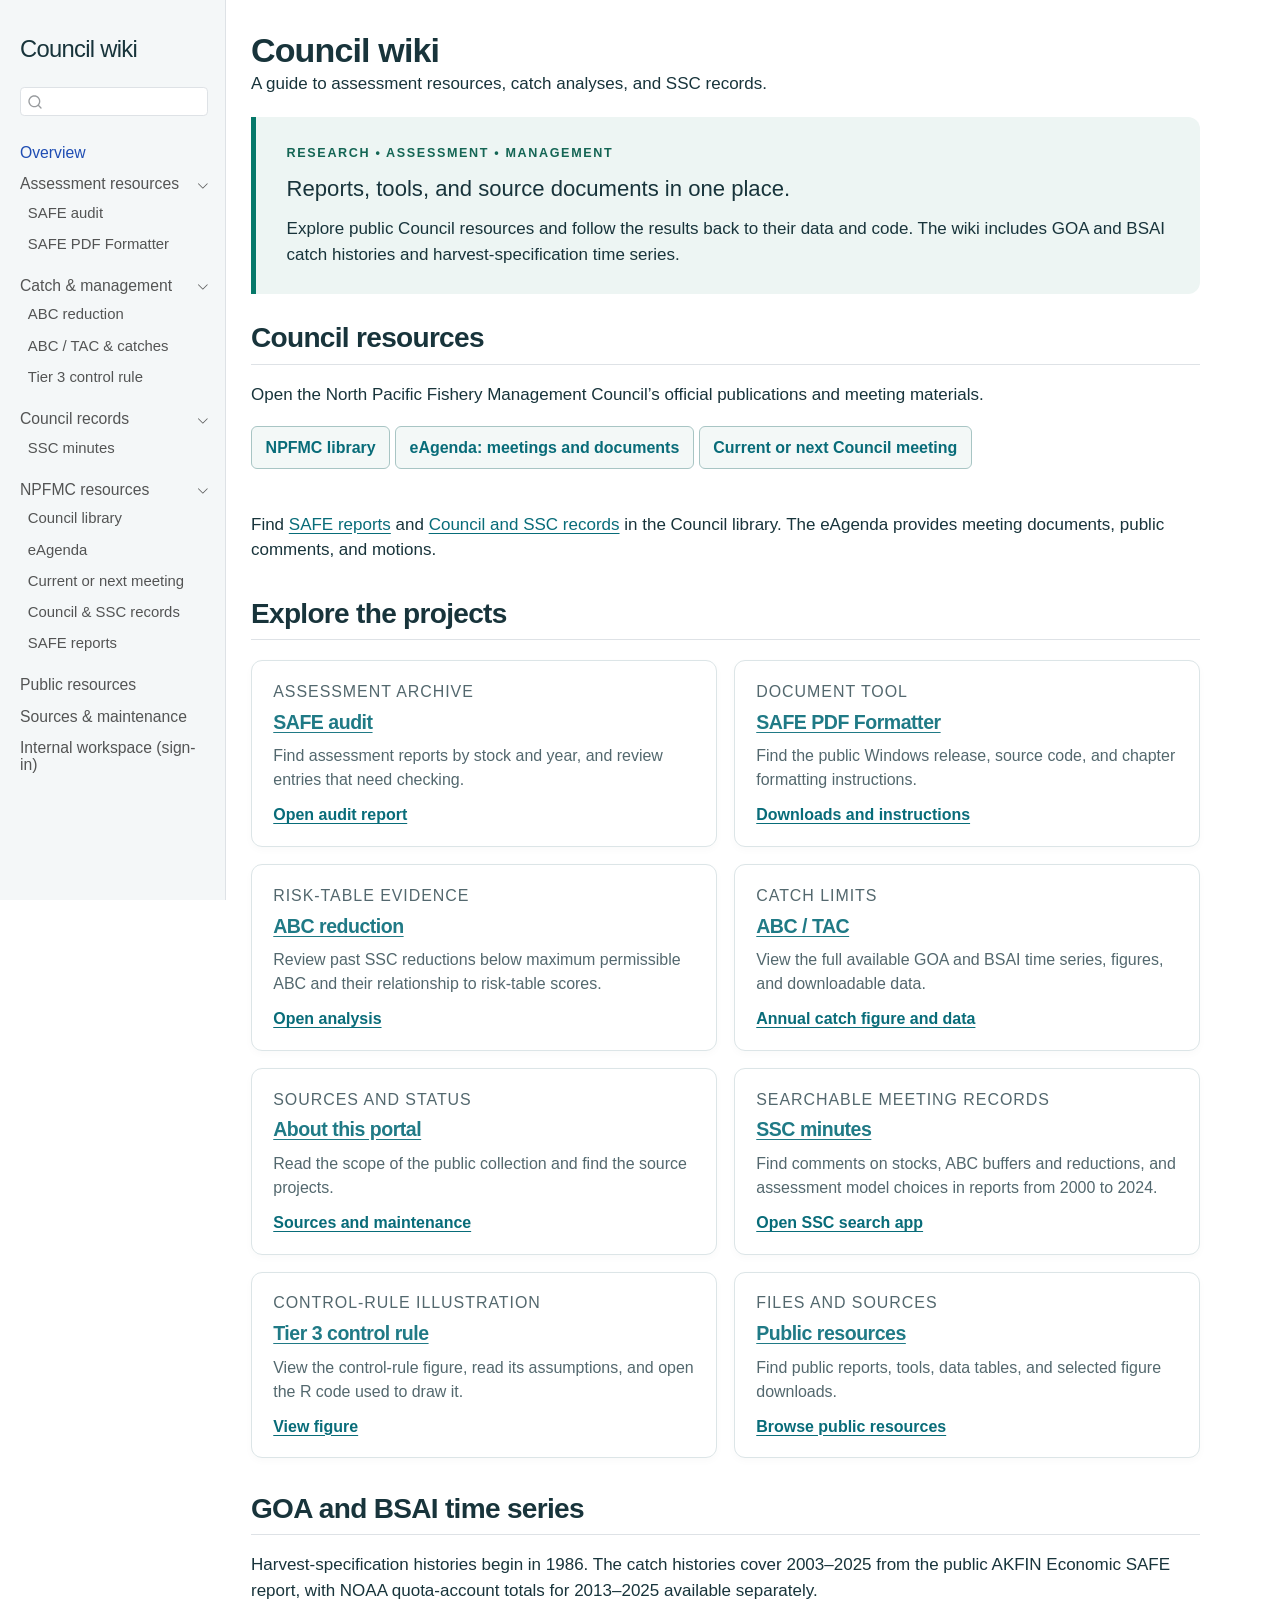
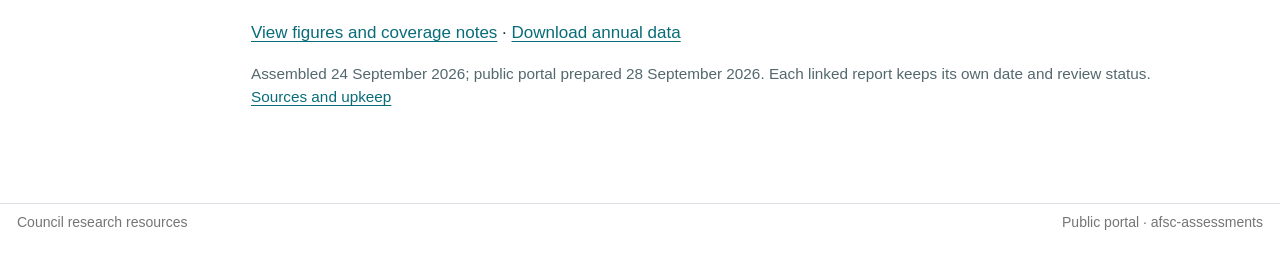
<file: index.html>
<!DOCTYPE html>
<html xmlns="http://www.w3.org/1999/xhtml" lang="en" xml:lang="en"><head>

<meta charset="utf-8">
<meta name="generator" content="quarto-1.10.18">

<meta name="viewport" content="width=device-width, initial-scale=1.0, user-scalable=yes">

<meta name="description" content="A guide to assessment resources, catch analyses, and SSC records.">

<title>Council wiki</title>
<style>
/* Default styles provided by pandoc.
** See https://pandoc.org/MANUAL.html#variables-for-html for config info.
*/
span.smallcaps{font-variant: small-caps;}
div.columns{display: flex; gap: 1.5em;}
div.column{flex: auto;}
@media screen {
div.columns{gap: min(4vw, 1.5em);}
div.column{overflow-x: auto;}
}
div.hanging-indent{margin-left: 1.5em; text-indent: -1.5em;}
ul.task-list{list-style: none;}
ul.task-list li input[type="checkbox"] {
  width: 0.8em;
  margin: 0 0.8em 0.2em -1em; /* quarto-specific, see https://github.com/quarto-dev/quarto-cli/issues/4556 */ 
  vertical-align: middle;
}
</style>


<script src="site_libs/quarto-nav/quarto-nav.js"></script>
<script src="site_libs/quarto-nav/headroom.min.js"></script>
<script src="site_libs/clipboard/clipboard.min.js"></script>
<script src="site_libs/quarto-search/autocomplete.umd.js"></script>
<script src="site_libs/quarto-search/fuse.min.js"></script>
<script src="site_libs/quarto-search/quarto-search.js"></script>
<meta name="quarto:offset" content="./">
<script src="site_libs/quarto-html/quarto.js" type="module"></script>
<script src="site_libs/quarto-html/tabsets/tabsets.js" type="module"></script>
<script src="site_libs/quarto-html/popper.min.js"></script>
<script src="site_libs/quarto-html/tippy.umd.min.js"></script>
<script src="site_libs/quarto-html/anchor.min.js"></script>
<link href="site_libs/quarto-html/tippy.css" rel="stylesheet">
<link href="site_libs/quarto-html/quarto-syntax-highlighting-64a204ab8560d761af7679ceaba22944.css" rel="stylesheet" id="quarto-text-highlighting-styles">
<script src="site_libs/bootstrap/bootstrap.min.js"></script>
<link href="site_libs/bootstrap/bootstrap-icons.css" rel="stylesheet">
<link href="site_libs/bootstrap/bootstrap-a8c8cf24dfcc71358108d64de750156e.min.css" rel="stylesheet" append-hash="true" id="quarto-bootstrap" data-mode="light">
<script id="quarto-search-options" type="application/json">{
  "location": "sidebar",
  "copy-button": false,
  "collapse-after": 3,
  "panel-placement": "start",
  "type": "textbox",
  "limit": 50,
  "keyboard-shortcut": [
    "f",
    "/",
    "s"
  ],
  "language": {
    "search-no-results-text": "No results",
    "search-matching-documents-text": "matching documents",
    "search-copy-link-title": "Copy link to search",
    "search-hide-matches-text": "Hide additional matches",
    "search-more-match-text": "more match in this document",
    "search-more-matches-text": "more matches in this document",
    "search-clear-button-title": "Clear",
    "search-text-placeholder": "",
    "search-detached-cancel-button-title": "Cancel",
    "search-submit-button-title": "Submit",
    "search-label": "Search"
  }
}</script>
<style>html{ scroll-behavior: smooth; }</style>


<link rel="stylesheet" href="styles.css">
</head>

<body class="nav-sidebar docked fullcontent quarto-light">

<div id="quarto-search-results"></div>
  <header id="quarto-header" class="headroom fixed-top">
  <nav class="quarto-secondary-nav">
    <div class="container-fluid d-flex">
      <button type="button" class="quarto-btn-toggle btn" data-bs-toggle="collapse" role="button" data-bs-target=".quarto-sidebar-collapse-item" aria-controls="quarto-sidebar" aria-expanded="false" aria-label="Toggle sidebar navigation" onclick="if (window.quartoToggleHeadroom) { window.quartoToggleHeadroom(); }">
        <i class="bi bi-layout-text-sidebar-reverse"></i>
      </button>
        <nav class="quarto-page-breadcrumbs" aria-label="breadcrumb"><ol class="breadcrumb"><li class="breadcrumb-item"><a href="./index.html">Overview</a></li></ol></nav>
        <a class="flex-grow-1" role="navigation" data-bs-toggle="collapse" data-bs-target=".quarto-sidebar-collapse-item" aria-controls="quarto-sidebar" aria-expanded="false" aria-label="Toggle sidebar navigation" onclick="if (window.quartoToggleHeadroom) { window.quartoToggleHeadroom(); }">      
        </a>
      <button type="button" class="btn quarto-search-button" aria-label="Search" onclick="window.quartoOpenSearch();">
        <i class="bi bi-search"></i>
      </button>
    </div>
  </nav>
</header>
<!-- content -->
<div id="quarto-content" class="quarto-container page-columns page-rows-contents page-layout-article">
<!-- sidebar -->
  <nav id="quarto-sidebar" class="sidebar collapse collapse-horizontal quarto-sidebar-collapse-item sidebar-navigation docked overflow-auto">
    <div class="pt-lg-2 mt-2 text-left sidebar-header">
    <div class="sidebar-title mb-0 py-0">
      <a href="./">Council wiki</a> 
    </div>
      </div>
        <div class="mt-2 flex-shrink-0 align-items-center">
        <div class="sidebar-search">
        <div id="quarto-search" class="" title="Search"></div>
        </div>
        </div>
    <div class="sidebar-menu-container"> 
    <ul class="list-unstyled mt-1">
        <li class="sidebar-item">
  <div class="sidebar-item-container"> 
  <a href="./index.html" class="sidebar-item-text sidebar-link active">
 <span class="menu-text">Overview</span></a>
  </div>
</li>
        <li class="sidebar-item sidebar-item-section">
      <div class="sidebar-item-container"> 
            <a class="sidebar-item-text sidebar-link text-start" data-bs-toggle="collapse" data-bs-target="#quarto-sidebar-section-1" role="navigation" aria-expanded="true">
 <span class="menu-text">Assessment resources</span></a>
          <a class="sidebar-item-toggle text-start" data-bs-toggle="collapse" data-bs-target="#quarto-sidebar-section-1" role="navigation" aria-expanded="true" aria-label="Toggle section">
            <i class="bi bi-chevron-right ms-2"></i>
          </a> 
      </div>
      <ul id="quarto-sidebar-section-1" class="collapse list-unstyled sidebar-section depth1 show">  
          <li class="sidebar-item">
  <div class="sidebar-item-container"> 
  <a href="./safe-audit.html" class="sidebar-item-text sidebar-link">
 <span class="menu-text">SAFE audit</span></a>
  </div>
</li>
          <li class="sidebar-item">
  <div class="sidebar-item-container"> 
  <a href="./safe-pdf-formatter.html" class="sidebar-item-text sidebar-link">
 <span class="menu-text">SAFE PDF Formatter</span></a>
  </div>
</li>
      </ul>
  </li>
        <li class="sidebar-item sidebar-item-section">
      <div class="sidebar-item-container"> 
            <a class="sidebar-item-text sidebar-link text-start" data-bs-toggle="collapse" data-bs-target="#quarto-sidebar-section-2" role="navigation" aria-expanded="true">
 <span class="menu-text">Catch &amp; management</span></a>
          <a class="sidebar-item-toggle text-start" data-bs-toggle="collapse" data-bs-target="#quarto-sidebar-section-2" role="navigation" aria-expanded="true" aria-label="Toggle section">
            <i class="bi bi-chevron-right ms-2"></i>
          </a> 
      </div>
      <ul id="quarto-sidebar-section-2" class="collapse list-unstyled sidebar-section depth1 show">  
          <li class="sidebar-item">
  <div class="sidebar-item-container"> 
  <a href="./abc-reduction.html" class="sidebar-item-text sidebar-link">
 <span class="menu-text">ABC reduction</span></a>
  </div>
</li>
          <li class="sidebar-item">
  <div class="sidebar-item-container"> 
  <a href="./abc-tac.html" class="sidebar-item-text sidebar-link">
 <span class="menu-text">ABC / TAC &amp; catches</span></a>
  </div>
</li>
          <li class="sidebar-item">
  <div class="sidebar-item-container"> 
  <a href="./tier-3.html" class="sidebar-item-text sidebar-link">
 <span class="menu-text">Tier 3 control rule</span></a>
  </div>
</li>
      </ul>
  </li>
        <li class="sidebar-item sidebar-item-section">
      <div class="sidebar-item-container"> 
            <a class="sidebar-item-text sidebar-link text-start" data-bs-toggle="collapse" data-bs-target="#quarto-sidebar-section-3" role="navigation" aria-expanded="true">
 <span class="menu-text">Council records</span></a>
          <a class="sidebar-item-toggle text-start" data-bs-toggle="collapse" data-bs-target="#quarto-sidebar-section-3" role="navigation" aria-expanded="true" aria-label="Toggle section">
            <i class="bi bi-chevron-right ms-2"></i>
          </a> 
      </div>
      <ul id="quarto-sidebar-section-3" class="collapse list-unstyled sidebar-section depth1 show">  
          <li class="sidebar-item">
  <div class="sidebar-item-container"> 
  <a href="./ssc-minutes.html" class="sidebar-item-text sidebar-link">
 <span class="menu-text">SSC minutes</span></a>
  </div>
</li>
      </ul>
  </li>
        <li class="sidebar-item sidebar-item-section">
      <div class="sidebar-item-container"> 
            <a class="sidebar-item-text sidebar-link text-start" data-bs-toggle="collapse" data-bs-target="#quarto-sidebar-section-4" role="navigation" aria-expanded="true">
 <span class="menu-text">NPFMC resources</span></a>
          <a class="sidebar-item-toggle text-start" data-bs-toggle="collapse" data-bs-target="#quarto-sidebar-section-4" role="navigation" aria-expanded="true" aria-label="Toggle section">
            <i class="bi bi-chevron-right ms-2"></i>
          </a> 
      </div>
      <ul id="quarto-sidebar-section-4" class="collapse list-unstyled sidebar-section depth1 show">  
          <li class="sidebar-item">
  <div class="sidebar-item-container"> 
  <a href="https://www.npfmc.org/library/" class="sidebar-item-text sidebar-link">
 <span class="menu-text">Council library</span></a>
  </div>
</li>
          <li class="sidebar-item">
  <div class="sidebar-item-container"> 
  <a href="https://meetings.npfmc.org/" class="sidebar-item-text sidebar-link">
 <span class="menu-text">eAgenda</span></a>
  </div>
</li>
          <li class="sidebar-item">
  <div class="sidebar-item-container"> 
  <a href="https://www.npfmc.org/current-or-next-council-meeting/" class="sidebar-item-text sidebar-link">
 <span class="menu-text">Current or next meeting</span></a>
  </div>
</li>
          <li class="sidebar-item">
  <div class="sidebar-item-container"> 
  <a href="https://www.npfmc.org/library/council-records/" class="sidebar-item-text sidebar-link">
 <span class="menu-text">Council &amp; SSC records</span></a>
  </div>
</li>
          <li class="sidebar-item">
  <div class="sidebar-item-container"> 
  <a href="https://www.npfmc.org/library/safe-reports/" class="sidebar-item-text sidebar-link">
 <span class="menu-text">SAFE reports</span></a>
  </div>
</li>
      </ul>
  </li>
        <li class="sidebar-item">
  <div class="sidebar-item-container"> 
  <a href="./library.html" class="sidebar-item-text sidebar-link">
 <span class="menu-text">Public resources</span></a>
  </div>
</li>
        <li class="sidebar-item">
  <div class="sidebar-item-container"> 
  <a href="./about.html" class="sidebar-item-text sidebar-link">
 <span class="menu-text">Sources &amp; maintenance</span></a>
  </div>
</li>
        <li class="sidebar-item">
  <div class="sidebar-item-container"> 
  <a href="./safe-review.html" class="sidebar-item-text sidebar-link">
 <span class="menu-text">Internal workspace (sign-in)</span></a>
  </div>
</li>
    </ul>
    </div>
</nav>
<div id="quarto-sidebar-glass" class="quarto-sidebar-collapse-item" data-bs-toggle="collapse" data-bs-target=".quarto-sidebar-collapse-item"></div>
<!-- margin-sidebar -->
    
<!-- main -->
<main class="content" id="quarto-document-content">

<header id="title-block-header" class="quarto-title-block default">
<div class="quarto-title">
<h1 class="title">Council wiki</h1>
</div>

<div>
  <div class="description">
    A guide to assessment resources, catch analyses, and SSC records.
  </div>
</div>


<div class="quarto-title-meta">

    
  
    
  </div>
  


</header>


<div class="hero">
<div class="eyebrow">
<p>Research • assessment • management</p>
</div>
<div class="lead">
<p>Reports, tools, and source documents in one place.</p>
</div>
<p>Explore public Council resources and follow the results back to their data and code. The wiki includes GOA and BSAI catch histories and harvest-specification time series.</p>
</div>
<section id="council-resources" class="level2">
<h2 class="anchored" data-anchor-id="council-resources">Council resources</h2>
<p>Open the North Pacific Fishery Management Council’s official publications and meeting materials.</p>
<div class="resource-links">
<p><a href="https://www.npfmc.org/library/">NPFMC library</a> <a href="https://meetings.npfmc.org/">eAgenda: meetings and documents</a> <a href="https://www.npfmc.org/current-or-next-council-meeting/">Current or next Council meeting</a></p>
</div>
<p>Find <a href="https://www.npfmc.org/library/safe-reports/">SAFE reports</a> and <a href="https://www.npfmc.org/library/council-records/">Council and SSC records</a> in the Council library. The eAgenda provides meeting documents, public comments, and motions.</p>
</section>
<section id="explore-the-projects" class="level2">
<h2 class="anchored" data-anchor-id="explore-the-projects">Explore the projects</h2>
<div class="topic-grid">
<div class="topic-card">
<div class="tag">
<p>Assessment archive</p>
</div>
<section id="safe-audit" class="level3">
<h3 class="anchored" data-anchor-id="safe-audit"><a href="./safe-audit.html">SAFE audit</a></h3>
<p>Find assessment reports by stock and year, and review entries that need checking.</p>
<p><a href="https://afsc-assessments.github.io/safe_audit/">Open audit report</a></p>
</section>
</div>
<div class="topic-card">
<div class="tag">
<p>Document tool</p>
</div>
<section id="safe-pdf-formatter" class="level3">
<h3 class="anchored" data-anchor-id="safe-pdf-formatter"><a href="./safe-pdf-formatter.html">SAFE PDF Formatter</a></h3>
<p>Find the public Windows release, source code, and chapter formatting instructions.</p>
<p><a href="./safe-pdf-formatter.html">Downloads and instructions</a></p>
</section>
</div>
<div class="topic-card">
<div class="tag">
<p>Risk-table evidence</p>
</div>
<section id="abc-reduction" class="level3">
<h3 class="anchored" data-anchor-id="abc-reduction"><a href="./abc-reduction.html">ABC reduction</a></h3>
<p>Review past SSC reductions below maximum permissible ABC and their relationship to risk-table scores.</p>
<p><a href="https://jimianelli.github.io/abc_reduction/">Open analysis</a></p>
</section>
</div>
<div class="topic-card">
<div class="tag">
<p>Catch limits</p>
</div>
<section id="abc-tac" class="level3">
<h3 class="anchored" data-anchor-id="abc-tac"><a href="./abc-tac.html">ABC / TAC</a></h3>
<p>View the full available GOA and BSAI time series, figures, and downloadable data.</p>
<p><a href="./abc-tac.html">Annual catch figure and data</a></p>
</section>
</div>
<div class="topic-card">
<div class="tag">
<p>Sources and status</p>
</div>
<section id="about-this-portal" class="level3">
<h3 class="anchored" data-anchor-id="about-this-portal"><a href="./about.html">About this portal</a></h3>
<p>Read the scope of the public collection and find the source projects.</p>
<p><a href="./about.html">Sources and maintenance</a></p>
</section>
</div>
<div class="topic-card">
<div class="tag">
<p>Searchable meeting records</p>
</div>
<section id="ssc-minutes" class="level3">
<h3 class="anchored" data-anchor-id="ssc-minutes"><a href="./ssc-minutes.html">SSC minutes</a></h3>
<p>Find comments on stocks, ABC buffers and reductions, and assessment model choices in reports from 2000 to 2024.</p>
<p><a href="https://afsc-assessments.github.io/ssc-stock-comments/">Open SSC search app</a></p>
</section>
</div>
<div class="topic-card">
<div class="tag">
<p>Control-rule illustration</p>
</div>
<section id="tier-3-control-rule" class="level3">
<h3 class="anchored" data-anchor-id="tier-3-control-rule"><a href="./tier-3.html">Tier 3 control rule</a></h3>
<p>View the control-rule figure, read its assumptions, and open the R code used to draw it.</p>
<p><a href="./tier-3.html">View figure</a></p>
</section>
</div>
<div class="topic-card">
<div class="tag">
<p>Files and sources</p>
</div>
<section id="public-resources" class="level3">
<h3 class="anchored" data-anchor-id="public-resources"><a href="./library.html">Public resources</a></h3>
<p>Find public reports, tools, data tables, and selected figure downloads.</p>
<p><a href="./library.html">Browse public resources</a></p>
</section>
</div>
</div>
</section>
<section id="goa-and-bsai-time-series" class="level2">
<h2 class="anchored" data-anchor-id="goa-and-bsai-time-series">GOA and BSAI time series</h2>
<p>Harvest-specification histories begin in 1986. The catch histories cover 2003–2025 from the public AKFIN Economic SAFE report, with NOAA quota-account totals for 2013–2025 available separately.</p>
<p><a href="./abc-tac.html">View figures and coverage notes</a> · <a href="./library.html#goa-and-bsai-time-series">Download annual data</a></p>
<div class="meta-note">
<p>Assembled 24 September 2026; public portal prepared 28 September 2026. Each linked report keeps its own date and review status. <a href="./about.html">Sources and upkeep</a></p>
</div>


</section>

</main> <!-- /main -->
<script id="quarto-html-after-body" type="application/javascript">
  window.document.addEventListener("DOMContentLoaded", function (event) {
    const icon = "";
    const anchorJS = new window.AnchorJS();
    anchorJS.options = {
      placement: 'right',
      icon: icon
    };
    anchorJS.add('.anchored');
    const isCodeAnnotation = (el) => {
      for (const clz of el.classList) {
        if (clz.startsWith('code-annotation-')) {                     
          return true;
        }
      }
      return false;
    }
    const onCopySuccess = function(e) {
      // button target
      const button = e.trigger;
      // don't keep focus
      button.blur();
      // flash "checked"
      button.classList.add('code-copy-button-checked');
      var currentTitle = button.getAttribute("title");
      button.setAttribute("title", "Copied!");
      let tooltip;
      if (window.bootstrap) {
        button.setAttribute("data-bs-toggle", "tooltip");
        button.setAttribute("data-bs-placement", "left");
        button.setAttribute("data-bs-title", "Copied!");
        tooltip = new bootstrap.Tooltip(button, 
          { trigger: "manual", 
            customClass: "code-copy-button-tooltip",
            offset: [0, -8]});
        tooltip.show();    
      }
      setTimeout(function() {
        if (tooltip) {
          tooltip.hide();
          button.removeAttribute("data-bs-title");
          button.removeAttribute("data-bs-toggle");
          button.removeAttribute("data-bs-placement");
        }
        button.setAttribute("title", currentTitle);
        button.classList.remove('code-copy-button-checked');
      }, 1000);
      // clear code selection
      e.clearSelection();
    }
    const getTextToCopy = function(trigger) {
      const outerScaffold = trigger.parentElement.cloneNode(true);
      const codeEl = outerScaffold.querySelector('code');
      for (const childEl of codeEl.children) {
        if (isCodeAnnotation(childEl)) {
          childEl.remove();
        }
      }
      return codeEl.innerText;
    }
    const clipboard = new window.ClipboardJS('.code-copy-button:not([data-in-quarto-modal])', {
      text: getTextToCopy
    });
    clipboard.on('success', onCopySuccess);
    if (window.document.getElementById('quarto-embedded-source-code-modal')) {
      const clipboardModal = new window.ClipboardJS('.code-copy-button[data-in-quarto-modal]', {
        text: getTextToCopy,
        container: window.document.getElementById('quarto-embedded-source-code-modal')
      });
      clipboardModal.on('success', onCopySuccess);
    }
      var localhostRegex = new RegExp(/^(?:http|https):\/\/localhost\:?[0-9]*\//);
      var mailtoRegex = new RegExp(/^mailto:/);
        var filterRegex = new RegExp("https:\/\/afsc-assessments\.github\.io\/Council_related_site\/");
      var isInternal = (href) => {
          return filterRegex.test(href) || localhostRegex.test(href) || mailtoRegex.test(href);
      }
      // Inspect non-navigation links and adorn them if external
     var links = window.document.querySelectorAll('a[href]:not(.nav-link):not(.navbar-brand):not(.toc-action):not(.sidebar-link):not(.sidebar-item-toggle):not(.pagination-link):not(.no-external):not([aria-hidden]):not(.dropdown-item):not(.quarto-navigation-tool):not(.about-link)');
      for (var i=0; i<links.length; i++) {
        const link = links[i];
        if (!isInternal(link.href)) {
          // undo the damage that might have been done by quarto-nav.js in the case of
          // links that we want to consider external
          if (link.dataset.originalHref !== undefined) {
            link.href = link.dataset.originalHref;
          }
            // target, if specified
            link.setAttribute("target", "_blank");
            if (link.getAttribute("rel") === null) {
              link.setAttribute("rel", "noopener");
            }
        }
      }
    function tippyHover(el, contentFn, onTriggerFn, onUntriggerFn) {
      const config = {
        allowHTML: true,
        maxWidth: 500,
        delay: 100,
        arrow: false,
        appendTo: function(el) {
            return el.parentElement;
        },
        interactive: true,
        interactiveBorder: 10,
        theme: 'quarto',
        placement: 'bottom-start',
      };
      if (contentFn) {
        config.content = contentFn;
      }
      if (onTriggerFn) {
        config.onTrigger = onTriggerFn;
      }
      if (onUntriggerFn) {
        config.onUntrigger = onUntriggerFn;
      }
      window.tippy(el, config); 
    }
    const noterefs = window.document.querySelectorAll('a[role="doc-noteref"]');
    for (var i=0; i<noterefs.length; i++) {
      const ref = noterefs[i];
      tippyHover(ref, function() {
        // use id or data attribute instead here
        let href = ref.getAttribute('data-footnote-href') || ref.getAttribute('href');
        try { href = new URL(href).hash; } catch {}
        const id = href.replace(/^#\/?/, "");
        const note = window.document.getElementById(id);
        if (note) {
          return note.innerHTML;
        } else {
          return "";
        }
      });
    }
    const xrefs = window.document.querySelectorAll('a.quarto-xref');
    const processXRef = (id, note) => {
      // Strip column container classes
      const stripColumnClz = (el) => {
        el.classList.remove("page-full", "page-columns");
        if (el.children) {
          for (const child of el.children) {
            stripColumnClz(child);
          }
        }
      }
      stripColumnClz(note)
      if (id === null || id.startsWith('sec-')) {
        // Special case sections, only their first couple elements
        const container = document.createElement("div");
        if (note.children && note.children.length > 2) {
          container.appendChild(note.children[0].cloneNode(true));
          for (let i = 1; i < note.children.length; i++) {
            const child = note.children[i];
            if (child.tagName === "P" && child.innerText === "") {
              continue;
            } else {
              container.appendChild(child.cloneNode(true));
              break;
            }
          }
          if (window.Quarto?.typesetMath) {
            window.Quarto.typesetMath(container);
          }
          return container.innerHTML
        } else {
          if (window.Quarto?.typesetMath) {
            window.Quarto.typesetMath(note);
          }
          return note.innerHTML;
        }
      } else {
        // Remove any anchor links if they are present
        const anchorLink = note.querySelector('a.anchorjs-link');
        if (anchorLink) {
          anchorLink.remove();
        }
        if (window.Quarto?.typesetMath) {
          window.Quarto.typesetMath(note);
        }
        if (note.classList.contains("callout")) {
          return note.outerHTML;
        } else {
          return note.innerHTML;
        }
      }
    }
    for (var i=0; i<xrefs.length; i++) {
      const xref = xrefs[i];
      tippyHover(xref, undefined, function(instance) {
        instance.disable();
        let url = xref.getAttribute('href');
        let hash = undefined; 
        if (url.startsWith('#')) {
          hash = url;
        } else {
          try { hash = new URL(url).hash; } catch {}
        }
        if (hash) {
          const id = hash.replace(/^#\/?/, "");
          const note = window.document.getElementById(id);
          if (note !== null) {
            try {
              const html = processXRef(id, note.cloneNode(true));
              instance.setContent(html);
            } finally {
              instance.enable();
              instance.show();
            }
          } else {
            // See if we can fetch this
            fetch(url.split('#')[0])
            .then(res => res.text())
            .then(html => {
              const parser = new DOMParser();
              const htmlDoc = parser.parseFromString(html, "text/html");
              const note = htmlDoc.getElementById(id);
              if (note !== null) {
                const html = processXRef(id, note);
                instance.setContent(html);
              } 
            }).finally(() => {
              instance.enable();
              instance.show();
            });
          }
        } else {
          // See if we can fetch a full url (with no hash to target)
          // This is a special case and we should probably do some content thinning / targeting
          fetch(url)
          .then(res => res.text())
          .then(html => {
            const parser = new DOMParser();
            const htmlDoc = parser.parseFromString(html, "text/html");
            const note = htmlDoc.querySelector('main.content');
            if (note !== null) {
              // This should only happen for chapter cross references
              // (since there is no id in the URL)
              // remove the first header
              if (note.children.length > 0 && note.children[0].tagName === "HEADER") {
                note.children[0].remove();
              }
              const html = processXRef(null, note);
              instance.setContent(html);
            } 
          }).finally(() => {
            instance.enable();
            instance.show();
          });
        }
      }, function(instance) {
      });
    }
        let selectedAnnoteEl;
        const selectorForAnnotation = ( cell, annotation) => {
          let cellAttr = 'data-code-cell="' + cell + '"';
          let lineAttr = 'data-code-annotation="' +  annotation + '"';
          const selector = 'span[' + cellAttr + '][' + lineAttr + ']';
          return selector;
        }
        const selectCodeLines = (annoteEl) => {
          const doc = window.document;
          const targetCell = annoteEl.getAttribute("data-target-cell");
          const targetAnnotation = annoteEl.getAttribute("data-target-annotation");
          const annoteSpan = window.document.querySelector(selectorForAnnotation(targetCell, targetAnnotation));
          const lines = annoteSpan.getAttribute("data-code-lines").split(",");
          const lineIds = lines.map((line) => {
            return targetCell + "-" + line;
          })
          let top = null;
          let height = null;
          let parent = null;
          if (lineIds.length > 0) {
              //compute the position of the single el (top and bottom and make a div)
              const el = window.document.getElementById(lineIds[0]);
              top = el.offsetTop;
              height = el.offsetHeight;
              parent = el.parentElement.parentElement;
            if (lineIds.length > 1) {
              const lastEl = window.document.getElementById(lineIds[lineIds.length - 1]);
              const bottom = lastEl.offsetTop + lastEl.offsetHeight;
              height = bottom - top;
            }
            if (top !== null && height !== null && parent !== null) {
              // cook up a div (if necessary) and position it 
              let div = window.document.getElementById("code-annotation-line-highlight");
              if (div === null) {
                div = window.document.createElement("div");
                div.setAttribute("id", "code-annotation-line-highlight");
                div.style.position = 'absolute';
                parent.appendChild(div);
              }
              div.style.top = top - 2 + "px";
              div.style.height = height + 4 + "px";
              div.style.left = 0;
              let gutterDiv = window.document.getElementById("code-annotation-line-highlight-gutter");
              if (gutterDiv === null) {
                gutterDiv = window.document.createElement("div");
                gutterDiv.setAttribute("id", "code-annotation-line-highlight-gutter");
                gutterDiv.style.position = 'absolute';
                const codeCell = window.document.getElementById(targetCell);
                const gutter = codeCell.querySelector('.code-annotation-gutter');
                gutter.appendChild(gutterDiv);
              }
              gutterDiv.style.top = top - 2 + "px";
              gutterDiv.style.height = height + 4 + "px";
            }
            selectedAnnoteEl = annoteEl;
          }
        };
        const unselectCodeLines = () => {
          const elementsIds = ["code-annotation-line-highlight", "code-annotation-line-highlight-gutter"];
          elementsIds.forEach((elId) => {
            const div = window.document.getElementById(elId);
            if (div) {
              div.remove();
            }
          });
          selectedAnnoteEl = undefined;
        };
          // Handle positioning of the toggle
      window.addEventListener(
        "resize",
        throttle(() => {
          elRect = undefined;
          if (selectedAnnoteEl) {
            selectCodeLines(selectedAnnoteEl);
          }
        }, 10)
      );
      function throttle(fn, ms) {
      let throttle = false;
      let timer;
        return (...args) => {
          if(!throttle) { // first call gets through
              fn.apply(this, args);
              throttle = true;
          } else { // all the others get throttled
              if(timer) clearTimeout(timer); // cancel #2
              timer = setTimeout(() => {
                fn.apply(this, args);
                timer = throttle = false;
              }, ms);
          }
        };
      }
        // Attach click handler to the DT
        const annoteDls = window.document.querySelectorAll('dt[data-target-cell]');
        for (const annoteDlNode of annoteDls) {
          annoteDlNode.addEventListener('click', (event) => {
            const clickedEl = event.target;
            if (clickedEl !== selectedAnnoteEl) {
              unselectCodeLines();
              const activeEl = window.document.querySelector('dt[data-target-cell].code-annotation-active');
              if (activeEl) {
                activeEl.classList.remove('code-annotation-active');
              }
              selectCodeLines(clickedEl);
              clickedEl.classList.add('code-annotation-active');
            } else {
              // Unselect the line
              unselectCodeLines();
              clickedEl.classList.remove('code-annotation-active');
            }
          });
        }
    const findCites = (el) => {
      const parentEl = el.parentElement;
      if (parentEl) {
        const cites = parentEl.dataset.cites;
        if (cites) {
          return {
            el,
            cites: cites.split(' ')
          };
        } else {
          return findCites(el.parentElement)
        }
      } else {
        return undefined;
      }
    };
    var bibliorefs = window.document.querySelectorAll('a[role="doc-biblioref"]');
    for (var i=0; i<bibliorefs.length; i++) {
      const ref = bibliorefs[i];
      const citeInfo = findCites(ref);
      if (citeInfo) {
        tippyHover(citeInfo.el, function() {
          var popup = window.document.createElement('div');
          citeInfo.cites.forEach(function(cite) {
            var citeDiv = window.document.createElement('div');
            citeDiv.classList.add('hanging-indent');
            citeDiv.classList.add('csl-entry');
            var biblioDiv = window.document.getElementById('ref-' + cite);
            if (biblioDiv) {
              citeDiv.innerHTML = biblioDiv.innerHTML;
            }
            popup.appendChild(citeDiv);
          });
          return popup.innerHTML;
        });
      }
    }
  });
  </script>
</div> <!-- /content -->
<footer class="footer">
  <div class="nav-footer">
    <div class="nav-footer-left">
<p>Council research resources</p>
</div>   
    <div class="nav-footer-center">
      &nbsp;
    </div>
    <div class="nav-footer-right">
<p>Public portal · afsc-assessments</p>
</div>
  </div>
</footer>




<script src="site_libs/quarto-html/zenscroll-min.js"></script>
</body></html>
</file>
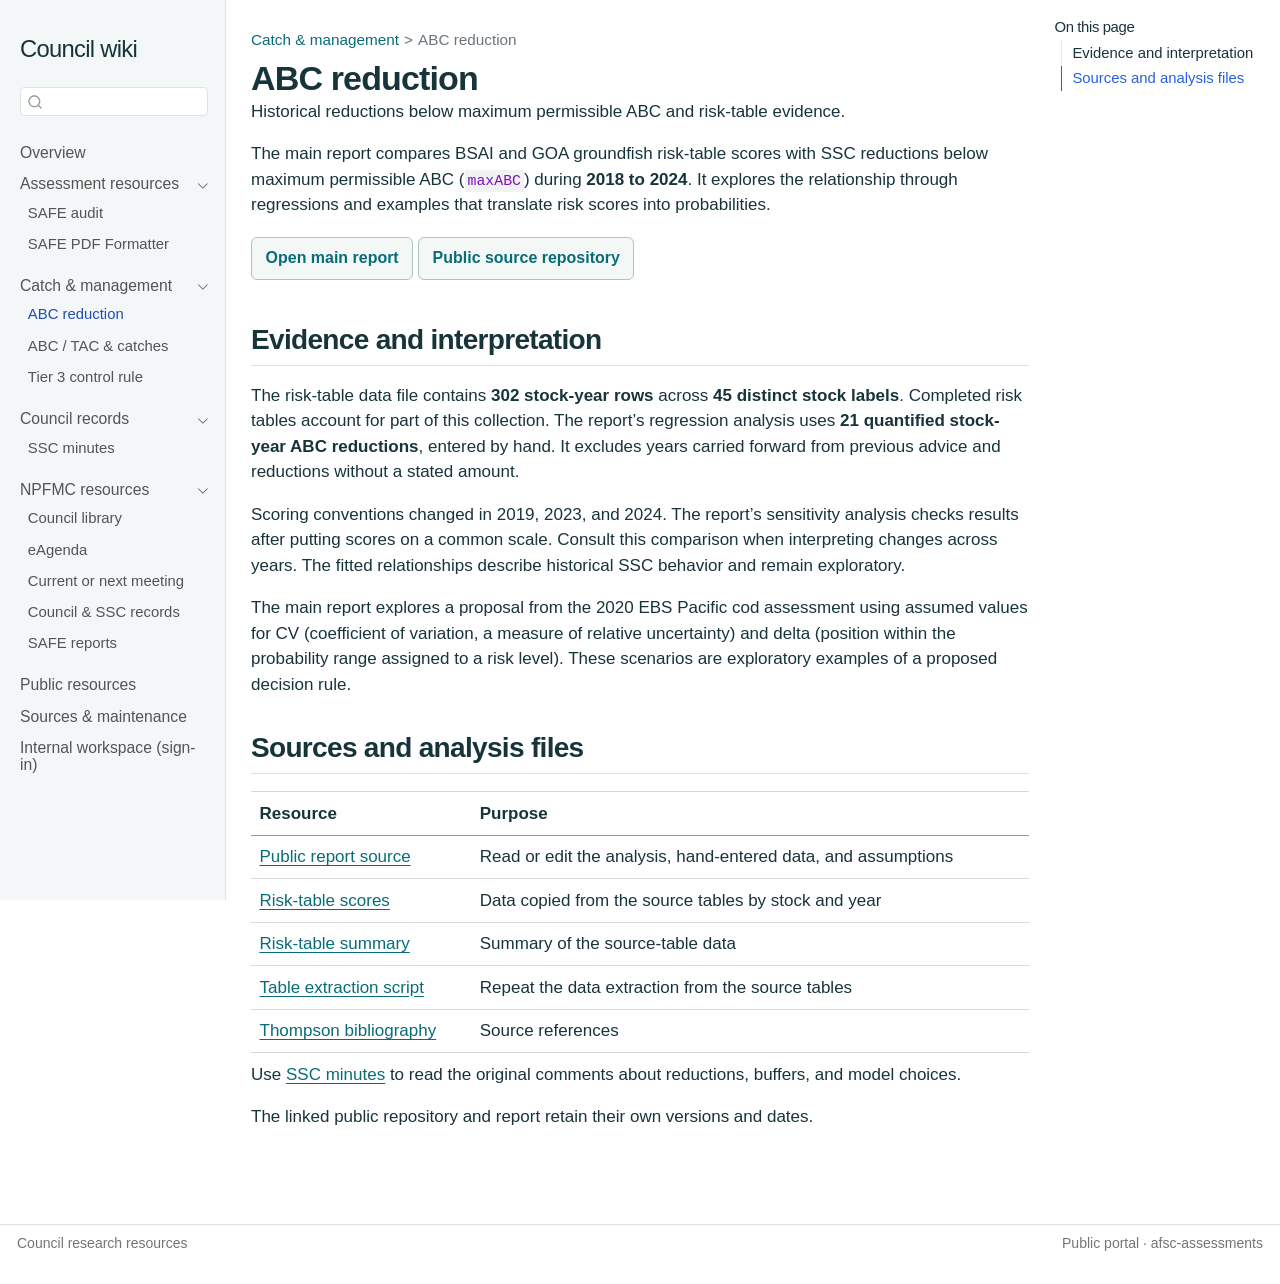
<file: abc-reduction.html>
<!DOCTYPE html>
<html xmlns="http://www.w3.org/1999/xhtml" lang="en" xml:lang="en"><head>

<meta charset="utf-8">
<meta name="generator" content="quarto-1.10.18">

<meta name="viewport" content="width=device-width, initial-scale=1.0, user-scalable=yes">

<meta name="description" content="Historical reductions below maximum permissible ABC and risk-table evidence.">

<title>ABC reduction – Council wiki</title>
<style>
/* Default styles provided by pandoc.
** See https://pandoc.org/MANUAL.html#variables-for-html for config info.
*/
span.smallcaps{font-variant: small-caps;}
div.columns{display: flex; gap: 1.5em;}
div.column{flex: auto;}
@media screen {
div.columns{gap: min(4vw, 1.5em);}
div.column{overflow-x: auto;}
}
div.hanging-indent{margin-left: 1.5em; text-indent: -1.5em;}
ul.task-list{list-style: none;}
ul.task-list li input[type="checkbox"] {
  width: 0.8em;
  margin: 0 0.8em 0.2em -1em; /* quarto-specific, see https://github.com/quarto-dev/quarto-cli/issues/4556 */ 
  vertical-align: middle;
}
</style>


<script src="site_libs/quarto-nav/quarto-nav.js"></script>
<script src="site_libs/quarto-nav/headroom.min.js"></script>
<script src="site_libs/clipboard/clipboard.min.js"></script>
<script src="site_libs/quarto-search/autocomplete.umd.js"></script>
<script src="site_libs/quarto-search/fuse.min.js"></script>
<script src="site_libs/quarto-search/quarto-search.js"></script>
<meta name="quarto:offset" content="./">
<script src="site_libs/quarto-html/quarto.js" type="module"></script>
<script src="site_libs/quarto-html/tabsets/tabsets.js" type="module"></script>
<script src="site_libs/quarto-html/popper.min.js"></script>
<script src="site_libs/quarto-html/tippy.umd.min.js"></script>
<script src="site_libs/quarto-html/anchor.min.js"></script>
<link href="site_libs/quarto-html/tippy.css" rel="stylesheet">
<link href="site_libs/quarto-html/quarto-syntax-highlighting-64a204ab8560d761af7679ceaba22944.css" rel="stylesheet" id="quarto-text-highlighting-styles">
<script src="site_libs/bootstrap/bootstrap.min.js"></script>
<link href="site_libs/bootstrap/bootstrap-icons.css" rel="stylesheet">
<link href="site_libs/bootstrap/bootstrap-a8c8cf24dfcc71358108d64de750156e.min.css" rel="stylesheet" append-hash="true" id="quarto-bootstrap" data-mode="light">
<script id="quarto-search-options" type="application/json">{
  "location": "sidebar",
  "copy-button": false,
  "collapse-after": 3,
  "panel-placement": "start",
  "type": "textbox",
  "limit": 50,
  "keyboard-shortcut": [
    "f",
    "/",
    "s"
  ],
  "language": {
    "search-no-results-text": "No results",
    "search-matching-documents-text": "matching documents",
    "search-copy-link-title": "Copy link to search",
    "search-hide-matches-text": "Hide additional matches",
    "search-more-match-text": "more match in this document",
    "search-more-matches-text": "more matches in this document",
    "search-clear-button-title": "Clear",
    "search-text-placeholder": "",
    "search-detached-cancel-button-title": "Cancel",
    "search-submit-button-title": "Submit",
    "search-label": "Search"
  }
}</script>
<style>html{ scroll-behavior: smooth; }</style>


<link rel="stylesheet" href="styles.css">
</head>

<body class="nav-sidebar docked quarto-light">

<div id="quarto-search-results"></div>
  <header id="quarto-header" class="headroom fixed-top">
  <nav class="quarto-secondary-nav">
    <div class="container-fluid d-flex">
      <button type="button" class="quarto-btn-toggle btn" data-bs-toggle="collapse" role="button" data-bs-target=".quarto-sidebar-collapse-item" aria-controls="quarto-sidebar" aria-expanded="false" aria-label="Toggle sidebar navigation" onclick="if (window.quartoToggleHeadroom) { window.quartoToggleHeadroom(); }">
        <i class="bi bi-layout-text-sidebar-reverse"></i>
      </button>
        <nav class="quarto-page-breadcrumbs" aria-label="breadcrumb"><ol class="breadcrumb"><li class="breadcrumb-item"><a href="./abc-reduction.html">Catch &amp; management</a></li><li class="breadcrumb-item"><a href="./abc-reduction.html">ABC reduction</a></li></ol></nav>
        <a class="flex-grow-1" role="navigation" data-bs-toggle="collapse" data-bs-target=".quarto-sidebar-collapse-item" aria-controls="quarto-sidebar" aria-expanded="false" aria-label="Toggle sidebar navigation" onclick="if (window.quartoToggleHeadroom) { window.quartoToggleHeadroom(); }">      
        </a>
      <button type="button" class="btn quarto-search-button" aria-label="Search" onclick="window.quartoOpenSearch();">
        <i class="bi bi-search"></i>
      </button>
    </div>
  </nav>
</header>
<!-- content -->
<div id="quarto-content" class="quarto-container page-columns page-rows-contents page-layout-article">
<!-- sidebar -->
  <nav id="quarto-sidebar" class="sidebar collapse collapse-horizontal quarto-sidebar-collapse-item sidebar-navigation docked overflow-auto">
    <div class="pt-lg-2 mt-2 text-left sidebar-header">
    <div class="sidebar-title mb-0 py-0">
      <a href="./">Council wiki</a> 
    </div>
      </div>
        <div class="mt-2 flex-shrink-0 align-items-center">
        <div class="sidebar-search">
        <div id="quarto-search" class="" title="Search"></div>
        </div>
        </div>
    <div class="sidebar-menu-container"> 
    <ul class="list-unstyled mt-1">
        <li class="sidebar-item">
  <div class="sidebar-item-container"> 
  <a href="./index.html" class="sidebar-item-text sidebar-link">
 <span class="menu-text">Overview</span></a>
  </div>
</li>
        <li class="sidebar-item sidebar-item-section">
      <div class="sidebar-item-container"> 
            <a class="sidebar-item-text sidebar-link text-start" data-bs-toggle="collapse" data-bs-target="#quarto-sidebar-section-1" role="navigation" aria-expanded="true">
 <span class="menu-text">Assessment resources</span></a>
          <a class="sidebar-item-toggle text-start" data-bs-toggle="collapse" data-bs-target="#quarto-sidebar-section-1" role="navigation" aria-expanded="true" aria-label="Toggle section">
            <i class="bi bi-chevron-right ms-2"></i>
          </a> 
      </div>
      <ul id="quarto-sidebar-section-1" class="collapse list-unstyled sidebar-section depth1 show">  
          <li class="sidebar-item">
  <div class="sidebar-item-container"> 
  <a href="./safe-audit.html" class="sidebar-item-text sidebar-link">
 <span class="menu-text">SAFE audit</span></a>
  </div>
</li>
          <li class="sidebar-item">
  <div class="sidebar-item-container"> 
  <a href="./safe-pdf-formatter.html" class="sidebar-item-text sidebar-link">
 <span class="menu-text">SAFE PDF Formatter</span></a>
  </div>
</li>
      </ul>
  </li>
        <li class="sidebar-item sidebar-item-section">
      <div class="sidebar-item-container"> 
            <a class="sidebar-item-text sidebar-link text-start" data-bs-toggle="collapse" data-bs-target="#quarto-sidebar-section-2" role="navigation" aria-expanded="true">
 <span class="menu-text">Catch &amp; management</span></a>
          <a class="sidebar-item-toggle text-start" data-bs-toggle="collapse" data-bs-target="#quarto-sidebar-section-2" role="navigation" aria-expanded="true" aria-label="Toggle section">
            <i class="bi bi-chevron-right ms-2"></i>
          </a> 
      </div>
      <ul id="quarto-sidebar-section-2" class="collapse list-unstyled sidebar-section depth1 show">  
          <li class="sidebar-item">
  <div class="sidebar-item-container"> 
  <a href="./abc-reduction.html" class="sidebar-item-text sidebar-link active">
 <span class="menu-text">ABC reduction</span></a>
  </div>
</li>
          <li class="sidebar-item">
  <div class="sidebar-item-container"> 
  <a href="./abc-tac.html" class="sidebar-item-text sidebar-link">
 <span class="menu-text">ABC / TAC &amp; catches</span></a>
  </div>
</li>
          <li class="sidebar-item">
  <div class="sidebar-item-container"> 
  <a href="./tier-3.html" class="sidebar-item-text sidebar-link">
 <span class="menu-text">Tier 3 control rule</span></a>
  </div>
</li>
      </ul>
  </li>
        <li class="sidebar-item sidebar-item-section">
      <div class="sidebar-item-container"> 
            <a class="sidebar-item-text sidebar-link text-start" data-bs-toggle="collapse" data-bs-target="#quarto-sidebar-section-3" role="navigation" aria-expanded="true">
 <span class="menu-text">Council records</span></a>
          <a class="sidebar-item-toggle text-start" data-bs-toggle="collapse" data-bs-target="#quarto-sidebar-section-3" role="navigation" aria-expanded="true" aria-label="Toggle section">
            <i class="bi bi-chevron-right ms-2"></i>
          </a> 
      </div>
      <ul id="quarto-sidebar-section-3" class="collapse list-unstyled sidebar-section depth1 show">  
          <li class="sidebar-item">
  <div class="sidebar-item-container"> 
  <a href="./ssc-minutes.html" class="sidebar-item-text sidebar-link">
 <span class="menu-text">SSC minutes</span></a>
  </div>
</li>
      </ul>
  </li>
        <li class="sidebar-item sidebar-item-section">
      <div class="sidebar-item-container"> 
            <a class="sidebar-item-text sidebar-link text-start" data-bs-toggle="collapse" data-bs-target="#quarto-sidebar-section-4" role="navigation" aria-expanded="true">
 <span class="menu-text">NPFMC resources</span></a>
          <a class="sidebar-item-toggle text-start" data-bs-toggle="collapse" data-bs-target="#quarto-sidebar-section-4" role="navigation" aria-expanded="true" aria-label="Toggle section">
            <i class="bi bi-chevron-right ms-2"></i>
          </a> 
      </div>
      <ul id="quarto-sidebar-section-4" class="collapse list-unstyled sidebar-section depth1 show">  
          <li class="sidebar-item">
  <div class="sidebar-item-container"> 
  <a href="https://www.npfmc.org/library/" class="sidebar-item-text sidebar-link">
 <span class="menu-text">Council library</span></a>
  </div>
</li>
          <li class="sidebar-item">
  <div class="sidebar-item-container"> 
  <a href="https://meetings.npfmc.org/" class="sidebar-item-text sidebar-link">
 <span class="menu-text">eAgenda</span></a>
  </div>
</li>
          <li class="sidebar-item">
  <div class="sidebar-item-container"> 
  <a href="https://www.npfmc.org/current-or-next-council-meeting/" class="sidebar-item-text sidebar-link">
 <span class="menu-text">Current or next meeting</span></a>
  </div>
</li>
          <li class="sidebar-item">
  <div class="sidebar-item-container"> 
  <a href="https://www.npfmc.org/library/council-records/" class="sidebar-item-text sidebar-link">
 <span class="menu-text">Council &amp; SSC records</span></a>
  </div>
</li>
          <li class="sidebar-item">
  <div class="sidebar-item-container"> 
  <a href="https://www.npfmc.org/library/safe-reports/" class="sidebar-item-text sidebar-link">
 <span class="menu-text">SAFE reports</span></a>
  </div>
</li>
      </ul>
  </li>
        <li class="sidebar-item">
  <div class="sidebar-item-container"> 
  <a href="./library.html" class="sidebar-item-text sidebar-link">
 <span class="menu-text">Public resources</span></a>
  </div>
</li>
        <li class="sidebar-item">
  <div class="sidebar-item-container"> 
  <a href="./about.html" class="sidebar-item-text sidebar-link">
 <span class="menu-text">Sources &amp; maintenance</span></a>
  </div>
</li>
        <li class="sidebar-item">
  <div class="sidebar-item-container"> 
  <a href="./safe-review.html" class="sidebar-item-text sidebar-link">
 <span class="menu-text">Internal workspace (sign-in)</span></a>
  </div>
</li>
    </ul>
    </div>
</nav>
<div id="quarto-sidebar-glass" class="quarto-sidebar-collapse-item" data-bs-toggle="collapse" data-bs-target=".quarto-sidebar-collapse-item"></div>
<!-- margin-sidebar -->
    <div id="quarto-margin-sidebar" class="sidebar margin-sidebar">
        <nav id="TOC" role="doc-toc" class="toc-active">
    <h2 id="toc-title">On this page</h2>
   
  <ul class="collapse">
  <li><a href="#evidence-and-interpretation" id="toc-evidence-and-interpretation" class="nav-link active" data-scroll-target="#evidence-and-interpretation">Evidence and interpretation</a></li>
  <li><a href="#sources-and-analysis-files" id="toc-sources-and-analysis-files" class="nav-link" data-scroll-target="#sources-and-analysis-files">Sources and analysis files</a></li>
  </ul>
</nav>
    </div>
<!-- main -->
<main class="content" id="quarto-document-content">

<header id="title-block-header" class="quarto-title-block default"><nav class="quarto-page-breadcrumbs quarto-title-breadcrumbs d-none d-lg-block" aria-label="breadcrumb"><ol class="breadcrumb"><li class="breadcrumb-item"><a href="./abc-reduction.html">Catch &amp; management</a></li><li class="breadcrumb-item"><a href="./abc-reduction.html">ABC reduction</a></li></ol></nav>
<div class="quarto-title">
<h1 class="title">ABC reduction</h1>
</div>

<div>
  <div class="description">
    Historical reductions below maximum permissible ABC and risk-table evidence.
  </div>
</div>


<div class="quarto-title-meta">

    
  
    
  </div>
  


</header>


<p>The main report compares BSAI and GOA groundfish risk-table scores with SSC reductions below maximum permissible ABC (<code>maxABC</code>) during <strong>2018 to 2024</strong>. It explores the relationship through regressions and examples that translate risk scores into probabilities.</p>
<div class="resource-links">
<p><a href="https://jimianelli.github.io/abc_reduction/">Open main report</a> <a href="https://github.com/jimianelli/abc_reduction">Public source repository</a></p>
</div>
<section id="evidence-and-interpretation" class="level2">
<h2 class="anchored" data-anchor-id="evidence-and-interpretation">Evidence and interpretation</h2>
<p>The risk-table data file contains <strong>302 stock-year rows</strong> across <strong>45 distinct stock labels</strong>. Completed risk tables account for part of this collection. The report’s regression analysis uses <strong>21 quantified stock-year ABC reductions</strong>, entered by hand. It excludes years carried forward from previous advice and reductions without a stated amount.</p>
<p>Scoring conventions changed in 2019, 2023, and 2024. The report’s sensitivity analysis checks results after putting scores on a common scale. Consult this comparison when interpreting changes across years. The fitted relationships describe historical SSC behavior and remain exploratory.</p>
<p>The main report explores a proposal from the 2020 EBS Pacific cod assessment using assumed values for CV (coefficient of variation, a measure of relative uncertainty) and delta (position within the probability range assigned to a risk level). These scenarios are exploratory examples of a proposed decision rule.</p>
</section>
<section id="sources-and-analysis-files" class="level2">
<h2 class="anchored" data-anchor-id="sources-and-analysis-files">Sources and analysis files</h2>
<table class="caption-top table">
<thead>
<tr class="header">
<th>Resource</th>
<th>Purpose</th>
</tr>
</thead>
<tbody>
<tr class="odd">
<td><a href="https://github.com/jimianelli/abc_reduction/blob/main/abc_reduction_analysis.qmd">Public report source</a></td>
<td>Read or edit the analysis, hand-entered data, and assumptions</td>
</tr>
<tr class="even">
<td><a href="https://github.com/jimianelli/abc_reduction/blob/main/groundfish_risk_table_scores.csv">Risk-table scores</a></td>
<td>Data copied from the source tables by stock and year</td>
</tr>
<tr class="odd">
<td><a href="https://github.com/jimianelli/abc_reduction/blob/main/groundfish_risk_table_summary.csv">Risk-table summary</a></td>
<td>Summary of the source-table data</td>
</tr>
<tr class="even">
<td><a href="https://github.com/jimianelli/abc_reduction/blob/main/scripts/extract_groundfish_risk_tables.py">Table extraction script</a></td>
<td>Repeat the data extraction from the source tables</td>
</tr>
<tr class="odd">
<td><a href="https://github.com/jimianelli/abc_reduction/blob/main/Thompson_link_ABC_reduction.bib">Thompson bibliography</a></td>
<td>Source references</td>
</tr>
</tbody>
</table>
<p>Use <a href="./ssc-minutes.html">SSC minutes</a> to read the original comments about reductions, buffers, and model choices.</p>
<p>The linked public repository and report retain their own versions and dates.</p>


</section>

</main> <!-- /main -->
<script id="quarto-html-after-body" type="application/javascript">
  window.document.addEventListener("DOMContentLoaded", function (event) {
    const icon = "";
    const anchorJS = new window.AnchorJS();
    anchorJS.options = {
      placement: 'right',
      icon: icon
    };
    anchorJS.add('.anchored');
    const isCodeAnnotation = (el) => {
      for (const clz of el.classList) {
        if (clz.startsWith('code-annotation-')) {                     
          return true;
        }
      }
      return false;
    }
    const onCopySuccess = function(e) {
      // button target
      const button = e.trigger;
      // don't keep focus
      button.blur();
      // flash "checked"
      button.classList.add('code-copy-button-checked');
      var currentTitle = button.getAttribute("title");
      button.setAttribute("title", "Copied!");
      let tooltip;
      if (window.bootstrap) {
        button.setAttribute("data-bs-toggle", "tooltip");
        button.setAttribute("data-bs-placement", "left");
        button.setAttribute("data-bs-title", "Copied!");
        tooltip = new bootstrap.Tooltip(button, 
          { trigger: "manual", 
            customClass: "code-copy-button-tooltip",
            offset: [0, -8]});
        tooltip.show();    
      }
      setTimeout(function() {
        if (tooltip) {
          tooltip.hide();
          button.removeAttribute("data-bs-title");
          button.removeAttribute("data-bs-toggle");
          button.removeAttribute("data-bs-placement");
        }
        button.setAttribute("title", currentTitle);
        button.classList.remove('code-copy-button-checked');
      }, 1000);
      // clear code selection
      e.clearSelection();
    }
    const getTextToCopy = function(trigger) {
      const outerScaffold = trigger.parentElement.cloneNode(true);
      const codeEl = outerScaffold.querySelector('code');
      for (const childEl of codeEl.children) {
        if (isCodeAnnotation(childEl)) {
          childEl.remove();
        }
      }
      return codeEl.innerText;
    }
    const clipboard = new window.ClipboardJS('.code-copy-button:not([data-in-quarto-modal])', {
      text: getTextToCopy
    });
    clipboard.on('success', onCopySuccess);
    if (window.document.getElementById('quarto-embedded-source-code-modal')) {
      const clipboardModal = new window.ClipboardJS('.code-copy-button[data-in-quarto-modal]', {
        text: getTextToCopy,
        container: window.document.getElementById('quarto-embedded-source-code-modal')
      });
      clipboardModal.on('success', onCopySuccess);
    }
      var localhostRegex = new RegExp(/^(?:http|https):\/\/localhost\:?[0-9]*\//);
      var mailtoRegex = new RegExp(/^mailto:/);
        var filterRegex = new RegExp("https:\/\/afsc-assessments\.github\.io\/Council_related_site\/");
      var isInternal = (href) => {
          return filterRegex.test(href) || localhostRegex.test(href) || mailtoRegex.test(href);
      }
      // Inspect non-navigation links and adorn them if external
     var links = window.document.querySelectorAll('a[href]:not(.nav-link):not(.navbar-brand):not(.toc-action):not(.sidebar-link):not(.sidebar-item-toggle):not(.pagination-link):not(.no-external):not([aria-hidden]):not(.dropdown-item):not(.quarto-navigation-tool):not(.about-link)');
      for (var i=0; i<links.length; i++) {
        const link = links[i];
        if (!isInternal(link.href)) {
          // undo the damage that might have been done by quarto-nav.js in the case of
          // links that we want to consider external
          if (link.dataset.originalHref !== undefined) {
            link.href = link.dataset.originalHref;
          }
            // target, if specified
            link.setAttribute("target", "_blank");
            if (link.getAttribute("rel") === null) {
              link.setAttribute("rel", "noopener");
            }
        }
      }
    function tippyHover(el, contentFn, onTriggerFn, onUntriggerFn) {
      const config = {
        allowHTML: true,
        maxWidth: 500,
        delay: 100,
        arrow: false,
        appendTo: function(el) {
            return el.parentElement;
        },
        interactive: true,
        interactiveBorder: 10,
        theme: 'quarto',
        placement: 'bottom-start',
      };
      if (contentFn) {
        config.content = contentFn;
      }
      if (onTriggerFn) {
        config.onTrigger = onTriggerFn;
      }
      if (onUntriggerFn) {
        config.onUntrigger = onUntriggerFn;
      }
      window.tippy(el, config); 
    }
    const noterefs = window.document.querySelectorAll('a[role="doc-noteref"]');
    for (var i=0; i<noterefs.length; i++) {
      const ref = noterefs[i];
      tippyHover(ref, function() {
        // use id or data attribute instead here
        let href = ref.getAttribute('data-footnote-href') || ref.getAttribute('href');
        try { href = new URL(href).hash; } catch {}
        const id = href.replace(/^#\/?/, "");
        const note = window.document.getElementById(id);
        if (note) {
          return note.innerHTML;
        } else {
          return "";
        }
      });
    }
    const xrefs = window.document.querySelectorAll('a.quarto-xref');
    const processXRef = (id, note) => {
      // Strip column container classes
      const stripColumnClz = (el) => {
        el.classList.remove("page-full", "page-columns");
        if (el.children) {
          for (const child of el.children) {
            stripColumnClz(child);
          }
        }
      }
      stripColumnClz(note)
      if (id === null || id.startsWith('sec-')) {
        // Special case sections, only their first couple elements
        const container = document.createElement("div");
        if (note.children && note.children.length > 2) {
          container.appendChild(note.children[0].cloneNode(true));
          for (let i = 1; i < note.children.length; i++) {
            const child = note.children[i];
            if (child.tagName === "P" && child.innerText === "") {
              continue;
            } else {
              container.appendChild(child.cloneNode(true));
              break;
            }
          }
          if (window.Quarto?.typesetMath) {
            window.Quarto.typesetMath(container);
          }
          return container.innerHTML
        } else {
          if (window.Quarto?.typesetMath) {
            window.Quarto.typesetMath(note);
          }
          return note.innerHTML;
        }
      } else {
        // Remove any anchor links if they are present
        const anchorLink = note.querySelector('a.anchorjs-link');
        if (anchorLink) {
          anchorLink.remove();
        }
        if (window.Quarto?.typesetMath) {
          window.Quarto.typesetMath(note);
        }
        if (note.classList.contains("callout")) {
          return note.outerHTML;
        } else {
          return note.innerHTML;
        }
      }
    }
    for (var i=0; i<xrefs.length; i++) {
      const xref = xrefs[i];
      tippyHover(xref, undefined, function(instance) {
        instance.disable();
        let url = xref.getAttribute('href');
        let hash = undefined; 
        if (url.startsWith('#')) {
          hash = url;
        } else {
          try { hash = new URL(url).hash; } catch {}
        }
        if (hash) {
          const id = hash.replace(/^#\/?/, "");
          const note = window.document.getElementById(id);
          if (note !== null) {
            try {
              const html = processXRef(id, note.cloneNode(true));
              instance.setContent(html);
            } finally {
              instance.enable();
              instance.show();
            }
          } else {
            // See if we can fetch this
            fetch(url.split('#')[0])
            .then(res => res.text())
            .then(html => {
              const parser = new DOMParser();
              const htmlDoc = parser.parseFromString(html, "text/html");
              const note = htmlDoc.getElementById(id);
              if (note !== null) {
                const html = processXRef(id, note);
                instance.setContent(html);
              } 
            }).finally(() => {
              instance.enable();
              instance.show();
            });
          }
        } else {
          // See if we can fetch a full url (with no hash to target)
          // This is a special case and we should probably do some content thinning / targeting
          fetch(url)
          .then(res => res.text())
          .then(html => {
            const parser = new DOMParser();
            const htmlDoc = parser.parseFromString(html, "text/html");
            const note = htmlDoc.querySelector('main.content');
            if (note !== null) {
              // This should only happen for chapter cross references
              // (since there is no id in the URL)
              // remove the first header
              if (note.children.length > 0 && note.children[0].tagName === "HEADER") {
                note.children[0].remove();
              }
              const html = processXRef(null, note);
              instance.setContent(html);
            } 
          }).finally(() => {
            instance.enable();
            instance.show();
          });
        }
      }, function(instance) {
      });
    }
        let selectedAnnoteEl;
        const selectorForAnnotation = ( cell, annotation) => {
          let cellAttr = 'data-code-cell="' + cell + '"';
          let lineAttr = 'data-code-annotation="' +  annotation + '"';
          const selector = 'span[' + cellAttr + '][' + lineAttr + ']';
          return selector;
        }
        const selectCodeLines = (annoteEl) => {
          const doc = window.document;
          const targetCell = annoteEl.getAttribute("data-target-cell");
          const targetAnnotation = annoteEl.getAttribute("data-target-annotation");
          const annoteSpan = window.document.querySelector(selectorForAnnotation(targetCell, targetAnnotation));
          const lines = annoteSpan.getAttribute("data-code-lines").split(",");
          const lineIds = lines.map((line) => {
            return targetCell + "-" + line;
          })
          let top = null;
          let height = null;
          let parent = null;
          if (lineIds.length > 0) {
              //compute the position of the single el (top and bottom and make a div)
              const el = window.document.getElementById(lineIds[0]);
              top = el.offsetTop;
              height = el.offsetHeight;
              parent = el.parentElement.parentElement;
            if (lineIds.length > 1) {
              const lastEl = window.document.getElementById(lineIds[lineIds.length - 1]);
              const bottom = lastEl.offsetTop + lastEl.offsetHeight;
              height = bottom - top;
            }
            if (top !== null && height !== null && parent !== null) {
              // cook up a div (if necessary) and position it 
              let div = window.document.getElementById("code-annotation-line-highlight");
              if (div === null) {
                div = window.document.createElement("div");
                div.setAttribute("id", "code-annotation-line-highlight");
                div.style.position = 'absolute';
                parent.appendChild(div);
              }
              div.style.top = top - 2 + "px";
              div.style.height = height + 4 + "px";
              div.style.left = 0;
              let gutterDiv = window.document.getElementById("code-annotation-line-highlight-gutter");
              if (gutterDiv === null) {
                gutterDiv = window.document.createElement("div");
                gutterDiv.setAttribute("id", "code-annotation-line-highlight-gutter");
                gutterDiv.style.position = 'absolute';
                const codeCell = window.document.getElementById(targetCell);
                const gutter = codeCell.querySelector('.code-annotation-gutter');
                gutter.appendChild(gutterDiv);
              }
              gutterDiv.style.top = top - 2 + "px";
              gutterDiv.style.height = height + 4 + "px";
            }
            selectedAnnoteEl = annoteEl;
          }
        };
        const unselectCodeLines = () => {
          const elementsIds = ["code-annotation-line-highlight", "code-annotation-line-highlight-gutter"];
          elementsIds.forEach((elId) => {
            const div = window.document.getElementById(elId);
            if (div) {
              div.remove();
            }
          });
          selectedAnnoteEl = undefined;
        };
          // Handle positioning of the toggle
      window.addEventListener(
        "resize",
        throttle(() => {
          elRect = undefined;
          if (selectedAnnoteEl) {
            selectCodeLines(selectedAnnoteEl);
          }
        }, 10)
      );
      function throttle(fn, ms) {
      let throttle = false;
      let timer;
        return (...args) => {
          if(!throttle) { // first call gets through
              fn.apply(this, args);
              throttle = true;
          } else { // all the others get throttled
              if(timer) clearTimeout(timer); // cancel #2
              timer = setTimeout(() => {
                fn.apply(this, args);
                timer = throttle = false;
              }, ms);
          }
        };
      }
        // Attach click handler to the DT
        const annoteDls = window.document.querySelectorAll('dt[data-target-cell]');
        for (const annoteDlNode of annoteDls) {
          annoteDlNode.addEventListener('click', (event) => {
            const clickedEl = event.target;
            if (clickedEl !== selectedAnnoteEl) {
              unselectCodeLines();
              const activeEl = window.document.querySelector('dt[data-target-cell].code-annotation-active');
              if (activeEl) {
                activeEl.classList.remove('code-annotation-active');
              }
              selectCodeLines(clickedEl);
              clickedEl.classList.add('code-annotation-active');
            } else {
              // Unselect the line
              unselectCodeLines();
              clickedEl.classList.remove('code-annotation-active');
            }
          });
        }
    const findCites = (el) => {
      const parentEl = el.parentElement;
      if (parentEl) {
        const cites = parentEl.dataset.cites;
        if (cites) {
          return {
            el,
            cites: cites.split(' ')
          };
        } else {
          return findCites(el.parentElement)
        }
      } else {
        return undefined;
      }
    };
    var bibliorefs = window.document.querySelectorAll('a[role="doc-biblioref"]');
    for (var i=0; i<bibliorefs.length; i++) {
      const ref = bibliorefs[i];
      const citeInfo = findCites(ref);
      if (citeInfo) {
        tippyHover(citeInfo.el, function() {
          var popup = window.document.createElement('div');
          citeInfo.cites.forEach(function(cite) {
            var citeDiv = window.document.createElement('div');
            citeDiv.classList.add('hanging-indent');
            citeDiv.classList.add('csl-entry');
            var biblioDiv = window.document.getElementById('ref-' + cite);
            if (biblioDiv) {
              citeDiv.innerHTML = biblioDiv.innerHTML;
            }
            popup.appendChild(citeDiv);
          });
          return popup.innerHTML;
        });
      }
    }
  });
  </script>
</div> <!-- /content -->
<footer class="footer">
  <div class="nav-footer">
    <div class="nav-footer-left">
<p>Council research resources</p>
</div>   
    <div class="nav-footer-center">
      &nbsp;
    </div>
    <div class="nav-footer-right">
<p>Public portal · afsc-assessments</p>
</div>
  </div>
</footer>




<script src="site_libs/quarto-html/zenscroll-min.js"></script>
</body></html>
</file>
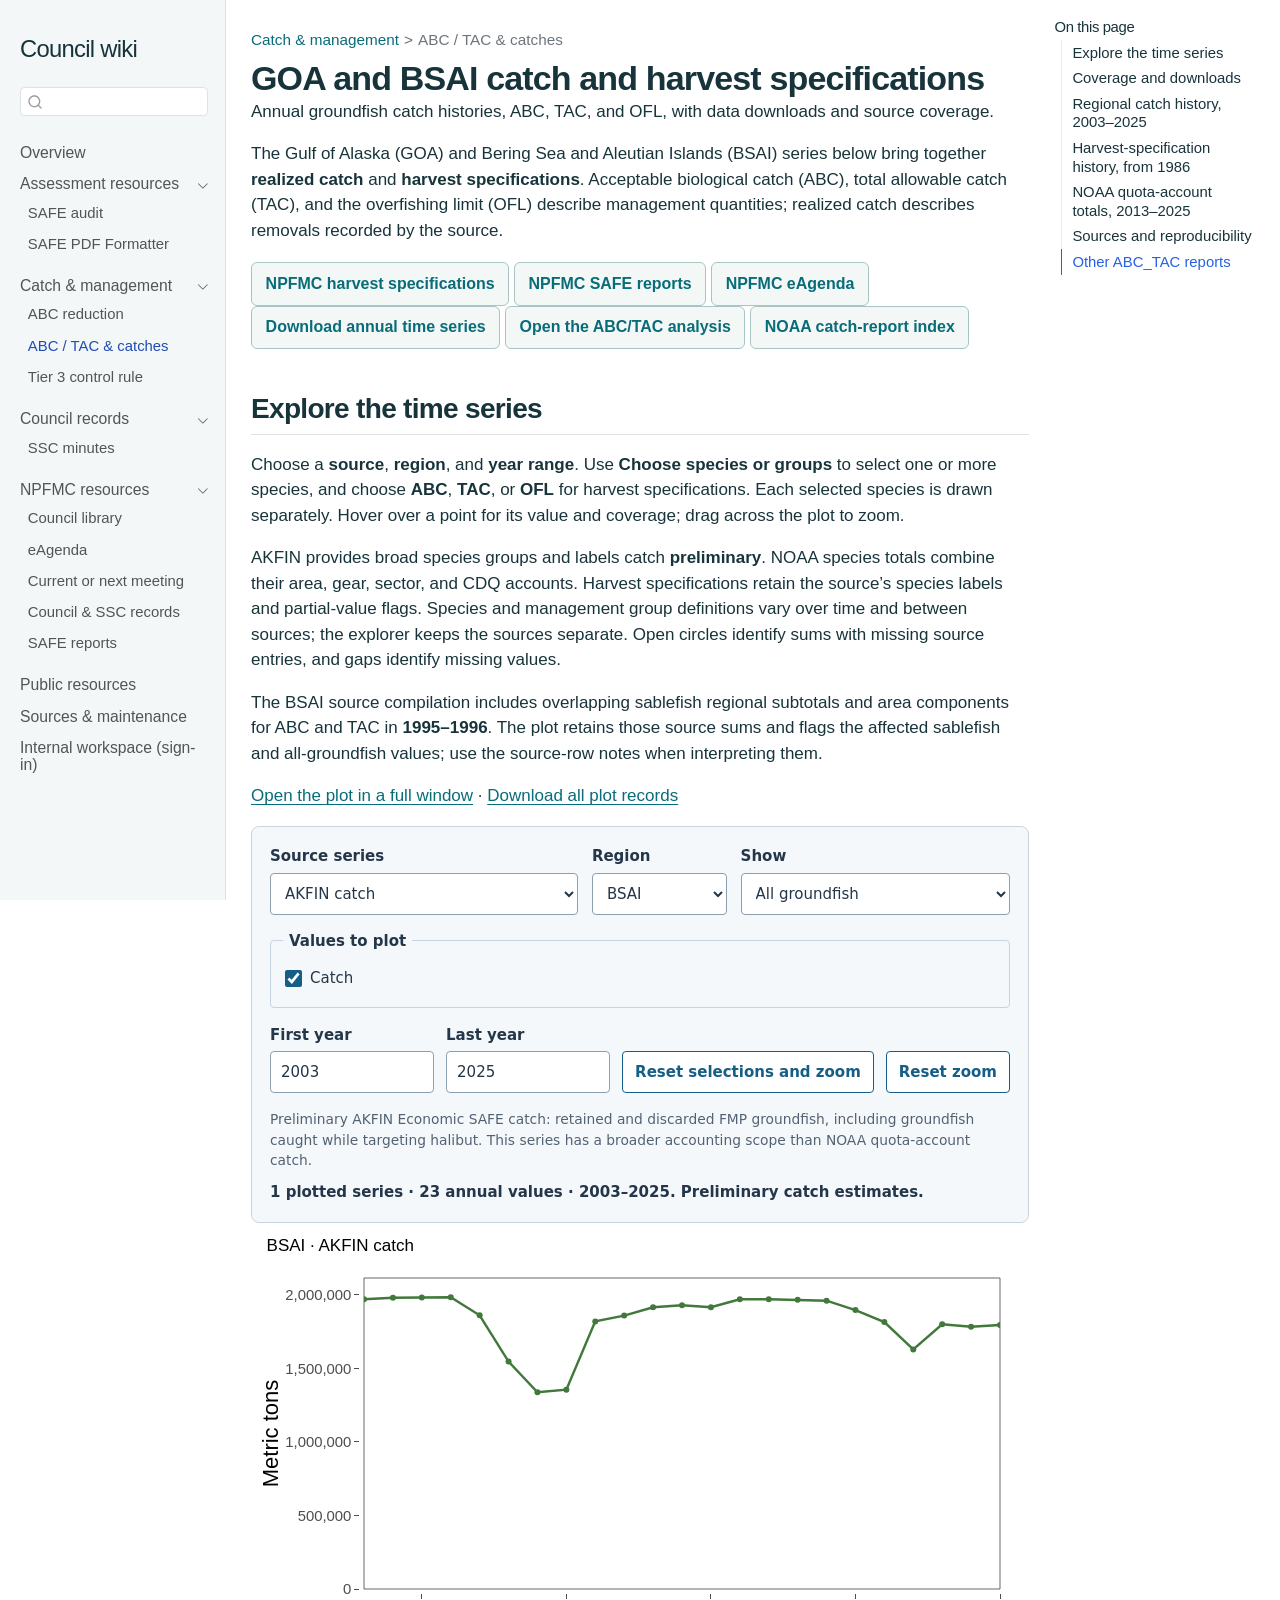
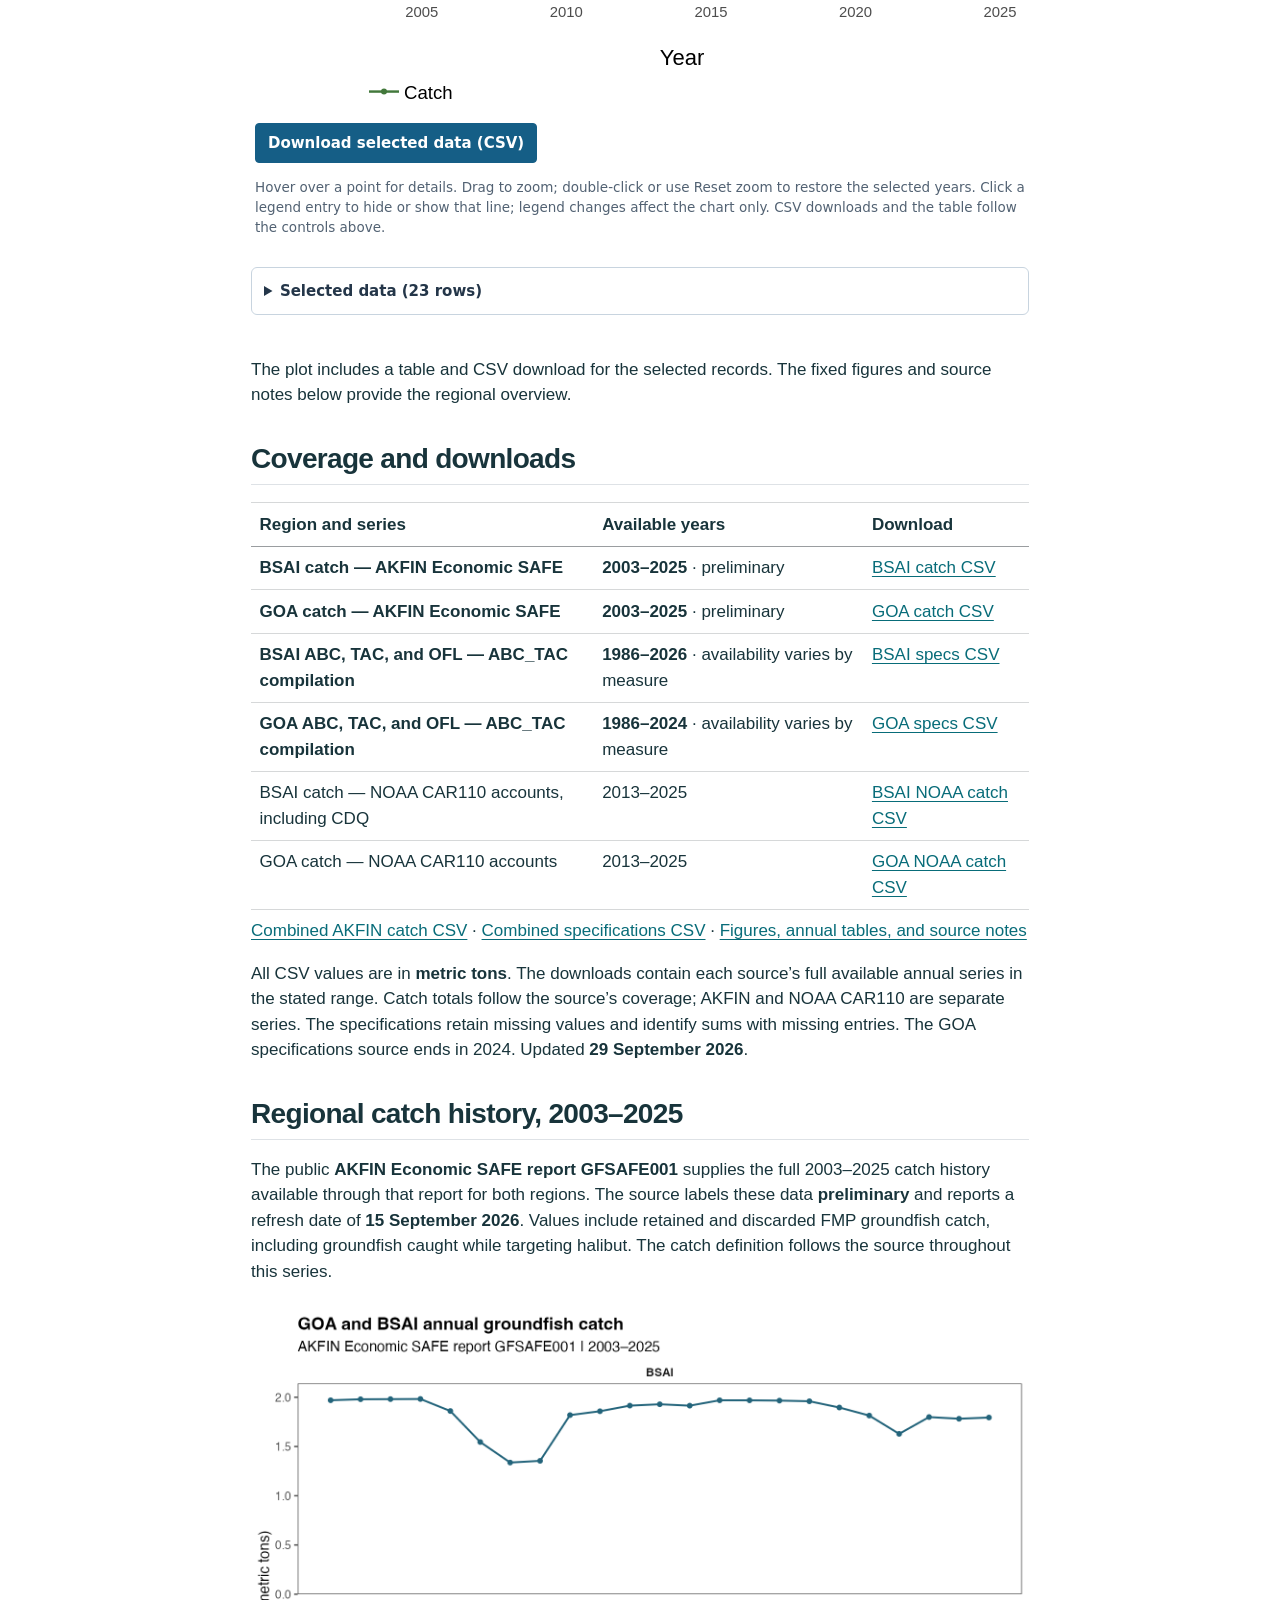
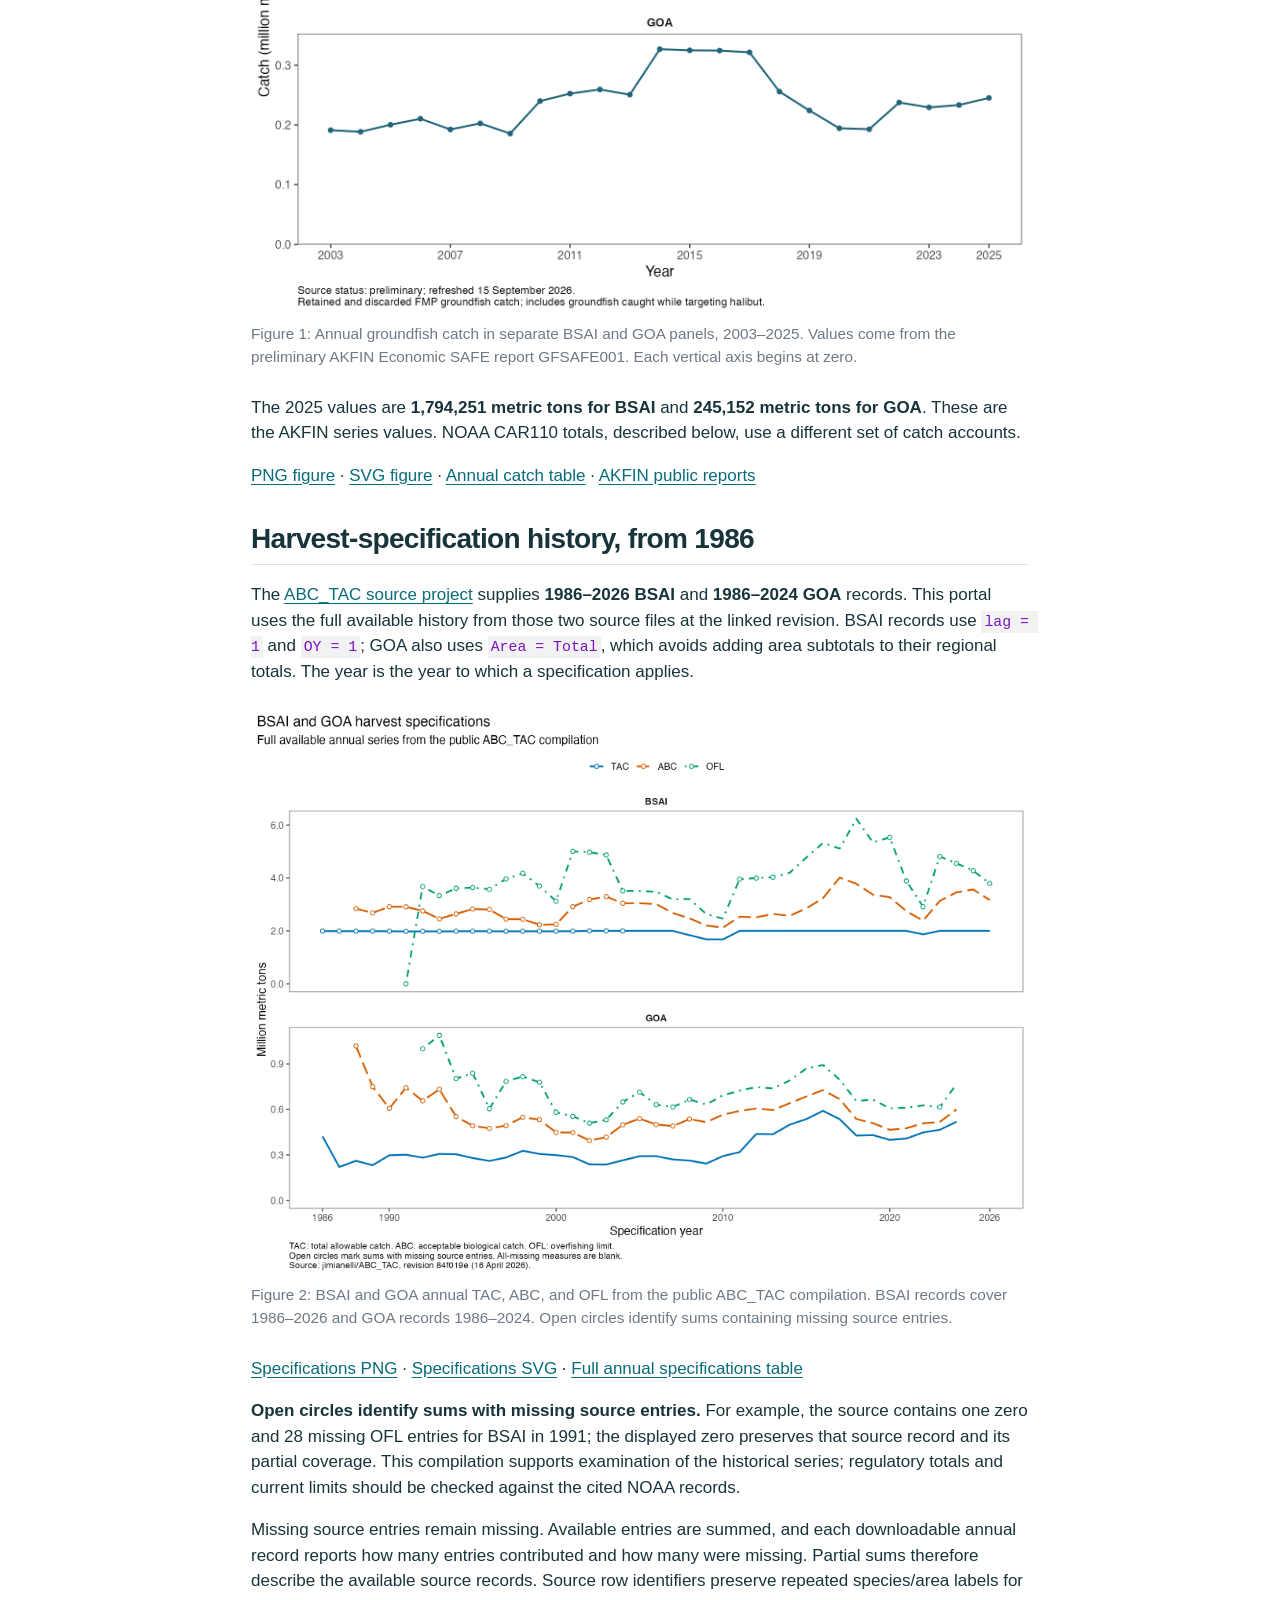
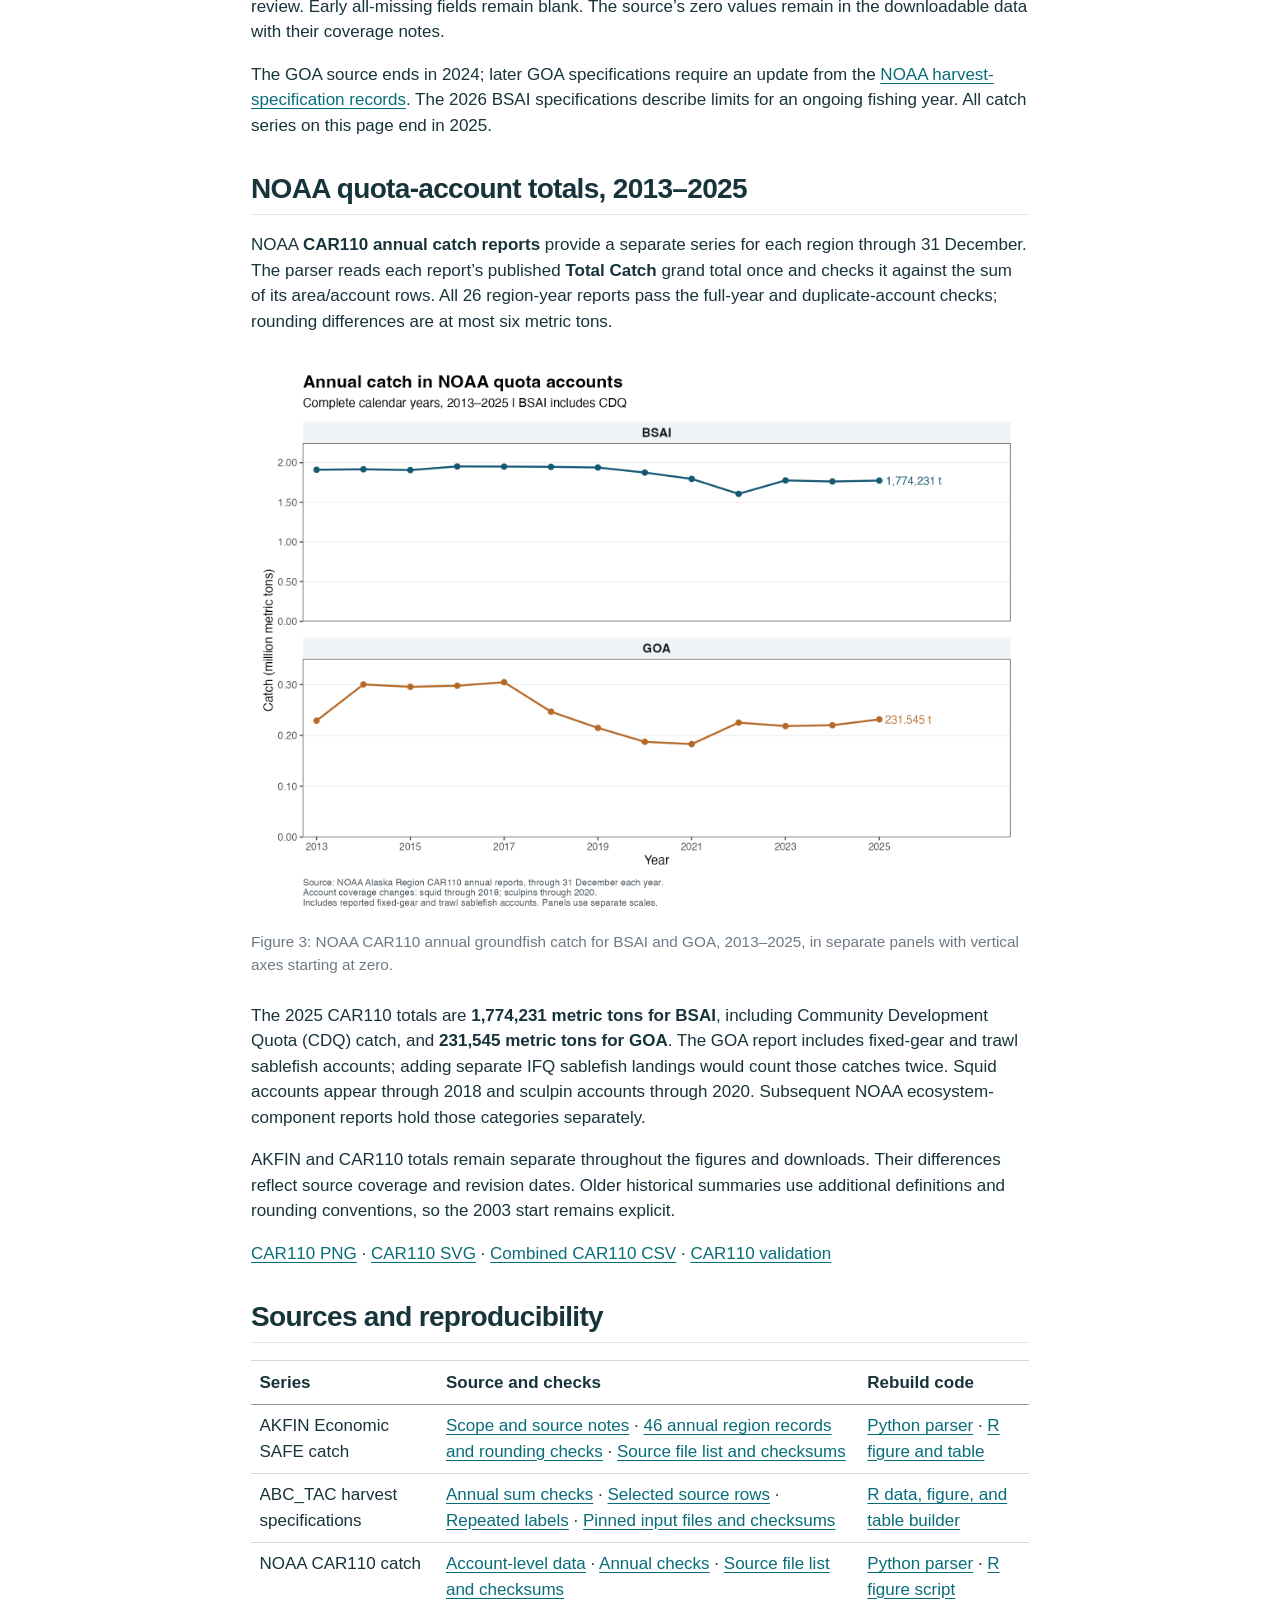
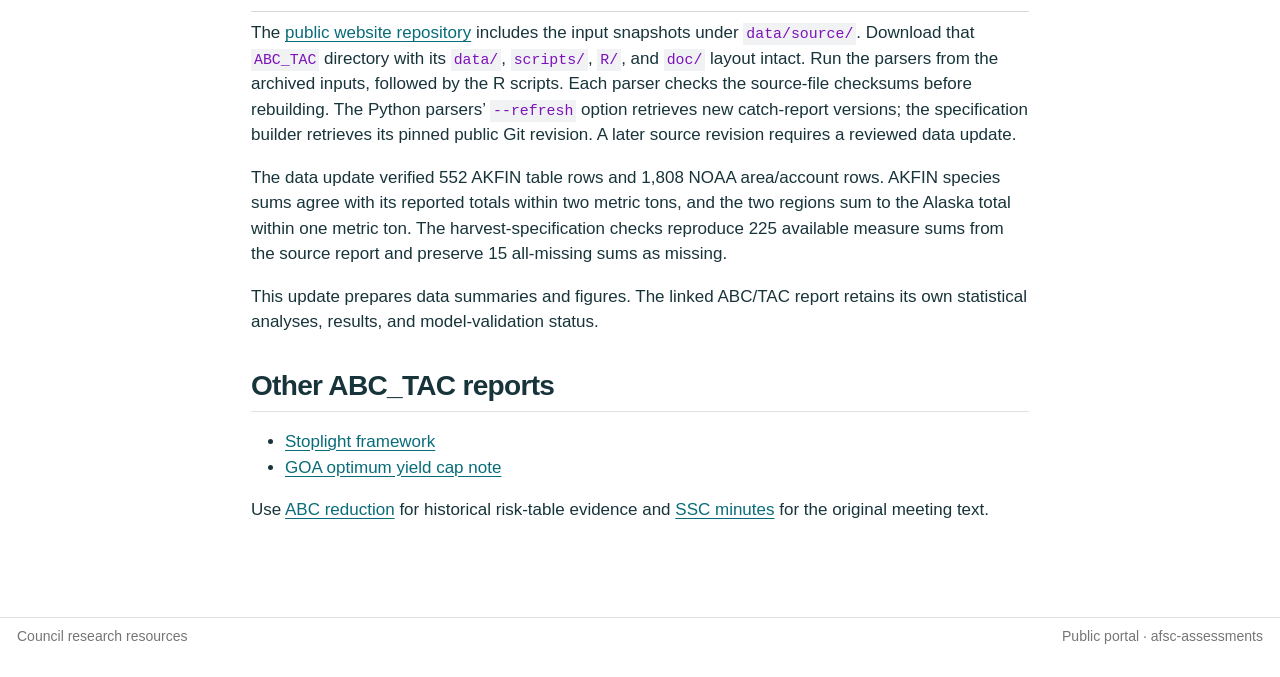
<file: abc-tac.html>
<!DOCTYPE html>
<html xmlns="http://www.w3.org/1999/xhtml" lang="en" xml:lang="en"><head>

<meta charset="utf-8">
<meta name="generator" content="quarto-1.10.18">

<meta name="viewport" content="width=device-width, initial-scale=1.0, user-scalable=yes">

<meta name="description" content="Annual groundfish catch histories, ABC, TAC, and OFL, with data downloads and source coverage.">

<title>GOA and BSAI catch and harvest specifications – Council wiki</title>
<style>
/* Default styles provided by pandoc.
** See https://pandoc.org/MANUAL.html#variables-for-html for config info.
*/
span.smallcaps{font-variant: small-caps;}
div.columns{display: flex; gap: 1.5em;}
div.column{flex: auto;}
@media screen {
div.columns{gap: min(4vw, 1.5em);}
div.column{overflow-x: auto;}
}
div.hanging-indent{margin-left: 1.5em; text-indent: -1.5em;}
ul.task-list{list-style: none;}
ul.task-list li input[type="checkbox"] {
  width: 0.8em;
  margin: 0 0.8em 0.2em -1em; /* quarto-specific, see https://github.com/quarto-dev/quarto-cli/issues/4556 */ 
  vertical-align: middle;
}
</style>


<script src="site_libs/quarto-nav/quarto-nav.js"></script>
<script src="site_libs/quarto-nav/headroom.min.js"></script>
<script src="site_libs/clipboard/clipboard.min.js"></script>
<script src="site_libs/quarto-search/autocomplete.umd.js"></script>
<script src="site_libs/quarto-search/fuse.min.js"></script>
<script src="site_libs/quarto-search/quarto-search.js"></script>
<meta name="quarto:offset" content="./">
<script src="site_libs/quarto-html/quarto.js" type="module"></script>
<script src="site_libs/quarto-html/tabsets/tabsets.js" type="module"></script>
<script src="site_libs/quarto-html/popper.min.js"></script>
<script src="site_libs/quarto-html/tippy.umd.min.js"></script>
<script src="site_libs/quarto-html/anchor.min.js"></script>
<link href="site_libs/quarto-html/tippy.css" rel="stylesheet">
<link href="site_libs/quarto-html/quarto-syntax-highlighting-64a204ab8560d761af7679ceaba22944.css" rel="stylesheet" id="quarto-text-highlighting-styles">
<script src="site_libs/bootstrap/bootstrap.min.js"></script>
<link href="site_libs/bootstrap/bootstrap-icons.css" rel="stylesheet">
<link href="site_libs/bootstrap/bootstrap-a8c8cf24dfcc71358108d64de750156e.min.css" rel="stylesheet" append-hash="true" id="quarto-bootstrap" data-mode="light">
<script src="site_libs/quarto-contrib/glightbox/glightbox.min.js"></script>
<link href="site_libs/quarto-contrib/glightbox/glightbox.min.css" rel="stylesheet">
<link href="site_libs/quarto-contrib/glightbox/lightbox.css" rel="stylesheet">
<script id="quarto-search-options" type="application/json">{
  "location": "sidebar",
  "copy-button": false,
  "collapse-after": 3,
  "panel-placement": "start",
  "type": "textbox",
  "limit": 50,
  "keyboard-shortcut": [
    "f",
    "/",
    "s"
  ],
  "language": {
    "search-no-results-text": "No results",
    "search-matching-documents-text": "matching documents",
    "search-copy-link-title": "Copy link to search",
    "search-hide-matches-text": "Hide additional matches",
    "search-more-match-text": "more match in this document",
    "search-more-matches-text": "more matches in this document",
    "search-clear-button-title": "Clear",
    "search-text-placeholder": "",
    "search-detached-cancel-button-title": "Cancel",
    "search-submit-button-title": "Submit",
    "search-label": "Search"
  }
}</script>
<style>html{ scroll-behavior: smooth; }</style>


<link rel="stylesheet" href="styles.css">
</head>

<body class="nav-sidebar docked quarto-light">

<div id="quarto-search-results"></div>
  <header id="quarto-header" class="headroom fixed-top">
  <nav class="quarto-secondary-nav">
    <div class="container-fluid d-flex">
      <button type="button" class="quarto-btn-toggle btn" data-bs-toggle="collapse" role="button" data-bs-target=".quarto-sidebar-collapse-item" aria-controls="quarto-sidebar" aria-expanded="false" aria-label="Toggle sidebar navigation" onclick="if (window.quartoToggleHeadroom) { window.quartoToggleHeadroom(); }">
        <i class="bi bi-layout-text-sidebar-reverse"></i>
      </button>
        <nav class="quarto-page-breadcrumbs" aria-label="breadcrumb"><ol class="breadcrumb"><li class="breadcrumb-item"><a href="./abc-reduction.html">Catch &amp; management</a></li><li class="breadcrumb-item"><a href="./abc-tac.html">ABC / TAC &amp; catches</a></li></ol></nav>
        <a class="flex-grow-1" role="navigation" data-bs-toggle="collapse" data-bs-target=".quarto-sidebar-collapse-item" aria-controls="quarto-sidebar" aria-expanded="false" aria-label="Toggle sidebar navigation" onclick="if (window.quartoToggleHeadroom) { window.quartoToggleHeadroom(); }">      
        </a>
      <button type="button" class="btn quarto-search-button" aria-label="Search" onclick="window.quartoOpenSearch();">
        <i class="bi bi-search"></i>
      </button>
    </div>
  </nav>
</header>
<!-- content -->
<div id="quarto-content" class="quarto-container page-columns page-rows-contents page-layout-article">
<!-- sidebar -->
  <nav id="quarto-sidebar" class="sidebar collapse collapse-horizontal quarto-sidebar-collapse-item sidebar-navigation docked overflow-auto">
    <div class="pt-lg-2 mt-2 text-left sidebar-header">
    <div class="sidebar-title mb-0 py-0">
      <a href="./">Council wiki</a> 
    </div>
      </div>
        <div class="mt-2 flex-shrink-0 align-items-center">
        <div class="sidebar-search">
        <div id="quarto-search" class="" title="Search"></div>
        </div>
        </div>
    <div class="sidebar-menu-container"> 
    <ul class="list-unstyled mt-1">
        <li class="sidebar-item">
  <div class="sidebar-item-container"> 
  <a href="./index.html" class="sidebar-item-text sidebar-link">
 <span class="menu-text">Overview</span></a>
  </div>
</li>
        <li class="sidebar-item sidebar-item-section">
      <div class="sidebar-item-container"> 
            <a class="sidebar-item-text sidebar-link text-start" data-bs-toggle="collapse" data-bs-target="#quarto-sidebar-section-1" role="navigation" aria-expanded="true">
 <span class="menu-text">Assessment resources</span></a>
          <a class="sidebar-item-toggle text-start" data-bs-toggle="collapse" data-bs-target="#quarto-sidebar-section-1" role="navigation" aria-expanded="true" aria-label="Toggle section">
            <i class="bi bi-chevron-right ms-2"></i>
          </a> 
      </div>
      <ul id="quarto-sidebar-section-1" class="collapse list-unstyled sidebar-section depth1 show">  
          <li class="sidebar-item">
  <div class="sidebar-item-container"> 
  <a href="./safe-audit.html" class="sidebar-item-text sidebar-link">
 <span class="menu-text">SAFE audit</span></a>
  </div>
</li>
          <li class="sidebar-item">
  <div class="sidebar-item-container"> 
  <a href="./safe-pdf-formatter.html" class="sidebar-item-text sidebar-link">
 <span class="menu-text">SAFE PDF Formatter</span></a>
  </div>
</li>
      </ul>
  </li>
        <li class="sidebar-item sidebar-item-section">
      <div class="sidebar-item-container"> 
            <a class="sidebar-item-text sidebar-link text-start" data-bs-toggle="collapse" data-bs-target="#quarto-sidebar-section-2" role="navigation" aria-expanded="true">
 <span class="menu-text">Catch &amp; management</span></a>
          <a class="sidebar-item-toggle text-start" data-bs-toggle="collapse" data-bs-target="#quarto-sidebar-section-2" role="navigation" aria-expanded="true" aria-label="Toggle section">
            <i class="bi bi-chevron-right ms-2"></i>
          </a> 
      </div>
      <ul id="quarto-sidebar-section-2" class="collapse list-unstyled sidebar-section depth1 show">  
          <li class="sidebar-item">
  <div class="sidebar-item-container"> 
  <a href="./abc-reduction.html" class="sidebar-item-text sidebar-link">
 <span class="menu-text">ABC reduction</span></a>
  </div>
</li>
          <li class="sidebar-item">
  <div class="sidebar-item-container"> 
  <a href="./abc-tac.html" class="sidebar-item-text sidebar-link active">
 <span class="menu-text">ABC / TAC &amp; catches</span></a>
  </div>
</li>
          <li class="sidebar-item">
  <div class="sidebar-item-container"> 
  <a href="./tier-3.html" class="sidebar-item-text sidebar-link">
 <span class="menu-text">Tier 3 control rule</span></a>
  </div>
</li>
      </ul>
  </li>
        <li class="sidebar-item sidebar-item-section">
      <div class="sidebar-item-container"> 
            <a class="sidebar-item-text sidebar-link text-start" data-bs-toggle="collapse" data-bs-target="#quarto-sidebar-section-3" role="navigation" aria-expanded="true">
 <span class="menu-text">Council records</span></a>
          <a class="sidebar-item-toggle text-start" data-bs-toggle="collapse" data-bs-target="#quarto-sidebar-section-3" role="navigation" aria-expanded="true" aria-label="Toggle section">
            <i class="bi bi-chevron-right ms-2"></i>
          </a> 
      </div>
      <ul id="quarto-sidebar-section-3" class="collapse list-unstyled sidebar-section depth1 show">  
          <li class="sidebar-item">
  <div class="sidebar-item-container"> 
  <a href="./ssc-minutes.html" class="sidebar-item-text sidebar-link">
 <span class="menu-text">SSC minutes</span></a>
  </div>
</li>
      </ul>
  </li>
        <li class="sidebar-item sidebar-item-section">
      <div class="sidebar-item-container"> 
            <a class="sidebar-item-text sidebar-link text-start" data-bs-toggle="collapse" data-bs-target="#quarto-sidebar-section-4" role="navigation" aria-expanded="true">
 <span class="menu-text">NPFMC resources</span></a>
          <a class="sidebar-item-toggle text-start" data-bs-toggle="collapse" data-bs-target="#quarto-sidebar-section-4" role="navigation" aria-expanded="true" aria-label="Toggle section">
            <i class="bi bi-chevron-right ms-2"></i>
          </a> 
      </div>
      <ul id="quarto-sidebar-section-4" class="collapse list-unstyled sidebar-section depth1 show">  
          <li class="sidebar-item">
  <div class="sidebar-item-container"> 
  <a href="https://www.npfmc.org/library/" class="sidebar-item-text sidebar-link">
 <span class="menu-text">Council library</span></a>
  </div>
</li>
          <li class="sidebar-item">
  <div class="sidebar-item-container"> 
  <a href="https://meetings.npfmc.org/" class="sidebar-item-text sidebar-link">
 <span class="menu-text">eAgenda</span></a>
  </div>
</li>
          <li class="sidebar-item">
  <div class="sidebar-item-container"> 
  <a href="https://www.npfmc.org/current-or-next-council-meeting/" class="sidebar-item-text sidebar-link">
 <span class="menu-text">Current or next meeting</span></a>
  </div>
</li>
          <li class="sidebar-item">
  <div class="sidebar-item-container"> 
  <a href="https://www.npfmc.org/library/council-records/" class="sidebar-item-text sidebar-link">
 <span class="menu-text">Council &amp; SSC records</span></a>
  </div>
</li>
          <li class="sidebar-item">
  <div class="sidebar-item-container"> 
  <a href="https://www.npfmc.org/library/safe-reports/" class="sidebar-item-text sidebar-link">
 <span class="menu-text">SAFE reports</span></a>
  </div>
</li>
      </ul>
  </li>
        <li class="sidebar-item">
  <div class="sidebar-item-container"> 
  <a href="./library.html" class="sidebar-item-text sidebar-link">
 <span class="menu-text">Public resources</span></a>
  </div>
</li>
        <li class="sidebar-item">
  <div class="sidebar-item-container"> 
  <a href="./about.html" class="sidebar-item-text sidebar-link">
 <span class="menu-text">Sources &amp; maintenance</span></a>
  </div>
</li>
        <li class="sidebar-item">
  <div class="sidebar-item-container"> 
  <a href="./safe-review.html" class="sidebar-item-text sidebar-link">
 <span class="menu-text">Internal workspace (sign-in)</span></a>
  </div>
</li>
    </ul>
    </div>
</nav>
<div id="quarto-sidebar-glass" class="quarto-sidebar-collapse-item" data-bs-toggle="collapse" data-bs-target=".quarto-sidebar-collapse-item"></div>
<!-- margin-sidebar -->
    <div id="quarto-margin-sidebar" class="sidebar margin-sidebar">
        <nav id="TOC" role="doc-toc" class="toc-active">
    <h2 id="toc-title">On this page</h2>
   
  <ul class="collapse">
  <li><a href="#time-series-explorer" id="toc-time-series-explorer" class="nav-link active" data-scroll-target="#time-series-explorer">Explore the time series</a></li>
  <li><a href="#coverage-and-downloads" id="toc-coverage-and-downloads" class="nav-link" data-scroll-target="#coverage-and-downloads">Coverage and downloads</a></li>
  <li><a href="#regional-catch-history-20032025" id="toc-regional-catch-history-20032025" class="nav-link" data-scroll-target="#regional-catch-history-20032025">Regional catch history, 2003–2025</a></li>
  <li><a href="#harvest-specification-history-from-1986" id="toc-harvest-specification-history-from-1986" class="nav-link" data-scroll-target="#harvest-specification-history-from-1986">Harvest-specification history, from 1986</a></li>
  <li><a href="#bsai-total-catches-by-year" id="toc-bsai-total-catches-by-year" class="nav-link" data-scroll-target="#bsai-total-catches-by-year">NOAA quota-account totals, 2013–2025</a></li>
  <li><a href="#sources-and-reproducibility" id="toc-sources-and-reproducibility" class="nav-link" data-scroll-target="#sources-and-reproducibility">Sources and reproducibility</a></li>
  <li><a href="#other-abc_tac-reports" id="toc-other-abc_tac-reports" class="nav-link" data-scroll-target="#other-abc_tac-reports">Other ABC_TAC reports</a></li>
  </ul>
</nav>
    </div>
<!-- main -->
<main class="content" id="quarto-document-content">

<header id="title-block-header" class="quarto-title-block default"><nav class="quarto-page-breadcrumbs quarto-title-breadcrumbs d-none d-lg-block" aria-label="breadcrumb"><ol class="breadcrumb"><li class="breadcrumb-item"><a href="./abc-reduction.html">Catch &amp; management</a></li><li class="breadcrumb-item"><a href="./abc-tac.html">ABC / TAC &amp; catches</a></li></ol></nav>
<div class="quarto-title">
<h1 class="title">GOA and BSAI catch and harvest specifications</h1>
</div>

<div>
  <div class="description">
    Annual groundfish catch histories, ABC, TAC, and OFL, with data downloads and source coverage.
  </div>
</div>


<div class="quarto-title-meta">

    
  
    
  </div>
  


</header>


<p>The Gulf of Alaska (GOA) and Bering Sea and Aleutian Islands (BSAI) series below bring together <strong>realized catch</strong> and <strong>harvest specifications</strong>. Acceptable biological catch (ABC), total allowable catch (TAC), and the overfishing limit (OFL) describe management quantities; realized catch describes removals recorded by the source.</p>
<div class="resource-links">
<p><a href="https://www.npfmc.org/fisheries-issues/issues/harvest-specs/">NPFMC harvest specifications</a> <a href="https://www.npfmc.org/library/safe-reports/">NPFMC SAFE reports</a> <a href="https://meetings.npfmc.org/">NPFMC eAgenda</a> <a href="./library.html#goa-and-bsai-time-series">Download annual time series</a> <a href="https://jimianelli.github.io/ABC_TAC/">Open the ABC/TAC analysis</a> <a href="https://www.fisheries.noaa.gov/alaska/commercial-fishing/fisheries-catch-and-landings-reports-alaska">NOAA catch-report index</a></p>
</div>
<section id="time-series-explorer" class="level2">
<h2 class="anchored" data-anchor-id="time-series-explorer">Explore the time series</h2>
<p>Choose a <strong>source</strong>, <strong>region</strong>, and <strong>year range</strong>. Use <strong>Choose species or groups</strong> to select one or more species, and choose <strong>ABC</strong>, <strong>TAC</strong>, or <strong>OFL</strong> for harvest specifications. Each selected species is drawn separately. Hover over a point for its value and coverage; drag across the plot to zoom.</p>
<p>AKFIN provides broad species groups and labels catch <strong>preliminary</strong>. NOAA species totals combine their area, gear, sector, and CDQ accounts. Harvest specifications retain the source’s species labels and partial-value flags. Species and management group definitions vary over time and between sources; the explorer keeps the sources separate. Open circles identify sums with missing source entries, and gaps identify missing values.</p>
<p>The BSAI source compilation includes overlapping sablefish regional subtotals and area components for ABC and TAC in <strong>1995–1996</strong>. The plot retains those source sums and flags the affected sablefish and all-groundfish values; use the source-row notes when interpreting them.</p>
<p><a href="resources/ABC_TAC/doc/time-series-explorer/index.html">Open the plot in a full window</a> · <a href="resources/ABC_TAC/data/time_series_explorer.csv">Download all plot records</a></p>
<iframe id="council-time-series" title="Interactive GOA and BSAI time-series plot with source, region, species, measure, and year controls" src="resources/ABC_TAC/doc/time-series-explorer/index.html" style="width:100%;min-height:900px;height:1100px;border:0;display:block;" loading="lazy"></iframe>
<p>The plot includes a table and CSV download for the selected records. The fixed figures and source notes below provide the regional overview.</p>
</section>
<section id="coverage-and-downloads" class="level2">
<h2 class="anchored" data-anchor-id="coverage-and-downloads">Coverage and downloads</h2>
<table class="caption-top table">
<thead>
<tr class="header">
<th>Region and series</th>
<th>Available years</th>
<th>Download</th>
</tr>
</thead>
<tbody>
<tr class="odd">
<td><strong>BSAI catch — AKFIN Economic SAFE</strong></td>
<td><strong>2003–2025</strong> · preliminary</td>
<td><a href="resources/ABC_TAC/data/BSAI_AKFIN_groundfish_catch_by_year.csv">BSAI catch CSV</a></td>
</tr>
<tr class="even">
<td><strong>GOA catch — AKFIN Economic SAFE</strong></td>
<td><strong>2003–2025</strong> · preliminary</td>
<td><a href="resources/ABC_TAC/data/GOA_AKFIN_groundfish_catch_by_year.csv">GOA catch CSV</a></td>
</tr>
<tr class="odd">
<td><strong>BSAI ABC, TAC, and OFL — ABC_TAC compilation</strong></td>
<td><strong>1986–2026</strong> · availability varies by measure</td>
<td><a href="resources/ABC_TAC/data/BSAI_harvest_specifications_by_year.csv">BSAI specs CSV</a></td>
</tr>
<tr class="even">
<td><strong>GOA ABC, TAC, and OFL — ABC_TAC compilation</strong></td>
<td><strong>1986–2024</strong> · availability varies by measure</td>
<td><a href="resources/ABC_TAC/data/GOA_harvest_specifications_by_year.csv">GOA specs CSV</a></td>
</tr>
<tr class="odd">
<td>BSAI catch — NOAA CAR110 accounts, including CDQ</td>
<td>2013–2025</td>
<td><a href="resources/ABC_TAC/data/BSAI_total_catch_2013_2025.csv">BSAI NOAA catch CSV</a></td>
</tr>
<tr class="even">
<td>GOA catch — NOAA CAR110 accounts</td>
<td>2013–2025</td>
<td><a href="resources/ABC_TAC/data/GOA_total_catch_2013_2025.csv">GOA NOAA catch CSV</a></td>
</tr>
</tbody>
</table>
<p><a href="resources/ABC_TAC/data/AKFIN_groundfish_catch_2003-2025.csv">Combined AKFIN catch CSV</a> · <a href="resources/ABC_TAC/data/BSAI_GOA_harvest_specifications_by_year.csv">Combined specifications CSV</a> · <a href="./abc-tac.html">Figures, annual tables, and source notes</a></p>
<p>All CSV values are in <strong>metric tons</strong>. The downloads contain each source’s full available annual series in the stated range. Catch totals follow the source’s coverage; AKFIN and NOAA CAR110 are separate series. The specifications retain missing values and identify sums with missing entries. The GOA specifications source ends in 2024. Updated <strong>29 September 2026</strong>.</p>
</section>
<section id="regional-catch-history-20032025" class="level2">
<h2 class="anchored" data-anchor-id="regional-catch-history-20032025">Regional catch history, 2003–2025</h2>
<p>The public <strong>AKFIN Economic SAFE report GFSAFE001</strong> supplies the full 2003–2025 catch history available through that report for both regions. The source labels these data <strong>preliminary</strong> and reports a refresh date of <strong>15 September 2026</strong>. Values include retained and discarded FMP groundfish catch, including groundfish caught while targeting halibut. The catch definition follows the source throughout this series.</p>
<div id="fig-akfin-catch" class="quarto-float quarto-figure quarto-figure-center anchored" alt="Two time-series panels show annual BSAI and GOA groundfish catch from 2003 through 2025 in million metric tons. The downloadable annual table supplies every value. AKFIN marks this series preliminary.">
<figure class="quarto-float quarto-float-fig figure">
<div aria-describedby="fig-akfin-catch-caption-0ceaefa1-69ba-4598-a22c-09a6ac19f8ca">
<a href="resources/ABC_TAC/doc/figures/akfin-regional-catch-by-year.png" class="lightbox" data-gallery="quarto-lightbox-gallery-1" title="Figure&nbsp;1: Annual groundfish catch in separate BSAI and GOA panels, 2003–2025. Values come from the preliminary AKFIN Economic SAFE report GFSAFE001. Each vertical axis begins at zero."><img src="resources/ABC_TAC/doc/figures/akfin-regional-catch-by-year.png" class="img-fluid figure-img" alt="Two time-series panels show annual BSAI and GOA groundfish catch from 2003 through 2025 in million metric tons. The downloadable annual table supplies every value. AKFIN marks this series preliminary."></a>
</div>
<figcaption class="quarto-float-caption-bottom quarto-float-caption quarto-float-fig" id="fig-akfin-catch-caption-0ceaefa1-69ba-4598-a22c-09a6ac19f8ca">
Figure&nbsp;1: Annual groundfish catch in separate BSAI and GOA panels, 2003–2025. Values come from the preliminary AKFIN Economic SAFE report GFSAFE001. Each vertical axis begins at zero.
</figcaption>
</figure>
</div>
<p>The 2025 values are <strong>1,794,251 metric tons for BSAI</strong> and <strong>245,152 metric tons for GOA</strong>. These are the AKFIN series values. NOAA CAR110 totals, described below, use a different set of catch accounts.</p>
<p><a href="resources/ABC_TAC/doc/figures/akfin-regional-catch-by-year.png">PNG figure</a> · <a href="resources/ABC_TAC/doc/figures/akfin-regional-catch-by-year.svg">SVG figure</a> · <a href="resources/ABC_TAC/doc/tables/akfin-regional-catch-by-year.html">Annual catch table</a> · <a href="https://reports.psmfc.org/akfin/f?p=501:2001">AKFIN public reports</a></p>
</section>
<section id="harvest-specification-history-from-1986" class="level2">
<h2 class="anchored" data-anchor-id="harvest-specification-history-from-1986">Harvest-specification history, from 1986</h2>
<p>The <a href="https://github.com/jimianelli/ABC_TAC/tree/84f019ebd44658503702944d65d3a52a9f76c889">ABC_TAC source project</a> supplies <strong>1986–2026 BSAI</strong> and <strong>1986–2024 GOA</strong> records. This portal uses the full available history from those two source files at the linked revision. BSAI records use <code>lag = 1</code> and <code>OY = 1</code>; GOA also uses <code>Area = Total</code>, which avoids adding area subtotals to their regional totals. The year is the year to which a specification applies.</p>
<div id="fig-regional-specifications" class="quarto-float quarto-figure quarto-figure-center anchored" alt="Separate BSAI and GOA panels show TAC, ABC, and OFL in million metric tons from 1986 through each source's final year. Distinct line styles identify each measure; open circles mark sums with missing source entries. All-missing measures are blank.">
<figure class="quarto-float quarto-float-fig figure">
<div aria-describedby="fig-regional-specifications-caption-0ceaefa1-69ba-4598-a22c-09a6ac19f8ca">
<a href="resources/ABC_TAC/doc/figures/bsai-goa-harvest-specifications-by-year.png" class="lightbox" data-gallery="quarto-lightbox-gallery-2" title="Figure&nbsp;2: BSAI and GOA annual TAC, ABC, and OFL from the public ABC_TAC compilation. BSAI records cover 1986–2026 and GOA records 1986–2024. Open circles identify sums containing missing source entries."><img src="resources/ABC_TAC/doc/figures/bsai-goa-harvest-specifications-by-year.png" class="img-fluid figure-img" alt="Separate BSAI and GOA panels show TAC, ABC, and OFL in million metric tons from 1986 through each source's final year. Distinct line styles identify each measure; open circles mark sums with missing source entries. All-missing measures are blank."></a>
</div>
<figcaption class="quarto-float-caption-bottom quarto-float-caption quarto-float-fig" id="fig-regional-specifications-caption-0ceaefa1-69ba-4598-a22c-09a6ac19f8ca">
Figure&nbsp;2: BSAI and GOA annual TAC, ABC, and OFL from the public ABC_TAC compilation. BSAI records cover 1986–2026 and GOA records 1986–2024. Open circles identify sums containing missing source entries.
</figcaption>
</figure>
</div>
<p><a href="resources/ABC_TAC/doc/figures/bsai-goa-harvest-specifications-by-year.png">Specifications PNG</a> · <a href="resources/ABC_TAC/doc/figures/bsai-goa-harvest-specifications-by-year.svg">Specifications SVG</a> · <a href="resources/ABC_TAC/doc/tables/harvest-specifications-by-year.html">Full annual specifications table</a></p>
<p><strong>Open circles identify sums with missing source entries.</strong> For example, the source contains one zero and 28 missing OFL entries for BSAI in 1991; the displayed zero preserves that source record and its partial coverage. This compilation supports examination of the historical series; regulatory totals and current limits should be checked against the cited NOAA records.</p>
<p>Missing source entries remain missing. Available entries are summed, and each downloadable annual record reports how many entries contributed and how many were missing. Partial sums therefore describe the available source records. Source row identifiers preserve repeated species/area labels for review. Early all-missing fields remain blank. The source’s zero values remain in the downloadable data with their coverage notes.</p>
<p>The GOA source ends in 2024; later GOA specifications require an update from the <a href="https://www.fisheries.noaa.gov/alaska/sustainable-fisheries/alaska-groundfish-harvest-specifications">NOAA harvest-specification records</a>. The 2026 BSAI specifications describe limits for an ongoing fishing year. All catch series on this page end in 2025.</p>
</section>
<section id="bsai-total-catches-by-year" class="level2">
<h2 class="anchored" data-anchor-id="bsai-total-catches-by-year">NOAA quota-account totals, 2013–2025</h2>
<p>NOAA <strong>CAR110 annual catch reports</strong> provide a separate series for each region through 31 December. The parser reads each report’s published <strong>Total Catch</strong> grand total once and checks it against the sum of its area/account rows. All 26 region-year reports pass the full-year and duplicate-account checks; rounding differences are at most six metric tons.</p>
<div id="fig-car110-catch" class="quarto-float quarto-figure quarto-figure-center anchored" alt="Annual quota-account groundfish catch for BSAI and GOA from 2013 through 2025. BSAI includes CDQ. The 2025 totals are 1,774,231 and 231,545 metric tons respectively. Full annual values are available as CSV.">
<figure class="quarto-float quarto-float-fig figure">
<div aria-describedby="fig-car110-catch-caption-0ceaefa1-69ba-4598-a22c-09a6ac19f8ca">
<a href="resources/ABC_TAC/doc/figures/regional-total-catch-by-year.png" class="lightbox" data-gallery="quarto-lightbox-gallery-3" title="Figure&nbsp;3: NOAA CAR110 annual groundfish catch for BSAI and GOA, 2013–2025, in separate panels with vertical axes starting at zero."><img src="resources/ABC_TAC/doc/figures/regional-total-catch-by-year.png" class="img-fluid figure-img" alt="Annual quota-account groundfish catch for BSAI and GOA from 2013 through 2025. BSAI includes CDQ. The 2025 totals are 1,774,231 and 231,545 metric tons respectively. Full annual values are available as CSV."></a>
</div>
<figcaption class="quarto-float-caption-bottom quarto-float-caption quarto-float-fig" id="fig-car110-catch-caption-0ceaefa1-69ba-4598-a22c-09a6ac19f8ca">
Figure&nbsp;3: NOAA CAR110 annual groundfish catch for BSAI and GOA, 2013–2025, in separate panels with vertical axes starting at zero.
</figcaption>
</figure>
</div>
<p>The 2025 CAR110 totals are <strong>1,774,231 metric tons for BSAI</strong>, including Community Development Quota (CDQ) catch, and <strong>231,545 metric tons for GOA</strong>. The GOA report includes fixed-gear and trawl sablefish accounts; adding separate IFQ sablefish landings would count those catches twice. Squid accounts appear through 2018 and sculpin accounts through 2020. Subsequent NOAA ecosystem-component reports hold those categories separately.</p>
<p>AKFIN and CAR110 totals remain separate throughout the figures and downloads. Their differences reflect source coverage and revision dates. Older historical summaries use additional definitions and rounding conventions, so the 2003 start remains explicit.</p>
<p><a href="resources/ABC_TAC/doc/figures/regional-total-catch-by-year.png">CAR110 PNG</a> · <a href="resources/ABC_TAC/doc/figures/regional-total-catch-by-year.svg">CAR110 SVG</a> · <a href="resources/ABC_TAC/data/regional_total_catch_2013_2025.csv">Combined CAR110 CSV</a> · <a href="resources/ABC_TAC/data/regional_total_catch_validation.json">CAR110 validation</a></p>
</section>
<section id="sources-and-reproducibility" class="level2">
<h2 class="anchored" data-anchor-id="sources-and-reproducibility">Sources and reproducibility</h2>
<table class="caption-top table">
<thead>
<tr class="header">
<th>Series</th>
<th>Source and checks</th>
<th>Rebuild code</th>
</tr>
</thead>
<tbody>
<tr class="odd">
<td>AKFIN Economic SAFE catch</td>
<td><a href="resources/ABC_TAC/data/AKFIN_groundfish_catch_README.md">Scope and source notes</a> · <a href="resources/ABC_TAC/data/AKFIN_groundfish_catch_validation.json">46 annual region records and rounding checks</a> · <a href="resources/ABC_TAC/data/source/akfin-groundfish-catch/manifest.json">Source file list and checksums</a></td>
<td><a href="resources/ABC_TAC/scripts/build_akfin_groundfish_catch.py">Python parser</a> · <a href="resources/ABC_TAC/R/plot_akfin_groundfish_catch.R">R figure and table</a></td>
</tr>
<tr class="even">
<td>ABC_TAC harvest specifications</td>
<td><a href="resources/ABC_TAC/data/harvest_specifications_validation.json">Annual sum checks</a> · <a href="resources/ABC_TAC/data/BSAI_GOA_harvest_specifications_selected_rows.csv">Selected source rows</a> · <a href="resources/ABC_TAC/data/harvest_specifications_duplicate_labels.csv">Repeated labels</a> · <a href="resources/ABC_TAC/data/source/harvest-specifications/manifest.json">Pinned input files and checksums</a></td>
<td><a href="resources/ABC_TAC/R/build_harvest_specifications.R">R data, figure, and table builder</a></td>
</tr>
<tr class="odd">
<td>NOAA CAR110 catch</td>
<td><a href="resources/ABC_TAC/data/regional_catch_accounts_2013_2025.csv">Account-level data</a> · <a href="resources/ABC_TAC/data/regional_total_catch_validation.json">Annual checks</a> · <a href="resources/ABC_TAC/data/source/regional-annual-catch/manifest.json">Source file list and checksums</a></td>
<td><a href="resources/ABC_TAC/scripts/build_regional_total_catch.py">Python parser</a> · <a href="resources/ABC_TAC/R/plot_regional_total_catch.R">R figure script</a></td>
</tr>
</tbody>
</table>
<p>The <a href="https://github.com/afsc-assessments/Council_related_site/tree/main/resources/ABC_TAC">public website repository</a> includes the input snapshots under <code>data/source/</code>. Download that <code>ABC_TAC</code> directory with its <code>data/</code>, <code>scripts/</code>, <code>R/</code>, and <code>doc/</code> layout intact. Run the parsers from the archived inputs, followed by the R scripts. Each parser checks the source-file checksums before rebuilding. The Python parsers’ <code>--refresh</code> option retrieves new catch-report versions; the specification builder retrieves its pinned public Git revision. A later source revision requires a reviewed data update.</p>
<p>The data update verified 552 AKFIN table rows and 1,808 NOAA area/account rows. AKFIN species sums agree with its reported totals within two metric tons, and the two regions sum to the Alaska total within one metric ton. The harvest-specification checks reproduce 225 available measure sums from the source report and preserve 15 all-missing sums as missing.</p>
<p>This update prepares data summaries and figures. The linked ABC/TAC report retains its own statistical analyses, results, and model-validation status.</p>
</section>
<section id="other-abc_tac-reports" class="level2">
<h2 class="anchored" data-anchor-id="other-abc_tac-reports">Other ABC_TAC reports</h2>
<ul>
<li><a href="https://jimianelli.github.io/ABC_TAC/stoplight_criteria_framework.html">Stoplight framework</a></li>
<li><a href="https://jimianelli.github.io/ABC_TAC/rovellini-goa-oy-cap.html">GOA optimum yield cap note</a></li>
</ul>
<p>Use <a href="./abc-reduction.html">ABC reduction</a> for historical risk-table evidence and <a href="./ssc-minutes.html">SSC minutes</a> for the original meeting text.</p>


</section>

</main> <!-- /main -->
<script id="quarto-html-after-body" type="application/javascript">
  window.document.addEventListener("DOMContentLoaded", function (event) {
    const icon = "";
    const anchorJS = new window.AnchorJS();
    anchorJS.options = {
      placement: 'right',
      icon: icon
    };
    anchorJS.add('.anchored');
    const isCodeAnnotation = (el) => {
      for (const clz of el.classList) {
        if (clz.startsWith('code-annotation-')) {                     
          return true;
        }
      }
      return false;
    }
    const onCopySuccess = function(e) {
      // button target
      const button = e.trigger;
      // don't keep focus
      button.blur();
      // flash "checked"
      button.classList.add('code-copy-button-checked');
      var currentTitle = button.getAttribute("title");
      button.setAttribute("title", "Copied!");
      let tooltip;
      if (window.bootstrap) {
        button.setAttribute("data-bs-toggle", "tooltip");
        button.setAttribute("data-bs-placement", "left");
        button.setAttribute("data-bs-title", "Copied!");
        tooltip = new bootstrap.Tooltip(button, 
          { trigger: "manual", 
            customClass: "code-copy-button-tooltip",
            offset: [0, -8]});
        tooltip.show();    
      }
      setTimeout(function() {
        if (tooltip) {
          tooltip.hide();
          button.removeAttribute("data-bs-title");
          button.removeAttribute("data-bs-toggle");
          button.removeAttribute("data-bs-placement");
        }
        button.setAttribute("title", currentTitle);
        button.classList.remove('code-copy-button-checked');
      }, 1000);
      // clear code selection
      e.clearSelection();
    }
    const getTextToCopy = function(trigger) {
      const outerScaffold = trigger.parentElement.cloneNode(true);
      const codeEl = outerScaffold.querySelector('code');
      for (const childEl of codeEl.children) {
        if (isCodeAnnotation(childEl)) {
          childEl.remove();
        }
      }
      return codeEl.innerText;
    }
    const clipboard = new window.ClipboardJS('.code-copy-button:not([data-in-quarto-modal])', {
      text: getTextToCopy
    });
    clipboard.on('success', onCopySuccess);
    if (window.document.getElementById('quarto-embedded-source-code-modal')) {
      const clipboardModal = new window.ClipboardJS('.code-copy-button[data-in-quarto-modal]', {
        text: getTextToCopy,
        container: window.document.getElementById('quarto-embedded-source-code-modal')
      });
      clipboardModal.on('success', onCopySuccess);
    }
      var localhostRegex = new RegExp(/^(?:http|https):\/\/localhost\:?[0-9]*\//);
      var mailtoRegex = new RegExp(/^mailto:/);
        var filterRegex = new RegExp("https:\/\/afsc-assessments\.github\.io\/Council_related_site\/");
      var isInternal = (href) => {
          return filterRegex.test(href) || localhostRegex.test(href) || mailtoRegex.test(href);
      }
      // Inspect non-navigation links and adorn them if external
     var links = window.document.querySelectorAll('a[href]:not(.nav-link):not(.navbar-brand):not(.toc-action):not(.sidebar-link):not(.sidebar-item-toggle):not(.pagination-link):not(.no-external):not([aria-hidden]):not(.dropdown-item):not(.quarto-navigation-tool):not(.about-link)');
      for (var i=0; i<links.length; i++) {
        const link = links[i];
        if (!isInternal(link.href)) {
          // undo the damage that might have been done by quarto-nav.js in the case of
          // links that we want to consider external
          if (link.dataset.originalHref !== undefined) {
            link.href = link.dataset.originalHref;
          }
            // target, if specified
            link.setAttribute("target", "_blank");
            if (link.getAttribute("rel") === null) {
              link.setAttribute("rel", "noopener");
            }
        }
      }
    function tippyHover(el, contentFn, onTriggerFn, onUntriggerFn) {
      const config = {
        allowHTML: true,
        maxWidth: 500,
        delay: 100,
        arrow: false,
        appendTo: function(el) {
            return el.parentElement;
        },
        interactive: true,
        interactiveBorder: 10,
        theme: 'quarto',
        placement: 'bottom-start',
      };
      if (contentFn) {
        config.content = contentFn;
      }
      if (onTriggerFn) {
        config.onTrigger = onTriggerFn;
      }
      if (onUntriggerFn) {
        config.onUntrigger = onUntriggerFn;
      }
      window.tippy(el, config); 
    }
    const noterefs = window.document.querySelectorAll('a[role="doc-noteref"]');
    for (var i=0; i<noterefs.length; i++) {
      const ref = noterefs[i];
      tippyHover(ref, function() {
        // use id or data attribute instead here
        let href = ref.getAttribute('data-footnote-href') || ref.getAttribute('href');
        try { href = new URL(href).hash; } catch {}
        const id = href.replace(/^#\/?/, "");
        const note = window.document.getElementById(id);
        if (note) {
          return note.innerHTML;
        } else {
          return "";
        }
      });
    }
    const xrefs = window.document.querySelectorAll('a.quarto-xref');
    const processXRef = (id, note) => {
      // Strip column container classes
      const stripColumnClz = (el) => {
        el.classList.remove("page-full", "page-columns");
        if (el.children) {
          for (const child of el.children) {
            stripColumnClz(child);
          }
        }
      }
      stripColumnClz(note)
      if (id === null || id.startsWith('sec-')) {
        // Special case sections, only their first couple elements
        const container = document.createElement("div");
        if (note.children && note.children.length > 2) {
          container.appendChild(note.children[0].cloneNode(true));
          for (let i = 1; i < note.children.length; i++) {
            const child = note.children[i];
            if (child.tagName === "P" && child.innerText === "") {
              continue;
            } else {
              container.appendChild(child.cloneNode(true));
              break;
            }
          }
          if (window.Quarto?.typesetMath) {
            window.Quarto.typesetMath(container);
          }
          return container.innerHTML
        } else {
          if (window.Quarto?.typesetMath) {
            window.Quarto.typesetMath(note);
          }
          return note.innerHTML;
        }
      } else {
        // Remove any anchor links if they are present
        const anchorLink = note.querySelector('a.anchorjs-link');
        if (anchorLink) {
          anchorLink.remove();
        }
        if (window.Quarto?.typesetMath) {
          window.Quarto.typesetMath(note);
        }
        if (note.classList.contains("callout")) {
          return note.outerHTML;
        } else {
          return note.innerHTML;
        }
      }
    }
    for (var i=0; i<xrefs.length; i++) {
      const xref = xrefs[i];
      tippyHover(xref, undefined, function(instance) {
        instance.disable();
        let url = xref.getAttribute('href');
        let hash = undefined; 
        if (url.startsWith('#')) {
          hash = url;
        } else {
          try { hash = new URL(url).hash; } catch {}
        }
        if (hash) {
          const id = hash.replace(/^#\/?/, "");
          const note = window.document.getElementById(id);
          if (note !== null) {
            try {
              const html = processXRef(id, note.cloneNode(true));
              instance.setContent(html);
            } finally {
              instance.enable();
              instance.show();
            }
          } else {
            // See if we can fetch this
            fetch(url.split('#')[0])
            .then(res => res.text())
            .then(html => {
              const parser = new DOMParser();
              const htmlDoc = parser.parseFromString(html, "text/html");
              const note = htmlDoc.getElementById(id);
              if (note !== null) {
                const html = processXRef(id, note);
                instance.setContent(html);
              } 
            }).finally(() => {
              instance.enable();
              instance.show();
            });
          }
        } else {
          // See if we can fetch a full url (with no hash to target)
          // This is a special case and we should probably do some content thinning / targeting
          fetch(url)
          .then(res => res.text())
          .then(html => {
            const parser = new DOMParser();
            const htmlDoc = parser.parseFromString(html, "text/html");
            const note = htmlDoc.querySelector('main.content');
            if (note !== null) {
              // This should only happen for chapter cross references
              // (since there is no id in the URL)
              // remove the first header
              if (note.children.length > 0 && note.children[0].tagName === "HEADER") {
                note.children[0].remove();
              }
              const html = processXRef(null, note);
              instance.setContent(html);
            } 
          }).finally(() => {
            instance.enable();
            instance.show();
          });
        }
      }, function(instance) {
      });
    }
        let selectedAnnoteEl;
        const selectorForAnnotation = ( cell, annotation) => {
          let cellAttr = 'data-code-cell="' + cell + '"';
          let lineAttr = 'data-code-annotation="' +  annotation + '"';
          const selector = 'span[' + cellAttr + '][' + lineAttr + ']';
          return selector;
        }
        const selectCodeLines = (annoteEl) => {
          const doc = window.document;
          const targetCell = annoteEl.getAttribute("data-target-cell");
          const targetAnnotation = annoteEl.getAttribute("data-target-annotation");
          const annoteSpan = window.document.querySelector(selectorForAnnotation(targetCell, targetAnnotation));
          const lines = annoteSpan.getAttribute("data-code-lines").split(",");
          const lineIds = lines.map((line) => {
            return targetCell + "-" + line;
          })
          let top = null;
          let height = null;
          let parent = null;
          if (lineIds.length > 0) {
              //compute the position of the single el (top and bottom and make a div)
              const el = window.document.getElementById(lineIds[0]);
              top = el.offsetTop;
              height = el.offsetHeight;
              parent = el.parentElement.parentElement;
            if (lineIds.length > 1) {
              const lastEl = window.document.getElementById(lineIds[lineIds.length - 1]);
              const bottom = lastEl.offsetTop + lastEl.offsetHeight;
              height = bottom - top;
            }
            if (top !== null && height !== null && parent !== null) {
              // cook up a div (if necessary) and position it 
              let div = window.document.getElementById("code-annotation-line-highlight");
              if (div === null) {
                div = window.document.createElement("div");
                div.setAttribute("id", "code-annotation-line-highlight");
                div.style.position = 'absolute';
                parent.appendChild(div);
              }
              div.style.top = top - 2 + "px";
              div.style.height = height + 4 + "px";
              div.style.left = 0;
              let gutterDiv = window.document.getElementById("code-annotation-line-highlight-gutter");
              if (gutterDiv === null) {
                gutterDiv = window.document.createElement("div");
                gutterDiv.setAttribute("id", "code-annotation-line-highlight-gutter");
                gutterDiv.style.position = 'absolute';
                const codeCell = window.document.getElementById(targetCell);
                const gutter = codeCell.querySelector('.code-annotation-gutter');
                gutter.appendChild(gutterDiv);
              }
              gutterDiv.style.top = top - 2 + "px";
              gutterDiv.style.height = height + 4 + "px";
            }
            selectedAnnoteEl = annoteEl;
          }
        };
        const unselectCodeLines = () => {
          const elementsIds = ["code-annotation-line-highlight", "code-annotation-line-highlight-gutter"];
          elementsIds.forEach((elId) => {
            const div = window.document.getElementById(elId);
            if (div) {
              div.remove();
            }
          });
          selectedAnnoteEl = undefined;
        };
          // Handle positioning of the toggle
      window.addEventListener(
        "resize",
        throttle(() => {
          elRect = undefined;
          if (selectedAnnoteEl) {
            selectCodeLines(selectedAnnoteEl);
          }
        }, 10)
      );
      function throttle(fn, ms) {
      let throttle = false;
      let timer;
        return (...args) => {
          if(!throttle) { // first call gets through
              fn.apply(this, args);
              throttle = true;
          } else { // all the others get throttled
              if(timer) clearTimeout(timer); // cancel #2
              timer = setTimeout(() => {
                fn.apply(this, args);
                timer = throttle = false;
              }, ms);
          }
        };
      }
        // Attach click handler to the DT
        const annoteDls = window.document.querySelectorAll('dt[data-target-cell]');
        for (const annoteDlNode of annoteDls) {
          annoteDlNode.addEventListener('click', (event) => {
            const clickedEl = event.target;
            if (clickedEl !== selectedAnnoteEl) {
              unselectCodeLines();
              const activeEl = window.document.querySelector('dt[data-target-cell].code-annotation-active');
              if (activeEl) {
                activeEl.classList.remove('code-annotation-active');
              }
              selectCodeLines(clickedEl);
              clickedEl.classList.add('code-annotation-active');
            } else {
              // Unselect the line
              unselectCodeLines();
              clickedEl.classList.remove('code-annotation-active');
            }
          });
        }
    const findCites = (el) => {
      const parentEl = el.parentElement;
      if (parentEl) {
        const cites = parentEl.dataset.cites;
        if (cites) {
          return {
            el,
            cites: cites.split(' ')
          };
        } else {
          return findCites(el.parentElement)
        }
      } else {
        return undefined;
      }
    };
    var bibliorefs = window.document.querySelectorAll('a[role="doc-biblioref"]');
    for (var i=0; i<bibliorefs.length; i++) {
      const ref = bibliorefs[i];
      const citeInfo = findCites(ref);
      if (citeInfo) {
        tippyHover(citeInfo.el, function() {
          var popup = window.document.createElement('div');
          citeInfo.cites.forEach(function(cite) {
            var citeDiv = window.document.createElement('div');
            citeDiv.classList.add('hanging-indent');
            citeDiv.classList.add('csl-entry');
            var biblioDiv = window.document.getElementById('ref-' + cite);
            if (biblioDiv) {
              citeDiv.innerHTML = biblioDiv.innerHTML;
            }
            popup.appendChild(citeDiv);
          });
          return popup.innerHTML;
        });
      }
    }
  });
  </script>
</div> <!-- /content -->
<footer class="footer">
  <div class="nav-footer">
    <div class="nav-footer-left">
<p>Council research resources</p>
</div>   
    <div class="nav-footer-center">
      &nbsp;
    </div>
    <div class="nav-footer-right">
<p>Public portal · afsc-assessments</p>
</div>
  </div>
</footer>
<script>var lightboxQuarto = GLightbox({"closeEffect":"zoom","descPosition":"bottom","loop":false,"openEffect":"zoom","selector":".lightbox"});
(function() {
  let previousOnload = window.onload;
  window.onload = () => {
    if (previousOnload) {
      previousOnload();
    }
    lightboxQuarto.on('slide_before_load', (data) => {
      const { slideIndex, slideNode, slideConfig, player, trigger } = data;
      const href = trigger.getAttribute('href');
      if (href !== null) {
        const imgEl = window.document.querySelector(`a[href="${href}"] img`);
        if (imgEl !== null) {
          const srcAttr = imgEl.getAttribute("src");
          if (srcAttr && srcAttr.startsWith("data:")) {
            slideConfig.href = srcAttr;
          }
        }
      } 
    });
  
    lightboxQuarto.on('slide_after_load', (data) => {
      const { slideIndex, slideNode, slideConfig, player, trigger } = data;
      if (window.Quarto?.typesetMath) {
        window.Quarto.typesetMath(slideNode);
      }
    });
  
  };
  
})();
          </script>




<script src="site_libs/quarto-html/zenscroll-min.js"></script>
</body></html>
</file>
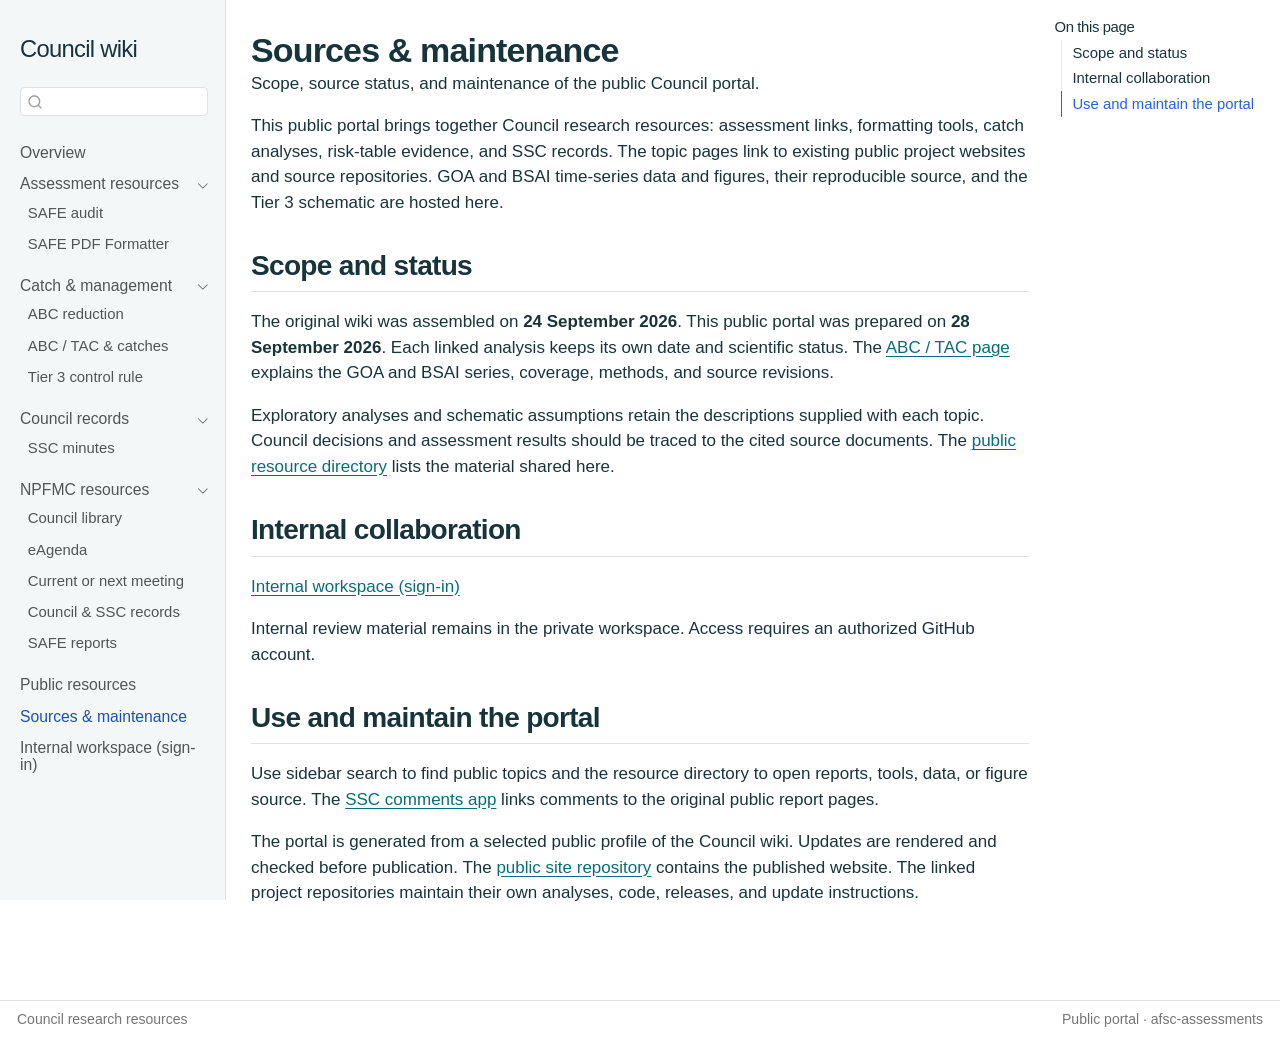
<file: about.html>
<!DOCTYPE html>
<html xmlns="http://www.w3.org/1999/xhtml" lang="en" xml:lang="en"><head>

<meta charset="utf-8">
<meta name="generator" content="quarto-1.10.18">

<meta name="viewport" content="width=device-width, initial-scale=1.0, user-scalable=yes">

<meta name="description" content="Scope, source status, and maintenance of the public Council portal.">

<title>Sources &amp; maintenance – Council wiki</title>
<style>
/* Default styles provided by pandoc.
** See https://pandoc.org/MANUAL.html#variables-for-html for config info.
*/
span.smallcaps{font-variant: small-caps;}
div.columns{display: flex; gap: 1.5em;}
div.column{flex: auto;}
@media screen {
div.columns{gap: min(4vw, 1.5em);}
div.column{overflow-x: auto;}
}
div.hanging-indent{margin-left: 1.5em; text-indent: -1.5em;}
ul.task-list{list-style: none;}
ul.task-list li input[type="checkbox"] {
  width: 0.8em;
  margin: 0 0.8em 0.2em -1em; /* quarto-specific, see https://github.com/quarto-dev/quarto-cli/issues/4556 */ 
  vertical-align: middle;
}
</style>


<script src="site_libs/quarto-nav/quarto-nav.js"></script>
<script src="site_libs/quarto-nav/headroom.min.js"></script>
<script src="site_libs/clipboard/clipboard.min.js"></script>
<script src="site_libs/quarto-search/autocomplete.umd.js"></script>
<script src="site_libs/quarto-search/fuse.min.js"></script>
<script src="site_libs/quarto-search/quarto-search.js"></script>
<meta name="quarto:offset" content="./">
<script src="site_libs/quarto-html/quarto.js" type="module"></script>
<script src="site_libs/quarto-html/tabsets/tabsets.js" type="module"></script>
<script src="site_libs/quarto-html/popper.min.js"></script>
<script src="site_libs/quarto-html/tippy.umd.min.js"></script>
<script src="site_libs/quarto-html/anchor.min.js"></script>
<link href="site_libs/quarto-html/tippy.css" rel="stylesheet">
<link href="site_libs/quarto-html/quarto-syntax-highlighting-64a204ab8560d761af7679ceaba22944.css" rel="stylesheet" id="quarto-text-highlighting-styles">
<script src="site_libs/bootstrap/bootstrap.min.js"></script>
<link href="site_libs/bootstrap/bootstrap-icons.css" rel="stylesheet">
<link href="site_libs/bootstrap/bootstrap-a8c8cf24dfcc71358108d64de750156e.min.css" rel="stylesheet" append-hash="true" id="quarto-bootstrap" data-mode="light">
<script id="quarto-search-options" type="application/json">{
  "location": "sidebar",
  "copy-button": false,
  "collapse-after": 3,
  "panel-placement": "start",
  "type": "textbox",
  "limit": 50,
  "keyboard-shortcut": [
    "f",
    "/",
    "s"
  ],
  "language": {
    "search-no-results-text": "No results",
    "search-matching-documents-text": "matching documents",
    "search-copy-link-title": "Copy link to search",
    "search-hide-matches-text": "Hide additional matches",
    "search-more-match-text": "more match in this document",
    "search-more-matches-text": "more matches in this document",
    "search-clear-button-title": "Clear",
    "search-text-placeholder": "",
    "search-detached-cancel-button-title": "Cancel",
    "search-submit-button-title": "Submit",
    "search-label": "Search"
  }
}</script>
<style>html{ scroll-behavior: smooth; }</style>


<link rel="stylesheet" href="styles.css">
</head>

<body class="nav-sidebar docked quarto-light">

<div id="quarto-search-results"></div>
  <header id="quarto-header" class="headroom fixed-top">
  <nav class="quarto-secondary-nav">
    <div class="container-fluid d-flex">
      <button type="button" class="quarto-btn-toggle btn" data-bs-toggle="collapse" role="button" data-bs-target=".quarto-sidebar-collapse-item" aria-controls="quarto-sidebar" aria-expanded="false" aria-label="Toggle sidebar navigation" onclick="if (window.quartoToggleHeadroom) { window.quartoToggleHeadroom(); }">
        <i class="bi bi-layout-text-sidebar-reverse"></i>
      </button>
        <nav class="quarto-page-breadcrumbs" aria-label="breadcrumb"><ol class="breadcrumb"><li class="breadcrumb-item"><a href="./about.html">Sources &amp; maintenance</a></li></ol></nav>
        <a class="flex-grow-1" role="navigation" data-bs-toggle="collapse" data-bs-target=".quarto-sidebar-collapse-item" aria-controls="quarto-sidebar" aria-expanded="false" aria-label="Toggle sidebar navigation" onclick="if (window.quartoToggleHeadroom) { window.quartoToggleHeadroom(); }">      
        </a>
      <button type="button" class="btn quarto-search-button" aria-label="Search" onclick="window.quartoOpenSearch();">
        <i class="bi bi-search"></i>
      </button>
    </div>
  </nav>
</header>
<!-- content -->
<div id="quarto-content" class="quarto-container page-columns page-rows-contents page-layout-article">
<!-- sidebar -->
  <nav id="quarto-sidebar" class="sidebar collapse collapse-horizontal quarto-sidebar-collapse-item sidebar-navigation docked overflow-auto">
    <div class="pt-lg-2 mt-2 text-left sidebar-header">
    <div class="sidebar-title mb-0 py-0">
      <a href="./">Council wiki</a> 
    </div>
      </div>
        <div class="mt-2 flex-shrink-0 align-items-center">
        <div class="sidebar-search">
        <div id="quarto-search" class="" title="Search"></div>
        </div>
        </div>
    <div class="sidebar-menu-container"> 
    <ul class="list-unstyled mt-1">
        <li class="sidebar-item">
  <div class="sidebar-item-container"> 
  <a href="./index.html" class="sidebar-item-text sidebar-link">
 <span class="menu-text">Overview</span></a>
  </div>
</li>
        <li class="sidebar-item sidebar-item-section">
      <div class="sidebar-item-container"> 
            <a class="sidebar-item-text sidebar-link text-start" data-bs-toggle="collapse" data-bs-target="#quarto-sidebar-section-1" role="navigation" aria-expanded="true">
 <span class="menu-text">Assessment resources</span></a>
          <a class="sidebar-item-toggle text-start" data-bs-toggle="collapse" data-bs-target="#quarto-sidebar-section-1" role="navigation" aria-expanded="true" aria-label="Toggle section">
            <i class="bi bi-chevron-right ms-2"></i>
          </a> 
      </div>
      <ul id="quarto-sidebar-section-1" class="collapse list-unstyled sidebar-section depth1 show">  
          <li class="sidebar-item">
  <div class="sidebar-item-container"> 
  <a href="./safe-audit.html" class="sidebar-item-text sidebar-link">
 <span class="menu-text">SAFE audit</span></a>
  </div>
</li>
          <li class="sidebar-item">
  <div class="sidebar-item-container"> 
  <a href="./safe-pdf-formatter.html" class="sidebar-item-text sidebar-link">
 <span class="menu-text">SAFE PDF Formatter</span></a>
  </div>
</li>
      </ul>
  </li>
        <li class="sidebar-item sidebar-item-section">
      <div class="sidebar-item-container"> 
            <a class="sidebar-item-text sidebar-link text-start" data-bs-toggle="collapse" data-bs-target="#quarto-sidebar-section-2" role="navigation" aria-expanded="true">
 <span class="menu-text">Catch &amp; management</span></a>
          <a class="sidebar-item-toggle text-start" data-bs-toggle="collapse" data-bs-target="#quarto-sidebar-section-2" role="navigation" aria-expanded="true" aria-label="Toggle section">
            <i class="bi bi-chevron-right ms-2"></i>
          </a> 
      </div>
      <ul id="quarto-sidebar-section-2" class="collapse list-unstyled sidebar-section depth1 show">  
          <li class="sidebar-item">
  <div class="sidebar-item-container"> 
  <a href="./abc-reduction.html" class="sidebar-item-text sidebar-link">
 <span class="menu-text">ABC reduction</span></a>
  </div>
</li>
          <li class="sidebar-item">
  <div class="sidebar-item-container"> 
  <a href="./abc-tac.html" class="sidebar-item-text sidebar-link">
 <span class="menu-text">ABC / TAC &amp; catches</span></a>
  </div>
</li>
          <li class="sidebar-item">
  <div class="sidebar-item-container"> 
  <a href="./tier-3.html" class="sidebar-item-text sidebar-link">
 <span class="menu-text">Tier 3 control rule</span></a>
  </div>
</li>
      </ul>
  </li>
        <li class="sidebar-item sidebar-item-section">
      <div class="sidebar-item-container"> 
            <a class="sidebar-item-text sidebar-link text-start" data-bs-toggle="collapse" data-bs-target="#quarto-sidebar-section-3" role="navigation" aria-expanded="true">
 <span class="menu-text">Council records</span></a>
          <a class="sidebar-item-toggle text-start" data-bs-toggle="collapse" data-bs-target="#quarto-sidebar-section-3" role="navigation" aria-expanded="true" aria-label="Toggle section">
            <i class="bi bi-chevron-right ms-2"></i>
          </a> 
      </div>
      <ul id="quarto-sidebar-section-3" class="collapse list-unstyled sidebar-section depth1 show">  
          <li class="sidebar-item">
  <div class="sidebar-item-container"> 
  <a href="./ssc-minutes.html" class="sidebar-item-text sidebar-link">
 <span class="menu-text">SSC minutes</span></a>
  </div>
</li>
      </ul>
  </li>
        <li class="sidebar-item sidebar-item-section">
      <div class="sidebar-item-container"> 
            <a class="sidebar-item-text sidebar-link text-start" data-bs-toggle="collapse" data-bs-target="#quarto-sidebar-section-4" role="navigation" aria-expanded="true">
 <span class="menu-text">NPFMC resources</span></a>
          <a class="sidebar-item-toggle text-start" data-bs-toggle="collapse" data-bs-target="#quarto-sidebar-section-4" role="navigation" aria-expanded="true" aria-label="Toggle section">
            <i class="bi bi-chevron-right ms-2"></i>
          </a> 
      </div>
      <ul id="quarto-sidebar-section-4" class="collapse list-unstyled sidebar-section depth1 show">  
          <li class="sidebar-item">
  <div class="sidebar-item-container"> 
  <a href="https://www.npfmc.org/library/" class="sidebar-item-text sidebar-link">
 <span class="menu-text">Council library</span></a>
  </div>
</li>
          <li class="sidebar-item">
  <div class="sidebar-item-container"> 
  <a href="https://meetings.npfmc.org/" class="sidebar-item-text sidebar-link">
 <span class="menu-text">eAgenda</span></a>
  </div>
</li>
          <li class="sidebar-item">
  <div class="sidebar-item-container"> 
  <a href="https://www.npfmc.org/current-or-next-council-meeting/" class="sidebar-item-text sidebar-link">
 <span class="menu-text">Current or next meeting</span></a>
  </div>
</li>
          <li class="sidebar-item">
  <div class="sidebar-item-container"> 
  <a href="https://www.npfmc.org/library/council-records/" class="sidebar-item-text sidebar-link">
 <span class="menu-text">Council &amp; SSC records</span></a>
  </div>
</li>
          <li class="sidebar-item">
  <div class="sidebar-item-container"> 
  <a href="https://www.npfmc.org/library/safe-reports/" class="sidebar-item-text sidebar-link">
 <span class="menu-text">SAFE reports</span></a>
  </div>
</li>
      </ul>
  </li>
        <li class="sidebar-item">
  <div class="sidebar-item-container"> 
  <a href="./library.html" class="sidebar-item-text sidebar-link">
 <span class="menu-text">Public resources</span></a>
  </div>
</li>
        <li class="sidebar-item">
  <div class="sidebar-item-container"> 
  <a href="./about.html" class="sidebar-item-text sidebar-link active">
 <span class="menu-text">Sources &amp; maintenance</span></a>
  </div>
</li>
        <li class="sidebar-item">
  <div class="sidebar-item-container"> 
  <a href="./safe-review.html" class="sidebar-item-text sidebar-link">
 <span class="menu-text">Internal workspace (sign-in)</span></a>
  </div>
</li>
    </ul>
    </div>
</nav>
<div id="quarto-sidebar-glass" class="quarto-sidebar-collapse-item" data-bs-toggle="collapse" data-bs-target=".quarto-sidebar-collapse-item"></div>
<!-- margin-sidebar -->
    <div id="quarto-margin-sidebar" class="sidebar margin-sidebar">
        <nav id="TOC" role="doc-toc" class="toc-active">
    <h2 id="toc-title">On this page</h2>
   
  <ul class="collapse">
  <li><a href="#scope-and-status" id="toc-scope-and-status" class="nav-link active" data-scroll-target="#scope-and-status">Scope and status</a></li>
  <li><a href="#internal-collaboration" id="toc-internal-collaboration" class="nav-link" data-scroll-target="#internal-collaboration">Internal collaboration</a></li>
  <li><a href="#use-and-maintain-the-portal" id="toc-use-and-maintain-the-portal" class="nav-link" data-scroll-target="#use-and-maintain-the-portal">Use and maintain the portal</a></li>
  </ul>
</nav>
    </div>
<!-- main -->
<main class="content" id="quarto-document-content">

<header id="title-block-header" class="quarto-title-block default">
<div class="quarto-title">
<h1 class="title">Sources &amp; maintenance</h1>
</div>

<div>
  <div class="description">
    Scope, source status, and maintenance of the public Council portal.
  </div>
</div>


<div class="quarto-title-meta">

    
  
    
  </div>
  


</header>


<p>This public portal brings together Council research resources: assessment links, formatting tools, catch analyses, risk-table evidence, and SSC records. The topic pages link to existing public project websites and source repositories. GOA and BSAI time-series data and figures, their reproducible source, and the Tier 3 schematic are hosted here.</p>
<section id="scope-and-status" class="level2">
<h2 class="anchored" data-anchor-id="scope-and-status">Scope and status</h2>
<p>The original wiki was assembled on <strong>24 September 2026</strong>. This public portal was prepared on <strong>28 September 2026</strong>. Each linked analysis keeps its own date and scientific status. The <a href="./abc-tac.html">ABC / TAC page</a> explains the GOA and BSAI series, coverage, methods, and source revisions.</p>
<p>Exploratory analyses and schematic assumptions retain the descriptions supplied with each topic. Council decisions and assessment results should be traced to the cited source documents. The <a href="./library.html">public resource directory</a> lists the material shared here.</p>
</section>
<section id="internal-collaboration" class="level2">
<h2 class="anchored" data-anchor-id="internal-collaboration">Internal collaboration</h2>
<p><a href="https://github.com/afsc-assessments/Council_related">Internal workspace (sign-in)</a></p>
<p>Internal review material remains in the private workspace. Access requires an authorized GitHub account.</p>
</section>
<section id="use-and-maintain-the-portal" class="level2">
<h2 class="anchored" data-anchor-id="use-and-maintain-the-portal">Use and maintain the portal</h2>
<p>Use sidebar search to find public topics and the resource directory to open reports, tools, data, or figure source. The <a href="https://afsc-assessments.github.io/ssc-stock-comments/">SSC comments app</a> links comments to the original public report pages.</p>
<p>The portal is generated from a selected public profile of the Council wiki. Updates are rendered and checked before publication. The <a href="https://github.com/afsc-assessments/Council_related_site">public site repository</a> contains the published website. The linked project repositories maintain their own analyses, code, releases, and update instructions.</p>


</section>

</main> <!-- /main -->
<script id="quarto-html-after-body" type="application/javascript">
  window.document.addEventListener("DOMContentLoaded", function (event) {
    const icon = "";
    const anchorJS = new window.AnchorJS();
    anchorJS.options = {
      placement: 'right',
      icon: icon
    };
    anchorJS.add('.anchored');
    const isCodeAnnotation = (el) => {
      for (const clz of el.classList) {
        if (clz.startsWith('code-annotation-')) {                     
          return true;
        }
      }
      return false;
    }
    const onCopySuccess = function(e) {
      // button target
      const button = e.trigger;
      // don't keep focus
      button.blur();
      // flash "checked"
      button.classList.add('code-copy-button-checked');
      var currentTitle = button.getAttribute("title");
      button.setAttribute("title", "Copied!");
      let tooltip;
      if (window.bootstrap) {
        button.setAttribute("data-bs-toggle", "tooltip");
        button.setAttribute("data-bs-placement", "left");
        button.setAttribute("data-bs-title", "Copied!");
        tooltip = new bootstrap.Tooltip(button, 
          { trigger: "manual", 
            customClass: "code-copy-button-tooltip",
            offset: [0, -8]});
        tooltip.show();    
      }
      setTimeout(function() {
        if (tooltip) {
          tooltip.hide();
          button.removeAttribute("data-bs-title");
          button.removeAttribute("data-bs-toggle");
          button.removeAttribute("data-bs-placement");
        }
        button.setAttribute("title", currentTitle);
        button.classList.remove('code-copy-button-checked');
      }, 1000);
      // clear code selection
      e.clearSelection();
    }
    const getTextToCopy = function(trigger) {
      const outerScaffold = trigger.parentElement.cloneNode(true);
      const codeEl = outerScaffold.querySelector('code');
      for (const childEl of codeEl.children) {
        if (isCodeAnnotation(childEl)) {
          childEl.remove();
        }
      }
      return codeEl.innerText;
    }
    const clipboard = new window.ClipboardJS('.code-copy-button:not([data-in-quarto-modal])', {
      text: getTextToCopy
    });
    clipboard.on('success', onCopySuccess);
    if (window.document.getElementById('quarto-embedded-source-code-modal')) {
      const clipboardModal = new window.ClipboardJS('.code-copy-button[data-in-quarto-modal]', {
        text: getTextToCopy,
        container: window.document.getElementById('quarto-embedded-source-code-modal')
      });
      clipboardModal.on('success', onCopySuccess);
    }
      var localhostRegex = new RegExp(/^(?:http|https):\/\/localhost\:?[0-9]*\//);
      var mailtoRegex = new RegExp(/^mailto:/);
        var filterRegex = new RegExp("https:\/\/afsc-assessments\.github\.io\/Council_related_site\/");
      var isInternal = (href) => {
          return filterRegex.test(href) || localhostRegex.test(href) || mailtoRegex.test(href);
      }
      // Inspect non-navigation links and adorn them if external
     var links = window.document.querySelectorAll('a[href]:not(.nav-link):not(.navbar-brand):not(.toc-action):not(.sidebar-link):not(.sidebar-item-toggle):not(.pagination-link):not(.no-external):not([aria-hidden]):not(.dropdown-item):not(.quarto-navigation-tool):not(.about-link)');
      for (var i=0; i<links.length; i++) {
        const link = links[i];
        if (!isInternal(link.href)) {
          // undo the damage that might have been done by quarto-nav.js in the case of
          // links that we want to consider external
          if (link.dataset.originalHref !== undefined) {
            link.href = link.dataset.originalHref;
          }
            // target, if specified
            link.setAttribute("target", "_blank");
            if (link.getAttribute("rel") === null) {
              link.setAttribute("rel", "noopener");
            }
        }
      }
    function tippyHover(el, contentFn, onTriggerFn, onUntriggerFn) {
      const config = {
        allowHTML: true,
        maxWidth: 500,
        delay: 100,
        arrow: false,
        appendTo: function(el) {
            return el.parentElement;
        },
        interactive: true,
        interactiveBorder: 10,
        theme: 'quarto',
        placement: 'bottom-start',
      };
      if (contentFn) {
        config.content = contentFn;
      }
      if (onTriggerFn) {
        config.onTrigger = onTriggerFn;
      }
      if (onUntriggerFn) {
        config.onUntrigger = onUntriggerFn;
      }
      window.tippy(el, config); 
    }
    const noterefs = window.document.querySelectorAll('a[role="doc-noteref"]');
    for (var i=0; i<noterefs.length; i++) {
      const ref = noterefs[i];
      tippyHover(ref, function() {
        // use id or data attribute instead here
        let href = ref.getAttribute('data-footnote-href') || ref.getAttribute('href');
        try { href = new URL(href).hash; } catch {}
        const id = href.replace(/^#\/?/, "");
        const note = window.document.getElementById(id);
        if (note) {
          return note.innerHTML;
        } else {
          return "";
        }
      });
    }
    const xrefs = window.document.querySelectorAll('a.quarto-xref');
    const processXRef = (id, note) => {
      // Strip column container classes
      const stripColumnClz = (el) => {
        el.classList.remove("page-full", "page-columns");
        if (el.children) {
          for (const child of el.children) {
            stripColumnClz(child);
          }
        }
      }
      stripColumnClz(note)
      if (id === null || id.startsWith('sec-')) {
        // Special case sections, only their first couple elements
        const container = document.createElement("div");
        if (note.children && note.children.length > 2) {
          container.appendChild(note.children[0].cloneNode(true));
          for (let i = 1; i < note.children.length; i++) {
            const child = note.children[i];
            if (child.tagName === "P" && child.innerText === "") {
              continue;
            } else {
              container.appendChild(child.cloneNode(true));
              break;
            }
          }
          if (window.Quarto?.typesetMath) {
            window.Quarto.typesetMath(container);
          }
          return container.innerHTML
        } else {
          if (window.Quarto?.typesetMath) {
            window.Quarto.typesetMath(note);
          }
          return note.innerHTML;
        }
      } else {
        // Remove any anchor links if they are present
        const anchorLink = note.querySelector('a.anchorjs-link');
        if (anchorLink) {
          anchorLink.remove();
        }
        if (window.Quarto?.typesetMath) {
          window.Quarto.typesetMath(note);
        }
        if (note.classList.contains("callout")) {
          return note.outerHTML;
        } else {
          return note.innerHTML;
        }
      }
    }
    for (var i=0; i<xrefs.length; i++) {
      const xref = xrefs[i];
      tippyHover(xref, undefined, function(instance) {
        instance.disable();
        let url = xref.getAttribute('href');
        let hash = undefined; 
        if (url.startsWith('#')) {
          hash = url;
        } else {
          try { hash = new URL(url).hash; } catch {}
        }
        if (hash) {
          const id = hash.replace(/^#\/?/, "");
          const note = window.document.getElementById(id);
          if (note !== null) {
            try {
              const html = processXRef(id, note.cloneNode(true));
              instance.setContent(html);
            } finally {
              instance.enable();
              instance.show();
            }
          } else {
            // See if we can fetch this
            fetch(url.split('#')[0])
            .then(res => res.text())
            .then(html => {
              const parser = new DOMParser();
              const htmlDoc = parser.parseFromString(html, "text/html");
              const note = htmlDoc.getElementById(id);
              if (note !== null) {
                const html = processXRef(id, note);
                instance.setContent(html);
              } 
            }).finally(() => {
              instance.enable();
              instance.show();
            });
          }
        } else {
          // See if we can fetch a full url (with no hash to target)
          // This is a special case and we should probably do some content thinning / targeting
          fetch(url)
          .then(res => res.text())
          .then(html => {
            const parser = new DOMParser();
            const htmlDoc = parser.parseFromString(html, "text/html");
            const note = htmlDoc.querySelector('main.content');
            if (note !== null) {
              // This should only happen for chapter cross references
              // (since there is no id in the URL)
              // remove the first header
              if (note.children.length > 0 && note.children[0].tagName === "HEADER") {
                note.children[0].remove();
              }
              const html = processXRef(null, note);
              instance.setContent(html);
            } 
          }).finally(() => {
            instance.enable();
            instance.show();
          });
        }
      }, function(instance) {
      });
    }
        let selectedAnnoteEl;
        const selectorForAnnotation = ( cell, annotation) => {
          let cellAttr = 'data-code-cell="' + cell + '"';
          let lineAttr = 'data-code-annotation="' +  annotation + '"';
          const selector = 'span[' + cellAttr + '][' + lineAttr + ']';
          return selector;
        }
        const selectCodeLines = (annoteEl) => {
          const doc = window.document;
          const targetCell = annoteEl.getAttribute("data-target-cell");
          const targetAnnotation = annoteEl.getAttribute("data-target-annotation");
          const annoteSpan = window.document.querySelector(selectorForAnnotation(targetCell, targetAnnotation));
          const lines = annoteSpan.getAttribute("data-code-lines").split(",");
          const lineIds = lines.map((line) => {
            return targetCell + "-" + line;
          })
          let top = null;
          let height = null;
          let parent = null;
          if (lineIds.length > 0) {
              //compute the position of the single el (top and bottom and make a div)
              const el = window.document.getElementById(lineIds[0]);
              top = el.offsetTop;
              height = el.offsetHeight;
              parent = el.parentElement.parentElement;
            if (lineIds.length > 1) {
              const lastEl = window.document.getElementById(lineIds[lineIds.length - 1]);
              const bottom = lastEl.offsetTop + lastEl.offsetHeight;
              height = bottom - top;
            }
            if (top !== null && height !== null && parent !== null) {
              // cook up a div (if necessary) and position it 
              let div = window.document.getElementById("code-annotation-line-highlight");
              if (div === null) {
                div = window.document.createElement("div");
                div.setAttribute("id", "code-annotation-line-highlight");
                div.style.position = 'absolute';
                parent.appendChild(div);
              }
              div.style.top = top - 2 + "px";
              div.style.height = height + 4 + "px";
              div.style.left = 0;
              let gutterDiv = window.document.getElementById("code-annotation-line-highlight-gutter");
              if (gutterDiv === null) {
                gutterDiv = window.document.createElement("div");
                gutterDiv.setAttribute("id", "code-annotation-line-highlight-gutter");
                gutterDiv.style.position = 'absolute';
                const codeCell = window.document.getElementById(targetCell);
                const gutter = codeCell.querySelector('.code-annotation-gutter');
                gutter.appendChild(gutterDiv);
              }
              gutterDiv.style.top = top - 2 + "px";
              gutterDiv.style.height = height + 4 + "px";
            }
            selectedAnnoteEl = annoteEl;
          }
        };
        const unselectCodeLines = () => {
          const elementsIds = ["code-annotation-line-highlight", "code-annotation-line-highlight-gutter"];
          elementsIds.forEach((elId) => {
            const div = window.document.getElementById(elId);
            if (div) {
              div.remove();
            }
          });
          selectedAnnoteEl = undefined;
        };
          // Handle positioning of the toggle
      window.addEventListener(
        "resize",
        throttle(() => {
          elRect = undefined;
          if (selectedAnnoteEl) {
            selectCodeLines(selectedAnnoteEl);
          }
        }, 10)
      );
      function throttle(fn, ms) {
      let throttle = false;
      let timer;
        return (...args) => {
          if(!throttle) { // first call gets through
              fn.apply(this, args);
              throttle = true;
          } else { // all the others get throttled
              if(timer) clearTimeout(timer); // cancel #2
              timer = setTimeout(() => {
                fn.apply(this, args);
                timer = throttle = false;
              }, ms);
          }
        };
      }
        // Attach click handler to the DT
        const annoteDls = window.document.querySelectorAll('dt[data-target-cell]');
        for (const annoteDlNode of annoteDls) {
          annoteDlNode.addEventListener('click', (event) => {
            const clickedEl = event.target;
            if (clickedEl !== selectedAnnoteEl) {
              unselectCodeLines();
              const activeEl = window.document.querySelector('dt[data-target-cell].code-annotation-active');
              if (activeEl) {
                activeEl.classList.remove('code-annotation-active');
              }
              selectCodeLines(clickedEl);
              clickedEl.classList.add('code-annotation-active');
            } else {
              // Unselect the line
              unselectCodeLines();
              clickedEl.classList.remove('code-annotation-active');
            }
          });
        }
    const findCites = (el) => {
      const parentEl = el.parentElement;
      if (parentEl) {
        const cites = parentEl.dataset.cites;
        if (cites) {
          return {
            el,
            cites: cites.split(' ')
          };
        } else {
          return findCites(el.parentElement)
        }
      } else {
        return undefined;
      }
    };
    var bibliorefs = window.document.querySelectorAll('a[role="doc-biblioref"]');
    for (var i=0; i<bibliorefs.length; i++) {
      const ref = bibliorefs[i];
      const citeInfo = findCites(ref);
      if (citeInfo) {
        tippyHover(citeInfo.el, function() {
          var popup = window.document.createElement('div');
          citeInfo.cites.forEach(function(cite) {
            var citeDiv = window.document.createElement('div');
            citeDiv.classList.add('hanging-indent');
            citeDiv.classList.add('csl-entry');
            var biblioDiv = window.document.getElementById('ref-' + cite);
            if (biblioDiv) {
              citeDiv.innerHTML = biblioDiv.innerHTML;
            }
            popup.appendChild(citeDiv);
          });
          return popup.innerHTML;
        });
      }
    }
  });
  </script>
</div> <!-- /content -->
<footer class="footer">
  <div class="nav-footer">
    <div class="nav-footer-left">
<p>Council research resources</p>
</div>   
    <div class="nav-footer-center">
      &nbsp;
    </div>
    <div class="nav-footer-right">
<p>Public portal · afsc-assessments</p>
</div>
  </div>
</footer>




<script src="site_libs/quarto-html/zenscroll-min.js"></script>
</body></html>
</file>
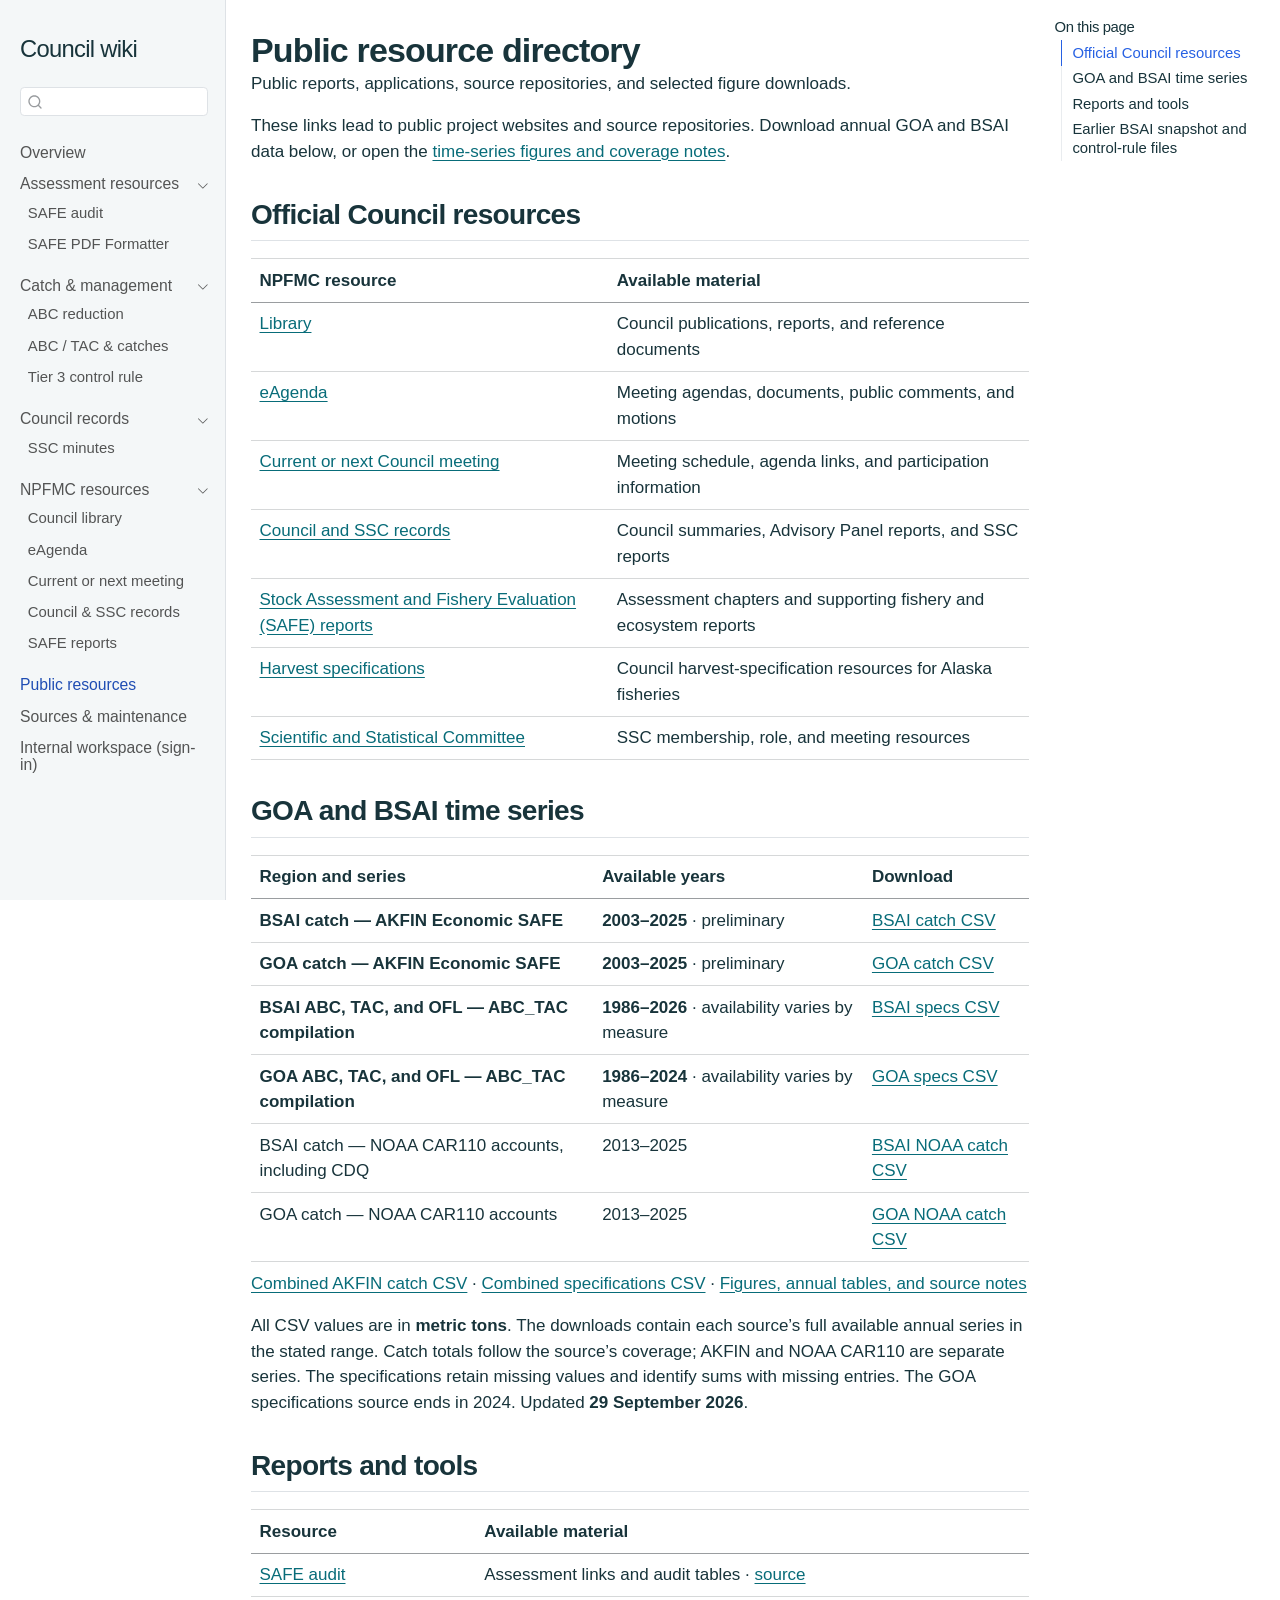
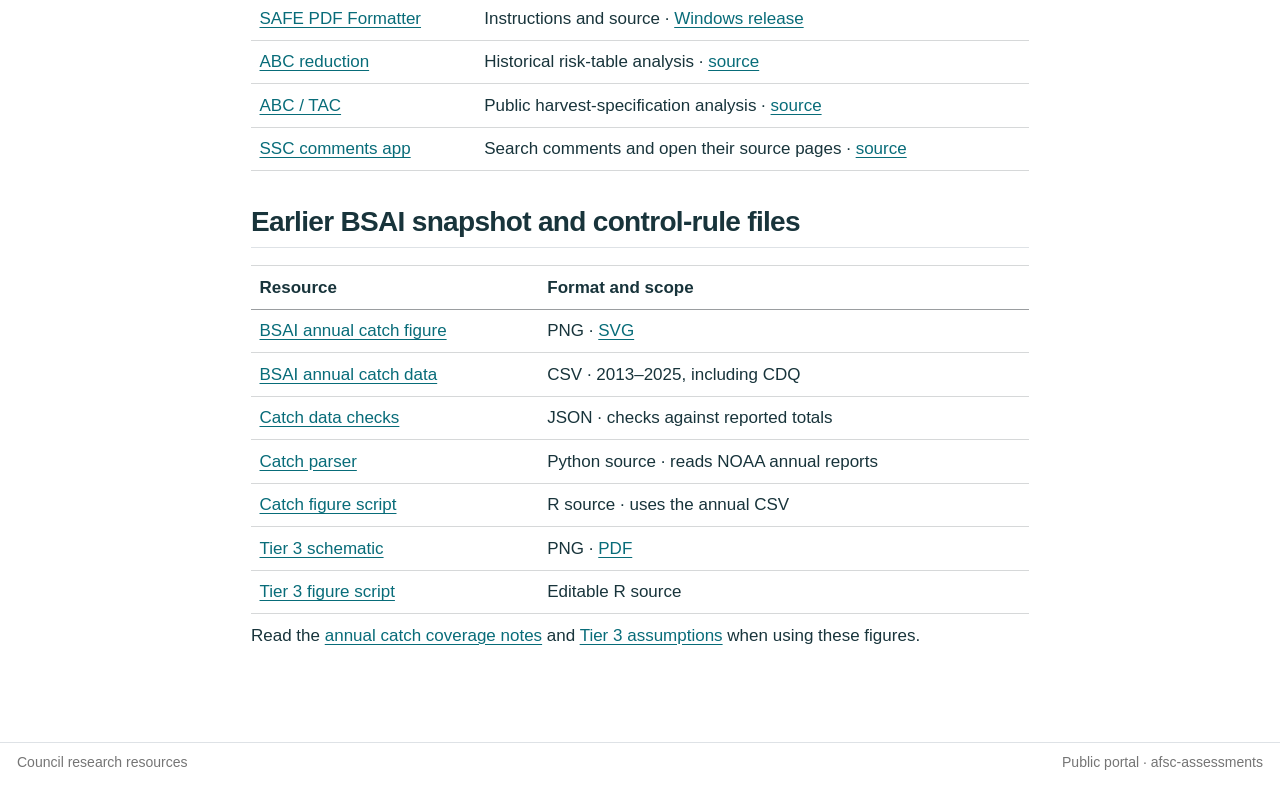
<file: library.html>
<!DOCTYPE html>
<html xmlns="http://www.w3.org/1999/xhtml" lang="en" xml:lang="en"><head>

<meta charset="utf-8">
<meta name="generator" content="quarto-1.10.18">

<meta name="viewport" content="width=device-width, initial-scale=1.0, user-scalable=yes">

<meta name="description" content="Public reports, applications, source repositories, and selected figure downloads.">

<title>Public resource directory – Council wiki</title>
<style>
/* Default styles provided by pandoc.
** See https://pandoc.org/MANUAL.html#variables-for-html for config info.
*/
span.smallcaps{font-variant: small-caps;}
div.columns{display: flex; gap: 1.5em;}
div.column{flex: auto;}
@media screen {
div.columns{gap: min(4vw, 1.5em);}
div.column{overflow-x: auto;}
}
div.hanging-indent{margin-left: 1.5em; text-indent: -1.5em;}
ul.task-list{list-style: none;}
ul.task-list li input[type="checkbox"] {
  width: 0.8em;
  margin: 0 0.8em 0.2em -1em; /* quarto-specific, see https://github.com/quarto-dev/quarto-cli/issues/4556 */ 
  vertical-align: middle;
}
</style>


<script src="site_libs/quarto-nav/quarto-nav.js"></script>
<script src="site_libs/quarto-nav/headroom.min.js"></script>
<script src="site_libs/clipboard/clipboard.min.js"></script>
<script src="site_libs/quarto-search/autocomplete.umd.js"></script>
<script src="site_libs/quarto-search/fuse.min.js"></script>
<script src="site_libs/quarto-search/quarto-search.js"></script>
<meta name="quarto:offset" content="./">
<script src="site_libs/quarto-html/quarto.js" type="module"></script>
<script src="site_libs/quarto-html/tabsets/tabsets.js" type="module"></script>
<script src="site_libs/quarto-html/popper.min.js"></script>
<script src="site_libs/quarto-html/tippy.umd.min.js"></script>
<script src="site_libs/quarto-html/anchor.min.js"></script>
<link href="site_libs/quarto-html/tippy.css" rel="stylesheet">
<link href="site_libs/quarto-html/quarto-syntax-highlighting-64a204ab8560d761af7679ceaba22944.css" rel="stylesheet" id="quarto-text-highlighting-styles">
<script src="site_libs/bootstrap/bootstrap.min.js"></script>
<link href="site_libs/bootstrap/bootstrap-icons.css" rel="stylesheet">
<link href="site_libs/bootstrap/bootstrap-a8c8cf24dfcc71358108d64de750156e.min.css" rel="stylesheet" append-hash="true" id="quarto-bootstrap" data-mode="light">
<script id="quarto-search-options" type="application/json">{
  "location": "sidebar",
  "copy-button": false,
  "collapse-after": 3,
  "panel-placement": "start",
  "type": "textbox",
  "limit": 50,
  "keyboard-shortcut": [
    "f",
    "/",
    "s"
  ],
  "language": {
    "search-no-results-text": "No results",
    "search-matching-documents-text": "matching documents",
    "search-copy-link-title": "Copy link to search",
    "search-hide-matches-text": "Hide additional matches",
    "search-more-match-text": "more match in this document",
    "search-more-matches-text": "more matches in this document",
    "search-clear-button-title": "Clear",
    "search-text-placeholder": "",
    "search-detached-cancel-button-title": "Cancel",
    "search-submit-button-title": "Submit",
    "search-label": "Search"
  }
}</script>
<style>html{ scroll-behavior: smooth; }</style>


<link rel="stylesheet" href="styles.css">
</head>

<body class="nav-sidebar docked quarto-light">

<div id="quarto-search-results"></div>
  <header id="quarto-header" class="headroom fixed-top">
  <nav class="quarto-secondary-nav">
    <div class="container-fluid d-flex">
      <button type="button" class="quarto-btn-toggle btn" data-bs-toggle="collapse" role="button" data-bs-target=".quarto-sidebar-collapse-item" aria-controls="quarto-sidebar" aria-expanded="false" aria-label="Toggle sidebar navigation" onclick="if (window.quartoToggleHeadroom) { window.quartoToggleHeadroom(); }">
        <i class="bi bi-layout-text-sidebar-reverse"></i>
      </button>
        <nav class="quarto-page-breadcrumbs" aria-label="breadcrumb"><ol class="breadcrumb"><li class="breadcrumb-item"><a href="./library.html">Public resources</a></li></ol></nav>
        <a class="flex-grow-1" role="navigation" data-bs-toggle="collapse" data-bs-target=".quarto-sidebar-collapse-item" aria-controls="quarto-sidebar" aria-expanded="false" aria-label="Toggle sidebar navigation" onclick="if (window.quartoToggleHeadroom) { window.quartoToggleHeadroom(); }">      
        </a>
      <button type="button" class="btn quarto-search-button" aria-label="Search" onclick="window.quartoOpenSearch();">
        <i class="bi bi-search"></i>
      </button>
    </div>
  </nav>
</header>
<!-- content -->
<div id="quarto-content" class="quarto-container page-columns page-rows-contents page-layout-article">
<!-- sidebar -->
  <nav id="quarto-sidebar" class="sidebar collapse collapse-horizontal quarto-sidebar-collapse-item sidebar-navigation docked overflow-auto">
    <div class="pt-lg-2 mt-2 text-left sidebar-header">
    <div class="sidebar-title mb-0 py-0">
      <a href="./">Council wiki</a> 
    </div>
      </div>
        <div class="mt-2 flex-shrink-0 align-items-center">
        <div class="sidebar-search">
        <div id="quarto-search" class="" title="Search"></div>
        </div>
        </div>
    <div class="sidebar-menu-container"> 
    <ul class="list-unstyled mt-1">
        <li class="sidebar-item">
  <div class="sidebar-item-container"> 
  <a href="./index.html" class="sidebar-item-text sidebar-link">
 <span class="menu-text">Overview</span></a>
  </div>
</li>
        <li class="sidebar-item sidebar-item-section">
      <div class="sidebar-item-container"> 
            <a class="sidebar-item-text sidebar-link text-start" data-bs-toggle="collapse" data-bs-target="#quarto-sidebar-section-1" role="navigation" aria-expanded="true">
 <span class="menu-text">Assessment resources</span></a>
          <a class="sidebar-item-toggle text-start" data-bs-toggle="collapse" data-bs-target="#quarto-sidebar-section-1" role="navigation" aria-expanded="true" aria-label="Toggle section">
            <i class="bi bi-chevron-right ms-2"></i>
          </a> 
      </div>
      <ul id="quarto-sidebar-section-1" class="collapse list-unstyled sidebar-section depth1 show">  
          <li class="sidebar-item">
  <div class="sidebar-item-container"> 
  <a href="./safe-audit.html" class="sidebar-item-text sidebar-link">
 <span class="menu-text">SAFE audit</span></a>
  </div>
</li>
          <li class="sidebar-item">
  <div class="sidebar-item-container"> 
  <a href="./safe-pdf-formatter.html" class="sidebar-item-text sidebar-link">
 <span class="menu-text">SAFE PDF Formatter</span></a>
  </div>
</li>
      </ul>
  </li>
        <li class="sidebar-item sidebar-item-section">
      <div class="sidebar-item-container"> 
            <a class="sidebar-item-text sidebar-link text-start" data-bs-toggle="collapse" data-bs-target="#quarto-sidebar-section-2" role="navigation" aria-expanded="true">
 <span class="menu-text">Catch &amp; management</span></a>
          <a class="sidebar-item-toggle text-start" data-bs-toggle="collapse" data-bs-target="#quarto-sidebar-section-2" role="navigation" aria-expanded="true" aria-label="Toggle section">
            <i class="bi bi-chevron-right ms-2"></i>
          </a> 
      </div>
      <ul id="quarto-sidebar-section-2" class="collapse list-unstyled sidebar-section depth1 show">  
          <li class="sidebar-item">
  <div class="sidebar-item-container"> 
  <a href="./abc-reduction.html" class="sidebar-item-text sidebar-link">
 <span class="menu-text">ABC reduction</span></a>
  </div>
</li>
          <li class="sidebar-item">
  <div class="sidebar-item-container"> 
  <a href="./abc-tac.html" class="sidebar-item-text sidebar-link">
 <span class="menu-text">ABC / TAC &amp; catches</span></a>
  </div>
</li>
          <li class="sidebar-item">
  <div class="sidebar-item-container"> 
  <a href="./tier-3.html" class="sidebar-item-text sidebar-link">
 <span class="menu-text">Tier 3 control rule</span></a>
  </div>
</li>
      </ul>
  </li>
        <li class="sidebar-item sidebar-item-section">
      <div class="sidebar-item-container"> 
            <a class="sidebar-item-text sidebar-link text-start" data-bs-toggle="collapse" data-bs-target="#quarto-sidebar-section-3" role="navigation" aria-expanded="true">
 <span class="menu-text">Council records</span></a>
          <a class="sidebar-item-toggle text-start" data-bs-toggle="collapse" data-bs-target="#quarto-sidebar-section-3" role="navigation" aria-expanded="true" aria-label="Toggle section">
            <i class="bi bi-chevron-right ms-2"></i>
          </a> 
      </div>
      <ul id="quarto-sidebar-section-3" class="collapse list-unstyled sidebar-section depth1 show">  
          <li class="sidebar-item">
  <div class="sidebar-item-container"> 
  <a href="./ssc-minutes.html" class="sidebar-item-text sidebar-link">
 <span class="menu-text">SSC minutes</span></a>
  </div>
</li>
      </ul>
  </li>
        <li class="sidebar-item sidebar-item-section">
      <div class="sidebar-item-container"> 
            <a class="sidebar-item-text sidebar-link text-start" data-bs-toggle="collapse" data-bs-target="#quarto-sidebar-section-4" role="navigation" aria-expanded="true">
 <span class="menu-text">NPFMC resources</span></a>
          <a class="sidebar-item-toggle text-start" data-bs-toggle="collapse" data-bs-target="#quarto-sidebar-section-4" role="navigation" aria-expanded="true" aria-label="Toggle section">
            <i class="bi bi-chevron-right ms-2"></i>
          </a> 
      </div>
      <ul id="quarto-sidebar-section-4" class="collapse list-unstyled sidebar-section depth1 show">  
          <li class="sidebar-item">
  <div class="sidebar-item-container"> 
  <a href="https://www.npfmc.org/library/" class="sidebar-item-text sidebar-link">
 <span class="menu-text">Council library</span></a>
  </div>
</li>
          <li class="sidebar-item">
  <div class="sidebar-item-container"> 
  <a href="https://meetings.npfmc.org/" class="sidebar-item-text sidebar-link">
 <span class="menu-text">eAgenda</span></a>
  </div>
</li>
          <li class="sidebar-item">
  <div class="sidebar-item-container"> 
  <a href="https://www.npfmc.org/current-or-next-council-meeting/" class="sidebar-item-text sidebar-link">
 <span class="menu-text">Current or next meeting</span></a>
  </div>
</li>
          <li class="sidebar-item">
  <div class="sidebar-item-container"> 
  <a href="https://www.npfmc.org/library/council-records/" class="sidebar-item-text sidebar-link">
 <span class="menu-text">Council &amp; SSC records</span></a>
  </div>
</li>
          <li class="sidebar-item">
  <div class="sidebar-item-container"> 
  <a href="https://www.npfmc.org/library/safe-reports/" class="sidebar-item-text sidebar-link">
 <span class="menu-text">SAFE reports</span></a>
  </div>
</li>
      </ul>
  </li>
        <li class="sidebar-item">
  <div class="sidebar-item-container"> 
  <a href="./library.html" class="sidebar-item-text sidebar-link active">
 <span class="menu-text">Public resources</span></a>
  </div>
</li>
        <li class="sidebar-item">
  <div class="sidebar-item-container"> 
  <a href="./about.html" class="sidebar-item-text sidebar-link">
 <span class="menu-text">Sources &amp; maintenance</span></a>
  </div>
</li>
        <li class="sidebar-item">
  <div class="sidebar-item-container"> 
  <a href="./safe-review.html" class="sidebar-item-text sidebar-link">
 <span class="menu-text">Internal workspace (sign-in)</span></a>
  </div>
</li>
    </ul>
    </div>
</nav>
<div id="quarto-sidebar-glass" class="quarto-sidebar-collapse-item" data-bs-toggle="collapse" data-bs-target=".quarto-sidebar-collapse-item"></div>
<!-- margin-sidebar -->
    <div id="quarto-margin-sidebar" class="sidebar margin-sidebar">
        <nav id="TOC" role="doc-toc" class="toc-active">
    <h2 id="toc-title">On this page</h2>
   
  <ul class="collapse">
  <li><a href="#official-council-resources" id="toc-official-council-resources" class="nav-link active" data-scroll-target="#official-council-resources">Official Council resources</a></li>
  <li><a href="#goa-and-bsai-time-series" id="toc-goa-and-bsai-time-series" class="nav-link" data-scroll-target="#goa-and-bsai-time-series">GOA and BSAI time series</a></li>
  <li><a href="#reports-and-tools" id="toc-reports-and-tools" class="nav-link" data-scroll-target="#reports-and-tools">Reports and tools</a></li>
  <li><a href="#earlier-bsai-snapshot-and-control-rule-files" id="toc-earlier-bsai-snapshot-and-control-rule-files" class="nav-link" data-scroll-target="#earlier-bsai-snapshot-and-control-rule-files">Earlier BSAI snapshot and control-rule files</a></li>
  </ul>
</nav>
    </div>
<!-- main -->
<main class="content" id="quarto-document-content">

<header id="title-block-header" class="quarto-title-block default">
<div class="quarto-title">
<h1 class="title">Public resource directory</h1>
</div>

<div>
  <div class="description">
    Public reports, applications, source repositories, and selected figure downloads.
  </div>
</div>


<div class="quarto-title-meta">

    
  
    
  </div>
  


</header>


<p>These links lead to public project websites and source repositories. Download annual GOA and BSAI data below, or open the <a href="./abc-tac.html">time-series figures and coverage notes</a>.</p>
<section id="official-council-resources" class="level2">
<h2 class="anchored" data-anchor-id="official-council-resources">Official Council resources</h2>
<table class="caption-top table">
<thead>
<tr class="header">
<th>NPFMC resource</th>
<th>Available material</th>
</tr>
</thead>
<tbody>
<tr class="odd">
<td><a href="https://www.npfmc.org/library/">Library</a></td>
<td>Council publications, reports, and reference documents</td>
</tr>
<tr class="even">
<td><a href="https://meetings.npfmc.org/">eAgenda</a></td>
<td>Meeting agendas, documents, public comments, and motions</td>
</tr>
<tr class="odd">
<td><a href="https://www.npfmc.org/current-or-next-council-meeting/">Current or next Council meeting</a></td>
<td>Meeting schedule, agenda links, and participation information</td>
</tr>
<tr class="even">
<td><a href="https://www.npfmc.org/library/council-records/">Council and SSC records</a></td>
<td>Council summaries, Advisory Panel reports, and SSC reports</td>
</tr>
<tr class="odd">
<td><a href="https://www.npfmc.org/library/safe-reports/">Stock Assessment and Fishery Evaluation (SAFE) reports</a></td>
<td>Assessment chapters and supporting fishery and ecosystem reports</td>
</tr>
<tr class="even">
<td><a href="https://www.npfmc.org/fisheries-issues/issues/harvest-specs/">Harvest specifications</a></td>
<td>Council harvest-specification resources for Alaska fisheries</td>
</tr>
<tr class="odd">
<td><a href="https://www.npfmc.org/about-the-council/advisory-groups/scientific-and-statistical-committee/">Scientific and Statistical Committee</a></td>
<td>SSC membership, role, and meeting resources</td>
</tr>
</tbody>
</table>
</section>
<section id="goa-and-bsai-time-series" class="level2">
<h2 class="anchored" data-anchor-id="goa-and-bsai-time-series">GOA and BSAI time series</h2>
<table class="caption-top table">
<thead>
<tr class="header">
<th>Region and series</th>
<th>Available years</th>
<th>Download</th>
</tr>
</thead>
<tbody>
<tr class="odd">
<td><strong>BSAI catch — AKFIN Economic SAFE</strong></td>
<td><strong>2003–2025</strong> · preliminary</td>
<td><a href="resources/ABC_TAC/data/BSAI_AKFIN_groundfish_catch_by_year.csv">BSAI catch CSV</a></td>
</tr>
<tr class="even">
<td><strong>GOA catch — AKFIN Economic SAFE</strong></td>
<td><strong>2003–2025</strong> · preliminary</td>
<td><a href="resources/ABC_TAC/data/GOA_AKFIN_groundfish_catch_by_year.csv">GOA catch CSV</a></td>
</tr>
<tr class="odd">
<td><strong>BSAI ABC, TAC, and OFL — ABC_TAC compilation</strong></td>
<td><strong>1986–2026</strong> · availability varies by measure</td>
<td><a href="resources/ABC_TAC/data/BSAI_harvest_specifications_by_year.csv">BSAI specs CSV</a></td>
</tr>
<tr class="even">
<td><strong>GOA ABC, TAC, and OFL — ABC_TAC compilation</strong></td>
<td><strong>1986–2024</strong> · availability varies by measure</td>
<td><a href="resources/ABC_TAC/data/GOA_harvest_specifications_by_year.csv">GOA specs CSV</a></td>
</tr>
<tr class="odd">
<td>BSAI catch — NOAA CAR110 accounts, including CDQ</td>
<td>2013–2025</td>
<td><a href="resources/ABC_TAC/data/BSAI_total_catch_2013_2025.csv">BSAI NOAA catch CSV</a></td>
</tr>
<tr class="even">
<td>GOA catch — NOAA CAR110 accounts</td>
<td>2013–2025</td>
<td><a href="resources/ABC_TAC/data/GOA_total_catch_2013_2025.csv">GOA NOAA catch CSV</a></td>
</tr>
</tbody>
</table>
<p><a href="resources/ABC_TAC/data/AKFIN_groundfish_catch_2003-2025.csv">Combined AKFIN catch CSV</a> · <a href="resources/ABC_TAC/data/BSAI_GOA_harvest_specifications_by_year.csv">Combined specifications CSV</a> · <a href="./abc-tac.html">Figures, annual tables, and source notes</a></p>
<p>All CSV values are in <strong>metric tons</strong>. The downloads contain each source’s full available annual series in the stated range. Catch totals follow the source’s coverage; AKFIN and NOAA CAR110 are separate series. The specifications retain missing values and identify sums with missing entries. The GOA specifications source ends in 2024. Updated <strong>29 September 2026</strong>.</p>
</section>
<section id="reports-and-tools" class="level2">
<h2 class="anchored" data-anchor-id="reports-and-tools">Reports and tools</h2>
<table class="caption-top table">
<thead>
<tr class="header">
<th>Resource</th>
<th>Available material</th>
</tr>
</thead>
<tbody>
<tr class="odd">
<td><a href="https://afsc-assessments.github.io/safe_audit/">SAFE audit</a></td>
<td>Assessment links and audit tables · <a href="https://github.com/afsc-assessments/safe_audit">source</a></td>
</tr>
<tr class="even">
<td><a href="https://github.com/jimianelli/safe-pdf-formatter">SAFE PDF Formatter</a></td>
<td>Instructions and source · <a href="https://github.com/jimianelli/safe-pdf-formatter/releases/tag/v0.1.0">Windows release</a></td>
</tr>
<tr class="odd">
<td><a href="https://jimianelli.github.io/abc_reduction/">ABC reduction</a></td>
<td>Historical risk-table analysis · <a href="https://github.com/jimianelli/abc_reduction">source</a></td>
</tr>
<tr class="even">
<td><a href="https://jimianelli.github.io/ABC_TAC/">ABC / TAC</a></td>
<td>Public harvest-specification analysis · <a href="https://github.com/jimianelli/ABC_TAC">source</a></td>
</tr>
<tr class="odd">
<td><a href="https://afsc-assessments.github.io/ssc-stock-comments/">SSC comments app</a></td>
<td>Search comments and open their source pages · <a href="https://github.com/afsc-assessments/ssc-stock-comments">source</a></td>
</tr>
</tbody>
</table>
</section>
<section id="earlier-bsai-snapshot-and-control-rule-files" class="level2">
<h2 class="anchored" data-anchor-id="earlier-bsai-snapshot-and-control-rule-files">Earlier BSAI snapshot and control-rule files</h2>
<table class="caption-top table">
<thead>
<tr class="header">
<th>Resource</th>
<th>Format and scope</th>
</tr>
</thead>
<tbody>
<tr class="odd">
<td><a href="resources/ABC_TAC/doc/figures/bsai-total-catch-by-year.png">BSAI annual catch figure</a></td>
<td>PNG · <a href="resources/ABC_TAC/doc/figures/bsai-total-catch-by-year.svg">SVG</a></td>
</tr>
<tr class="even">
<td><a href="resources/ABC_TAC/data/BSAI_total_catch_by_year.csv">BSAI annual catch data</a></td>
<td>CSV · 2013–2025, including CDQ</td>
</tr>
<tr class="odd">
<td><a href="resources/ABC_TAC/data/BSAI_total_catch_validation.json">Catch data checks</a></td>
<td>JSON · checks against reported totals</td>
</tr>
<tr class="even">
<td><a href="resources/ABC_TAC/scripts/build_bsai_total_catch.py">Catch parser</a></td>
<td>Python source · reads NOAA annual reports</td>
</tr>
<tr class="odd">
<td><a href="resources/ABC_TAC/R/plot_bsai_total_catch.R">Catch figure script</a></td>
<td>R source · uses the annual CSV</td>
</tr>
<tr class="even">
<td><a href="resources/tier-3/tier3_control_rule.png">Tier 3 schematic</a></td>
<td>PNG · <a href="resources/tier-3/tier3_control_rule.pdf">PDF</a></td>
</tr>
<tr class="odd">
<td><a href="resources/tier-3/tier3_control_rule_figure.R">Tier 3 figure script</a></td>
<td>Editable R source</td>
</tr>
</tbody>
</table>
<p>Read the <a href="./abc-tac.html">annual catch coverage notes</a> and <a href="./tier-3.html">Tier 3 assumptions</a> when using these figures.</p>


</section>

</main> <!-- /main -->
<script id="quarto-html-after-body" type="application/javascript">
  window.document.addEventListener("DOMContentLoaded", function (event) {
    const icon = "";
    const anchorJS = new window.AnchorJS();
    anchorJS.options = {
      placement: 'right',
      icon: icon
    };
    anchorJS.add('.anchored');
    const isCodeAnnotation = (el) => {
      for (const clz of el.classList) {
        if (clz.startsWith('code-annotation-')) {                     
          return true;
        }
      }
      return false;
    }
    const onCopySuccess = function(e) {
      // button target
      const button = e.trigger;
      // don't keep focus
      button.blur();
      // flash "checked"
      button.classList.add('code-copy-button-checked');
      var currentTitle = button.getAttribute("title");
      button.setAttribute("title", "Copied!");
      let tooltip;
      if (window.bootstrap) {
        button.setAttribute("data-bs-toggle", "tooltip");
        button.setAttribute("data-bs-placement", "left");
        button.setAttribute("data-bs-title", "Copied!");
        tooltip = new bootstrap.Tooltip(button, 
          { trigger: "manual", 
            customClass: "code-copy-button-tooltip",
            offset: [0, -8]});
        tooltip.show();    
      }
      setTimeout(function() {
        if (tooltip) {
          tooltip.hide();
          button.removeAttribute("data-bs-title");
          button.removeAttribute("data-bs-toggle");
          button.removeAttribute("data-bs-placement");
        }
        button.setAttribute("title", currentTitle);
        button.classList.remove('code-copy-button-checked');
      }, 1000);
      // clear code selection
      e.clearSelection();
    }
    const getTextToCopy = function(trigger) {
      const outerScaffold = trigger.parentElement.cloneNode(true);
      const codeEl = outerScaffold.querySelector('code');
      for (const childEl of codeEl.children) {
        if (isCodeAnnotation(childEl)) {
          childEl.remove();
        }
      }
      return codeEl.innerText;
    }
    const clipboard = new window.ClipboardJS('.code-copy-button:not([data-in-quarto-modal])', {
      text: getTextToCopy
    });
    clipboard.on('success', onCopySuccess);
    if (window.document.getElementById('quarto-embedded-source-code-modal')) {
      const clipboardModal = new window.ClipboardJS('.code-copy-button[data-in-quarto-modal]', {
        text: getTextToCopy,
        container: window.document.getElementById('quarto-embedded-source-code-modal')
      });
      clipboardModal.on('success', onCopySuccess);
    }
      var localhostRegex = new RegExp(/^(?:http|https):\/\/localhost\:?[0-9]*\//);
      var mailtoRegex = new RegExp(/^mailto:/);
        var filterRegex = new RegExp("https:\/\/afsc-assessments\.github\.io\/Council_related_site\/");
      var isInternal = (href) => {
          return filterRegex.test(href) || localhostRegex.test(href) || mailtoRegex.test(href);
      }
      // Inspect non-navigation links and adorn them if external
     var links = window.document.querySelectorAll('a[href]:not(.nav-link):not(.navbar-brand):not(.toc-action):not(.sidebar-link):not(.sidebar-item-toggle):not(.pagination-link):not(.no-external):not([aria-hidden]):not(.dropdown-item):not(.quarto-navigation-tool):not(.about-link)');
      for (var i=0; i<links.length; i++) {
        const link = links[i];
        if (!isInternal(link.href)) {
          // undo the damage that might have been done by quarto-nav.js in the case of
          // links that we want to consider external
          if (link.dataset.originalHref !== undefined) {
            link.href = link.dataset.originalHref;
          }
            // target, if specified
            link.setAttribute("target", "_blank");
            if (link.getAttribute("rel") === null) {
              link.setAttribute("rel", "noopener");
            }
        }
      }
    function tippyHover(el, contentFn, onTriggerFn, onUntriggerFn) {
      const config = {
        allowHTML: true,
        maxWidth: 500,
        delay: 100,
        arrow: false,
        appendTo: function(el) {
            return el.parentElement;
        },
        interactive: true,
        interactiveBorder: 10,
        theme: 'quarto',
        placement: 'bottom-start',
      };
      if (contentFn) {
        config.content = contentFn;
      }
      if (onTriggerFn) {
        config.onTrigger = onTriggerFn;
      }
      if (onUntriggerFn) {
        config.onUntrigger = onUntriggerFn;
      }
      window.tippy(el, config); 
    }
    const noterefs = window.document.querySelectorAll('a[role="doc-noteref"]');
    for (var i=0; i<noterefs.length; i++) {
      const ref = noterefs[i];
      tippyHover(ref, function() {
        // use id or data attribute instead here
        let href = ref.getAttribute('data-footnote-href') || ref.getAttribute('href');
        try { href = new URL(href).hash; } catch {}
        const id = href.replace(/^#\/?/, "");
        const note = window.document.getElementById(id);
        if (note) {
          return note.innerHTML;
        } else {
          return "";
        }
      });
    }
    const xrefs = window.document.querySelectorAll('a.quarto-xref');
    const processXRef = (id, note) => {
      // Strip column container classes
      const stripColumnClz = (el) => {
        el.classList.remove("page-full", "page-columns");
        if (el.children) {
          for (const child of el.children) {
            stripColumnClz(child);
          }
        }
      }
      stripColumnClz(note)
      if (id === null || id.startsWith('sec-')) {
        // Special case sections, only their first couple elements
        const container = document.createElement("div");
        if (note.children && note.children.length > 2) {
          container.appendChild(note.children[0].cloneNode(true));
          for (let i = 1; i < note.children.length; i++) {
            const child = note.children[i];
            if (child.tagName === "P" && child.innerText === "") {
              continue;
            } else {
              container.appendChild(child.cloneNode(true));
              break;
            }
          }
          if (window.Quarto?.typesetMath) {
            window.Quarto.typesetMath(container);
          }
          return container.innerHTML
        } else {
          if (window.Quarto?.typesetMath) {
            window.Quarto.typesetMath(note);
          }
          return note.innerHTML;
        }
      } else {
        // Remove any anchor links if they are present
        const anchorLink = note.querySelector('a.anchorjs-link');
        if (anchorLink) {
          anchorLink.remove();
        }
        if (window.Quarto?.typesetMath) {
          window.Quarto.typesetMath(note);
        }
        if (note.classList.contains("callout")) {
          return note.outerHTML;
        } else {
          return note.innerHTML;
        }
      }
    }
    for (var i=0; i<xrefs.length; i++) {
      const xref = xrefs[i];
      tippyHover(xref, undefined, function(instance) {
        instance.disable();
        let url = xref.getAttribute('href');
        let hash = undefined; 
        if (url.startsWith('#')) {
          hash = url;
        } else {
          try { hash = new URL(url).hash; } catch {}
        }
        if (hash) {
          const id = hash.replace(/^#\/?/, "");
          const note = window.document.getElementById(id);
          if (note !== null) {
            try {
              const html = processXRef(id, note.cloneNode(true));
              instance.setContent(html);
            } finally {
              instance.enable();
              instance.show();
            }
          } else {
            // See if we can fetch this
            fetch(url.split('#')[0])
            .then(res => res.text())
            .then(html => {
              const parser = new DOMParser();
              const htmlDoc = parser.parseFromString(html, "text/html");
              const note = htmlDoc.getElementById(id);
              if (note !== null) {
                const html = processXRef(id, note);
                instance.setContent(html);
              } 
            }).finally(() => {
              instance.enable();
              instance.show();
            });
          }
        } else {
          // See if we can fetch a full url (with no hash to target)
          // This is a special case and we should probably do some content thinning / targeting
          fetch(url)
          .then(res => res.text())
          .then(html => {
            const parser = new DOMParser();
            const htmlDoc = parser.parseFromString(html, "text/html");
            const note = htmlDoc.querySelector('main.content');
            if (note !== null) {
              // This should only happen for chapter cross references
              // (since there is no id in the URL)
              // remove the first header
              if (note.children.length > 0 && note.children[0].tagName === "HEADER") {
                note.children[0].remove();
              }
              const html = processXRef(null, note);
              instance.setContent(html);
            } 
          }).finally(() => {
            instance.enable();
            instance.show();
          });
        }
      }, function(instance) {
      });
    }
        let selectedAnnoteEl;
        const selectorForAnnotation = ( cell, annotation) => {
          let cellAttr = 'data-code-cell="' + cell + '"';
          let lineAttr = 'data-code-annotation="' +  annotation + '"';
          const selector = 'span[' + cellAttr + '][' + lineAttr + ']';
          return selector;
        }
        const selectCodeLines = (annoteEl) => {
          const doc = window.document;
          const targetCell = annoteEl.getAttribute("data-target-cell");
          const targetAnnotation = annoteEl.getAttribute("data-target-annotation");
          const annoteSpan = window.document.querySelector(selectorForAnnotation(targetCell, targetAnnotation));
          const lines = annoteSpan.getAttribute("data-code-lines").split(",");
          const lineIds = lines.map((line) => {
            return targetCell + "-" + line;
          })
          let top = null;
          let height = null;
          let parent = null;
          if (lineIds.length > 0) {
              //compute the position of the single el (top and bottom and make a div)
              const el = window.document.getElementById(lineIds[0]);
              top = el.offsetTop;
              height = el.offsetHeight;
              parent = el.parentElement.parentElement;
            if (lineIds.length > 1) {
              const lastEl = window.document.getElementById(lineIds[lineIds.length - 1]);
              const bottom = lastEl.offsetTop + lastEl.offsetHeight;
              height = bottom - top;
            }
            if (top !== null && height !== null && parent !== null) {
              // cook up a div (if necessary) and position it 
              let div = window.document.getElementById("code-annotation-line-highlight");
              if (div === null) {
                div = window.document.createElement("div");
                div.setAttribute("id", "code-annotation-line-highlight");
                div.style.position = 'absolute';
                parent.appendChild(div);
              }
              div.style.top = top - 2 + "px";
              div.style.height = height + 4 + "px";
              div.style.left = 0;
              let gutterDiv = window.document.getElementById("code-annotation-line-highlight-gutter");
              if (gutterDiv === null) {
                gutterDiv = window.document.createElement("div");
                gutterDiv.setAttribute("id", "code-annotation-line-highlight-gutter");
                gutterDiv.style.position = 'absolute';
                const codeCell = window.document.getElementById(targetCell);
                const gutter = codeCell.querySelector('.code-annotation-gutter');
                gutter.appendChild(gutterDiv);
              }
              gutterDiv.style.top = top - 2 + "px";
              gutterDiv.style.height = height + 4 + "px";
            }
            selectedAnnoteEl = annoteEl;
          }
        };
        const unselectCodeLines = () => {
          const elementsIds = ["code-annotation-line-highlight", "code-annotation-line-highlight-gutter"];
          elementsIds.forEach((elId) => {
            const div = window.document.getElementById(elId);
            if (div) {
              div.remove();
            }
          });
          selectedAnnoteEl = undefined;
        };
          // Handle positioning of the toggle
      window.addEventListener(
        "resize",
        throttle(() => {
          elRect = undefined;
          if (selectedAnnoteEl) {
            selectCodeLines(selectedAnnoteEl);
          }
        }, 10)
      );
      function throttle(fn, ms) {
      let throttle = false;
      let timer;
        return (...args) => {
          if(!throttle) { // first call gets through
              fn.apply(this, args);
              throttle = true;
          } else { // all the others get throttled
              if(timer) clearTimeout(timer); // cancel #2
              timer = setTimeout(() => {
                fn.apply(this, args);
                timer = throttle = false;
              }, ms);
          }
        };
      }
        // Attach click handler to the DT
        const annoteDls = window.document.querySelectorAll('dt[data-target-cell]');
        for (const annoteDlNode of annoteDls) {
          annoteDlNode.addEventListener('click', (event) => {
            const clickedEl = event.target;
            if (clickedEl !== selectedAnnoteEl) {
              unselectCodeLines();
              const activeEl = window.document.querySelector('dt[data-target-cell].code-annotation-active');
              if (activeEl) {
                activeEl.classList.remove('code-annotation-active');
              }
              selectCodeLines(clickedEl);
              clickedEl.classList.add('code-annotation-active');
            } else {
              // Unselect the line
              unselectCodeLines();
              clickedEl.classList.remove('code-annotation-active');
            }
          });
        }
    const findCites = (el) => {
      const parentEl = el.parentElement;
      if (parentEl) {
        const cites = parentEl.dataset.cites;
        if (cites) {
          return {
            el,
            cites: cites.split(' ')
          };
        } else {
          return findCites(el.parentElement)
        }
      } else {
        return undefined;
      }
    };
    var bibliorefs = window.document.querySelectorAll('a[role="doc-biblioref"]');
    for (var i=0; i<bibliorefs.length; i++) {
      const ref = bibliorefs[i];
      const citeInfo = findCites(ref);
      if (citeInfo) {
        tippyHover(citeInfo.el, function() {
          var popup = window.document.createElement('div');
          citeInfo.cites.forEach(function(cite) {
            var citeDiv = window.document.createElement('div');
            citeDiv.classList.add('hanging-indent');
            citeDiv.classList.add('csl-entry');
            var biblioDiv = window.document.getElementById('ref-' + cite);
            if (biblioDiv) {
              citeDiv.innerHTML = biblioDiv.innerHTML;
            }
            popup.appendChild(citeDiv);
          });
          return popup.innerHTML;
        });
      }
    }
  });
  </script>
</div> <!-- /content -->
<footer class="footer">
  <div class="nav-footer">
    <div class="nav-footer-left">
<p>Council research resources</p>
</div>   
    <div class="nav-footer-center">
      &nbsp;
    </div>
    <div class="nav-footer-right">
<p>Public portal · afsc-assessments</p>
</div>
  </div>
</footer>




<script src="site_libs/quarto-html/zenscroll-min.js"></script>
</body></html>
</file>
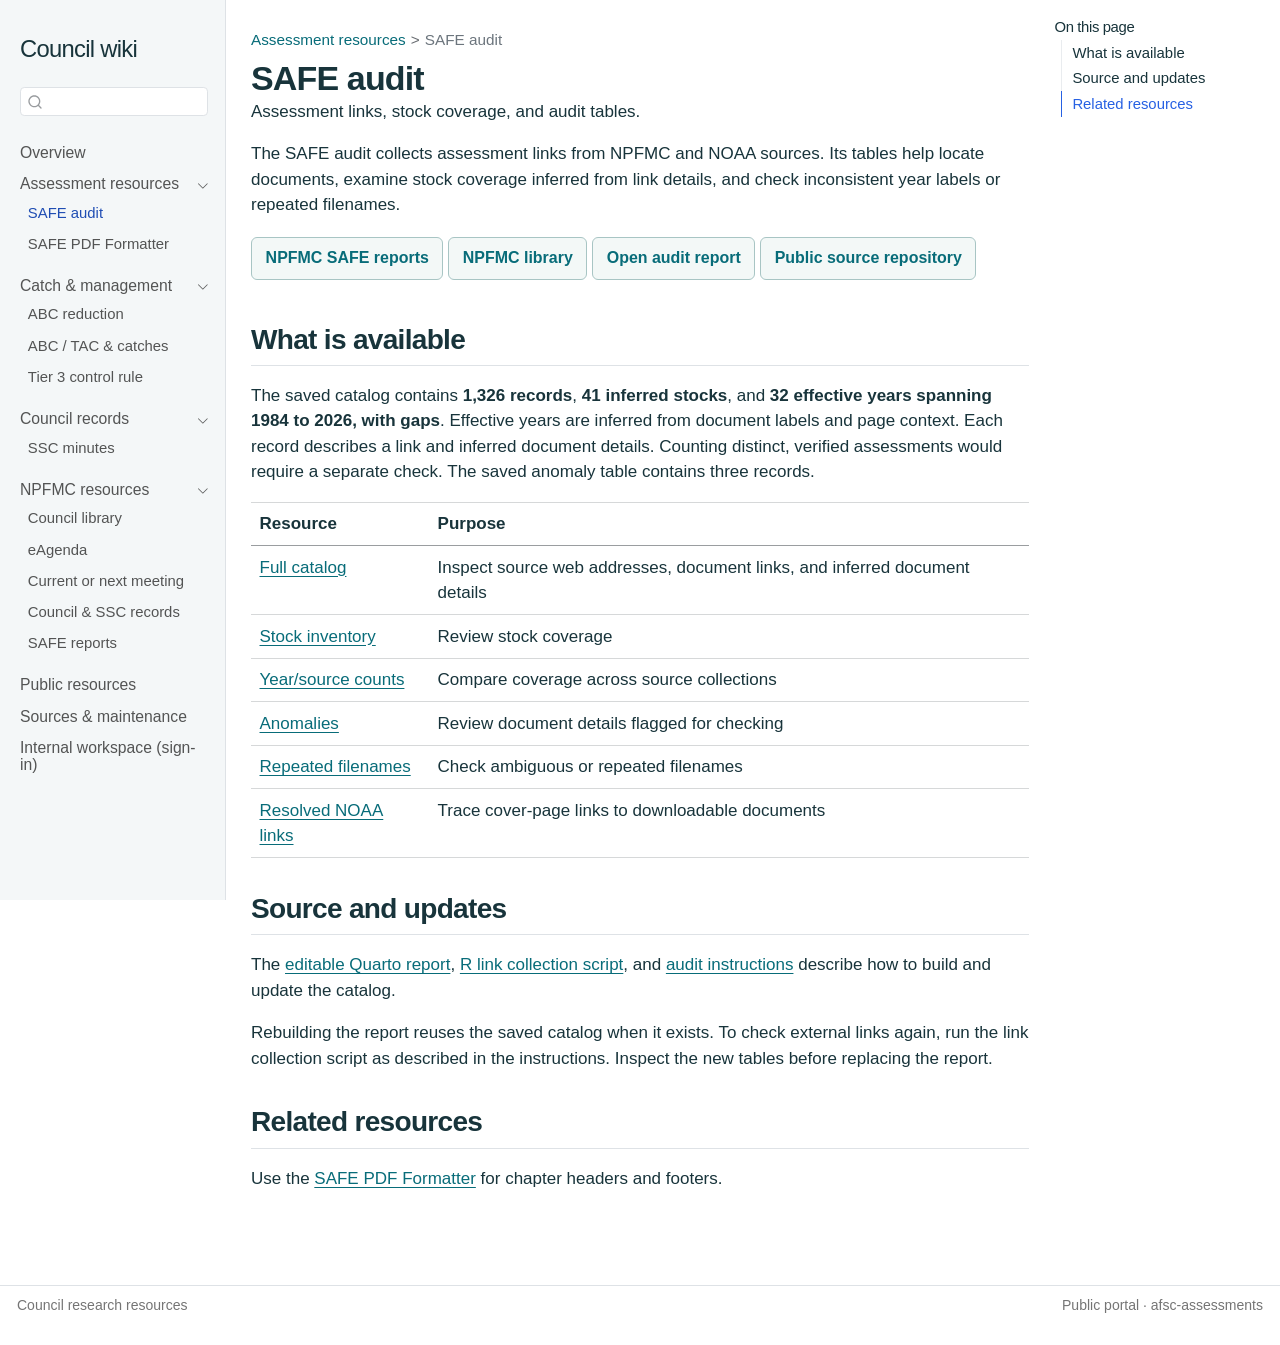
<file: safe-audit.html>
<!DOCTYPE html>
<html xmlns="http://www.w3.org/1999/xhtml" lang="en" xml:lang="en"><head>

<meta charset="utf-8">
<meta name="generator" content="quarto-1.10.18">

<meta name="viewport" content="width=device-width, initial-scale=1.0, user-scalable=yes">

<meta name="description" content="Assessment links, stock coverage, and audit tables.">

<title>SAFE audit – Council wiki</title>
<style>
/* Default styles provided by pandoc.
** See https://pandoc.org/MANUAL.html#variables-for-html for config info.
*/
span.smallcaps{font-variant: small-caps;}
div.columns{display: flex; gap: 1.5em;}
div.column{flex: auto;}
@media screen {
div.columns{gap: min(4vw, 1.5em);}
div.column{overflow-x: auto;}
}
div.hanging-indent{margin-left: 1.5em; text-indent: -1.5em;}
ul.task-list{list-style: none;}
ul.task-list li input[type="checkbox"] {
  width: 0.8em;
  margin: 0 0.8em 0.2em -1em; /* quarto-specific, see https://github.com/quarto-dev/quarto-cli/issues/4556 */ 
  vertical-align: middle;
}
</style>


<script src="site_libs/quarto-nav/quarto-nav.js"></script>
<script src="site_libs/quarto-nav/headroom.min.js"></script>
<script src="site_libs/clipboard/clipboard.min.js"></script>
<script src="site_libs/quarto-search/autocomplete.umd.js"></script>
<script src="site_libs/quarto-search/fuse.min.js"></script>
<script src="site_libs/quarto-search/quarto-search.js"></script>
<meta name="quarto:offset" content="./">
<script src="site_libs/quarto-html/quarto.js" type="module"></script>
<script src="site_libs/quarto-html/tabsets/tabsets.js" type="module"></script>
<script src="site_libs/quarto-html/popper.min.js"></script>
<script src="site_libs/quarto-html/tippy.umd.min.js"></script>
<script src="site_libs/quarto-html/anchor.min.js"></script>
<link href="site_libs/quarto-html/tippy.css" rel="stylesheet">
<link href="site_libs/quarto-html/quarto-syntax-highlighting-64a204ab8560d761af7679ceaba22944.css" rel="stylesheet" id="quarto-text-highlighting-styles">
<script src="site_libs/bootstrap/bootstrap.min.js"></script>
<link href="site_libs/bootstrap/bootstrap-icons.css" rel="stylesheet">
<link href="site_libs/bootstrap/bootstrap-a8c8cf24dfcc71358108d64de750156e.min.css" rel="stylesheet" append-hash="true" id="quarto-bootstrap" data-mode="light">
<script id="quarto-search-options" type="application/json">{
  "location": "sidebar",
  "copy-button": false,
  "collapse-after": 3,
  "panel-placement": "start",
  "type": "textbox",
  "limit": 50,
  "keyboard-shortcut": [
    "f",
    "/",
    "s"
  ],
  "language": {
    "search-no-results-text": "No results",
    "search-matching-documents-text": "matching documents",
    "search-copy-link-title": "Copy link to search",
    "search-hide-matches-text": "Hide additional matches",
    "search-more-match-text": "more match in this document",
    "search-more-matches-text": "more matches in this document",
    "search-clear-button-title": "Clear",
    "search-text-placeholder": "",
    "search-detached-cancel-button-title": "Cancel",
    "search-submit-button-title": "Submit",
    "search-label": "Search"
  }
}</script>
<style>html{ scroll-behavior: smooth; }</style>


<link rel="stylesheet" href="styles.css">
</head>

<body class="nav-sidebar docked quarto-light">

<div id="quarto-search-results"></div>
  <header id="quarto-header" class="headroom fixed-top">
  <nav class="quarto-secondary-nav">
    <div class="container-fluid d-flex">
      <button type="button" class="quarto-btn-toggle btn" data-bs-toggle="collapse" role="button" data-bs-target=".quarto-sidebar-collapse-item" aria-controls="quarto-sidebar" aria-expanded="false" aria-label="Toggle sidebar navigation" onclick="if (window.quartoToggleHeadroom) { window.quartoToggleHeadroom(); }">
        <i class="bi bi-layout-text-sidebar-reverse"></i>
      </button>
        <nav class="quarto-page-breadcrumbs" aria-label="breadcrumb"><ol class="breadcrumb"><li class="breadcrumb-item"><a href="./safe-audit.html">Assessment resources</a></li><li class="breadcrumb-item"><a href="./safe-audit.html">SAFE audit</a></li></ol></nav>
        <a class="flex-grow-1" role="navigation" data-bs-toggle="collapse" data-bs-target=".quarto-sidebar-collapse-item" aria-controls="quarto-sidebar" aria-expanded="false" aria-label="Toggle sidebar navigation" onclick="if (window.quartoToggleHeadroom) { window.quartoToggleHeadroom(); }">      
        </a>
      <button type="button" class="btn quarto-search-button" aria-label="Search" onclick="window.quartoOpenSearch();">
        <i class="bi bi-search"></i>
      </button>
    </div>
  </nav>
</header>
<!-- content -->
<div id="quarto-content" class="quarto-container page-columns page-rows-contents page-layout-article">
<!-- sidebar -->
  <nav id="quarto-sidebar" class="sidebar collapse collapse-horizontal quarto-sidebar-collapse-item sidebar-navigation docked overflow-auto">
    <div class="pt-lg-2 mt-2 text-left sidebar-header">
    <div class="sidebar-title mb-0 py-0">
      <a href="./">Council wiki</a> 
    </div>
      </div>
        <div class="mt-2 flex-shrink-0 align-items-center">
        <div class="sidebar-search">
        <div id="quarto-search" class="" title="Search"></div>
        </div>
        </div>
    <div class="sidebar-menu-container"> 
    <ul class="list-unstyled mt-1">
        <li class="sidebar-item">
  <div class="sidebar-item-container"> 
  <a href="./index.html" class="sidebar-item-text sidebar-link">
 <span class="menu-text">Overview</span></a>
  </div>
</li>
        <li class="sidebar-item sidebar-item-section">
      <div class="sidebar-item-container"> 
            <a class="sidebar-item-text sidebar-link text-start" data-bs-toggle="collapse" data-bs-target="#quarto-sidebar-section-1" role="navigation" aria-expanded="true">
 <span class="menu-text">Assessment resources</span></a>
          <a class="sidebar-item-toggle text-start" data-bs-toggle="collapse" data-bs-target="#quarto-sidebar-section-1" role="navigation" aria-expanded="true" aria-label="Toggle section">
            <i class="bi bi-chevron-right ms-2"></i>
          </a> 
      </div>
      <ul id="quarto-sidebar-section-1" class="collapse list-unstyled sidebar-section depth1 show">  
          <li class="sidebar-item">
  <div class="sidebar-item-container"> 
  <a href="./safe-audit.html" class="sidebar-item-text sidebar-link active">
 <span class="menu-text">SAFE audit</span></a>
  </div>
</li>
          <li class="sidebar-item">
  <div class="sidebar-item-container"> 
  <a href="./safe-pdf-formatter.html" class="sidebar-item-text sidebar-link">
 <span class="menu-text">SAFE PDF Formatter</span></a>
  </div>
</li>
      </ul>
  </li>
        <li class="sidebar-item sidebar-item-section">
      <div class="sidebar-item-container"> 
            <a class="sidebar-item-text sidebar-link text-start" data-bs-toggle="collapse" data-bs-target="#quarto-sidebar-section-2" role="navigation" aria-expanded="true">
 <span class="menu-text">Catch &amp; management</span></a>
          <a class="sidebar-item-toggle text-start" data-bs-toggle="collapse" data-bs-target="#quarto-sidebar-section-2" role="navigation" aria-expanded="true" aria-label="Toggle section">
            <i class="bi bi-chevron-right ms-2"></i>
          </a> 
      </div>
      <ul id="quarto-sidebar-section-2" class="collapse list-unstyled sidebar-section depth1 show">  
          <li class="sidebar-item">
  <div class="sidebar-item-container"> 
  <a href="./abc-reduction.html" class="sidebar-item-text sidebar-link">
 <span class="menu-text">ABC reduction</span></a>
  </div>
</li>
          <li class="sidebar-item">
  <div class="sidebar-item-container"> 
  <a href="./abc-tac.html" class="sidebar-item-text sidebar-link">
 <span class="menu-text">ABC / TAC &amp; catches</span></a>
  </div>
</li>
          <li class="sidebar-item">
  <div class="sidebar-item-container"> 
  <a href="./tier-3.html" class="sidebar-item-text sidebar-link">
 <span class="menu-text">Tier 3 control rule</span></a>
  </div>
</li>
      </ul>
  </li>
        <li class="sidebar-item sidebar-item-section">
      <div class="sidebar-item-container"> 
            <a class="sidebar-item-text sidebar-link text-start" data-bs-toggle="collapse" data-bs-target="#quarto-sidebar-section-3" role="navigation" aria-expanded="true">
 <span class="menu-text">Council records</span></a>
          <a class="sidebar-item-toggle text-start" data-bs-toggle="collapse" data-bs-target="#quarto-sidebar-section-3" role="navigation" aria-expanded="true" aria-label="Toggle section">
            <i class="bi bi-chevron-right ms-2"></i>
          </a> 
      </div>
      <ul id="quarto-sidebar-section-3" class="collapse list-unstyled sidebar-section depth1 show">  
          <li class="sidebar-item">
  <div class="sidebar-item-container"> 
  <a href="./ssc-minutes.html" class="sidebar-item-text sidebar-link">
 <span class="menu-text">SSC minutes</span></a>
  </div>
</li>
      </ul>
  </li>
        <li class="sidebar-item sidebar-item-section">
      <div class="sidebar-item-container"> 
            <a class="sidebar-item-text sidebar-link text-start" data-bs-toggle="collapse" data-bs-target="#quarto-sidebar-section-4" role="navigation" aria-expanded="true">
 <span class="menu-text">NPFMC resources</span></a>
          <a class="sidebar-item-toggle text-start" data-bs-toggle="collapse" data-bs-target="#quarto-sidebar-section-4" role="navigation" aria-expanded="true" aria-label="Toggle section">
            <i class="bi bi-chevron-right ms-2"></i>
          </a> 
      </div>
      <ul id="quarto-sidebar-section-4" class="collapse list-unstyled sidebar-section depth1 show">  
          <li class="sidebar-item">
  <div class="sidebar-item-container"> 
  <a href="https://www.npfmc.org/library/" class="sidebar-item-text sidebar-link">
 <span class="menu-text">Council library</span></a>
  </div>
</li>
          <li class="sidebar-item">
  <div class="sidebar-item-container"> 
  <a href="https://meetings.npfmc.org/" class="sidebar-item-text sidebar-link">
 <span class="menu-text">eAgenda</span></a>
  </div>
</li>
          <li class="sidebar-item">
  <div class="sidebar-item-container"> 
  <a href="https://www.npfmc.org/current-or-next-council-meeting/" class="sidebar-item-text sidebar-link">
 <span class="menu-text">Current or next meeting</span></a>
  </div>
</li>
          <li class="sidebar-item">
  <div class="sidebar-item-container"> 
  <a href="https://www.npfmc.org/library/council-records/" class="sidebar-item-text sidebar-link">
 <span class="menu-text">Council &amp; SSC records</span></a>
  </div>
</li>
          <li class="sidebar-item">
  <div class="sidebar-item-container"> 
  <a href="https://www.npfmc.org/library/safe-reports/" class="sidebar-item-text sidebar-link">
 <span class="menu-text">SAFE reports</span></a>
  </div>
</li>
      </ul>
  </li>
        <li class="sidebar-item">
  <div class="sidebar-item-container"> 
  <a href="./library.html" class="sidebar-item-text sidebar-link">
 <span class="menu-text">Public resources</span></a>
  </div>
</li>
        <li class="sidebar-item">
  <div class="sidebar-item-container"> 
  <a href="./about.html" class="sidebar-item-text sidebar-link">
 <span class="menu-text">Sources &amp; maintenance</span></a>
  </div>
</li>
        <li class="sidebar-item">
  <div class="sidebar-item-container"> 
  <a href="./safe-review.html" class="sidebar-item-text sidebar-link">
 <span class="menu-text">Internal workspace (sign-in)</span></a>
  </div>
</li>
    </ul>
    </div>
</nav>
<div id="quarto-sidebar-glass" class="quarto-sidebar-collapse-item" data-bs-toggle="collapse" data-bs-target=".quarto-sidebar-collapse-item"></div>
<!-- margin-sidebar -->
    <div id="quarto-margin-sidebar" class="sidebar margin-sidebar">
        <nav id="TOC" role="doc-toc" class="toc-active">
    <h2 id="toc-title">On this page</h2>
   
  <ul class="collapse">
  <li><a href="#what-is-available" id="toc-what-is-available" class="nav-link active" data-scroll-target="#what-is-available">What is available</a></li>
  <li><a href="#source-and-updates" id="toc-source-and-updates" class="nav-link" data-scroll-target="#source-and-updates">Source and updates</a></li>
  <li><a href="#related-resources" id="toc-related-resources" class="nav-link" data-scroll-target="#related-resources">Related resources</a></li>
  </ul>
</nav>
    </div>
<!-- main -->
<main class="content" id="quarto-document-content">

<header id="title-block-header" class="quarto-title-block default"><nav class="quarto-page-breadcrumbs quarto-title-breadcrumbs d-none d-lg-block" aria-label="breadcrumb"><ol class="breadcrumb"><li class="breadcrumb-item"><a href="./safe-audit.html">Assessment resources</a></li><li class="breadcrumb-item"><a href="./safe-audit.html">SAFE audit</a></li></ol></nav>
<div class="quarto-title">
<h1 class="title">SAFE audit</h1>
</div>

<div>
  <div class="description">
    Assessment links, stock coverage, and audit tables.
  </div>
</div>


<div class="quarto-title-meta">

    
  
    
  </div>
  


</header>


<p>The SAFE audit collects assessment links from NPFMC and NOAA sources. Its tables help locate documents, examine stock coverage inferred from link details, and check inconsistent year labels or repeated filenames.</p>
<div class="resource-links">
<p><a href="https://www.npfmc.org/library/safe-reports/">NPFMC SAFE reports</a> <a href="https://www.npfmc.org/library/">NPFMC library</a> <a href="https://afsc-assessments.github.io/safe_audit/">Open audit report</a> <a href="https://github.com/afsc-assessments/safe_audit">Public source repository</a></p>
</div>
<section id="what-is-available" class="level2">
<h2 class="anchored" data-anchor-id="what-is-available">What is available</h2>
<p>The saved catalog contains <strong>1,326 records</strong>, <strong>41 inferred stocks</strong>, and <strong>32 effective years spanning 1984 to 2026, with gaps</strong>. Effective years are inferred from document labels and page context. Each record describes a link and inferred document details. Counting distinct, verified assessments would require a separate check. The saved anomaly table contains three records.</p>
<table class="caption-top table">
<thead>
<tr class="header">
<th>Resource</th>
<th>Purpose</th>
</tr>
</thead>
<tbody>
<tr class="odd">
<td><a href="https://github.com/afsc-assessments/safe_audit/blob/main/outputs/safe_catalog.csv">Full catalog</a></td>
<td>Inspect source web addresses, document links, and inferred document details</td>
</tr>
<tr class="even">
<td><a href="https://github.com/afsc-assessments/safe_audit/blob/main/outputs/safe_stock_inventory.csv">Stock inventory</a></td>
<td>Review stock coverage</td>
</tr>
<tr class="odd">
<td><a href="https://github.com/afsc-assessments/safe_audit/blob/main/outputs/safe_year_source_counts.csv">Year/source counts</a></td>
<td>Compare coverage across source collections</td>
</tr>
<tr class="even">
<td><a href="https://github.com/afsc-assessments/safe_audit/blob/main/outputs/safe_anomalies.csv">Anomalies</a></td>
<td>Review document details flagged for checking</td>
</tr>
<tr class="odd">
<td><a href="https://github.com/afsc-assessments/safe_audit/blob/main/outputs/safe_filename_collisions.csv">Repeated filenames</a></td>
<td>Check ambiguous or repeated filenames</td>
</tr>
<tr class="even">
<td><a href="https://github.com/afsc-assessments/safe_audit/blob/main/outputs/safe_resolved_noaa_terminal_links.csv">Resolved NOAA links</a></td>
<td>Trace cover-page links to downloadable documents</td>
</tr>
</tbody>
</table>
</section>
<section id="source-and-updates" class="level2">
<h2 class="anchored" data-anchor-id="source-and-updates">Source and updates</h2>
<p>The <a href="https://github.com/afsc-assessments/safe_audit/blob/main/safe_audit.qmd">editable Quarto report</a>, <a href="https://github.com/afsc-assessments/safe_audit/blob/main/npfmcSAFE.R">R link collection script</a>, and <a href="https://github.com/afsc-assessments/safe_audit/blob/main/README_SAFE_audit.md">audit instructions</a> describe how to build and update the catalog.</p>
<p>Rebuilding the report reuses the saved catalog when it exists. To check external links again, run the link collection script as described in the instructions. Inspect the new tables before replacing the report.</p>
</section>
<section id="related-resources" class="level2">
<h2 class="anchored" data-anchor-id="related-resources">Related resources</h2>
<p>Use the <a href="./safe-pdf-formatter.html">SAFE PDF Formatter</a> for chapter headers and footers.</p>


</section>

</main> <!-- /main -->
<script id="quarto-html-after-body" type="application/javascript">
  window.document.addEventListener("DOMContentLoaded", function (event) {
    const icon = "";
    const anchorJS = new window.AnchorJS();
    anchorJS.options = {
      placement: 'right',
      icon: icon
    };
    anchorJS.add('.anchored');
    const isCodeAnnotation = (el) => {
      for (const clz of el.classList) {
        if (clz.startsWith('code-annotation-')) {                     
          return true;
        }
      }
      return false;
    }
    const onCopySuccess = function(e) {
      // button target
      const button = e.trigger;
      // don't keep focus
      button.blur();
      // flash "checked"
      button.classList.add('code-copy-button-checked');
      var currentTitle = button.getAttribute("title");
      button.setAttribute("title", "Copied!");
      let tooltip;
      if (window.bootstrap) {
        button.setAttribute("data-bs-toggle", "tooltip");
        button.setAttribute("data-bs-placement", "left");
        button.setAttribute("data-bs-title", "Copied!");
        tooltip = new bootstrap.Tooltip(button, 
          { trigger: "manual", 
            customClass: "code-copy-button-tooltip",
            offset: [0, -8]});
        tooltip.show();    
      }
      setTimeout(function() {
        if (tooltip) {
          tooltip.hide();
          button.removeAttribute("data-bs-title");
          button.removeAttribute("data-bs-toggle");
          button.removeAttribute("data-bs-placement");
        }
        button.setAttribute("title", currentTitle);
        button.classList.remove('code-copy-button-checked');
      }, 1000);
      // clear code selection
      e.clearSelection();
    }
    const getTextToCopy = function(trigger) {
      const outerScaffold = trigger.parentElement.cloneNode(true);
      const codeEl = outerScaffold.querySelector('code');
      for (const childEl of codeEl.children) {
        if (isCodeAnnotation(childEl)) {
          childEl.remove();
        }
      }
      return codeEl.innerText;
    }
    const clipboard = new window.ClipboardJS('.code-copy-button:not([data-in-quarto-modal])', {
      text: getTextToCopy
    });
    clipboard.on('success', onCopySuccess);
    if (window.document.getElementById('quarto-embedded-source-code-modal')) {
      const clipboardModal = new window.ClipboardJS('.code-copy-button[data-in-quarto-modal]', {
        text: getTextToCopy,
        container: window.document.getElementById('quarto-embedded-source-code-modal')
      });
      clipboardModal.on('success', onCopySuccess);
    }
      var localhostRegex = new RegExp(/^(?:http|https):\/\/localhost\:?[0-9]*\//);
      var mailtoRegex = new RegExp(/^mailto:/);
        var filterRegex = new RegExp("https:\/\/afsc-assessments\.github\.io\/Council_related_site\/");
      var isInternal = (href) => {
          return filterRegex.test(href) || localhostRegex.test(href) || mailtoRegex.test(href);
      }
      // Inspect non-navigation links and adorn them if external
     var links = window.document.querySelectorAll('a[href]:not(.nav-link):not(.navbar-brand):not(.toc-action):not(.sidebar-link):not(.sidebar-item-toggle):not(.pagination-link):not(.no-external):not([aria-hidden]):not(.dropdown-item):not(.quarto-navigation-tool):not(.about-link)');
      for (var i=0; i<links.length; i++) {
        const link = links[i];
        if (!isInternal(link.href)) {
          // undo the damage that might have been done by quarto-nav.js in the case of
          // links that we want to consider external
          if (link.dataset.originalHref !== undefined) {
            link.href = link.dataset.originalHref;
          }
            // target, if specified
            link.setAttribute("target", "_blank");
            if (link.getAttribute("rel") === null) {
              link.setAttribute("rel", "noopener");
            }
        }
      }
    function tippyHover(el, contentFn, onTriggerFn, onUntriggerFn) {
      const config = {
        allowHTML: true,
        maxWidth: 500,
        delay: 100,
        arrow: false,
        appendTo: function(el) {
            return el.parentElement;
        },
        interactive: true,
        interactiveBorder: 10,
        theme: 'quarto',
        placement: 'bottom-start',
      };
      if (contentFn) {
        config.content = contentFn;
      }
      if (onTriggerFn) {
        config.onTrigger = onTriggerFn;
      }
      if (onUntriggerFn) {
        config.onUntrigger = onUntriggerFn;
      }
      window.tippy(el, config); 
    }
    const noterefs = window.document.querySelectorAll('a[role="doc-noteref"]');
    for (var i=0; i<noterefs.length; i++) {
      const ref = noterefs[i];
      tippyHover(ref, function() {
        // use id or data attribute instead here
        let href = ref.getAttribute('data-footnote-href') || ref.getAttribute('href');
        try { href = new URL(href).hash; } catch {}
        const id = href.replace(/^#\/?/, "");
        const note = window.document.getElementById(id);
        if (note) {
          return note.innerHTML;
        } else {
          return "";
        }
      });
    }
    const xrefs = window.document.querySelectorAll('a.quarto-xref');
    const processXRef = (id, note) => {
      // Strip column container classes
      const stripColumnClz = (el) => {
        el.classList.remove("page-full", "page-columns");
        if (el.children) {
          for (const child of el.children) {
            stripColumnClz(child);
          }
        }
      }
      stripColumnClz(note)
      if (id === null || id.startsWith('sec-')) {
        // Special case sections, only their first couple elements
        const container = document.createElement("div");
        if (note.children && note.children.length > 2) {
          container.appendChild(note.children[0].cloneNode(true));
          for (let i = 1; i < note.children.length; i++) {
            const child = note.children[i];
            if (child.tagName === "P" && child.innerText === "") {
              continue;
            } else {
              container.appendChild(child.cloneNode(true));
              break;
            }
          }
          if (window.Quarto?.typesetMath) {
            window.Quarto.typesetMath(container);
          }
          return container.innerHTML
        } else {
          if (window.Quarto?.typesetMath) {
            window.Quarto.typesetMath(note);
          }
          return note.innerHTML;
        }
      } else {
        // Remove any anchor links if they are present
        const anchorLink = note.querySelector('a.anchorjs-link');
        if (anchorLink) {
          anchorLink.remove();
        }
        if (window.Quarto?.typesetMath) {
          window.Quarto.typesetMath(note);
        }
        if (note.classList.contains("callout")) {
          return note.outerHTML;
        } else {
          return note.innerHTML;
        }
      }
    }
    for (var i=0; i<xrefs.length; i++) {
      const xref = xrefs[i];
      tippyHover(xref, undefined, function(instance) {
        instance.disable();
        let url = xref.getAttribute('href');
        let hash = undefined; 
        if (url.startsWith('#')) {
          hash = url;
        } else {
          try { hash = new URL(url).hash; } catch {}
        }
        if (hash) {
          const id = hash.replace(/^#\/?/, "");
          const note = window.document.getElementById(id);
          if (note !== null) {
            try {
              const html = processXRef(id, note.cloneNode(true));
              instance.setContent(html);
            } finally {
              instance.enable();
              instance.show();
            }
          } else {
            // See if we can fetch this
            fetch(url.split('#')[0])
            .then(res => res.text())
            .then(html => {
              const parser = new DOMParser();
              const htmlDoc = parser.parseFromString(html, "text/html");
              const note = htmlDoc.getElementById(id);
              if (note !== null) {
                const html = processXRef(id, note);
                instance.setContent(html);
              } 
            }).finally(() => {
              instance.enable();
              instance.show();
            });
          }
        } else {
          // See if we can fetch a full url (with no hash to target)
          // This is a special case and we should probably do some content thinning / targeting
          fetch(url)
          .then(res => res.text())
          .then(html => {
            const parser = new DOMParser();
            const htmlDoc = parser.parseFromString(html, "text/html");
            const note = htmlDoc.querySelector('main.content');
            if (note !== null) {
              // This should only happen for chapter cross references
              // (since there is no id in the URL)
              // remove the first header
              if (note.children.length > 0 && note.children[0].tagName === "HEADER") {
                note.children[0].remove();
              }
              const html = processXRef(null, note);
              instance.setContent(html);
            } 
          }).finally(() => {
            instance.enable();
            instance.show();
          });
        }
      }, function(instance) {
      });
    }
        let selectedAnnoteEl;
        const selectorForAnnotation = ( cell, annotation) => {
          let cellAttr = 'data-code-cell="' + cell + '"';
          let lineAttr = 'data-code-annotation="' +  annotation + '"';
          const selector = 'span[' + cellAttr + '][' + lineAttr + ']';
          return selector;
        }
        const selectCodeLines = (annoteEl) => {
          const doc = window.document;
          const targetCell = annoteEl.getAttribute("data-target-cell");
          const targetAnnotation = annoteEl.getAttribute("data-target-annotation");
          const annoteSpan = window.document.querySelector(selectorForAnnotation(targetCell, targetAnnotation));
          const lines = annoteSpan.getAttribute("data-code-lines").split(",");
          const lineIds = lines.map((line) => {
            return targetCell + "-" + line;
          })
          let top = null;
          let height = null;
          let parent = null;
          if (lineIds.length > 0) {
              //compute the position of the single el (top and bottom and make a div)
              const el = window.document.getElementById(lineIds[0]);
              top = el.offsetTop;
              height = el.offsetHeight;
              parent = el.parentElement.parentElement;
            if (lineIds.length > 1) {
              const lastEl = window.document.getElementById(lineIds[lineIds.length - 1]);
              const bottom = lastEl.offsetTop + lastEl.offsetHeight;
              height = bottom - top;
            }
            if (top !== null && height !== null && parent !== null) {
              // cook up a div (if necessary) and position it 
              let div = window.document.getElementById("code-annotation-line-highlight");
              if (div === null) {
                div = window.document.createElement("div");
                div.setAttribute("id", "code-annotation-line-highlight");
                div.style.position = 'absolute';
                parent.appendChild(div);
              }
              div.style.top = top - 2 + "px";
              div.style.height = height + 4 + "px";
              div.style.left = 0;
              let gutterDiv = window.document.getElementById("code-annotation-line-highlight-gutter");
              if (gutterDiv === null) {
                gutterDiv = window.document.createElement("div");
                gutterDiv.setAttribute("id", "code-annotation-line-highlight-gutter");
                gutterDiv.style.position = 'absolute';
                const codeCell = window.document.getElementById(targetCell);
                const gutter = codeCell.querySelector('.code-annotation-gutter');
                gutter.appendChild(gutterDiv);
              }
              gutterDiv.style.top = top - 2 + "px";
              gutterDiv.style.height = height + 4 + "px";
            }
            selectedAnnoteEl = annoteEl;
          }
        };
        const unselectCodeLines = () => {
          const elementsIds = ["code-annotation-line-highlight", "code-annotation-line-highlight-gutter"];
          elementsIds.forEach((elId) => {
            const div = window.document.getElementById(elId);
            if (div) {
              div.remove();
            }
          });
          selectedAnnoteEl = undefined;
        };
          // Handle positioning of the toggle
      window.addEventListener(
        "resize",
        throttle(() => {
          elRect = undefined;
          if (selectedAnnoteEl) {
            selectCodeLines(selectedAnnoteEl);
          }
        }, 10)
      );
      function throttle(fn, ms) {
      let throttle = false;
      let timer;
        return (...args) => {
          if(!throttle) { // first call gets through
              fn.apply(this, args);
              throttle = true;
          } else { // all the others get throttled
              if(timer) clearTimeout(timer); // cancel #2
              timer = setTimeout(() => {
                fn.apply(this, args);
                timer = throttle = false;
              }, ms);
          }
        };
      }
        // Attach click handler to the DT
        const annoteDls = window.document.querySelectorAll('dt[data-target-cell]');
        for (const annoteDlNode of annoteDls) {
          annoteDlNode.addEventListener('click', (event) => {
            const clickedEl = event.target;
            if (clickedEl !== selectedAnnoteEl) {
              unselectCodeLines();
              const activeEl = window.document.querySelector('dt[data-target-cell].code-annotation-active');
              if (activeEl) {
                activeEl.classList.remove('code-annotation-active');
              }
              selectCodeLines(clickedEl);
              clickedEl.classList.add('code-annotation-active');
            } else {
              // Unselect the line
              unselectCodeLines();
              clickedEl.classList.remove('code-annotation-active');
            }
          });
        }
    const findCites = (el) => {
      const parentEl = el.parentElement;
      if (parentEl) {
        const cites = parentEl.dataset.cites;
        if (cites) {
          return {
            el,
            cites: cites.split(' ')
          };
        } else {
          return findCites(el.parentElement)
        }
      } else {
        return undefined;
      }
    };
    var bibliorefs = window.document.querySelectorAll('a[role="doc-biblioref"]');
    for (var i=0; i<bibliorefs.length; i++) {
      const ref = bibliorefs[i];
      const citeInfo = findCites(ref);
      if (citeInfo) {
        tippyHover(citeInfo.el, function() {
          var popup = window.document.createElement('div');
          citeInfo.cites.forEach(function(cite) {
            var citeDiv = window.document.createElement('div');
            citeDiv.classList.add('hanging-indent');
            citeDiv.classList.add('csl-entry');
            var biblioDiv = window.document.getElementById('ref-' + cite);
            if (biblioDiv) {
              citeDiv.innerHTML = biblioDiv.innerHTML;
            }
            popup.appendChild(citeDiv);
          });
          return popup.innerHTML;
        });
      }
    }
  });
  </script>
</div> <!-- /content -->
<footer class="footer">
  <div class="nav-footer">
    <div class="nav-footer-left">
<p>Council research resources</p>
</div>   
    <div class="nav-footer-center">
      &nbsp;
    </div>
    <div class="nav-footer-right">
<p>Public portal · afsc-assessments</p>
</div>
  </div>
</footer>




<script src="site_libs/quarto-html/zenscroll-min.js"></script>
</body></html>
</file>
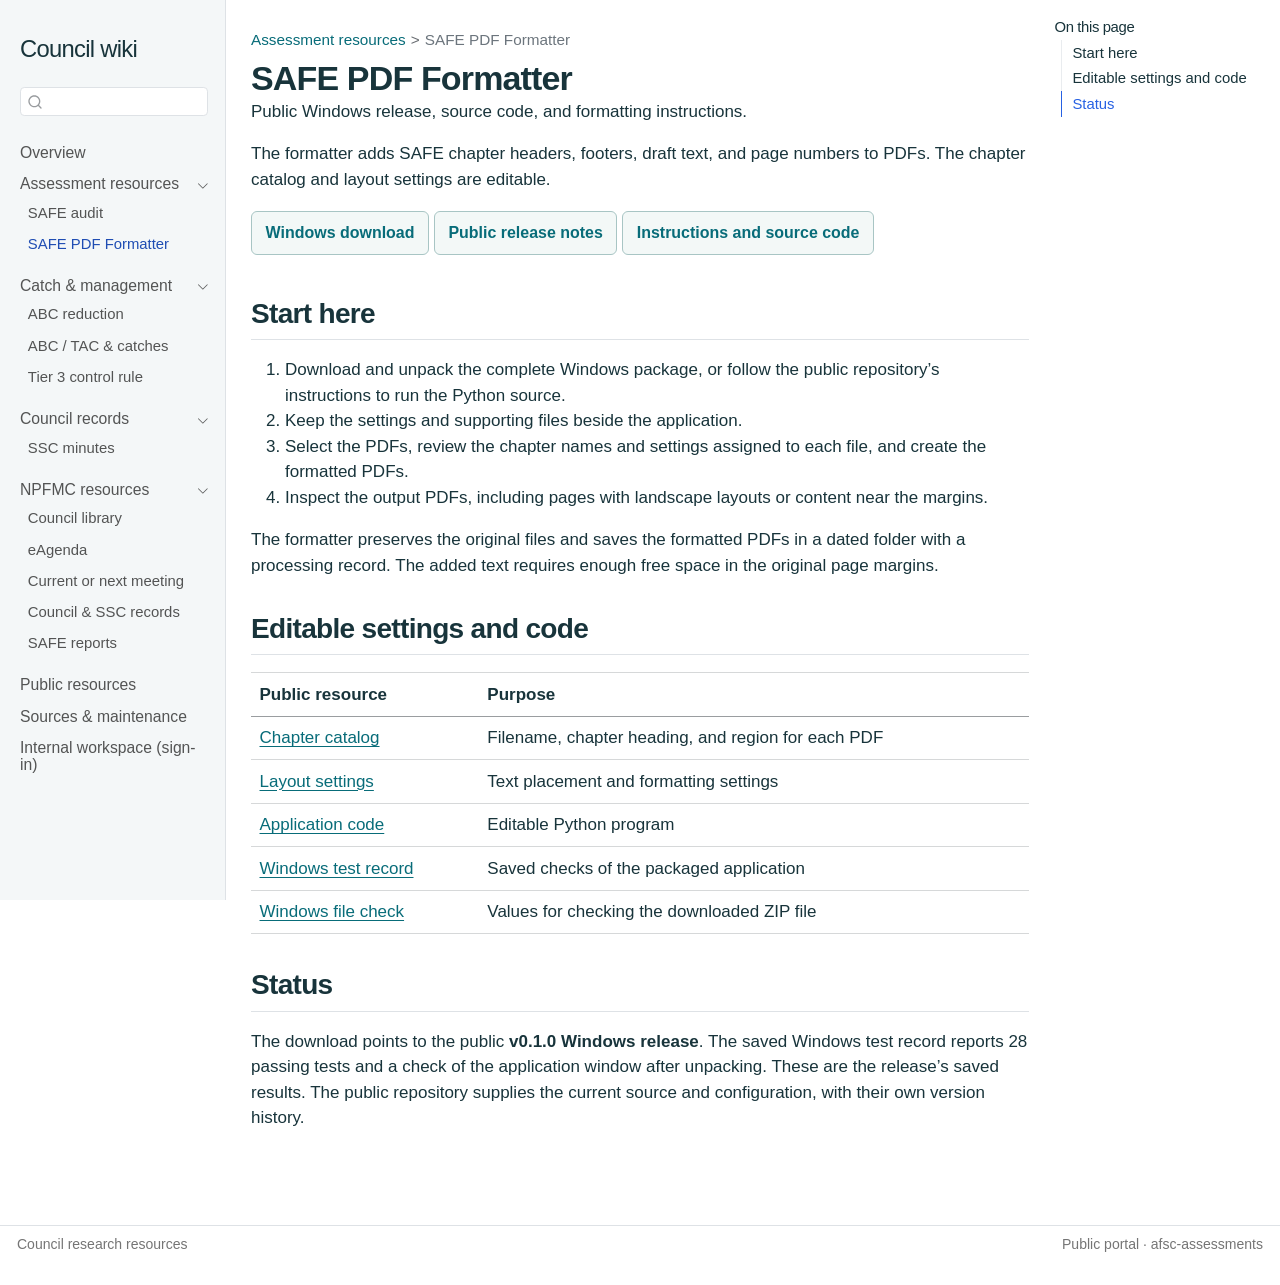
<file: safe-pdf-formatter.html>
<!DOCTYPE html>
<html xmlns="http://www.w3.org/1999/xhtml" lang="en" xml:lang="en"><head>

<meta charset="utf-8">
<meta name="generator" content="quarto-1.10.18">

<meta name="viewport" content="width=device-width, initial-scale=1.0, user-scalable=yes">

<meta name="description" content="Public Windows release, source code, and formatting instructions.">

<title>SAFE PDF Formatter – Council wiki</title>
<style>
/* Default styles provided by pandoc.
** See https://pandoc.org/MANUAL.html#variables-for-html for config info.
*/
span.smallcaps{font-variant: small-caps;}
div.columns{display: flex; gap: 1.5em;}
div.column{flex: auto;}
@media screen {
div.columns{gap: min(4vw, 1.5em);}
div.column{overflow-x: auto;}
}
div.hanging-indent{margin-left: 1.5em; text-indent: -1.5em;}
ul.task-list{list-style: none;}
ul.task-list li input[type="checkbox"] {
  width: 0.8em;
  margin: 0 0.8em 0.2em -1em; /* quarto-specific, see https://github.com/quarto-dev/quarto-cli/issues/4556 */ 
  vertical-align: middle;
}
</style>


<script src="site_libs/quarto-nav/quarto-nav.js"></script>
<script src="site_libs/quarto-nav/headroom.min.js"></script>
<script src="site_libs/clipboard/clipboard.min.js"></script>
<script src="site_libs/quarto-search/autocomplete.umd.js"></script>
<script src="site_libs/quarto-search/fuse.min.js"></script>
<script src="site_libs/quarto-search/quarto-search.js"></script>
<meta name="quarto:offset" content="./">
<script src="site_libs/quarto-html/quarto.js" type="module"></script>
<script src="site_libs/quarto-html/tabsets/tabsets.js" type="module"></script>
<script src="site_libs/quarto-html/popper.min.js"></script>
<script src="site_libs/quarto-html/tippy.umd.min.js"></script>
<script src="site_libs/quarto-html/anchor.min.js"></script>
<link href="site_libs/quarto-html/tippy.css" rel="stylesheet">
<link href="site_libs/quarto-html/quarto-syntax-highlighting-64a204ab8560d761af7679ceaba22944.css" rel="stylesheet" id="quarto-text-highlighting-styles">
<script src="site_libs/bootstrap/bootstrap.min.js"></script>
<link href="site_libs/bootstrap/bootstrap-icons.css" rel="stylesheet">
<link href="site_libs/bootstrap/bootstrap-a8c8cf24dfcc71358108d64de750156e.min.css" rel="stylesheet" append-hash="true" id="quarto-bootstrap" data-mode="light">
<script id="quarto-search-options" type="application/json">{
  "location": "sidebar",
  "copy-button": false,
  "collapse-after": 3,
  "panel-placement": "start",
  "type": "textbox",
  "limit": 50,
  "keyboard-shortcut": [
    "f",
    "/",
    "s"
  ],
  "language": {
    "search-no-results-text": "No results",
    "search-matching-documents-text": "matching documents",
    "search-copy-link-title": "Copy link to search",
    "search-hide-matches-text": "Hide additional matches",
    "search-more-match-text": "more match in this document",
    "search-more-matches-text": "more matches in this document",
    "search-clear-button-title": "Clear",
    "search-text-placeholder": "",
    "search-detached-cancel-button-title": "Cancel",
    "search-submit-button-title": "Submit",
    "search-label": "Search"
  }
}</script>
<style>html{ scroll-behavior: smooth; }</style>


<link rel="stylesheet" href="styles.css">
</head>

<body class="nav-sidebar docked quarto-light">

<div id="quarto-search-results"></div>
  <header id="quarto-header" class="headroom fixed-top">
  <nav class="quarto-secondary-nav">
    <div class="container-fluid d-flex">
      <button type="button" class="quarto-btn-toggle btn" data-bs-toggle="collapse" role="button" data-bs-target=".quarto-sidebar-collapse-item" aria-controls="quarto-sidebar" aria-expanded="false" aria-label="Toggle sidebar navigation" onclick="if (window.quartoToggleHeadroom) { window.quartoToggleHeadroom(); }">
        <i class="bi bi-layout-text-sidebar-reverse"></i>
      </button>
        <nav class="quarto-page-breadcrumbs" aria-label="breadcrumb"><ol class="breadcrumb"><li class="breadcrumb-item"><a href="./safe-audit.html">Assessment resources</a></li><li class="breadcrumb-item"><a href="./safe-pdf-formatter.html">SAFE PDF Formatter</a></li></ol></nav>
        <a class="flex-grow-1" role="navigation" data-bs-toggle="collapse" data-bs-target=".quarto-sidebar-collapse-item" aria-controls="quarto-sidebar" aria-expanded="false" aria-label="Toggle sidebar navigation" onclick="if (window.quartoToggleHeadroom) { window.quartoToggleHeadroom(); }">      
        </a>
      <button type="button" class="btn quarto-search-button" aria-label="Search" onclick="window.quartoOpenSearch();">
        <i class="bi bi-search"></i>
      </button>
    </div>
  </nav>
</header>
<!-- content -->
<div id="quarto-content" class="quarto-container page-columns page-rows-contents page-layout-article">
<!-- sidebar -->
  <nav id="quarto-sidebar" class="sidebar collapse collapse-horizontal quarto-sidebar-collapse-item sidebar-navigation docked overflow-auto">
    <div class="pt-lg-2 mt-2 text-left sidebar-header">
    <div class="sidebar-title mb-0 py-0">
      <a href="./">Council wiki</a> 
    </div>
      </div>
        <div class="mt-2 flex-shrink-0 align-items-center">
        <div class="sidebar-search">
        <div id="quarto-search" class="" title="Search"></div>
        </div>
        </div>
    <div class="sidebar-menu-container"> 
    <ul class="list-unstyled mt-1">
        <li class="sidebar-item">
  <div class="sidebar-item-container"> 
  <a href="./index.html" class="sidebar-item-text sidebar-link">
 <span class="menu-text">Overview</span></a>
  </div>
</li>
        <li class="sidebar-item sidebar-item-section">
      <div class="sidebar-item-container"> 
            <a class="sidebar-item-text sidebar-link text-start" data-bs-toggle="collapse" data-bs-target="#quarto-sidebar-section-1" role="navigation" aria-expanded="true">
 <span class="menu-text">Assessment resources</span></a>
          <a class="sidebar-item-toggle text-start" data-bs-toggle="collapse" data-bs-target="#quarto-sidebar-section-1" role="navigation" aria-expanded="true" aria-label="Toggle section">
            <i class="bi bi-chevron-right ms-2"></i>
          </a> 
      </div>
      <ul id="quarto-sidebar-section-1" class="collapse list-unstyled sidebar-section depth1 show">  
          <li class="sidebar-item">
  <div class="sidebar-item-container"> 
  <a href="./safe-audit.html" class="sidebar-item-text sidebar-link">
 <span class="menu-text">SAFE audit</span></a>
  </div>
</li>
          <li class="sidebar-item">
  <div class="sidebar-item-container"> 
  <a href="./safe-pdf-formatter.html" class="sidebar-item-text sidebar-link active">
 <span class="menu-text">SAFE PDF Formatter</span></a>
  </div>
</li>
      </ul>
  </li>
        <li class="sidebar-item sidebar-item-section">
      <div class="sidebar-item-container"> 
            <a class="sidebar-item-text sidebar-link text-start" data-bs-toggle="collapse" data-bs-target="#quarto-sidebar-section-2" role="navigation" aria-expanded="true">
 <span class="menu-text">Catch &amp; management</span></a>
          <a class="sidebar-item-toggle text-start" data-bs-toggle="collapse" data-bs-target="#quarto-sidebar-section-2" role="navigation" aria-expanded="true" aria-label="Toggle section">
            <i class="bi bi-chevron-right ms-2"></i>
          </a> 
      </div>
      <ul id="quarto-sidebar-section-2" class="collapse list-unstyled sidebar-section depth1 show">  
          <li class="sidebar-item">
  <div class="sidebar-item-container"> 
  <a href="./abc-reduction.html" class="sidebar-item-text sidebar-link">
 <span class="menu-text">ABC reduction</span></a>
  </div>
</li>
          <li class="sidebar-item">
  <div class="sidebar-item-container"> 
  <a href="./abc-tac.html" class="sidebar-item-text sidebar-link">
 <span class="menu-text">ABC / TAC &amp; catches</span></a>
  </div>
</li>
          <li class="sidebar-item">
  <div class="sidebar-item-container"> 
  <a href="./tier-3.html" class="sidebar-item-text sidebar-link">
 <span class="menu-text">Tier 3 control rule</span></a>
  </div>
</li>
      </ul>
  </li>
        <li class="sidebar-item sidebar-item-section">
      <div class="sidebar-item-container"> 
            <a class="sidebar-item-text sidebar-link text-start" data-bs-toggle="collapse" data-bs-target="#quarto-sidebar-section-3" role="navigation" aria-expanded="true">
 <span class="menu-text">Council records</span></a>
          <a class="sidebar-item-toggle text-start" data-bs-toggle="collapse" data-bs-target="#quarto-sidebar-section-3" role="navigation" aria-expanded="true" aria-label="Toggle section">
            <i class="bi bi-chevron-right ms-2"></i>
          </a> 
      </div>
      <ul id="quarto-sidebar-section-3" class="collapse list-unstyled sidebar-section depth1 show">  
          <li class="sidebar-item">
  <div class="sidebar-item-container"> 
  <a href="./ssc-minutes.html" class="sidebar-item-text sidebar-link">
 <span class="menu-text">SSC minutes</span></a>
  </div>
</li>
      </ul>
  </li>
        <li class="sidebar-item sidebar-item-section">
      <div class="sidebar-item-container"> 
            <a class="sidebar-item-text sidebar-link text-start" data-bs-toggle="collapse" data-bs-target="#quarto-sidebar-section-4" role="navigation" aria-expanded="true">
 <span class="menu-text">NPFMC resources</span></a>
          <a class="sidebar-item-toggle text-start" data-bs-toggle="collapse" data-bs-target="#quarto-sidebar-section-4" role="navigation" aria-expanded="true" aria-label="Toggle section">
            <i class="bi bi-chevron-right ms-2"></i>
          </a> 
      </div>
      <ul id="quarto-sidebar-section-4" class="collapse list-unstyled sidebar-section depth1 show">  
          <li class="sidebar-item">
  <div class="sidebar-item-container"> 
  <a href="https://www.npfmc.org/library/" class="sidebar-item-text sidebar-link">
 <span class="menu-text">Council library</span></a>
  </div>
</li>
          <li class="sidebar-item">
  <div class="sidebar-item-container"> 
  <a href="https://meetings.npfmc.org/" class="sidebar-item-text sidebar-link">
 <span class="menu-text">eAgenda</span></a>
  </div>
</li>
          <li class="sidebar-item">
  <div class="sidebar-item-container"> 
  <a href="https://www.npfmc.org/current-or-next-council-meeting/" class="sidebar-item-text sidebar-link">
 <span class="menu-text">Current or next meeting</span></a>
  </div>
</li>
          <li class="sidebar-item">
  <div class="sidebar-item-container"> 
  <a href="https://www.npfmc.org/library/council-records/" class="sidebar-item-text sidebar-link">
 <span class="menu-text">Council &amp; SSC records</span></a>
  </div>
</li>
          <li class="sidebar-item">
  <div class="sidebar-item-container"> 
  <a href="https://www.npfmc.org/library/safe-reports/" class="sidebar-item-text sidebar-link">
 <span class="menu-text">SAFE reports</span></a>
  </div>
</li>
      </ul>
  </li>
        <li class="sidebar-item">
  <div class="sidebar-item-container"> 
  <a href="./library.html" class="sidebar-item-text sidebar-link">
 <span class="menu-text">Public resources</span></a>
  </div>
</li>
        <li class="sidebar-item">
  <div class="sidebar-item-container"> 
  <a href="./about.html" class="sidebar-item-text sidebar-link">
 <span class="menu-text">Sources &amp; maintenance</span></a>
  </div>
</li>
        <li class="sidebar-item">
  <div class="sidebar-item-container"> 
  <a href="./safe-review.html" class="sidebar-item-text sidebar-link">
 <span class="menu-text">Internal workspace (sign-in)</span></a>
  </div>
</li>
    </ul>
    </div>
</nav>
<div id="quarto-sidebar-glass" class="quarto-sidebar-collapse-item" data-bs-toggle="collapse" data-bs-target=".quarto-sidebar-collapse-item"></div>
<!-- margin-sidebar -->
    <div id="quarto-margin-sidebar" class="sidebar margin-sidebar">
        <nav id="TOC" role="doc-toc" class="toc-active">
    <h2 id="toc-title">On this page</h2>
   
  <ul class="collapse">
  <li><a href="#start-here" id="toc-start-here" class="nav-link active" data-scroll-target="#start-here">Start here</a></li>
  <li><a href="#editable-settings-and-code" id="toc-editable-settings-and-code" class="nav-link" data-scroll-target="#editable-settings-and-code">Editable settings and code</a></li>
  <li><a href="#status" id="toc-status" class="nav-link" data-scroll-target="#status">Status</a></li>
  </ul>
</nav>
    </div>
<!-- main -->
<main class="content" id="quarto-document-content">

<header id="title-block-header" class="quarto-title-block default"><nav class="quarto-page-breadcrumbs quarto-title-breadcrumbs d-none d-lg-block" aria-label="breadcrumb"><ol class="breadcrumb"><li class="breadcrumb-item"><a href="./safe-audit.html">Assessment resources</a></li><li class="breadcrumb-item"><a href="./safe-pdf-formatter.html">SAFE PDF Formatter</a></li></ol></nav>
<div class="quarto-title">
<h1 class="title">SAFE PDF Formatter</h1>
</div>

<div>
  <div class="description">
    Public Windows release, source code, and formatting instructions.
  </div>
</div>


<div class="quarto-title-meta">

    
  
    
  </div>
  


</header>


<p>The formatter adds SAFE chapter headers, footers, draft text, and page numbers to PDFs. The chapter catalog and layout settings are editable.</p>
<div class="resource-links">
<p><a href="https://github.com/jimianelli/safe-pdf-formatter/releases/download/v0.1.0/SAFE.PDF.Formatter-Windows-AMD64.zip">Windows download</a> <a href="https://github.com/jimianelli/safe-pdf-formatter/releases/tag/v0.1.0">Public release notes</a> <a href="https://github.com/jimianelli/safe-pdf-formatter">Instructions and source code</a></p>
</div>
<section id="start-here" class="level2">
<h2 class="anchored" data-anchor-id="start-here">Start here</h2>
<ol type="1">
<li>Download and unpack the complete Windows package, or follow the public repository’s instructions to run the Python source.</li>
<li>Keep the settings and supporting files beside the application.</li>
<li>Select the PDFs, review the chapter names and settings assigned to each file, and create the formatted PDFs.</li>
<li>Inspect the output PDFs, including pages with landscape layouts or content near the margins.</li>
</ol>
<p>The formatter preserves the original files and saves the formatted PDFs in a dated folder with a processing record. The added text requires enough free space in the original page margins.</p>
</section>
<section id="editable-settings-and-code" class="level2">
<h2 class="anchored" data-anchor-id="editable-settings-and-code">Editable settings and code</h2>
<table class="caption-top table">
<thead>
<tr class="header">
<th>Public resource</th>
<th>Purpose</th>
</tr>
</thead>
<tbody>
<tr class="odd">
<td><a href="https://github.com/jimianelli/safe-pdf-formatter/blob/main/config/chapters.csv">Chapter catalog</a></td>
<td>Filename, chapter heading, and region for each PDF</td>
</tr>
<tr class="even">
<td><a href="https://github.com/jimianelli/safe-pdf-formatter/blob/main/config/layout.json">Layout settings</a></td>
<td>Text placement and formatting settings</td>
</tr>
<tr class="odd">
<td><a href="https://github.com/jimianelli/safe-pdf-formatter/blob/main/app.py">Application code</a></td>
<td>Editable Python program</td>
</tr>
<tr class="even">
<td><a href="https://github.com/jimianelli/safe-pdf-formatter/releases/download/v0.1.0/Windows-build-verification.json">Windows test record</a></td>
<td>Saved checks of the packaged application</td>
</tr>
<tr class="odd">
<td><a href="https://github.com/jimianelli/safe-pdf-formatter/releases/download/v0.1.0/SHA256SUMS-Windows-AMD64.txt">Windows file check</a></td>
<td>Values for checking the downloaded ZIP file</td>
</tr>
</tbody>
</table>
</section>
<section id="status" class="level2">
<h2 class="anchored" data-anchor-id="status">Status</h2>
<p>The download points to the public <strong>v0.1.0 Windows release</strong>. The saved Windows test record reports 28 passing tests and a check of the application window after unpacking. These are the release’s saved results. The public repository supplies the current source and configuration, with their own version history.</p>


</section>

</main> <!-- /main -->
<script id="quarto-html-after-body" type="application/javascript">
  window.document.addEventListener("DOMContentLoaded", function (event) {
    const icon = "";
    const anchorJS = new window.AnchorJS();
    anchorJS.options = {
      placement: 'right',
      icon: icon
    };
    anchorJS.add('.anchored');
    const isCodeAnnotation = (el) => {
      for (const clz of el.classList) {
        if (clz.startsWith('code-annotation-')) {                     
          return true;
        }
      }
      return false;
    }
    const onCopySuccess = function(e) {
      // button target
      const button = e.trigger;
      // don't keep focus
      button.blur();
      // flash "checked"
      button.classList.add('code-copy-button-checked');
      var currentTitle = button.getAttribute("title");
      button.setAttribute("title", "Copied!");
      let tooltip;
      if (window.bootstrap) {
        button.setAttribute("data-bs-toggle", "tooltip");
        button.setAttribute("data-bs-placement", "left");
        button.setAttribute("data-bs-title", "Copied!");
        tooltip = new bootstrap.Tooltip(button, 
          { trigger: "manual", 
            customClass: "code-copy-button-tooltip",
            offset: [0, -8]});
        tooltip.show();    
      }
      setTimeout(function() {
        if (tooltip) {
          tooltip.hide();
          button.removeAttribute("data-bs-title");
          button.removeAttribute("data-bs-toggle");
          button.removeAttribute("data-bs-placement");
        }
        button.setAttribute("title", currentTitle);
        button.classList.remove('code-copy-button-checked');
      }, 1000);
      // clear code selection
      e.clearSelection();
    }
    const getTextToCopy = function(trigger) {
      const outerScaffold = trigger.parentElement.cloneNode(true);
      const codeEl = outerScaffold.querySelector('code');
      for (const childEl of codeEl.children) {
        if (isCodeAnnotation(childEl)) {
          childEl.remove();
        }
      }
      return codeEl.innerText;
    }
    const clipboard = new window.ClipboardJS('.code-copy-button:not([data-in-quarto-modal])', {
      text: getTextToCopy
    });
    clipboard.on('success', onCopySuccess);
    if (window.document.getElementById('quarto-embedded-source-code-modal')) {
      const clipboardModal = new window.ClipboardJS('.code-copy-button[data-in-quarto-modal]', {
        text: getTextToCopy,
        container: window.document.getElementById('quarto-embedded-source-code-modal')
      });
      clipboardModal.on('success', onCopySuccess);
    }
      var localhostRegex = new RegExp(/^(?:http|https):\/\/localhost\:?[0-9]*\//);
      var mailtoRegex = new RegExp(/^mailto:/);
        var filterRegex = new RegExp("https:\/\/afsc-assessments\.github\.io\/Council_related_site\/");
      var isInternal = (href) => {
          return filterRegex.test(href) || localhostRegex.test(href) || mailtoRegex.test(href);
      }
      // Inspect non-navigation links and adorn them if external
     var links = window.document.querySelectorAll('a[href]:not(.nav-link):not(.navbar-brand):not(.toc-action):not(.sidebar-link):not(.sidebar-item-toggle):not(.pagination-link):not(.no-external):not([aria-hidden]):not(.dropdown-item):not(.quarto-navigation-tool):not(.about-link)');
      for (var i=0; i<links.length; i++) {
        const link = links[i];
        if (!isInternal(link.href)) {
          // undo the damage that might have been done by quarto-nav.js in the case of
          // links that we want to consider external
          if (link.dataset.originalHref !== undefined) {
            link.href = link.dataset.originalHref;
          }
            // target, if specified
            link.setAttribute("target", "_blank");
            if (link.getAttribute("rel") === null) {
              link.setAttribute("rel", "noopener");
            }
        }
      }
    function tippyHover(el, contentFn, onTriggerFn, onUntriggerFn) {
      const config = {
        allowHTML: true,
        maxWidth: 500,
        delay: 100,
        arrow: false,
        appendTo: function(el) {
            return el.parentElement;
        },
        interactive: true,
        interactiveBorder: 10,
        theme: 'quarto',
        placement: 'bottom-start',
      };
      if (contentFn) {
        config.content = contentFn;
      }
      if (onTriggerFn) {
        config.onTrigger = onTriggerFn;
      }
      if (onUntriggerFn) {
        config.onUntrigger = onUntriggerFn;
      }
      window.tippy(el, config); 
    }
    const noterefs = window.document.querySelectorAll('a[role="doc-noteref"]');
    for (var i=0; i<noterefs.length; i++) {
      const ref = noterefs[i];
      tippyHover(ref, function() {
        // use id or data attribute instead here
        let href = ref.getAttribute('data-footnote-href') || ref.getAttribute('href');
        try { href = new URL(href).hash; } catch {}
        const id = href.replace(/^#\/?/, "");
        const note = window.document.getElementById(id);
        if (note) {
          return note.innerHTML;
        } else {
          return "";
        }
      });
    }
    const xrefs = window.document.querySelectorAll('a.quarto-xref');
    const processXRef = (id, note) => {
      // Strip column container classes
      const stripColumnClz = (el) => {
        el.classList.remove("page-full", "page-columns");
        if (el.children) {
          for (const child of el.children) {
            stripColumnClz(child);
          }
        }
      }
      stripColumnClz(note)
      if (id === null || id.startsWith('sec-')) {
        // Special case sections, only their first couple elements
        const container = document.createElement("div");
        if (note.children && note.children.length > 2) {
          container.appendChild(note.children[0].cloneNode(true));
          for (let i = 1; i < note.children.length; i++) {
            const child = note.children[i];
            if (child.tagName === "P" && child.innerText === "") {
              continue;
            } else {
              container.appendChild(child.cloneNode(true));
              break;
            }
          }
          if (window.Quarto?.typesetMath) {
            window.Quarto.typesetMath(container);
          }
          return container.innerHTML
        } else {
          if (window.Quarto?.typesetMath) {
            window.Quarto.typesetMath(note);
          }
          return note.innerHTML;
        }
      } else {
        // Remove any anchor links if they are present
        const anchorLink = note.querySelector('a.anchorjs-link');
        if (anchorLink) {
          anchorLink.remove();
        }
        if (window.Quarto?.typesetMath) {
          window.Quarto.typesetMath(note);
        }
        if (note.classList.contains("callout")) {
          return note.outerHTML;
        } else {
          return note.innerHTML;
        }
      }
    }
    for (var i=0; i<xrefs.length; i++) {
      const xref = xrefs[i];
      tippyHover(xref, undefined, function(instance) {
        instance.disable();
        let url = xref.getAttribute('href');
        let hash = undefined; 
        if (url.startsWith('#')) {
          hash = url;
        } else {
          try { hash = new URL(url).hash; } catch {}
        }
        if (hash) {
          const id = hash.replace(/^#\/?/, "");
          const note = window.document.getElementById(id);
          if (note !== null) {
            try {
              const html = processXRef(id, note.cloneNode(true));
              instance.setContent(html);
            } finally {
              instance.enable();
              instance.show();
            }
          } else {
            // See if we can fetch this
            fetch(url.split('#')[0])
            .then(res => res.text())
            .then(html => {
              const parser = new DOMParser();
              const htmlDoc = parser.parseFromString(html, "text/html");
              const note = htmlDoc.getElementById(id);
              if (note !== null) {
                const html = processXRef(id, note);
                instance.setContent(html);
              } 
            }).finally(() => {
              instance.enable();
              instance.show();
            });
          }
        } else {
          // See if we can fetch a full url (with no hash to target)
          // This is a special case and we should probably do some content thinning / targeting
          fetch(url)
          .then(res => res.text())
          .then(html => {
            const parser = new DOMParser();
            const htmlDoc = parser.parseFromString(html, "text/html");
            const note = htmlDoc.querySelector('main.content');
            if (note !== null) {
              // This should only happen for chapter cross references
              // (since there is no id in the URL)
              // remove the first header
              if (note.children.length > 0 && note.children[0].tagName === "HEADER") {
                note.children[0].remove();
              }
              const html = processXRef(null, note);
              instance.setContent(html);
            } 
          }).finally(() => {
            instance.enable();
            instance.show();
          });
        }
      }, function(instance) {
      });
    }
        let selectedAnnoteEl;
        const selectorForAnnotation = ( cell, annotation) => {
          let cellAttr = 'data-code-cell="' + cell + '"';
          let lineAttr = 'data-code-annotation="' +  annotation + '"';
          const selector = 'span[' + cellAttr + '][' + lineAttr + ']';
          return selector;
        }
        const selectCodeLines = (annoteEl) => {
          const doc = window.document;
          const targetCell = annoteEl.getAttribute("data-target-cell");
          const targetAnnotation = annoteEl.getAttribute("data-target-annotation");
          const annoteSpan = window.document.querySelector(selectorForAnnotation(targetCell, targetAnnotation));
          const lines = annoteSpan.getAttribute("data-code-lines").split(",");
          const lineIds = lines.map((line) => {
            return targetCell + "-" + line;
          })
          let top = null;
          let height = null;
          let parent = null;
          if (lineIds.length > 0) {
              //compute the position of the single el (top and bottom and make a div)
              const el = window.document.getElementById(lineIds[0]);
              top = el.offsetTop;
              height = el.offsetHeight;
              parent = el.parentElement.parentElement;
            if (lineIds.length > 1) {
              const lastEl = window.document.getElementById(lineIds[lineIds.length - 1]);
              const bottom = lastEl.offsetTop + lastEl.offsetHeight;
              height = bottom - top;
            }
            if (top !== null && height !== null && parent !== null) {
              // cook up a div (if necessary) and position it 
              let div = window.document.getElementById("code-annotation-line-highlight");
              if (div === null) {
                div = window.document.createElement("div");
                div.setAttribute("id", "code-annotation-line-highlight");
                div.style.position = 'absolute';
                parent.appendChild(div);
              }
              div.style.top = top - 2 + "px";
              div.style.height = height + 4 + "px";
              div.style.left = 0;
              let gutterDiv = window.document.getElementById("code-annotation-line-highlight-gutter");
              if (gutterDiv === null) {
                gutterDiv = window.document.createElement("div");
                gutterDiv.setAttribute("id", "code-annotation-line-highlight-gutter");
                gutterDiv.style.position = 'absolute';
                const codeCell = window.document.getElementById(targetCell);
                const gutter = codeCell.querySelector('.code-annotation-gutter');
                gutter.appendChild(gutterDiv);
              }
              gutterDiv.style.top = top - 2 + "px";
              gutterDiv.style.height = height + 4 + "px";
            }
            selectedAnnoteEl = annoteEl;
          }
        };
        const unselectCodeLines = () => {
          const elementsIds = ["code-annotation-line-highlight", "code-annotation-line-highlight-gutter"];
          elementsIds.forEach((elId) => {
            const div = window.document.getElementById(elId);
            if (div) {
              div.remove();
            }
          });
          selectedAnnoteEl = undefined;
        };
          // Handle positioning of the toggle
      window.addEventListener(
        "resize",
        throttle(() => {
          elRect = undefined;
          if (selectedAnnoteEl) {
            selectCodeLines(selectedAnnoteEl);
          }
        }, 10)
      );
      function throttle(fn, ms) {
      let throttle = false;
      let timer;
        return (...args) => {
          if(!throttle) { // first call gets through
              fn.apply(this, args);
              throttle = true;
          } else { // all the others get throttled
              if(timer) clearTimeout(timer); // cancel #2
              timer = setTimeout(() => {
                fn.apply(this, args);
                timer = throttle = false;
              }, ms);
          }
        };
      }
        // Attach click handler to the DT
        const annoteDls = window.document.querySelectorAll('dt[data-target-cell]');
        for (const annoteDlNode of annoteDls) {
          annoteDlNode.addEventListener('click', (event) => {
            const clickedEl = event.target;
            if (clickedEl !== selectedAnnoteEl) {
              unselectCodeLines();
              const activeEl = window.document.querySelector('dt[data-target-cell].code-annotation-active');
              if (activeEl) {
                activeEl.classList.remove('code-annotation-active');
              }
              selectCodeLines(clickedEl);
              clickedEl.classList.add('code-annotation-active');
            } else {
              // Unselect the line
              unselectCodeLines();
              clickedEl.classList.remove('code-annotation-active');
            }
          });
        }
    const findCites = (el) => {
      const parentEl = el.parentElement;
      if (parentEl) {
        const cites = parentEl.dataset.cites;
        if (cites) {
          return {
            el,
            cites: cites.split(' ')
          };
        } else {
          return findCites(el.parentElement)
        }
      } else {
        return undefined;
      }
    };
    var bibliorefs = window.document.querySelectorAll('a[role="doc-biblioref"]');
    for (var i=0; i<bibliorefs.length; i++) {
      const ref = bibliorefs[i];
      const citeInfo = findCites(ref);
      if (citeInfo) {
        tippyHover(citeInfo.el, function() {
          var popup = window.document.createElement('div');
          citeInfo.cites.forEach(function(cite) {
            var citeDiv = window.document.createElement('div');
            citeDiv.classList.add('hanging-indent');
            citeDiv.classList.add('csl-entry');
            var biblioDiv = window.document.getElementById('ref-' + cite);
            if (biblioDiv) {
              citeDiv.innerHTML = biblioDiv.innerHTML;
            }
            popup.appendChild(citeDiv);
          });
          return popup.innerHTML;
        });
      }
    }
  });
  </script>
</div> <!-- /content -->
<footer class="footer">
  <div class="nav-footer">
    <div class="nav-footer-left">
<p>Council research resources</p>
</div>   
    <div class="nav-footer-center">
      &nbsp;
    </div>
    <div class="nav-footer-right">
<p>Public portal · afsc-assessments</p>
</div>
  </div>
</footer>




<script src="site_libs/quarto-html/zenscroll-min.js"></script>
</body></html>
</file>
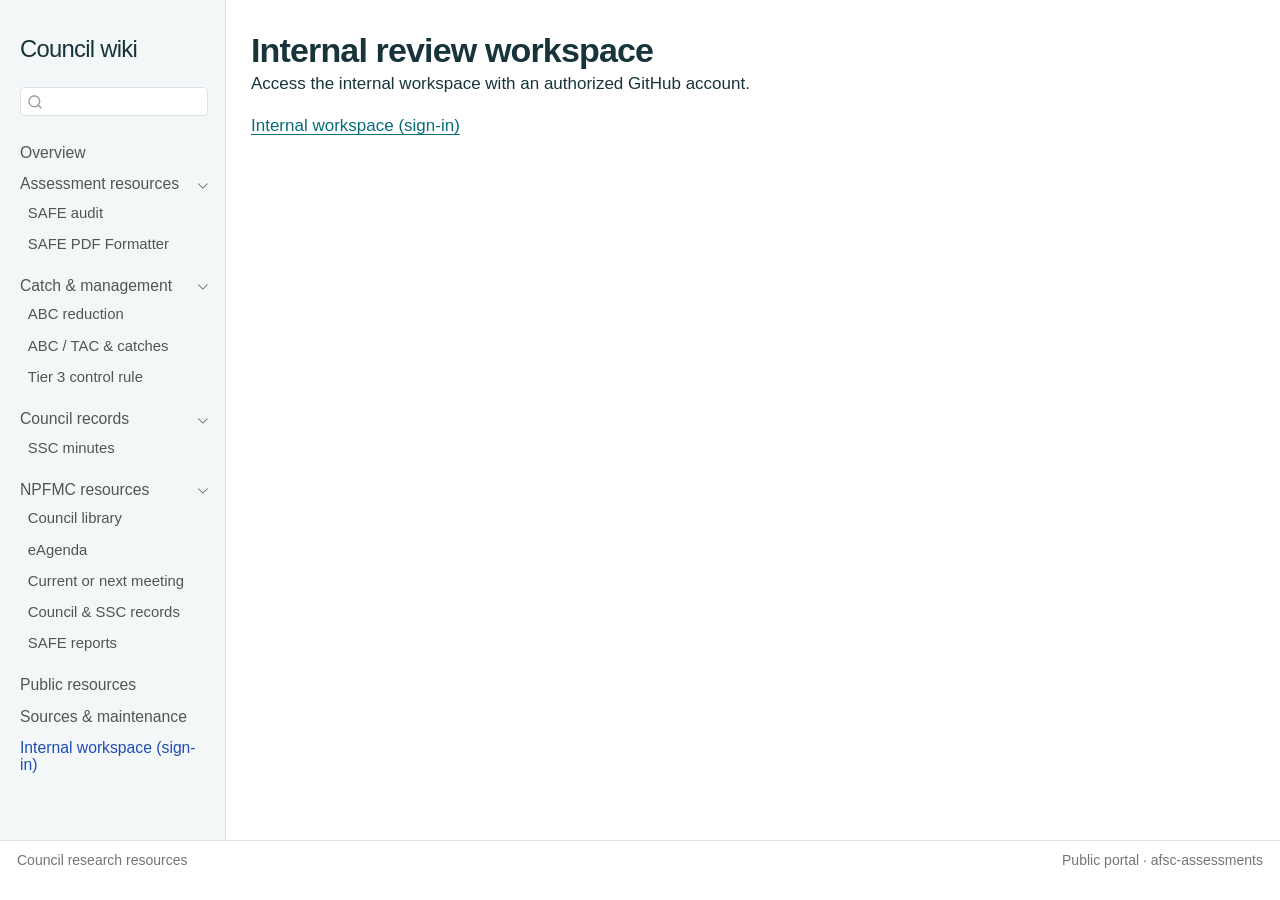
<file: safe-review.html>
<!DOCTYPE html>
<html xmlns="http://www.w3.org/1999/xhtml" lang="en" xml:lang="en"><head>

<meta charset="utf-8">
<meta name="generator" content="quarto-1.10.18">

<meta name="viewport" content="width=device-width, initial-scale=1.0, user-scalable=yes">

<meta name="description" content="Access the internal workspace with an authorized GitHub account.">

<title>Internal review workspace – Council wiki</title>
<style>
/* Default styles provided by pandoc.
** See https://pandoc.org/MANUAL.html#variables-for-html for config info.
*/
span.smallcaps{font-variant: small-caps;}
div.columns{display: flex; gap: 1.5em;}
div.column{flex: auto;}
@media screen {
div.columns{gap: min(4vw, 1.5em);}
div.column{overflow-x: auto;}
}
div.hanging-indent{margin-left: 1.5em; text-indent: -1.5em;}
ul.task-list{list-style: none;}
ul.task-list li input[type="checkbox"] {
  width: 0.8em;
  margin: 0 0.8em 0.2em -1em; /* quarto-specific, see https://github.com/quarto-dev/quarto-cli/issues/4556 */ 
  vertical-align: middle;
}
</style>


<script src="site_libs/quarto-nav/quarto-nav.js"></script>
<script src="site_libs/quarto-nav/headroom.min.js"></script>
<script src="site_libs/clipboard/clipboard.min.js"></script>
<script src="site_libs/quarto-search/autocomplete.umd.js"></script>
<script src="site_libs/quarto-search/fuse.min.js"></script>
<script src="site_libs/quarto-search/quarto-search.js"></script>
<meta name="quarto:offset" content="./">
<script src="site_libs/quarto-html/quarto.js" type="module"></script>
<script src="site_libs/quarto-html/tabsets/tabsets.js" type="module"></script>
<script src="site_libs/quarto-html/popper.min.js"></script>
<script src="site_libs/quarto-html/tippy.umd.min.js"></script>
<script src="site_libs/quarto-html/anchor.min.js"></script>
<link href="site_libs/quarto-html/tippy.css" rel="stylesheet">
<link href="site_libs/quarto-html/quarto-syntax-highlighting-64a204ab8560d761af7679ceaba22944.css" rel="stylesheet" id="quarto-text-highlighting-styles">
<script src="site_libs/bootstrap/bootstrap.min.js"></script>
<link href="site_libs/bootstrap/bootstrap-icons.css" rel="stylesheet">
<link href="site_libs/bootstrap/bootstrap-a8c8cf24dfcc71358108d64de750156e.min.css" rel="stylesheet" append-hash="true" id="quarto-bootstrap" data-mode="light">
<script id="quarto-search-options" type="application/json">{
  "location": "sidebar",
  "copy-button": false,
  "collapse-after": 3,
  "panel-placement": "start",
  "type": "textbox",
  "limit": 50,
  "keyboard-shortcut": [
    "f",
    "/",
    "s"
  ],
  "language": {
    "search-no-results-text": "No results",
    "search-matching-documents-text": "matching documents",
    "search-copy-link-title": "Copy link to search",
    "search-hide-matches-text": "Hide additional matches",
    "search-more-match-text": "more match in this document",
    "search-more-matches-text": "more matches in this document",
    "search-clear-button-title": "Clear",
    "search-text-placeholder": "",
    "search-detached-cancel-button-title": "Cancel",
    "search-submit-button-title": "Submit",
    "search-label": "Search"
  }
}</script>
<style>html{ scroll-behavior: smooth; }</style>


<link rel="stylesheet" href="styles.css">
</head>

<body class="nav-sidebar docked quarto-light">

<div id="quarto-search-results"></div>
  <header id="quarto-header" class="headroom fixed-top">
  <nav class="quarto-secondary-nav">
    <div class="container-fluid d-flex">
      <button type="button" class="quarto-btn-toggle btn" data-bs-toggle="collapse" role="button" data-bs-target=".quarto-sidebar-collapse-item" aria-controls="quarto-sidebar" aria-expanded="false" aria-label="Toggle sidebar navigation" onclick="if (window.quartoToggleHeadroom) { window.quartoToggleHeadroom(); }">
        <i class="bi bi-layout-text-sidebar-reverse"></i>
      </button>
        <nav class="quarto-page-breadcrumbs" aria-label="breadcrumb"><ol class="breadcrumb"><li class="breadcrumb-item"><a href="./safe-review.html">Internal workspace (sign-in)</a></li></ol></nav>
        <a class="flex-grow-1" role="navigation" data-bs-toggle="collapse" data-bs-target=".quarto-sidebar-collapse-item" aria-controls="quarto-sidebar" aria-expanded="false" aria-label="Toggle sidebar navigation" onclick="if (window.quartoToggleHeadroom) { window.quartoToggleHeadroom(); }">      
        </a>
      <button type="button" class="btn quarto-search-button" aria-label="Search" onclick="window.quartoOpenSearch();">
        <i class="bi bi-search"></i>
      </button>
    </div>
  </nav>
</header>
<!-- content -->
<div id="quarto-content" class="quarto-container page-columns page-rows-contents page-layout-article">
<!-- sidebar -->
  <nav id="quarto-sidebar" class="sidebar collapse collapse-horizontal quarto-sidebar-collapse-item sidebar-navigation docked overflow-auto">
    <div class="pt-lg-2 mt-2 text-left sidebar-header">
    <div class="sidebar-title mb-0 py-0">
      <a href="./">Council wiki</a> 
    </div>
      </div>
        <div class="mt-2 flex-shrink-0 align-items-center">
        <div class="sidebar-search">
        <div id="quarto-search" class="" title="Search"></div>
        </div>
        </div>
    <div class="sidebar-menu-container"> 
    <ul class="list-unstyled mt-1">
        <li class="sidebar-item">
  <div class="sidebar-item-container"> 
  <a href="./index.html" class="sidebar-item-text sidebar-link">
 <span class="menu-text">Overview</span></a>
  </div>
</li>
        <li class="sidebar-item sidebar-item-section">
      <div class="sidebar-item-container"> 
            <a class="sidebar-item-text sidebar-link text-start" data-bs-toggle="collapse" data-bs-target="#quarto-sidebar-section-1" role="navigation" aria-expanded="true">
 <span class="menu-text">Assessment resources</span></a>
          <a class="sidebar-item-toggle text-start" data-bs-toggle="collapse" data-bs-target="#quarto-sidebar-section-1" role="navigation" aria-expanded="true" aria-label="Toggle section">
            <i class="bi bi-chevron-right ms-2"></i>
          </a> 
      </div>
      <ul id="quarto-sidebar-section-1" class="collapse list-unstyled sidebar-section depth1 show">  
          <li class="sidebar-item">
  <div class="sidebar-item-container"> 
  <a href="./safe-audit.html" class="sidebar-item-text sidebar-link">
 <span class="menu-text">SAFE audit</span></a>
  </div>
</li>
          <li class="sidebar-item">
  <div class="sidebar-item-container"> 
  <a href="./safe-pdf-formatter.html" class="sidebar-item-text sidebar-link">
 <span class="menu-text">SAFE PDF Formatter</span></a>
  </div>
</li>
      </ul>
  </li>
        <li class="sidebar-item sidebar-item-section">
      <div class="sidebar-item-container"> 
            <a class="sidebar-item-text sidebar-link text-start" data-bs-toggle="collapse" data-bs-target="#quarto-sidebar-section-2" role="navigation" aria-expanded="true">
 <span class="menu-text">Catch &amp; management</span></a>
          <a class="sidebar-item-toggle text-start" data-bs-toggle="collapse" data-bs-target="#quarto-sidebar-section-2" role="navigation" aria-expanded="true" aria-label="Toggle section">
            <i class="bi bi-chevron-right ms-2"></i>
          </a> 
      </div>
      <ul id="quarto-sidebar-section-2" class="collapse list-unstyled sidebar-section depth1 show">  
          <li class="sidebar-item">
  <div class="sidebar-item-container"> 
  <a href="./abc-reduction.html" class="sidebar-item-text sidebar-link">
 <span class="menu-text">ABC reduction</span></a>
  </div>
</li>
          <li class="sidebar-item">
  <div class="sidebar-item-container"> 
  <a href="./abc-tac.html" class="sidebar-item-text sidebar-link">
 <span class="menu-text">ABC / TAC &amp; catches</span></a>
  </div>
</li>
          <li class="sidebar-item">
  <div class="sidebar-item-container"> 
  <a href="./tier-3.html" class="sidebar-item-text sidebar-link">
 <span class="menu-text">Tier 3 control rule</span></a>
  </div>
</li>
      </ul>
  </li>
        <li class="sidebar-item sidebar-item-section">
      <div class="sidebar-item-container"> 
            <a class="sidebar-item-text sidebar-link text-start" data-bs-toggle="collapse" data-bs-target="#quarto-sidebar-section-3" role="navigation" aria-expanded="true">
 <span class="menu-text">Council records</span></a>
          <a class="sidebar-item-toggle text-start" data-bs-toggle="collapse" data-bs-target="#quarto-sidebar-section-3" role="navigation" aria-expanded="true" aria-label="Toggle section">
            <i class="bi bi-chevron-right ms-2"></i>
          </a> 
      </div>
      <ul id="quarto-sidebar-section-3" class="collapse list-unstyled sidebar-section depth1 show">  
          <li class="sidebar-item">
  <div class="sidebar-item-container"> 
  <a href="./ssc-minutes.html" class="sidebar-item-text sidebar-link">
 <span class="menu-text">SSC minutes</span></a>
  </div>
</li>
      </ul>
  </li>
        <li class="sidebar-item sidebar-item-section">
      <div class="sidebar-item-container"> 
            <a class="sidebar-item-text sidebar-link text-start" data-bs-toggle="collapse" data-bs-target="#quarto-sidebar-section-4" role="navigation" aria-expanded="true">
 <span class="menu-text">NPFMC resources</span></a>
          <a class="sidebar-item-toggle text-start" data-bs-toggle="collapse" data-bs-target="#quarto-sidebar-section-4" role="navigation" aria-expanded="true" aria-label="Toggle section">
            <i class="bi bi-chevron-right ms-2"></i>
          </a> 
      </div>
      <ul id="quarto-sidebar-section-4" class="collapse list-unstyled sidebar-section depth1 show">  
          <li class="sidebar-item">
  <div class="sidebar-item-container"> 
  <a href="https://www.npfmc.org/library/" class="sidebar-item-text sidebar-link">
 <span class="menu-text">Council library</span></a>
  </div>
</li>
          <li class="sidebar-item">
  <div class="sidebar-item-container"> 
  <a href="https://meetings.npfmc.org/" class="sidebar-item-text sidebar-link">
 <span class="menu-text">eAgenda</span></a>
  </div>
</li>
          <li class="sidebar-item">
  <div class="sidebar-item-container"> 
  <a href="https://www.npfmc.org/current-or-next-council-meeting/" class="sidebar-item-text sidebar-link">
 <span class="menu-text">Current or next meeting</span></a>
  </div>
</li>
          <li class="sidebar-item">
  <div class="sidebar-item-container"> 
  <a href="https://www.npfmc.org/library/council-records/" class="sidebar-item-text sidebar-link">
 <span class="menu-text">Council &amp; SSC records</span></a>
  </div>
</li>
          <li class="sidebar-item">
  <div class="sidebar-item-container"> 
  <a href="https://www.npfmc.org/library/safe-reports/" class="sidebar-item-text sidebar-link">
 <span class="menu-text">SAFE reports</span></a>
  </div>
</li>
      </ul>
  </li>
        <li class="sidebar-item">
  <div class="sidebar-item-container"> 
  <a href="./library.html" class="sidebar-item-text sidebar-link">
 <span class="menu-text">Public resources</span></a>
  </div>
</li>
        <li class="sidebar-item">
  <div class="sidebar-item-container"> 
  <a href="./about.html" class="sidebar-item-text sidebar-link">
 <span class="menu-text">Sources &amp; maintenance</span></a>
  </div>
</li>
        <li class="sidebar-item">
  <div class="sidebar-item-container"> 
  <a href="./safe-review.html" class="sidebar-item-text sidebar-link active">
 <span class="menu-text">Internal workspace (sign-in)</span></a>
  </div>
</li>
    </ul>
    </div>
</nav>
<div id="quarto-sidebar-glass" class="quarto-sidebar-collapse-item" data-bs-toggle="collapse" data-bs-target=".quarto-sidebar-collapse-item"></div>
<!-- margin-sidebar -->
    <div id="quarto-margin-sidebar" class="sidebar margin-sidebar zindex-bottom">
        
    </div>
<!-- main -->
<main class="content" id="quarto-document-content">

<header id="title-block-header" class="quarto-title-block default">
<div class="quarto-title">
<h1 class="title">Internal review workspace</h1>
</div>

<div>
  <div class="description">
    Access the internal workspace with an authorized GitHub account.
  </div>
</div>


<div class="quarto-title-meta">

    
  
    
  </div>
  


</header>


<p><a href="https://github.com/afsc-assessments/Council_related">Internal workspace (sign-in)</a></p>



</main> <!-- /main -->
<script id="quarto-html-after-body" type="application/javascript">
  window.document.addEventListener("DOMContentLoaded", function (event) {
    const icon = "";
    const anchorJS = new window.AnchorJS();
    anchorJS.options = {
      placement: 'right',
      icon: icon
    };
    anchorJS.add('.anchored');
    const isCodeAnnotation = (el) => {
      for (const clz of el.classList) {
        if (clz.startsWith('code-annotation-')) {                     
          return true;
        }
      }
      return false;
    }
    const onCopySuccess = function(e) {
      // button target
      const button = e.trigger;
      // don't keep focus
      button.blur();
      // flash "checked"
      button.classList.add('code-copy-button-checked');
      var currentTitle = button.getAttribute("title");
      button.setAttribute("title", "Copied!");
      let tooltip;
      if (window.bootstrap) {
        button.setAttribute("data-bs-toggle", "tooltip");
        button.setAttribute("data-bs-placement", "left");
        button.setAttribute("data-bs-title", "Copied!");
        tooltip = new bootstrap.Tooltip(button, 
          { trigger: "manual", 
            customClass: "code-copy-button-tooltip",
            offset: [0, -8]});
        tooltip.show();    
      }
      setTimeout(function() {
        if (tooltip) {
          tooltip.hide();
          button.removeAttribute("data-bs-title");
          button.removeAttribute("data-bs-toggle");
          button.removeAttribute("data-bs-placement");
        }
        button.setAttribute("title", currentTitle);
        button.classList.remove('code-copy-button-checked');
      }, 1000);
      // clear code selection
      e.clearSelection();
    }
    const getTextToCopy = function(trigger) {
      const outerScaffold = trigger.parentElement.cloneNode(true);
      const codeEl = outerScaffold.querySelector('code');
      for (const childEl of codeEl.children) {
        if (isCodeAnnotation(childEl)) {
          childEl.remove();
        }
      }
      return codeEl.innerText;
    }
    const clipboard = new window.ClipboardJS('.code-copy-button:not([data-in-quarto-modal])', {
      text: getTextToCopy
    });
    clipboard.on('success', onCopySuccess);
    if (window.document.getElementById('quarto-embedded-source-code-modal')) {
      const clipboardModal = new window.ClipboardJS('.code-copy-button[data-in-quarto-modal]', {
        text: getTextToCopy,
        container: window.document.getElementById('quarto-embedded-source-code-modal')
      });
      clipboardModal.on('success', onCopySuccess);
    }
      var localhostRegex = new RegExp(/^(?:http|https):\/\/localhost\:?[0-9]*\//);
      var mailtoRegex = new RegExp(/^mailto:/);
        var filterRegex = new RegExp("https:\/\/afsc-assessments\.github\.io\/Council_related_site\/");
      var isInternal = (href) => {
          return filterRegex.test(href) || localhostRegex.test(href) || mailtoRegex.test(href);
      }
      // Inspect non-navigation links and adorn them if external
     var links = window.document.querySelectorAll('a[href]:not(.nav-link):not(.navbar-brand):not(.toc-action):not(.sidebar-link):not(.sidebar-item-toggle):not(.pagination-link):not(.no-external):not([aria-hidden]):not(.dropdown-item):not(.quarto-navigation-tool):not(.about-link)');
      for (var i=0; i<links.length; i++) {
        const link = links[i];
        if (!isInternal(link.href)) {
          // undo the damage that might have been done by quarto-nav.js in the case of
          // links that we want to consider external
          if (link.dataset.originalHref !== undefined) {
            link.href = link.dataset.originalHref;
          }
            // target, if specified
            link.setAttribute("target", "_blank");
            if (link.getAttribute("rel") === null) {
              link.setAttribute("rel", "noopener");
            }
        }
      }
    function tippyHover(el, contentFn, onTriggerFn, onUntriggerFn) {
      const config = {
        allowHTML: true,
        maxWidth: 500,
        delay: 100,
        arrow: false,
        appendTo: function(el) {
            return el.parentElement;
        },
        interactive: true,
        interactiveBorder: 10,
        theme: 'quarto',
        placement: 'bottom-start',
      };
      if (contentFn) {
        config.content = contentFn;
      }
      if (onTriggerFn) {
        config.onTrigger = onTriggerFn;
      }
      if (onUntriggerFn) {
        config.onUntrigger = onUntriggerFn;
      }
      window.tippy(el, config); 
    }
    const noterefs = window.document.querySelectorAll('a[role="doc-noteref"]');
    for (var i=0; i<noterefs.length; i++) {
      const ref = noterefs[i];
      tippyHover(ref, function() {
        // use id or data attribute instead here
        let href = ref.getAttribute('data-footnote-href') || ref.getAttribute('href');
        try { href = new URL(href).hash; } catch {}
        const id = href.replace(/^#\/?/, "");
        const note = window.document.getElementById(id);
        if (note) {
          return note.innerHTML;
        } else {
          return "";
        }
      });
    }
    const xrefs = window.document.querySelectorAll('a.quarto-xref');
    const processXRef = (id, note) => {
      // Strip column container classes
      const stripColumnClz = (el) => {
        el.classList.remove("page-full", "page-columns");
        if (el.children) {
          for (const child of el.children) {
            stripColumnClz(child);
          }
        }
      }
      stripColumnClz(note)
      if (id === null || id.startsWith('sec-')) {
        // Special case sections, only their first couple elements
        const container = document.createElement("div");
        if (note.children && note.children.length > 2) {
          container.appendChild(note.children[0].cloneNode(true));
          for (let i = 1; i < note.children.length; i++) {
            const child = note.children[i];
            if (child.tagName === "P" && child.innerText === "") {
              continue;
            } else {
              container.appendChild(child.cloneNode(true));
              break;
            }
          }
          if (window.Quarto?.typesetMath) {
            window.Quarto.typesetMath(container);
          }
          return container.innerHTML
        } else {
          if (window.Quarto?.typesetMath) {
            window.Quarto.typesetMath(note);
          }
          return note.innerHTML;
        }
      } else {
        // Remove any anchor links if they are present
        const anchorLink = note.querySelector('a.anchorjs-link');
        if (anchorLink) {
          anchorLink.remove();
        }
        if (window.Quarto?.typesetMath) {
          window.Quarto.typesetMath(note);
        }
        if (note.classList.contains("callout")) {
          return note.outerHTML;
        } else {
          return note.innerHTML;
        }
      }
    }
    for (var i=0; i<xrefs.length; i++) {
      const xref = xrefs[i];
      tippyHover(xref, undefined, function(instance) {
        instance.disable();
        let url = xref.getAttribute('href');
        let hash = undefined; 
        if (url.startsWith('#')) {
          hash = url;
        } else {
          try { hash = new URL(url).hash; } catch {}
        }
        if (hash) {
          const id = hash.replace(/^#\/?/, "");
          const note = window.document.getElementById(id);
          if (note !== null) {
            try {
              const html = processXRef(id, note.cloneNode(true));
              instance.setContent(html);
            } finally {
              instance.enable();
              instance.show();
            }
          } else {
            // See if we can fetch this
            fetch(url.split('#')[0])
            .then(res => res.text())
            .then(html => {
              const parser = new DOMParser();
              const htmlDoc = parser.parseFromString(html, "text/html");
              const note = htmlDoc.getElementById(id);
              if (note !== null) {
                const html = processXRef(id, note);
                instance.setContent(html);
              } 
            }).finally(() => {
              instance.enable();
              instance.show();
            });
          }
        } else {
          // See if we can fetch a full url (with no hash to target)
          // This is a special case and we should probably do some content thinning / targeting
          fetch(url)
          .then(res => res.text())
          .then(html => {
            const parser = new DOMParser();
            const htmlDoc = parser.parseFromString(html, "text/html");
            const note = htmlDoc.querySelector('main.content');
            if (note !== null) {
              // This should only happen for chapter cross references
              // (since there is no id in the URL)
              // remove the first header
              if (note.children.length > 0 && note.children[0].tagName === "HEADER") {
                note.children[0].remove();
              }
              const html = processXRef(null, note);
              instance.setContent(html);
            } 
          }).finally(() => {
            instance.enable();
            instance.show();
          });
        }
      }, function(instance) {
      });
    }
        let selectedAnnoteEl;
        const selectorForAnnotation = ( cell, annotation) => {
          let cellAttr = 'data-code-cell="' + cell + '"';
          let lineAttr = 'data-code-annotation="' +  annotation + '"';
          const selector = 'span[' + cellAttr + '][' + lineAttr + ']';
          return selector;
        }
        const selectCodeLines = (annoteEl) => {
          const doc = window.document;
          const targetCell = annoteEl.getAttribute("data-target-cell");
          const targetAnnotation = annoteEl.getAttribute("data-target-annotation");
          const annoteSpan = window.document.querySelector(selectorForAnnotation(targetCell, targetAnnotation));
          const lines = annoteSpan.getAttribute("data-code-lines").split(",");
          const lineIds = lines.map((line) => {
            return targetCell + "-" + line;
          })
          let top = null;
          let height = null;
          let parent = null;
          if (lineIds.length > 0) {
              //compute the position of the single el (top and bottom and make a div)
              const el = window.document.getElementById(lineIds[0]);
              top = el.offsetTop;
              height = el.offsetHeight;
              parent = el.parentElement.parentElement;
            if (lineIds.length > 1) {
              const lastEl = window.document.getElementById(lineIds[lineIds.length - 1]);
              const bottom = lastEl.offsetTop + lastEl.offsetHeight;
              height = bottom - top;
            }
            if (top !== null && height !== null && parent !== null) {
              // cook up a div (if necessary) and position it 
              let div = window.document.getElementById("code-annotation-line-highlight");
              if (div === null) {
                div = window.document.createElement("div");
                div.setAttribute("id", "code-annotation-line-highlight");
                div.style.position = 'absolute';
                parent.appendChild(div);
              }
              div.style.top = top - 2 + "px";
              div.style.height = height + 4 + "px";
              div.style.left = 0;
              let gutterDiv = window.document.getElementById("code-annotation-line-highlight-gutter");
              if (gutterDiv === null) {
                gutterDiv = window.document.createElement("div");
                gutterDiv.setAttribute("id", "code-annotation-line-highlight-gutter");
                gutterDiv.style.position = 'absolute';
                const codeCell = window.document.getElementById(targetCell);
                const gutter = codeCell.querySelector('.code-annotation-gutter');
                gutter.appendChild(gutterDiv);
              }
              gutterDiv.style.top = top - 2 + "px";
              gutterDiv.style.height = height + 4 + "px";
            }
            selectedAnnoteEl = annoteEl;
          }
        };
        const unselectCodeLines = () => {
          const elementsIds = ["code-annotation-line-highlight", "code-annotation-line-highlight-gutter"];
          elementsIds.forEach((elId) => {
            const div = window.document.getElementById(elId);
            if (div) {
              div.remove();
            }
          });
          selectedAnnoteEl = undefined;
        };
          // Handle positioning of the toggle
      window.addEventListener(
        "resize",
        throttle(() => {
          elRect = undefined;
          if (selectedAnnoteEl) {
            selectCodeLines(selectedAnnoteEl);
          }
        }, 10)
      );
      function throttle(fn, ms) {
      let throttle = false;
      let timer;
        return (...args) => {
          if(!throttle) { // first call gets through
              fn.apply(this, args);
              throttle = true;
          } else { // all the others get throttled
              if(timer) clearTimeout(timer); // cancel #2
              timer = setTimeout(() => {
                fn.apply(this, args);
                timer = throttle = false;
              }, ms);
          }
        };
      }
        // Attach click handler to the DT
        const annoteDls = window.document.querySelectorAll('dt[data-target-cell]');
        for (const annoteDlNode of annoteDls) {
          annoteDlNode.addEventListener('click', (event) => {
            const clickedEl = event.target;
            if (clickedEl !== selectedAnnoteEl) {
              unselectCodeLines();
              const activeEl = window.document.querySelector('dt[data-target-cell].code-annotation-active');
              if (activeEl) {
                activeEl.classList.remove('code-annotation-active');
              }
              selectCodeLines(clickedEl);
              clickedEl.classList.add('code-annotation-active');
            } else {
              // Unselect the line
              unselectCodeLines();
              clickedEl.classList.remove('code-annotation-active');
            }
          });
        }
    const findCites = (el) => {
      const parentEl = el.parentElement;
      if (parentEl) {
        const cites = parentEl.dataset.cites;
        if (cites) {
          return {
            el,
            cites: cites.split(' ')
          };
        } else {
          return findCites(el.parentElement)
        }
      } else {
        return undefined;
      }
    };
    var bibliorefs = window.document.querySelectorAll('a[role="doc-biblioref"]');
    for (var i=0; i<bibliorefs.length; i++) {
      const ref = bibliorefs[i];
      const citeInfo = findCites(ref);
      if (citeInfo) {
        tippyHover(citeInfo.el, function() {
          var popup = window.document.createElement('div');
          citeInfo.cites.forEach(function(cite) {
            var citeDiv = window.document.createElement('div');
            citeDiv.classList.add('hanging-indent');
            citeDiv.classList.add('csl-entry');
            var biblioDiv = window.document.getElementById('ref-' + cite);
            if (biblioDiv) {
              citeDiv.innerHTML = biblioDiv.innerHTML;
            }
            popup.appendChild(citeDiv);
          });
          return popup.innerHTML;
        });
      }
    }
  });
  </script>
</div> <!-- /content -->
<footer class="footer">
  <div class="nav-footer">
    <div class="nav-footer-left">
<p>Council research resources</p>
</div>   
    <div class="nav-footer-center">
      &nbsp;
    </div>
    <div class="nav-footer-right">
<p>Public portal · afsc-assessments</p>
</div>
  </div>
</footer>




<script src="site_libs/quarto-html/zenscroll-min.js"></script>
</body></html>
</file>
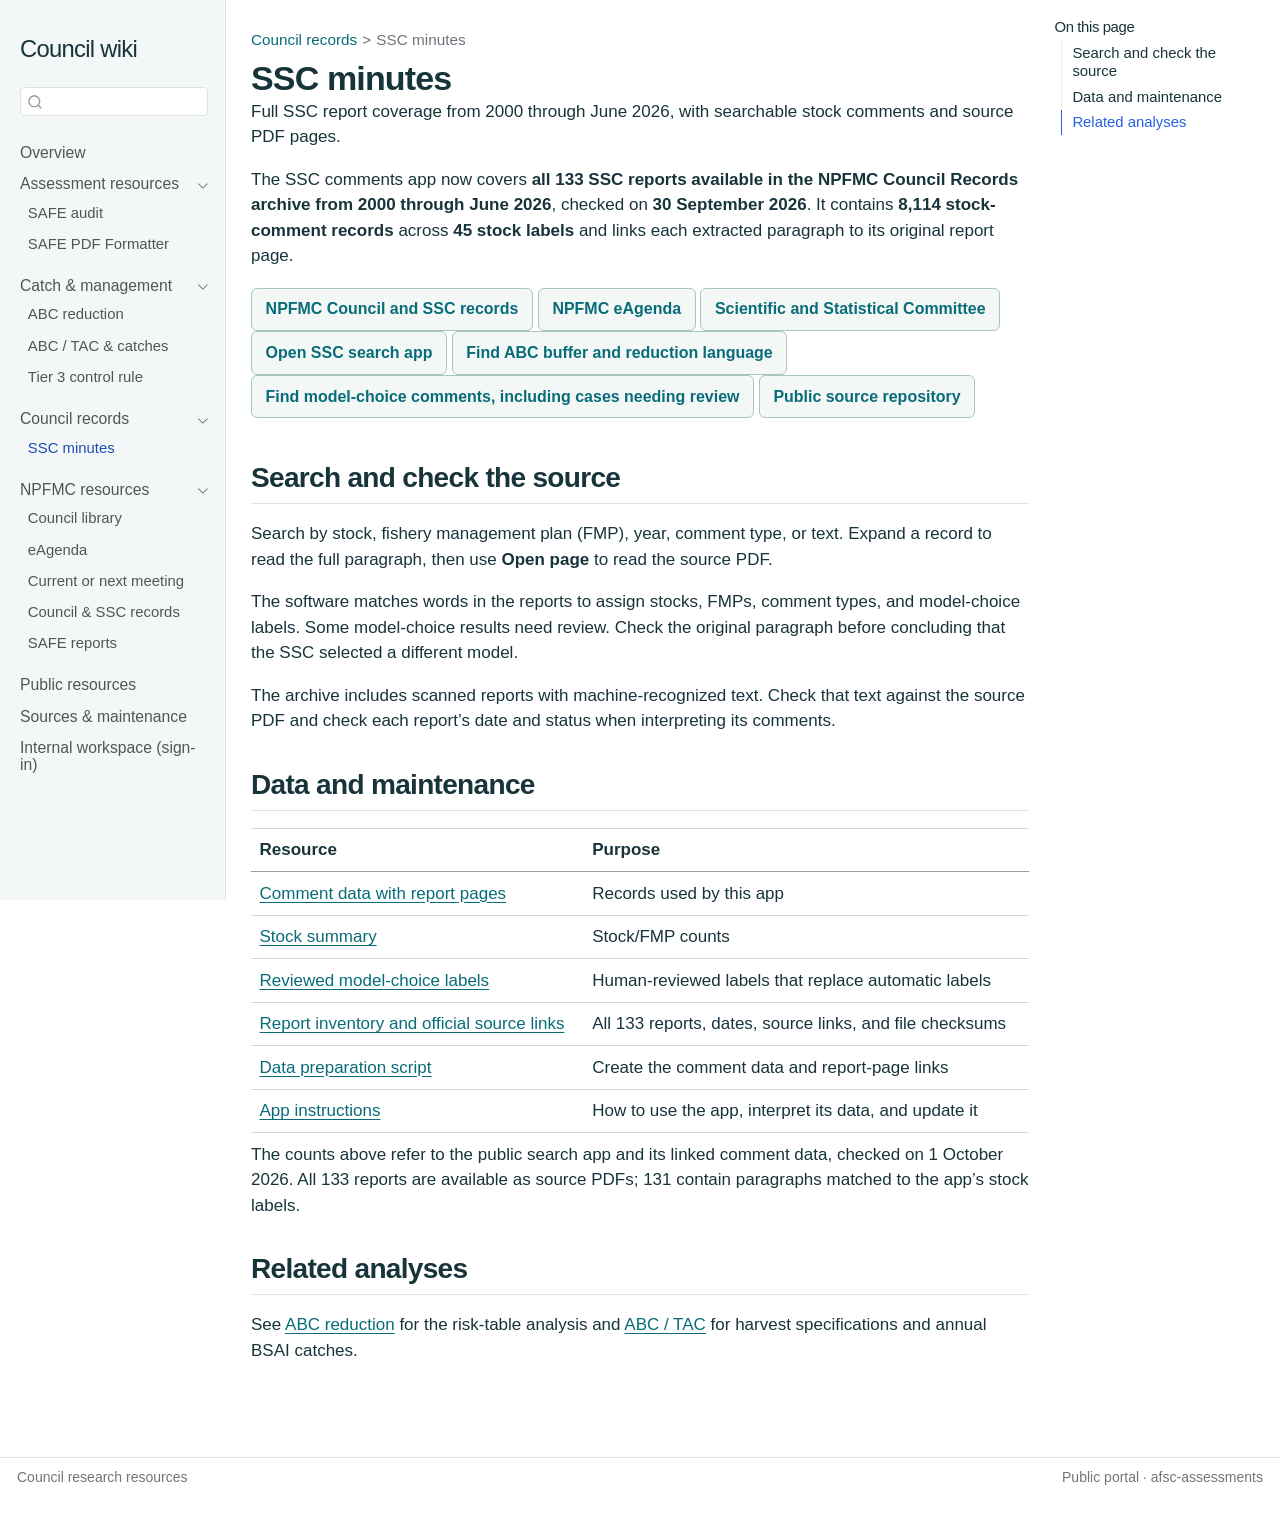
<file: ssc-minutes.html>
<!DOCTYPE html>
<html xmlns="http://www.w3.org/1999/xhtml" lang="en" xml:lang="en"><head>

<meta charset="utf-8">
<meta name="generator" content="quarto-1.10.18">

<meta name="viewport" content="width=device-width, initial-scale=1.0, user-scalable=yes">

<meta name="description" content="Full SSC report coverage from 2000 through June 2026, with searchable stock comments and source PDF pages.">

<title>SSC minutes – Council wiki</title>
<style>
/* Default styles provided by pandoc.
** See https://pandoc.org/MANUAL.html#variables-for-html for config info.
*/
span.smallcaps{font-variant: small-caps;}
div.columns{display: flex; gap: 1.5em;}
div.column{flex: auto;}
@media screen {
div.columns{gap: min(4vw, 1.5em);}
div.column{overflow-x: auto;}
}
div.hanging-indent{margin-left: 1.5em; text-indent: -1.5em;}
ul.task-list{list-style: none;}
ul.task-list li input[type="checkbox"] {
  width: 0.8em;
  margin: 0 0.8em 0.2em -1em; /* quarto-specific, see https://github.com/quarto-dev/quarto-cli/issues/4556 */ 
  vertical-align: middle;
}
</style>


<script src="site_libs/quarto-nav/quarto-nav.js"></script>
<script src="site_libs/quarto-nav/headroom.min.js"></script>
<script src="site_libs/clipboard/clipboard.min.js"></script>
<script src="site_libs/quarto-search/autocomplete.umd.js"></script>
<script src="site_libs/quarto-search/fuse.min.js"></script>
<script src="site_libs/quarto-search/quarto-search.js"></script>
<meta name="quarto:offset" content="./">
<script src="site_libs/quarto-html/quarto.js" type="module"></script>
<script src="site_libs/quarto-html/tabsets/tabsets.js" type="module"></script>
<script src="site_libs/quarto-html/popper.min.js"></script>
<script src="site_libs/quarto-html/tippy.umd.min.js"></script>
<script src="site_libs/quarto-html/anchor.min.js"></script>
<link href="site_libs/quarto-html/tippy.css" rel="stylesheet">
<link href="site_libs/quarto-html/quarto-syntax-highlighting-64a204ab8560d761af7679ceaba22944.css" rel="stylesheet" id="quarto-text-highlighting-styles">
<script src="site_libs/bootstrap/bootstrap.min.js"></script>
<link href="site_libs/bootstrap/bootstrap-icons.css" rel="stylesheet">
<link href="site_libs/bootstrap/bootstrap-a8c8cf24dfcc71358108d64de750156e.min.css" rel="stylesheet" append-hash="true" id="quarto-bootstrap" data-mode="light">
<script id="quarto-search-options" type="application/json">{
  "location": "sidebar",
  "copy-button": false,
  "collapse-after": 3,
  "panel-placement": "start",
  "type": "textbox",
  "limit": 50,
  "keyboard-shortcut": [
    "f",
    "/",
    "s"
  ],
  "language": {
    "search-no-results-text": "No results",
    "search-matching-documents-text": "matching documents",
    "search-copy-link-title": "Copy link to search",
    "search-hide-matches-text": "Hide additional matches",
    "search-more-match-text": "more match in this document",
    "search-more-matches-text": "more matches in this document",
    "search-clear-button-title": "Clear",
    "search-text-placeholder": "",
    "search-detached-cancel-button-title": "Cancel",
    "search-submit-button-title": "Submit",
    "search-label": "Search"
  }
}</script>
<style>html{ scroll-behavior: smooth; }</style>


<link rel="stylesheet" href="styles.css">
</head>

<body class="nav-sidebar docked quarto-light">

<div id="quarto-search-results"></div>
  <header id="quarto-header" class="headroom fixed-top">
  <nav class="quarto-secondary-nav">
    <div class="container-fluid d-flex">
      <button type="button" class="quarto-btn-toggle btn" data-bs-toggle="collapse" role="button" data-bs-target=".quarto-sidebar-collapse-item" aria-controls="quarto-sidebar" aria-expanded="false" aria-label="Toggle sidebar navigation" onclick="if (window.quartoToggleHeadroom) { window.quartoToggleHeadroom(); }">
        <i class="bi bi-layout-text-sidebar-reverse"></i>
      </button>
        <nav class="quarto-page-breadcrumbs" aria-label="breadcrumb"><ol class="breadcrumb"><li class="breadcrumb-item"><a href="./ssc-minutes.html">Council records</a></li><li class="breadcrumb-item"><a href="./ssc-minutes.html">SSC minutes</a></li></ol></nav>
        <a class="flex-grow-1" role="navigation" data-bs-toggle="collapse" data-bs-target=".quarto-sidebar-collapse-item" aria-controls="quarto-sidebar" aria-expanded="false" aria-label="Toggle sidebar navigation" onclick="if (window.quartoToggleHeadroom) { window.quartoToggleHeadroom(); }">      
        </a>
      <button type="button" class="btn quarto-search-button" aria-label="Search" onclick="window.quartoOpenSearch();">
        <i class="bi bi-search"></i>
      </button>
    </div>
  </nav>
</header>
<!-- content -->
<div id="quarto-content" class="quarto-container page-columns page-rows-contents page-layout-article">
<!-- sidebar -->
  <nav id="quarto-sidebar" class="sidebar collapse collapse-horizontal quarto-sidebar-collapse-item sidebar-navigation docked overflow-auto">
    <div class="pt-lg-2 mt-2 text-left sidebar-header">
    <div class="sidebar-title mb-0 py-0">
      <a href="./">Council wiki</a> 
    </div>
      </div>
        <div class="mt-2 flex-shrink-0 align-items-center">
        <div class="sidebar-search">
        <div id="quarto-search" class="" title="Search"></div>
        </div>
        </div>
    <div class="sidebar-menu-container"> 
    <ul class="list-unstyled mt-1">
        <li class="sidebar-item">
  <div class="sidebar-item-container"> 
  <a href="./index.html" class="sidebar-item-text sidebar-link">
 <span class="menu-text">Overview</span></a>
  </div>
</li>
        <li class="sidebar-item sidebar-item-section">
      <div class="sidebar-item-container"> 
            <a class="sidebar-item-text sidebar-link text-start" data-bs-toggle="collapse" data-bs-target="#quarto-sidebar-section-1" role="navigation" aria-expanded="true">
 <span class="menu-text">Assessment resources</span></a>
          <a class="sidebar-item-toggle text-start" data-bs-toggle="collapse" data-bs-target="#quarto-sidebar-section-1" role="navigation" aria-expanded="true" aria-label="Toggle section">
            <i class="bi bi-chevron-right ms-2"></i>
          </a> 
      </div>
      <ul id="quarto-sidebar-section-1" class="collapse list-unstyled sidebar-section depth1 show">  
          <li class="sidebar-item">
  <div class="sidebar-item-container"> 
  <a href="./safe-audit.html" class="sidebar-item-text sidebar-link">
 <span class="menu-text">SAFE audit</span></a>
  </div>
</li>
          <li class="sidebar-item">
  <div class="sidebar-item-container"> 
  <a href="./safe-pdf-formatter.html" class="sidebar-item-text sidebar-link">
 <span class="menu-text">SAFE PDF Formatter</span></a>
  </div>
</li>
      </ul>
  </li>
        <li class="sidebar-item sidebar-item-section">
      <div class="sidebar-item-container"> 
            <a class="sidebar-item-text sidebar-link text-start" data-bs-toggle="collapse" data-bs-target="#quarto-sidebar-section-2" role="navigation" aria-expanded="true">
 <span class="menu-text">Catch &amp; management</span></a>
          <a class="sidebar-item-toggle text-start" data-bs-toggle="collapse" data-bs-target="#quarto-sidebar-section-2" role="navigation" aria-expanded="true" aria-label="Toggle section">
            <i class="bi bi-chevron-right ms-2"></i>
          </a> 
      </div>
      <ul id="quarto-sidebar-section-2" class="collapse list-unstyled sidebar-section depth1 show">  
          <li class="sidebar-item">
  <div class="sidebar-item-container"> 
  <a href="./abc-reduction.html" class="sidebar-item-text sidebar-link">
 <span class="menu-text">ABC reduction</span></a>
  </div>
</li>
          <li class="sidebar-item">
  <div class="sidebar-item-container"> 
  <a href="./abc-tac.html" class="sidebar-item-text sidebar-link">
 <span class="menu-text">ABC / TAC &amp; catches</span></a>
  </div>
</li>
          <li class="sidebar-item">
  <div class="sidebar-item-container"> 
  <a href="./tier-3.html" class="sidebar-item-text sidebar-link">
 <span class="menu-text">Tier 3 control rule</span></a>
  </div>
</li>
      </ul>
  </li>
        <li class="sidebar-item sidebar-item-section">
      <div class="sidebar-item-container"> 
            <a class="sidebar-item-text sidebar-link text-start" data-bs-toggle="collapse" data-bs-target="#quarto-sidebar-section-3" role="navigation" aria-expanded="true">
 <span class="menu-text">Council records</span></a>
          <a class="sidebar-item-toggle text-start" data-bs-toggle="collapse" data-bs-target="#quarto-sidebar-section-3" role="navigation" aria-expanded="true" aria-label="Toggle section">
            <i class="bi bi-chevron-right ms-2"></i>
          </a> 
      </div>
      <ul id="quarto-sidebar-section-3" class="collapse list-unstyled sidebar-section depth1 show">  
          <li class="sidebar-item">
  <div class="sidebar-item-container"> 
  <a href="./ssc-minutes.html" class="sidebar-item-text sidebar-link active">
 <span class="menu-text">SSC minutes</span></a>
  </div>
</li>
      </ul>
  </li>
        <li class="sidebar-item sidebar-item-section">
      <div class="sidebar-item-container"> 
            <a class="sidebar-item-text sidebar-link text-start" data-bs-toggle="collapse" data-bs-target="#quarto-sidebar-section-4" role="navigation" aria-expanded="true">
 <span class="menu-text">NPFMC resources</span></a>
          <a class="sidebar-item-toggle text-start" data-bs-toggle="collapse" data-bs-target="#quarto-sidebar-section-4" role="navigation" aria-expanded="true" aria-label="Toggle section">
            <i class="bi bi-chevron-right ms-2"></i>
          </a> 
      </div>
      <ul id="quarto-sidebar-section-4" class="collapse list-unstyled sidebar-section depth1 show">  
          <li class="sidebar-item">
  <div class="sidebar-item-container"> 
  <a href="https://www.npfmc.org/library/" class="sidebar-item-text sidebar-link">
 <span class="menu-text">Council library</span></a>
  </div>
</li>
          <li class="sidebar-item">
  <div class="sidebar-item-container"> 
  <a href="https://meetings.npfmc.org/" class="sidebar-item-text sidebar-link">
 <span class="menu-text">eAgenda</span></a>
  </div>
</li>
          <li class="sidebar-item">
  <div class="sidebar-item-container"> 
  <a href="https://www.npfmc.org/current-or-next-council-meeting/" class="sidebar-item-text sidebar-link">
 <span class="menu-text">Current or next meeting</span></a>
  </div>
</li>
          <li class="sidebar-item">
  <div class="sidebar-item-container"> 
  <a href="https://www.npfmc.org/library/council-records/" class="sidebar-item-text sidebar-link">
 <span class="menu-text">Council &amp; SSC records</span></a>
  </div>
</li>
          <li class="sidebar-item">
  <div class="sidebar-item-container"> 
  <a href="https://www.npfmc.org/library/safe-reports/" class="sidebar-item-text sidebar-link">
 <span class="menu-text">SAFE reports</span></a>
  </div>
</li>
      </ul>
  </li>
        <li class="sidebar-item">
  <div class="sidebar-item-container"> 
  <a href="./library.html" class="sidebar-item-text sidebar-link">
 <span class="menu-text">Public resources</span></a>
  </div>
</li>
        <li class="sidebar-item">
  <div class="sidebar-item-container"> 
  <a href="./about.html" class="sidebar-item-text sidebar-link">
 <span class="menu-text">Sources &amp; maintenance</span></a>
  </div>
</li>
        <li class="sidebar-item">
  <div class="sidebar-item-container"> 
  <a href="./safe-review.html" class="sidebar-item-text sidebar-link">
 <span class="menu-text">Internal workspace (sign-in)</span></a>
  </div>
</li>
    </ul>
    </div>
</nav>
<div id="quarto-sidebar-glass" class="quarto-sidebar-collapse-item" data-bs-toggle="collapse" data-bs-target=".quarto-sidebar-collapse-item"></div>
<!-- margin-sidebar -->
    <div id="quarto-margin-sidebar" class="sidebar margin-sidebar">
        <nav id="TOC" role="doc-toc" class="toc-active">
    <h2 id="toc-title">On this page</h2>
   
  <ul class="collapse">
  <li><a href="#search-and-check-the-source" id="toc-search-and-check-the-source" class="nav-link active" data-scroll-target="#search-and-check-the-source">Search and check the source</a></li>
  <li><a href="#data-and-maintenance" id="toc-data-and-maintenance" class="nav-link" data-scroll-target="#data-and-maintenance">Data and maintenance</a></li>
  <li><a href="#related-analyses" id="toc-related-analyses" class="nav-link" data-scroll-target="#related-analyses">Related analyses</a></li>
  </ul>
</nav>
    </div>
<!-- main -->
<main class="content" id="quarto-document-content">

<header id="title-block-header" class="quarto-title-block default"><nav class="quarto-page-breadcrumbs quarto-title-breadcrumbs d-none d-lg-block" aria-label="breadcrumb"><ol class="breadcrumb"><li class="breadcrumb-item"><a href="./ssc-minutes.html">Council records</a></li><li class="breadcrumb-item"><a href="./ssc-minutes.html">SSC minutes</a></li></ol></nav>
<div class="quarto-title">
<h1 class="title">SSC minutes</h1>
</div>

<div>
  <div class="description">
    Full SSC report coverage from 2000 through June 2026, with searchable stock comments and source PDF pages.
  </div>
</div>


<div class="quarto-title-meta">

    
  
    
  </div>
  


</header>


<p>The SSC comments app now covers <strong>all 133 SSC reports available in the NPFMC Council Records archive from 2000 through June 2026</strong>, checked on <strong>30 September 2026</strong>. It contains <strong>8,114 stock-comment records</strong> across <strong>45 stock labels</strong> and links each extracted paragraph to its original report page.</p>
<div class="resource-links">
<p><a href="https://www.npfmc.org/library/council-records/">NPFMC Council and SSC records</a> <a href="https://meetings.npfmc.org/">NPFMC eAgenda</a> <a href="https://www.npfmc.org/about-the-council/advisory-groups/scientific-and-statistical-committee/">Scientific and Statistical Committee</a> <a href="https://afsc-assessments.github.io/ssc-stock-comments/">Open SSC search app</a> <a href="https://afsc-assessments.github.io/ssc-stock-comments/?abc_buffer=1">Find ABC buffer and reduction language</a> <a href="https://afsc-assessments.github.io/ssc-stock-comments/?different_model=1">Find model-choice comments, including cases needing review</a> <a href="https://github.com/afsc-assessments/ssc-stock-comments">Public source repository</a></p>
</div>
<section id="search-and-check-the-source" class="level2">
<h2 class="anchored" data-anchor-id="search-and-check-the-source">Search and check the source</h2>
<p>Search by stock, fishery management plan (FMP), year, comment type, or text. Expand a record to read the full paragraph, then use <strong>Open page</strong> to read the source PDF.</p>
<p>The software matches words in the reports to assign stocks, FMPs, comment types, and model-choice labels. Some model-choice results need review. Check the original paragraph before concluding that the SSC selected a different model.</p>
<p>The archive includes scanned reports with machine-recognized text. Check that text against the source PDF and check each report’s date and status when interpreting its comments.</p>
</section>
<section id="data-and-maintenance" class="level2">
<h2 class="anchored" data-anchor-id="data-and-maintenance">Data and maintenance</h2>
<table class="caption-top table">
<thead>
<tr class="header">
<th>Resource</th>
<th>Purpose</th>
</tr>
</thead>
<tbody>
<tr class="odd">
<td><a href="https://github.com/afsc-assessments/ssc-stock-comments/blob/main/data/processed/ssc_stock_comments.csv">Comment data with report pages</a></td>
<td>Records used by this app</td>
</tr>
<tr class="even">
<td><a href="https://github.com/afsc-assessments/ssc-stock-comments/blob/main/data/processed/ssc_stock_summary.csv">Stock summary</a></td>
<td>Stock/FMP counts</td>
</tr>
<tr class="odd">
<td><a href="https://github.com/afsc-assessments/ssc-stock-comments/blob/main/data/model_choice_overrides.csv">Reviewed model-choice labels</a></td>
<td>Human-reviewed labels that replace automatic labels</td>
</tr>
<tr class="even">
<td><a href="https://github.com/afsc-assessments/ssc-stock-comments/blob/main/data/report_sources.json">Report inventory and official source links</a></td>
<td>All 133 reports, dates, source links, and file checksums</td>
</tr>
<tr class="odd">
<td><a href="https://github.com/afsc-assessments/ssc-stock-comments/blob/main/scripts/build_data.py">Data preparation script</a></td>
<td>Create the comment data and report-page links</td>
</tr>
<tr class="even">
<td><a href="https://github.com/afsc-assessments/ssc-stock-comments/blob/main/README.md">App instructions</a></td>
<td>How to use the app, interpret its data, and update it</td>
</tr>
</tbody>
</table>
<p>The counts above refer to the public search app and its linked comment data, checked on 1 October 2026. All 133 reports are available as source PDFs; 131 contain paragraphs matched to the app’s stock labels.</p>
</section>
<section id="related-analyses" class="level2">
<h2 class="anchored" data-anchor-id="related-analyses">Related analyses</h2>
<p>See <a href="./abc-reduction.html">ABC reduction</a> for the risk-table analysis and <a href="./abc-tac.html">ABC / TAC</a> for harvest specifications and annual BSAI catches.</p>


</section>

</main> <!-- /main -->
<script id="quarto-html-after-body" type="application/javascript">
  window.document.addEventListener("DOMContentLoaded", function (event) {
    const icon = "";
    const anchorJS = new window.AnchorJS();
    anchorJS.options = {
      placement: 'right',
      icon: icon
    };
    anchorJS.add('.anchored');
    const isCodeAnnotation = (el) => {
      for (const clz of el.classList) {
        if (clz.startsWith('code-annotation-')) {                     
          return true;
        }
      }
      return false;
    }
    const onCopySuccess = function(e) {
      // button target
      const button = e.trigger;
      // don't keep focus
      button.blur();
      // flash "checked"
      button.classList.add('code-copy-button-checked');
      var currentTitle = button.getAttribute("title");
      button.setAttribute("title", "Copied!");
      let tooltip;
      if (window.bootstrap) {
        button.setAttribute("data-bs-toggle", "tooltip");
        button.setAttribute("data-bs-placement", "left");
        button.setAttribute("data-bs-title", "Copied!");
        tooltip = new bootstrap.Tooltip(button, 
          { trigger: "manual", 
            customClass: "code-copy-button-tooltip",
            offset: [0, -8]});
        tooltip.show();    
      }
      setTimeout(function() {
        if (tooltip) {
          tooltip.hide();
          button.removeAttribute("data-bs-title");
          button.removeAttribute("data-bs-toggle");
          button.removeAttribute("data-bs-placement");
        }
        button.setAttribute("title", currentTitle);
        button.classList.remove('code-copy-button-checked');
      }, 1000);
      // clear code selection
      e.clearSelection();
    }
    const getTextToCopy = function(trigger) {
      const outerScaffold = trigger.parentElement.cloneNode(true);
      const codeEl = outerScaffold.querySelector('code');
      for (const childEl of codeEl.children) {
        if (isCodeAnnotation(childEl)) {
          childEl.remove();
        }
      }
      return codeEl.innerText;
    }
    const clipboard = new window.ClipboardJS('.code-copy-button:not([data-in-quarto-modal])', {
      text: getTextToCopy
    });
    clipboard.on('success', onCopySuccess);
    if (window.document.getElementById('quarto-embedded-source-code-modal')) {
      const clipboardModal = new window.ClipboardJS('.code-copy-button[data-in-quarto-modal]', {
        text: getTextToCopy,
        container: window.document.getElementById('quarto-embedded-source-code-modal')
      });
      clipboardModal.on('success', onCopySuccess);
    }
      var localhostRegex = new RegExp(/^(?:http|https):\/\/localhost\:?[0-9]*\//);
      var mailtoRegex = new RegExp(/^mailto:/);
        var filterRegex = new RegExp("https:\/\/afsc-assessments\.github\.io\/Council_related_site\/");
      var isInternal = (href) => {
          return filterRegex.test(href) || localhostRegex.test(href) || mailtoRegex.test(href);
      }
      // Inspect non-navigation links and adorn them if external
     var links = window.document.querySelectorAll('a[href]:not(.nav-link):not(.navbar-brand):not(.toc-action):not(.sidebar-link):not(.sidebar-item-toggle):not(.pagination-link):not(.no-external):not([aria-hidden]):not(.dropdown-item):not(.quarto-navigation-tool):not(.about-link)');
      for (var i=0; i<links.length; i++) {
        const link = links[i];
        if (!isInternal(link.href)) {
          // undo the damage that might have been done by quarto-nav.js in the case of
          // links that we want to consider external
          if (link.dataset.originalHref !== undefined) {
            link.href = link.dataset.originalHref;
          }
            // target, if specified
            link.setAttribute("target", "_blank");
            if (link.getAttribute("rel") === null) {
              link.setAttribute("rel", "noopener");
            }
        }
      }
    function tippyHover(el, contentFn, onTriggerFn, onUntriggerFn) {
      const config = {
        allowHTML: true,
        maxWidth: 500,
        delay: 100,
        arrow: false,
        appendTo: function(el) {
            return el.parentElement;
        },
        interactive: true,
        interactiveBorder: 10,
        theme: 'quarto',
        placement: 'bottom-start',
      };
      if (contentFn) {
        config.content = contentFn;
      }
      if (onTriggerFn) {
        config.onTrigger = onTriggerFn;
      }
      if (onUntriggerFn) {
        config.onUntrigger = onUntriggerFn;
      }
      window.tippy(el, config); 
    }
    const noterefs = window.document.querySelectorAll('a[role="doc-noteref"]');
    for (var i=0; i<noterefs.length; i++) {
      const ref = noterefs[i];
      tippyHover(ref, function() {
        // use id or data attribute instead here
        let href = ref.getAttribute('data-footnote-href') || ref.getAttribute('href');
        try { href = new URL(href).hash; } catch {}
        const id = href.replace(/^#\/?/, "");
        const note = window.document.getElementById(id);
        if (note) {
          return note.innerHTML;
        } else {
          return "";
        }
      });
    }
    const xrefs = window.document.querySelectorAll('a.quarto-xref');
    const processXRef = (id, note) => {
      // Strip column container classes
      const stripColumnClz = (el) => {
        el.classList.remove("page-full", "page-columns");
        if (el.children) {
          for (const child of el.children) {
            stripColumnClz(child);
          }
        }
      }
      stripColumnClz(note)
      if (id === null || id.startsWith('sec-')) {
        // Special case sections, only their first couple elements
        const container = document.createElement("div");
        if (note.children && note.children.length > 2) {
          container.appendChild(note.children[0].cloneNode(true));
          for (let i = 1; i < note.children.length; i++) {
            const child = note.children[i];
            if (child.tagName === "P" && child.innerText === "") {
              continue;
            } else {
              container.appendChild(child.cloneNode(true));
              break;
            }
          }
          if (window.Quarto?.typesetMath) {
            window.Quarto.typesetMath(container);
          }
          return container.innerHTML
        } else {
          if (window.Quarto?.typesetMath) {
            window.Quarto.typesetMath(note);
          }
          return note.innerHTML;
        }
      } else {
        // Remove any anchor links if they are present
        const anchorLink = note.querySelector('a.anchorjs-link');
        if (anchorLink) {
          anchorLink.remove();
        }
        if (window.Quarto?.typesetMath) {
          window.Quarto.typesetMath(note);
        }
        if (note.classList.contains("callout")) {
          return note.outerHTML;
        } else {
          return note.innerHTML;
        }
      }
    }
    for (var i=0; i<xrefs.length; i++) {
      const xref = xrefs[i];
      tippyHover(xref, undefined, function(instance) {
        instance.disable();
        let url = xref.getAttribute('href');
        let hash = undefined; 
        if (url.startsWith('#')) {
          hash = url;
        } else {
          try { hash = new URL(url).hash; } catch {}
        }
        if (hash) {
          const id = hash.replace(/^#\/?/, "");
          const note = window.document.getElementById(id);
          if (note !== null) {
            try {
              const html = processXRef(id, note.cloneNode(true));
              instance.setContent(html);
            } finally {
              instance.enable();
              instance.show();
            }
          } else {
            // See if we can fetch this
            fetch(url.split('#')[0])
            .then(res => res.text())
            .then(html => {
              const parser = new DOMParser();
              const htmlDoc = parser.parseFromString(html, "text/html");
              const note = htmlDoc.getElementById(id);
              if (note !== null) {
                const html = processXRef(id, note);
                instance.setContent(html);
              } 
            }).finally(() => {
              instance.enable();
              instance.show();
            });
          }
        } else {
          // See if we can fetch a full url (with no hash to target)
          // This is a special case and we should probably do some content thinning / targeting
          fetch(url)
          .then(res => res.text())
          .then(html => {
            const parser = new DOMParser();
            const htmlDoc = parser.parseFromString(html, "text/html");
            const note = htmlDoc.querySelector('main.content');
            if (note !== null) {
              // This should only happen for chapter cross references
              // (since there is no id in the URL)
              // remove the first header
              if (note.children.length > 0 && note.children[0].tagName === "HEADER") {
                note.children[0].remove();
              }
              const html = processXRef(null, note);
              instance.setContent(html);
            } 
          }).finally(() => {
            instance.enable();
            instance.show();
          });
        }
      }, function(instance) {
      });
    }
        let selectedAnnoteEl;
        const selectorForAnnotation = ( cell, annotation) => {
          let cellAttr = 'data-code-cell="' + cell + '"';
          let lineAttr = 'data-code-annotation="' +  annotation + '"';
          const selector = 'span[' + cellAttr + '][' + lineAttr + ']';
          return selector;
        }
        const selectCodeLines = (annoteEl) => {
          const doc = window.document;
          const targetCell = annoteEl.getAttribute("data-target-cell");
          const targetAnnotation = annoteEl.getAttribute("data-target-annotation");
          const annoteSpan = window.document.querySelector(selectorForAnnotation(targetCell, targetAnnotation));
          const lines = annoteSpan.getAttribute("data-code-lines").split(",");
          const lineIds = lines.map((line) => {
            return targetCell + "-" + line;
          })
          let top = null;
          let height = null;
          let parent = null;
          if (lineIds.length > 0) {
              //compute the position of the single el (top and bottom and make a div)
              const el = window.document.getElementById(lineIds[0]);
              top = el.offsetTop;
              height = el.offsetHeight;
              parent = el.parentElement.parentElement;
            if (lineIds.length > 1) {
              const lastEl = window.document.getElementById(lineIds[lineIds.length - 1]);
              const bottom = lastEl.offsetTop + lastEl.offsetHeight;
              height = bottom - top;
            }
            if (top !== null && height !== null && parent !== null) {
              // cook up a div (if necessary) and position it 
              let div = window.document.getElementById("code-annotation-line-highlight");
              if (div === null) {
                div = window.document.createElement("div");
                div.setAttribute("id", "code-annotation-line-highlight");
                div.style.position = 'absolute';
                parent.appendChild(div);
              }
              div.style.top = top - 2 + "px";
              div.style.height = height + 4 + "px";
              div.style.left = 0;
              let gutterDiv = window.document.getElementById("code-annotation-line-highlight-gutter");
              if (gutterDiv === null) {
                gutterDiv = window.document.createElement("div");
                gutterDiv.setAttribute("id", "code-annotation-line-highlight-gutter");
                gutterDiv.style.position = 'absolute';
                const codeCell = window.document.getElementById(targetCell);
                const gutter = codeCell.querySelector('.code-annotation-gutter');
                gutter.appendChild(gutterDiv);
              }
              gutterDiv.style.top = top - 2 + "px";
              gutterDiv.style.height = height + 4 + "px";
            }
            selectedAnnoteEl = annoteEl;
          }
        };
        const unselectCodeLines = () => {
          const elementsIds = ["code-annotation-line-highlight", "code-annotation-line-highlight-gutter"];
          elementsIds.forEach((elId) => {
            const div = window.document.getElementById(elId);
            if (div) {
              div.remove();
            }
          });
          selectedAnnoteEl = undefined;
        };
          // Handle positioning of the toggle
      window.addEventListener(
        "resize",
        throttle(() => {
          elRect = undefined;
          if (selectedAnnoteEl) {
            selectCodeLines(selectedAnnoteEl);
          }
        }, 10)
      );
      function throttle(fn, ms) {
      let throttle = false;
      let timer;
        return (...args) => {
          if(!throttle) { // first call gets through
              fn.apply(this, args);
              throttle = true;
          } else { // all the others get throttled
              if(timer) clearTimeout(timer); // cancel #2
              timer = setTimeout(() => {
                fn.apply(this, args);
                timer = throttle = false;
              }, ms);
          }
        };
      }
        // Attach click handler to the DT
        const annoteDls = window.document.querySelectorAll('dt[data-target-cell]');
        for (const annoteDlNode of annoteDls) {
          annoteDlNode.addEventListener('click', (event) => {
            const clickedEl = event.target;
            if (clickedEl !== selectedAnnoteEl) {
              unselectCodeLines();
              const activeEl = window.document.querySelector('dt[data-target-cell].code-annotation-active');
              if (activeEl) {
                activeEl.classList.remove('code-annotation-active');
              }
              selectCodeLines(clickedEl);
              clickedEl.classList.add('code-annotation-active');
            } else {
              // Unselect the line
              unselectCodeLines();
              clickedEl.classList.remove('code-annotation-active');
            }
          });
        }
    const findCites = (el) => {
      const parentEl = el.parentElement;
      if (parentEl) {
        const cites = parentEl.dataset.cites;
        if (cites) {
          return {
            el,
            cites: cites.split(' ')
          };
        } else {
          return findCites(el.parentElement)
        }
      } else {
        return undefined;
      }
    };
    var bibliorefs = window.document.querySelectorAll('a[role="doc-biblioref"]');
    for (var i=0; i<bibliorefs.length; i++) {
      const ref = bibliorefs[i];
      const citeInfo = findCites(ref);
      if (citeInfo) {
        tippyHover(citeInfo.el, function() {
          var popup = window.document.createElement('div');
          citeInfo.cites.forEach(function(cite) {
            var citeDiv = window.document.createElement('div');
            citeDiv.classList.add('hanging-indent');
            citeDiv.classList.add('csl-entry');
            var biblioDiv = window.document.getElementById('ref-' + cite);
            if (biblioDiv) {
              citeDiv.innerHTML = biblioDiv.innerHTML;
            }
            popup.appendChild(citeDiv);
          });
          return popup.innerHTML;
        });
      }
    }
  });
  </script>
</div> <!-- /content -->
<footer class="footer">
  <div class="nav-footer">
    <div class="nav-footer-left">
<p>Council research resources</p>
</div>   
    <div class="nav-footer-center">
      &nbsp;
    </div>
    <div class="nav-footer-right">
<p>Public portal · afsc-assessments</p>
</div>
  </div>
</footer>




<script src="site_libs/quarto-html/zenscroll-min.js"></script>
</body></html>
</file>
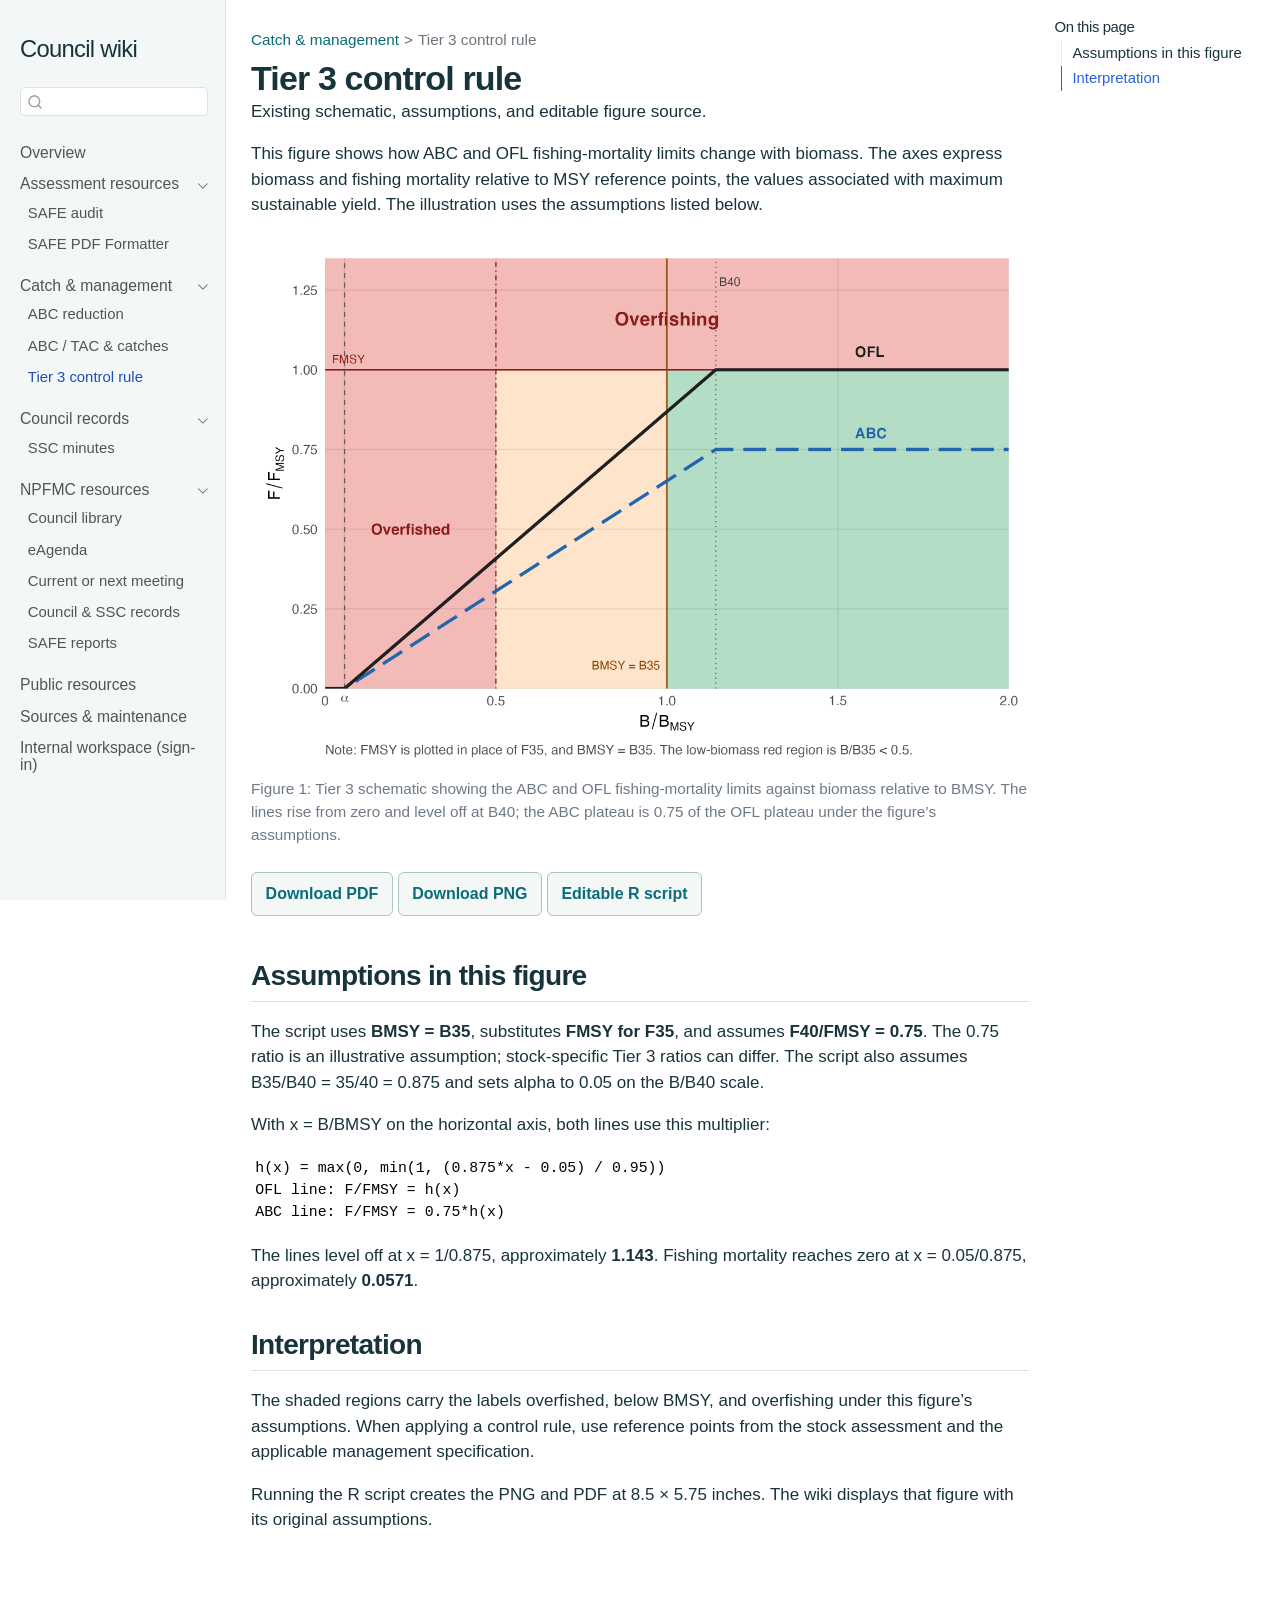
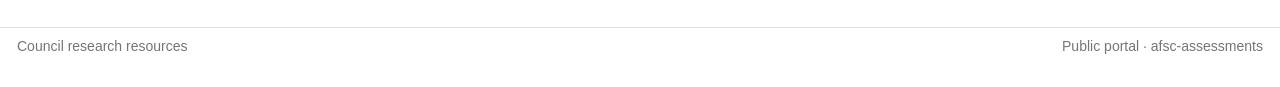
<file: tier-3.html>
<!DOCTYPE html>
<html xmlns="http://www.w3.org/1999/xhtml" lang="en" xml:lang="en"><head>

<meta charset="utf-8">
<meta name="generator" content="quarto-1.10.18">

<meta name="viewport" content="width=device-width, initial-scale=1.0, user-scalable=yes">

<meta name="description" content="Existing schematic, assumptions, and editable figure source.">

<title>Tier 3 control rule – Council wiki</title>
<style>
/* Default styles provided by pandoc.
** See https://pandoc.org/MANUAL.html#variables-for-html for config info.
*/
span.smallcaps{font-variant: small-caps;}
div.columns{display: flex; gap: 1.5em;}
div.column{flex: auto;}
@media screen {
div.columns{gap: min(4vw, 1.5em);}
div.column{overflow-x: auto;}
}
div.hanging-indent{margin-left: 1.5em; text-indent: -1.5em;}
ul.task-list{list-style: none;}
ul.task-list li input[type="checkbox"] {
  width: 0.8em;
  margin: 0 0.8em 0.2em -1em; /* quarto-specific, see https://github.com/quarto-dev/quarto-cli/issues/4556 */ 
  vertical-align: middle;
}
</style>


<script src="site_libs/quarto-nav/quarto-nav.js"></script>
<script src="site_libs/quarto-nav/headroom.min.js"></script>
<script src="site_libs/clipboard/clipboard.min.js"></script>
<script src="site_libs/quarto-search/autocomplete.umd.js"></script>
<script src="site_libs/quarto-search/fuse.min.js"></script>
<script src="site_libs/quarto-search/quarto-search.js"></script>
<meta name="quarto:offset" content="./">
<script src="site_libs/quarto-html/quarto.js" type="module"></script>
<script src="site_libs/quarto-html/tabsets/tabsets.js" type="module"></script>
<script src="site_libs/quarto-html/popper.min.js"></script>
<script src="site_libs/quarto-html/tippy.umd.min.js"></script>
<script src="site_libs/quarto-html/anchor.min.js"></script>
<link href="site_libs/quarto-html/tippy.css" rel="stylesheet">
<link href="site_libs/quarto-html/quarto-syntax-highlighting-64a204ab8560d761af7679ceaba22944.css" rel="stylesheet" id="quarto-text-highlighting-styles">
<script src="site_libs/bootstrap/bootstrap.min.js"></script>
<link href="site_libs/bootstrap/bootstrap-icons.css" rel="stylesheet">
<link href="site_libs/bootstrap/bootstrap-a8c8cf24dfcc71358108d64de750156e.min.css" rel="stylesheet" append-hash="true" id="quarto-bootstrap" data-mode="light">
<script src="site_libs/quarto-contrib/glightbox/glightbox.min.js"></script>
<link href="site_libs/quarto-contrib/glightbox/glightbox.min.css" rel="stylesheet">
<link href="site_libs/quarto-contrib/glightbox/lightbox.css" rel="stylesheet">
<script id="quarto-search-options" type="application/json">{
  "location": "sidebar",
  "copy-button": false,
  "collapse-after": 3,
  "panel-placement": "start",
  "type": "textbox",
  "limit": 50,
  "keyboard-shortcut": [
    "f",
    "/",
    "s"
  ],
  "language": {
    "search-no-results-text": "No results",
    "search-matching-documents-text": "matching documents",
    "search-copy-link-title": "Copy link to search",
    "search-hide-matches-text": "Hide additional matches",
    "search-more-match-text": "more match in this document",
    "search-more-matches-text": "more matches in this document",
    "search-clear-button-title": "Clear",
    "search-text-placeholder": "",
    "search-detached-cancel-button-title": "Cancel",
    "search-submit-button-title": "Submit",
    "search-label": "Search"
  }
}</script>
<style>html{ scroll-behavior: smooth; }</style>


<link rel="stylesheet" href="styles.css">
</head>

<body class="nav-sidebar docked quarto-light">

<div id="quarto-search-results"></div>
  <header id="quarto-header" class="headroom fixed-top">
  <nav class="quarto-secondary-nav">
    <div class="container-fluid d-flex">
      <button type="button" class="quarto-btn-toggle btn" data-bs-toggle="collapse" role="button" data-bs-target=".quarto-sidebar-collapse-item" aria-controls="quarto-sidebar" aria-expanded="false" aria-label="Toggle sidebar navigation" onclick="if (window.quartoToggleHeadroom) { window.quartoToggleHeadroom(); }">
        <i class="bi bi-layout-text-sidebar-reverse"></i>
      </button>
        <nav class="quarto-page-breadcrumbs" aria-label="breadcrumb"><ol class="breadcrumb"><li class="breadcrumb-item"><a href="./abc-reduction.html">Catch &amp; management</a></li><li class="breadcrumb-item"><a href="./tier-3.html">Tier 3 control rule</a></li></ol></nav>
        <a class="flex-grow-1" role="navigation" data-bs-toggle="collapse" data-bs-target=".quarto-sidebar-collapse-item" aria-controls="quarto-sidebar" aria-expanded="false" aria-label="Toggle sidebar navigation" onclick="if (window.quartoToggleHeadroom) { window.quartoToggleHeadroom(); }">      
        </a>
      <button type="button" class="btn quarto-search-button" aria-label="Search" onclick="window.quartoOpenSearch();">
        <i class="bi bi-search"></i>
      </button>
    </div>
  </nav>
</header>
<!-- content -->
<div id="quarto-content" class="quarto-container page-columns page-rows-contents page-layout-article">
<!-- sidebar -->
  <nav id="quarto-sidebar" class="sidebar collapse collapse-horizontal quarto-sidebar-collapse-item sidebar-navigation docked overflow-auto">
    <div class="pt-lg-2 mt-2 text-left sidebar-header">
    <div class="sidebar-title mb-0 py-0">
      <a href="./">Council wiki</a> 
    </div>
      </div>
        <div class="mt-2 flex-shrink-0 align-items-center">
        <div class="sidebar-search">
        <div id="quarto-search" class="" title="Search"></div>
        </div>
        </div>
    <div class="sidebar-menu-container"> 
    <ul class="list-unstyled mt-1">
        <li class="sidebar-item">
  <div class="sidebar-item-container"> 
  <a href="./index.html" class="sidebar-item-text sidebar-link">
 <span class="menu-text">Overview</span></a>
  </div>
</li>
        <li class="sidebar-item sidebar-item-section">
      <div class="sidebar-item-container"> 
            <a class="sidebar-item-text sidebar-link text-start" data-bs-toggle="collapse" data-bs-target="#quarto-sidebar-section-1" role="navigation" aria-expanded="true">
 <span class="menu-text">Assessment resources</span></a>
          <a class="sidebar-item-toggle text-start" data-bs-toggle="collapse" data-bs-target="#quarto-sidebar-section-1" role="navigation" aria-expanded="true" aria-label="Toggle section">
            <i class="bi bi-chevron-right ms-2"></i>
          </a> 
      </div>
      <ul id="quarto-sidebar-section-1" class="collapse list-unstyled sidebar-section depth1 show">  
          <li class="sidebar-item">
  <div class="sidebar-item-container"> 
  <a href="./safe-audit.html" class="sidebar-item-text sidebar-link">
 <span class="menu-text">SAFE audit</span></a>
  </div>
</li>
          <li class="sidebar-item">
  <div class="sidebar-item-container"> 
  <a href="./safe-pdf-formatter.html" class="sidebar-item-text sidebar-link">
 <span class="menu-text">SAFE PDF Formatter</span></a>
  </div>
</li>
      </ul>
  </li>
        <li class="sidebar-item sidebar-item-section">
      <div class="sidebar-item-container"> 
            <a class="sidebar-item-text sidebar-link text-start" data-bs-toggle="collapse" data-bs-target="#quarto-sidebar-section-2" role="navigation" aria-expanded="true">
 <span class="menu-text">Catch &amp; management</span></a>
          <a class="sidebar-item-toggle text-start" data-bs-toggle="collapse" data-bs-target="#quarto-sidebar-section-2" role="navigation" aria-expanded="true" aria-label="Toggle section">
            <i class="bi bi-chevron-right ms-2"></i>
          </a> 
      </div>
      <ul id="quarto-sidebar-section-2" class="collapse list-unstyled sidebar-section depth1 show">  
          <li class="sidebar-item">
  <div class="sidebar-item-container"> 
  <a href="./abc-reduction.html" class="sidebar-item-text sidebar-link">
 <span class="menu-text">ABC reduction</span></a>
  </div>
</li>
          <li class="sidebar-item">
  <div class="sidebar-item-container"> 
  <a href="./abc-tac.html" class="sidebar-item-text sidebar-link">
 <span class="menu-text">ABC / TAC &amp; catches</span></a>
  </div>
</li>
          <li class="sidebar-item">
  <div class="sidebar-item-container"> 
  <a href="./tier-3.html" class="sidebar-item-text sidebar-link active">
 <span class="menu-text">Tier 3 control rule</span></a>
  </div>
</li>
      </ul>
  </li>
        <li class="sidebar-item sidebar-item-section">
      <div class="sidebar-item-container"> 
            <a class="sidebar-item-text sidebar-link text-start" data-bs-toggle="collapse" data-bs-target="#quarto-sidebar-section-3" role="navigation" aria-expanded="true">
 <span class="menu-text">Council records</span></a>
          <a class="sidebar-item-toggle text-start" data-bs-toggle="collapse" data-bs-target="#quarto-sidebar-section-3" role="navigation" aria-expanded="true" aria-label="Toggle section">
            <i class="bi bi-chevron-right ms-2"></i>
          </a> 
      </div>
      <ul id="quarto-sidebar-section-3" class="collapse list-unstyled sidebar-section depth1 show">  
          <li class="sidebar-item">
  <div class="sidebar-item-container"> 
  <a href="./ssc-minutes.html" class="sidebar-item-text sidebar-link">
 <span class="menu-text">SSC minutes</span></a>
  </div>
</li>
      </ul>
  </li>
        <li class="sidebar-item sidebar-item-section">
      <div class="sidebar-item-container"> 
            <a class="sidebar-item-text sidebar-link text-start" data-bs-toggle="collapse" data-bs-target="#quarto-sidebar-section-4" role="navigation" aria-expanded="true">
 <span class="menu-text">NPFMC resources</span></a>
          <a class="sidebar-item-toggle text-start" data-bs-toggle="collapse" data-bs-target="#quarto-sidebar-section-4" role="navigation" aria-expanded="true" aria-label="Toggle section">
            <i class="bi bi-chevron-right ms-2"></i>
          </a> 
      </div>
      <ul id="quarto-sidebar-section-4" class="collapse list-unstyled sidebar-section depth1 show">  
          <li class="sidebar-item">
  <div class="sidebar-item-container"> 
  <a href="https://www.npfmc.org/library/" class="sidebar-item-text sidebar-link">
 <span class="menu-text">Council library</span></a>
  </div>
</li>
          <li class="sidebar-item">
  <div class="sidebar-item-container"> 
  <a href="https://meetings.npfmc.org/" class="sidebar-item-text sidebar-link">
 <span class="menu-text">eAgenda</span></a>
  </div>
</li>
          <li class="sidebar-item">
  <div class="sidebar-item-container"> 
  <a href="https://www.npfmc.org/current-or-next-council-meeting/" class="sidebar-item-text sidebar-link">
 <span class="menu-text">Current or next meeting</span></a>
  </div>
</li>
          <li class="sidebar-item">
  <div class="sidebar-item-container"> 
  <a href="https://www.npfmc.org/library/council-records/" class="sidebar-item-text sidebar-link">
 <span class="menu-text">Council &amp; SSC records</span></a>
  </div>
</li>
          <li class="sidebar-item">
  <div class="sidebar-item-container"> 
  <a href="https://www.npfmc.org/library/safe-reports/" class="sidebar-item-text sidebar-link">
 <span class="menu-text">SAFE reports</span></a>
  </div>
</li>
      </ul>
  </li>
        <li class="sidebar-item">
  <div class="sidebar-item-container"> 
  <a href="./library.html" class="sidebar-item-text sidebar-link">
 <span class="menu-text">Public resources</span></a>
  </div>
</li>
        <li class="sidebar-item">
  <div class="sidebar-item-container"> 
  <a href="./about.html" class="sidebar-item-text sidebar-link">
 <span class="menu-text">Sources &amp; maintenance</span></a>
  </div>
</li>
        <li class="sidebar-item">
  <div class="sidebar-item-container"> 
  <a href="./safe-review.html" class="sidebar-item-text sidebar-link">
 <span class="menu-text">Internal workspace (sign-in)</span></a>
  </div>
</li>
    </ul>
    </div>
</nav>
<div id="quarto-sidebar-glass" class="quarto-sidebar-collapse-item" data-bs-toggle="collapse" data-bs-target=".quarto-sidebar-collapse-item"></div>
<!-- margin-sidebar -->
    <div id="quarto-margin-sidebar" class="sidebar margin-sidebar">
        <nav id="TOC" role="doc-toc" class="toc-active">
    <h2 id="toc-title">On this page</h2>
   
  <ul class="collapse">
  <li><a href="#assumptions-in-this-figure" id="toc-assumptions-in-this-figure" class="nav-link active" data-scroll-target="#assumptions-in-this-figure">Assumptions in this figure</a></li>
  <li><a href="#interpretation" id="toc-interpretation" class="nav-link" data-scroll-target="#interpretation">Interpretation</a></li>
  </ul>
</nav>
    </div>
<!-- main -->
<main class="content" id="quarto-document-content">

<header id="title-block-header" class="quarto-title-block default"><nav class="quarto-page-breadcrumbs quarto-title-breadcrumbs d-none d-lg-block" aria-label="breadcrumb"><ol class="breadcrumb"><li class="breadcrumb-item"><a href="./abc-reduction.html">Catch &amp; management</a></li><li class="breadcrumb-item"><a href="./tier-3.html">Tier 3 control rule</a></li></ol></nav>
<div class="quarto-title">
<h1 class="title">Tier 3 control rule</h1>
</div>

<div>
  <div class="description">
    Existing schematic, assumptions, and editable figure source.
  </div>
</div>


<div class="quarto-title-meta">

    
  
    
  </div>
  


</header>


<p>This figure shows how ABC and OFL fishing-mortality limits change with biomass. The axes express biomass and fishing mortality relative to MSY reference points, the values associated with maximum sustainable yield. The illustration uses the assumptions listed below.</p>
<div id="fig-tier3" class="quarto-float quarto-figure quarto-figure-center anchored" alt="Illustrative Tier 3 ABC and OFL lines plotted as F/FMSY versus B/BMSY. Both rise from zero at biomass ratio 0.057 to their plateaus at 1.143; the ABC plateau is 0.75 and the OFL plateau is 1.">
<figure class="quarto-float quarto-float-fig figure">
<div aria-describedby="fig-tier3-caption-0ceaefa1-69ba-4598-a22c-09a6ac19f8ca">
<a href="resources/tier-3/tier3_control_rule.png" class="lightbox" data-gallery="quarto-lightbox-gallery-1" title="Figure&nbsp;1: Tier 3 schematic showing the ABC and OFL fishing-mortality limits against biomass relative to BMSY. The lines rise from zero and level off at B40; the ABC plateau is 0.75 of the OFL plateau under the figure’s assumptions."><img src="resources/tier-3/tier3_control_rule.png" class="img-fluid figure-img" alt="Illustrative Tier 3 ABC and OFL lines plotted as F/FMSY versus B/BMSY. Both rise from zero at biomass ratio 0.057 to their plateaus at 1.143; the ABC plateau is 0.75 and the OFL plateau is 1."></a>
</div>
<figcaption class="quarto-float-caption-bottom quarto-float-caption quarto-float-fig" id="fig-tier3-caption-0ceaefa1-69ba-4598-a22c-09a6ac19f8ca">
Figure&nbsp;1: Tier 3 schematic showing the ABC and OFL fishing-mortality limits against biomass relative to BMSY. The lines rise from zero and level off at B40; the ABC plateau is 0.75 of the OFL plateau under the figure’s assumptions.
</figcaption>
</figure>
</div>
<div class="resource-links">
<p><a href="resources/tier-3/tier3_control_rule.pdf">Download PDF</a> <a href="resources/tier-3/tier3_control_rule.png">Download PNG</a> <a href="resources/tier-3/tier3_control_rule_figure.R">Editable R script</a></p>
</div>
<section id="assumptions-in-this-figure" class="level2">
<h2 class="anchored" data-anchor-id="assumptions-in-this-figure">Assumptions in this figure</h2>
<p>The script uses <strong>BMSY = B35</strong>, substitutes <strong>FMSY for F35</strong>, and assumes <strong>F40/FMSY = 0.75</strong>. The 0.75 ratio is an illustrative assumption; stock-specific Tier 3 ratios can differ. The script also assumes B35/B40 = 35/40 = 0.875 and sets alpha to 0.05 on the B/B40 scale.</p>
<p>With x = B/BMSY on the horizontal axis, both lines use this multiplier:</p>
<pre class="text"><code>h(x) = max(0, min(1, (0.875*x - 0.05) / 0.95))
OFL line: F/FMSY = h(x)
ABC line: F/FMSY = 0.75*h(x)</code></pre>
<p>The lines level off at x = 1/0.875, approximately <strong>1.143</strong>. Fishing mortality reaches zero at x = 0.05/0.875, approximately <strong>0.0571</strong>.</p>
</section>
<section id="interpretation" class="level2">
<h2 class="anchored" data-anchor-id="interpretation">Interpretation</h2>
<p>The shaded regions carry the labels overfished, below BMSY, and overfishing under this figure’s assumptions. When applying a control rule, use reference points from the stock assessment and the applicable management specification.</p>
<p>Running the R script creates the PNG and PDF at 8.5 × 5.75 inches. The wiki displays that figure with its original assumptions.</p>


</section>

</main> <!-- /main -->
<script id="quarto-html-after-body" type="application/javascript">
  window.document.addEventListener("DOMContentLoaded", function (event) {
    const icon = "";
    const anchorJS = new window.AnchorJS();
    anchorJS.options = {
      placement: 'right',
      icon: icon
    };
    anchorJS.add('.anchored');
    const isCodeAnnotation = (el) => {
      for (const clz of el.classList) {
        if (clz.startsWith('code-annotation-')) {                     
          return true;
        }
      }
      return false;
    }
    const onCopySuccess = function(e) {
      // button target
      const button = e.trigger;
      // don't keep focus
      button.blur();
      // flash "checked"
      button.classList.add('code-copy-button-checked');
      var currentTitle = button.getAttribute("title");
      button.setAttribute("title", "Copied!");
      let tooltip;
      if (window.bootstrap) {
        button.setAttribute("data-bs-toggle", "tooltip");
        button.setAttribute("data-bs-placement", "left");
        button.setAttribute("data-bs-title", "Copied!");
        tooltip = new bootstrap.Tooltip(button, 
          { trigger: "manual", 
            customClass: "code-copy-button-tooltip",
            offset: [0, -8]});
        tooltip.show();    
      }
      setTimeout(function() {
        if (tooltip) {
          tooltip.hide();
          button.removeAttribute("data-bs-title");
          button.removeAttribute("data-bs-toggle");
          button.removeAttribute("data-bs-placement");
        }
        button.setAttribute("title", currentTitle);
        button.classList.remove('code-copy-button-checked');
      }, 1000);
      // clear code selection
      e.clearSelection();
    }
    const getTextToCopy = function(trigger) {
      const outerScaffold = trigger.parentElement.cloneNode(true);
      const codeEl = outerScaffold.querySelector('code');
      for (const childEl of codeEl.children) {
        if (isCodeAnnotation(childEl)) {
          childEl.remove();
        }
      }
      return codeEl.innerText;
    }
    const clipboard = new window.ClipboardJS('.code-copy-button:not([data-in-quarto-modal])', {
      text: getTextToCopy
    });
    clipboard.on('success', onCopySuccess);
    if (window.document.getElementById('quarto-embedded-source-code-modal')) {
      const clipboardModal = new window.ClipboardJS('.code-copy-button[data-in-quarto-modal]', {
        text: getTextToCopy,
        container: window.document.getElementById('quarto-embedded-source-code-modal')
      });
      clipboardModal.on('success', onCopySuccess);
    }
      var localhostRegex = new RegExp(/^(?:http|https):\/\/localhost\:?[0-9]*\//);
      var mailtoRegex = new RegExp(/^mailto:/);
        var filterRegex = new RegExp("https:\/\/afsc-assessments\.github\.io\/Council_related_site\/");
      var isInternal = (href) => {
          return filterRegex.test(href) || localhostRegex.test(href) || mailtoRegex.test(href);
      }
      // Inspect non-navigation links and adorn them if external
     var links = window.document.querySelectorAll('a[href]:not(.nav-link):not(.navbar-brand):not(.toc-action):not(.sidebar-link):not(.sidebar-item-toggle):not(.pagination-link):not(.no-external):not([aria-hidden]):not(.dropdown-item):not(.quarto-navigation-tool):not(.about-link)');
      for (var i=0; i<links.length; i++) {
        const link = links[i];
        if (!isInternal(link.href)) {
          // undo the damage that might have been done by quarto-nav.js in the case of
          // links that we want to consider external
          if (link.dataset.originalHref !== undefined) {
            link.href = link.dataset.originalHref;
          }
            // target, if specified
            link.setAttribute("target", "_blank");
            if (link.getAttribute("rel") === null) {
              link.setAttribute("rel", "noopener");
            }
        }
      }
    function tippyHover(el, contentFn, onTriggerFn, onUntriggerFn) {
      const config = {
        allowHTML: true,
        maxWidth: 500,
        delay: 100,
        arrow: false,
        appendTo: function(el) {
            return el.parentElement;
        },
        interactive: true,
        interactiveBorder: 10,
        theme: 'quarto',
        placement: 'bottom-start',
      };
      if (contentFn) {
        config.content = contentFn;
      }
      if (onTriggerFn) {
        config.onTrigger = onTriggerFn;
      }
      if (onUntriggerFn) {
        config.onUntrigger = onUntriggerFn;
      }
      window.tippy(el, config); 
    }
    const noterefs = window.document.querySelectorAll('a[role="doc-noteref"]');
    for (var i=0; i<noterefs.length; i++) {
      const ref = noterefs[i];
      tippyHover(ref, function() {
        // use id or data attribute instead here
        let href = ref.getAttribute('data-footnote-href') || ref.getAttribute('href');
        try { href = new URL(href).hash; } catch {}
        const id = href.replace(/^#\/?/, "");
        const note = window.document.getElementById(id);
        if (note) {
          return note.innerHTML;
        } else {
          return "";
        }
      });
    }
    const xrefs = window.document.querySelectorAll('a.quarto-xref');
    const processXRef = (id, note) => {
      // Strip column container classes
      const stripColumnClz = (el) => {
        el.classList.remove("page-full", "page-columns");
        if (el.children) {
          for (const child of el.children) {
            stripColumnClz(child);
          }
        }
      }
      stripColumnClz(note)
      if (id === null || id.startsWith('sec-')) {
        // Special case sections, only their first couple elements
        const container = document.createElement("div");
        if (note.children && note.children.length > 2) {
          container.appendChild(note.children[0].cloneNode(true));
          for (let i = 1; i < note.children.length; i++) {
            const child = note.children[i];
            if (child.tagName === "P" && child.innerText === "") {
              continue;
            } else {
              container.appendChild(child.cloneNode(true));
              break;
            }
          }
          if (window.Quarto?.typesetMath) {
            window.Quarto.typesetMath(container);
          }
          return container.innerHTML
        } else {
          if (window.Quarto?.typesetMath) {
            window.Quarto.typesetMath(note);
          }
          return note.innerHTML;
        }
      } else {
        // Remove any anchor links if they are present
        const anchorLink = note.querySelector('a.anchorjs-link');
        if (anchorLink) {
          anchorLink.remove();
        }
        if (window.Quarto?.typesetMath) {
          window.Quarto.typesetMath(note);
        }
        if (note.classList.contains("callout")) {
          return note.outerHTML;
        } else {
          return note.innerHTML;
        }
      }
    }
    for (var i=0; i<xrefs.length; i++) {
      const xref = xrefs[i];
      tippyHover(xref, undefined, function(instance) {
        instance.disable();
        let url = xref.getAttribute('href');
        let hash = undefined; 
        if (url.startsWith('#')) {
          hash = url;
        } else {
          try { hash = new URL(url).hash; } catch {}
        }
        if (hash) {
          const id = hash.replace(/^#\/?/, "");
          const note = window.document.getElementById(id);
          if (note !== null) {
            try {
              const html = processXRef(id, note.cloneNode(true));
              instance.setContent(html);
            } finally {
              instance.enable();
              instance.show();
            }
          } else {
            // See if we can fetch this
            fetch(url.split('#')[0])
            .then(res => res.text())
            .then(html => {
              const parser = new DOMParser();
              const htmlDoc = parser.parseFromString(html, "text/html");
              const note = htmlDoc.getElementById(id);
              if (note !== null) {
                const html = processXRef(id, note);
                instance.setContent(html);
              } 
            }).finally(() => {
              instance.enable();
              instance.show();
            });
          }
        } else {
          // See if we can fetch a full url (with no hash to target)
          // This is a special case and we should probably do some content thinning / targeting
          fetch(url)
          .then(res => res.text())
          .then(html => {
            const parser = new DOMParser();
            const htmlDoc = parser.parseFromString(html, "text/html");
            const note = htmlDoc.querySelector('main.content');
            if (note !== null) {
              // This should only happen for chapter cross references
              // (since there is no id in the URL)
              // remove the first header
              if (note.children.length > 0 && note.children[0].tagName === "HEADER") {
                note.children[0].remove();
              }
              const html = processXRef(null, note);
              instance.setContent(html);
            } 
          }).finally(() => {
            instance.enable();
            instance.show();
          });
        }
      }, function(instance) {
      });
    }
        let selectedAnnoteEl;
        const selectorForAnnotation = ( cell, annotation) => {
          let cellAttr = 'data-code-cell="' + cell + '"';
          let lineAttr = 'data-code-annotation="' +  annotation + '"';
          const selector = 'span[' + cellAttr + '][' + lineAttr + ']';
          return selector;
        }
        const selectCodeLines = (annoteEl) => {
          const doc = window.document;
          const targetCell = annoteEl.getAttribute("data-target-cell");
          const targetAnnotation = annoteEl.getAttribute("data-target-annotation");
          const annoteSpan = window.document.querySelector(selectorForAnnotation(targetCell, targetAnnotation));
          const lines = annoteSpan.getAttribute("data-code-lines").split(",");
          const lineIds = lines.map((line) => {
            return targetCell + "-" + line;
          })
          let top = null;
          let height = null;
          let parent = null;
          if (lineIds.length > 0) {
              //compute the position of the single el (top and bottom and make a div)
              const el = window.document.getElementById(lineIds[0]);
              top = el.offsetTop;
              height = el.offsetHeight;
              parent = el.parentElement.parentElement;
            if (lineIds.length > 1) {
              const lastEl = window.document.getElementById(lineIds[lineIds.length - 1]);
              const bottom = lastEl.offsetTop + lastEl.offsetHeight;
              height = bottom - top;
            }
            if (top !== null && height !== null && parent !== null) {
              // cook up a div (if necessary) and position it 
              let div = window.document.getElementById("code-annotation-line-highlight");
              if (div === null) {
                div = window.document.createElement("div");
                div.setAttribute("id", "code-annotation-line-highlight");
                div.style.position = 'absolute';
                parent.appendChild(div);
              }
              div.style.top = top - 2 + "px";
              div.style.height = height + 4 + "px";
              div.style.left = 0;
              let gutterDiv = window.document.getElementById("code-annotation-line-highlight-gutter");
              if (gutterDiv === null) {
                gutterDiv = window.document.createElement("div");
                gutterDiv.setAttribute("id", "code-annotation-line-highlight-gutter");
                gutterDiv.style.position = 'absolute';
                const codeCell = window.document.getElementById(targetCell);
                const gutter = codeCell.querySelector('.code-annotation-gutter');
                gutter.appendChild(gutterDiv);
              }
              gutterDiv.style.top = top - 2 + "px";
              gutterDiv.style.height = height + 4 + "px";
            }
            selectedAnnoteEl = annoteEl;
          }
        };
        const unselectCodeLines = () => {
          const elementsIds = ["code-annotation-line-highlight", "code-annotation-line-highlight-gutter"];
          elementsIds.forEach((elId) => {
            const div = window.document.getElementById(elId);
            if (div) {
              div.remove();
            }
          });
          selectedAnnoteEl = undefined;
        };
          // Handle positioning of the toggle
      window.addEventListener(
        "resize",
        throttle(() => {
          elRect = undefined;
          if (selectedAnnoteEl) {
            selectCodeLines(selectedAnnoteEl);
          }
        }, 10)
      );
      function throttle(fn, ms) {
      let throttle = false;
      let timer;
        return (...args) => {
          if(!throttle) { // first call gets through
              fn.apply(this, args);
              throttle = true;
          } else { // all the others get throttled
              if(timer) clearTimeout(timer); // cancel #2
              timer = setTimeout(() => {
                fn.apply(this, args);
                timer = throttle = false;
              }, ms);
          }
        };
      }
        // Attach click handler to the DT
        const annoteDls = window.document.querySelectorAll('dt[data-target-cell]');
        for (const annoteDlNode of annoteDls) {
          annoteDlNode.addEventListener('click', (event) => {
            const clickedEl = event.target;
            if (clickedEl !== selectedAnnoteEl) {
              unselectCodeLines();
              const activeEl = window.document.querySelector('dt[data-target-cell].code-annotation-active');
              if (activeEl) {
                activeEl.classList.remove('code-annotation-active');
              }
              selectCodeLines(clickedEl);
              clickedEl.classList.add('code-annotation-active');
            } else {
              // Unselect the line
              unselectCodeLines();
              clickedEl.classList.remove('code-annotation-active');
            }
          });
        }
    const findCites = (el) => {
      const parentEl = el.parentElement;
      if (parentEl) {
        const cites = parentEl.dataset.cites;
        if (cites) {
          return {
            el,
            cites: cites.split(' ')
          };
        } else {
          return findCites(el.parentElement)
        }
      } else {
        return undefined;
      }
    };
    var bibliorefs = window.document.querySelectorAll('a[role="doc-biblioref"]');
    for (var i=0; i<bibliorefs.length; i++) {
      const ref = bibliorefs[i];
      const citeInfo = findCites(ref);
      if (citeInfo) {
        tippyHover(citeInfo.el, function() {
          var popup = window.document.createElement('div');
          citeInfo.cites.forEach(function(cite) {
            var citeDiv = window.document.createElement('div');
            citeDiv.classList.add('hanging-indent');
            citeDiv.classList.add('csl-entry');
            var biblioDiv = window.document.getElementById('ref-' + cite);
            if (biblioDiv) {
              citeDiv.innerHTML = biblioDiv.innerHTML;
            }
            popup.appendChild(citeDiv);
          });
          return popup.innerHTML;
        });
      }
    }
  });
  </script>
</div> <!-- /content -->
<footer class="footer">
  <div class="nav-footer">
    <div class="nav-footer-left">
<p>Council research resources</p>
</div>   
    <div class="nav-footer-center">
      &nbsp;
    </div>
    <div class="nav-footer-right">
<p>Public portal · afsc-assessments</p>
</div>
  </div>
</footer>
<script>var lightboxQuarto = GLightbox({"closeEffect":"zoom","descPosition":"bottom","loop":false,"openEffect":"zoom","selector":".lightbox"});
(function() {
  let previousOnload = window.onload;
  window.onload = () => {
    if (previousOnload) {
      previousOnload();
    }
    lightboxQuarto.on('slide_before_load', (data) => {
      const { slideIndex, slideNode, slideConfig, player, trigger } = data;
      const href = trigger.getAttribute('href');
      if (href !== null) {
        const imgEl = window.document.querySelector(`a[href="${href}"] img`);
        if (imgEl !== null) {
          const srcAttr = imgEl.getAttribute("src");
          if (srcAttr && srcAttr.startsWith("data:")) {
            slideConfig.href = srcAttr;
          }
        }
      } 
    });
  
    lightboxQuarto.on('slide_after_load', (data) => {
      const { slideIndex, slideNode, slideConfig, player, trigger } = data;
      if (window.Quarto?.typesetMath) {
        window.Quarto.typesetMath(slideNode);
      }
    });
  
  };
  
})();
          </script>




<script src="site_libs/quarto-html/zenscroll-min.js"></script>
</body></html>
</file>
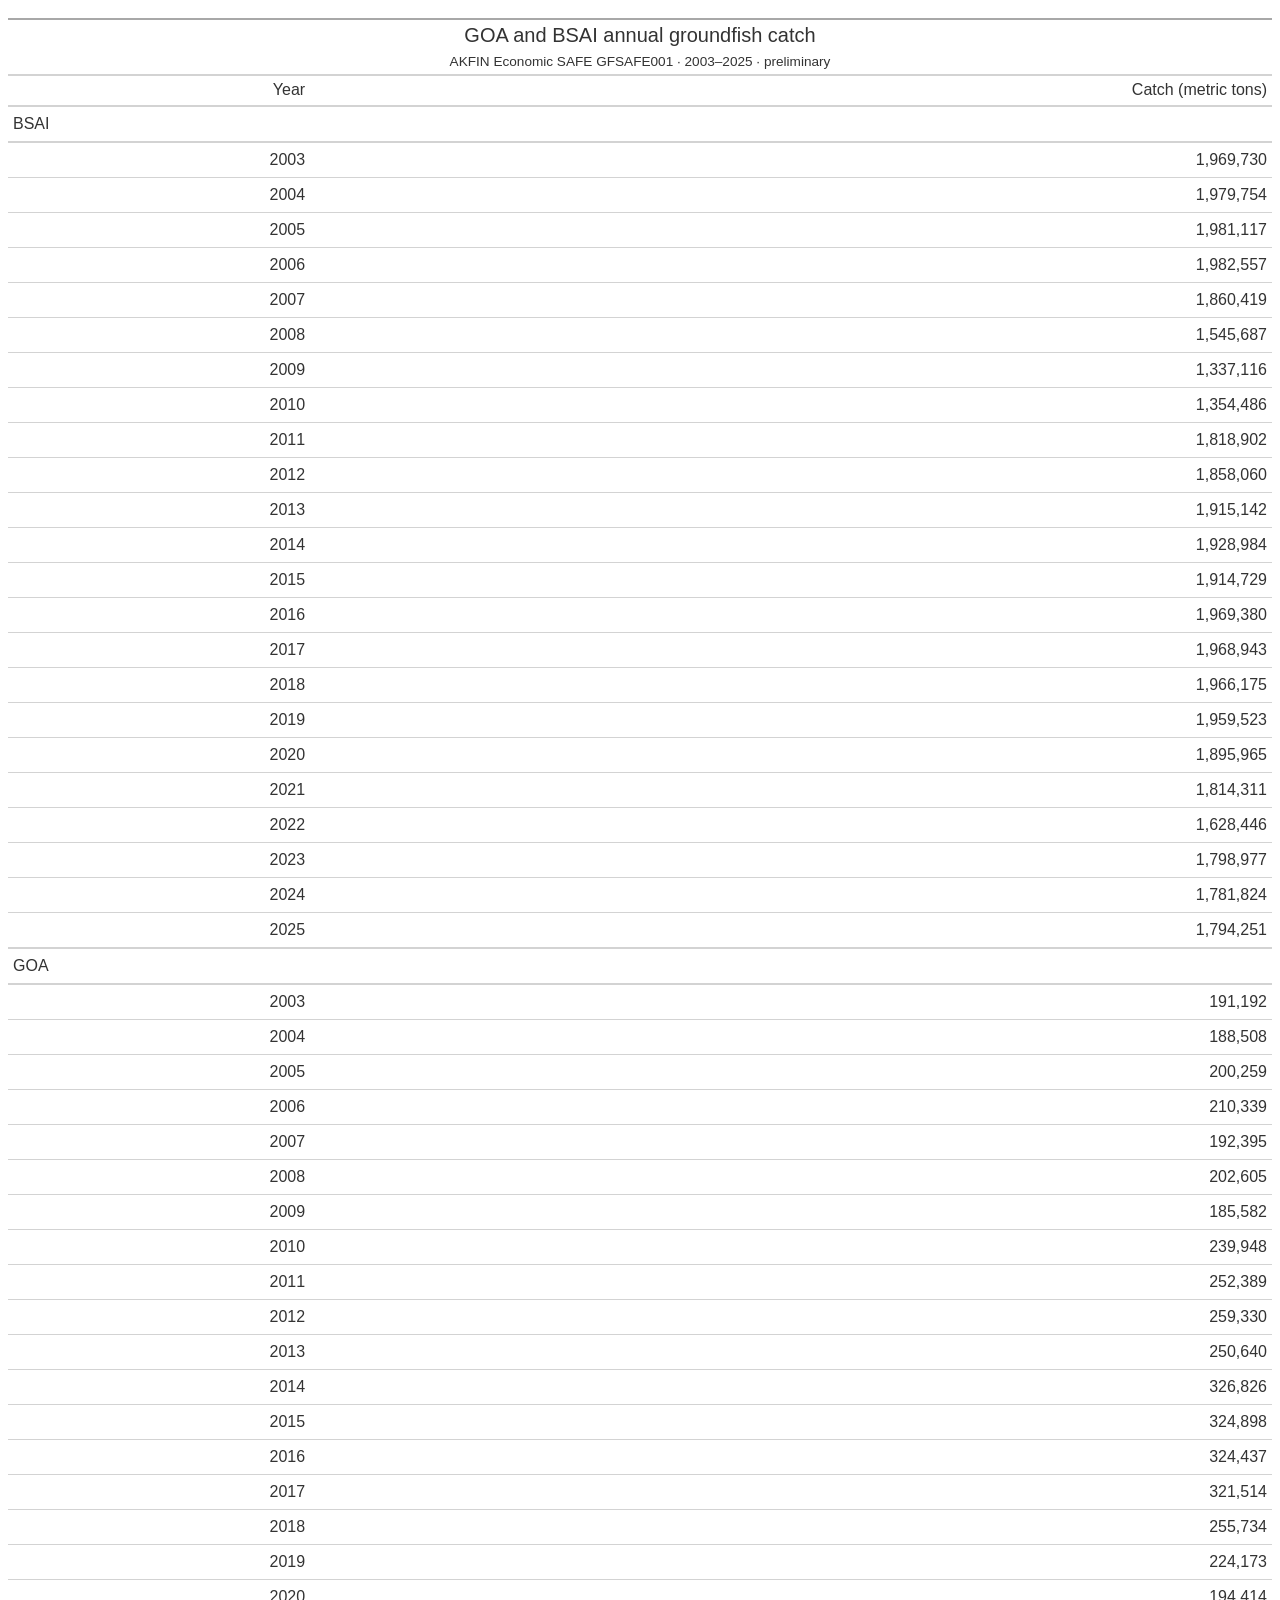
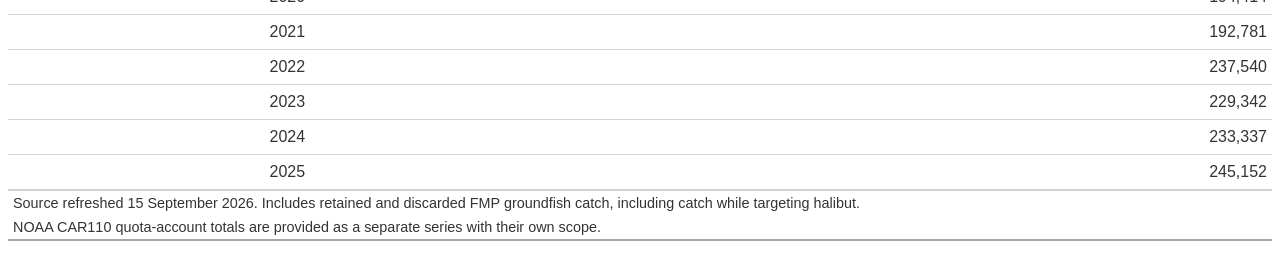
<file: resources/ABC_TAC/doc/tables/akfin-regional-catch-by-year.html>
<!DOCTYPE html>
<html lang="en">
<head>
<title>GOA and BSAI annual groundfish catch, 2003–2025</title>
<meta name="viewport" content="width=device-width, initial-scale=1"/>
<meta charset="utf-8"/>
<style>body{background-color:white;}</style>


</head>
<body>
<div id="akfin-regional-catch-by-year" style="padding-left:0px;padding-right:0px;padding-top:10px;padding-bottom:10px;overflow-x:auto;overflow-y:auto;width:auto;height:auto;">
  <style>#akfin-regional-catch-by-year table {
  font-family: Arial, sans-serif;
  -webkit-font-smoothing: antialiased;
  -moz-osx-font-smoothing: grayscale;
}

#akfin-regional-catch-by-year thead, #akfin-regional-catch-by-year tbody, #akfin-regional-catch-by-year tfoot, #akfin-regional-catch-by-year tr, #akfin-regional-catch-by-year td, #akfin-regional-catch-by-year th {
  border-style: none;
}

#akfin-regional-catch-by-year p {
  margin: 0;
  padding: 0;
}

#akfin-regional-catch-by-year .gt_table {
  display: table;
  border-collapse: collapse;
  line-height: normal;
  margin-left: auto;
  margin-right: auto;
  color: #333333;
  font-size: 16px;
  font-weight: normal;
  font-style: normal;
  background-color: #FFFFFF;
  width: 100%;
  border-top-style: solid;
  border-top-width: 2px;
  border-top-color: #A8A8A8;
  border-right-style: none;
  border-right-width: 2px;
  border-right-color: #D3D3D3;
  border-bottom-style: solid;
  border-bottom-width: 2px;
  border-bottom-color: #A8A8A8;
  border-left-style: none;
  border-left-width: 2px;
  border-left-color: #D3D3D3;
}

#akfin-regional-catch-by-year .gt_caption {
  padding-top: 4px;
  padding-bottom: 4px;
}

#akfin-regional-catch-by-year .gt_title {
  color: #333333;
  font-size: 125%;
  font-weight: initial;
  padding-top: 4px;
  padding-bottom: 4px;
  padding-left: 5px;
  padding-right: 5px;
  border-bottom-color: #FFFFFF;
  border-bottom-width: 0;
}

#akfin-regional-catch-by-year .gt_subtitle {
  color: #333333;
  font-size: 85%;
  font-weight: initial;
  padding-top: 3px;
  padding-bottom: 5px;
  padding-left: 5px;
  padding-right: 5px;
  border-top-color: #FFFFFF;
  border-top-width: 0;
}

#akfin-regional-catch-by-year .gt_heading {
  background-color: #FFFFFF;
  text-align: center;
  border-bottom-color: #FFFFFF;
  border-left-style: none;
  border-left-width: 1px;
  border-left-color: #D3D3D3;
  border-right-style: none;
  border-right-width: 1px;
  border-right-color: #D3D3D3;
}

#akfin-regional-catch-by-year .gt_bottom_border {
  border-bottom-style: solid;
  border-bottom-width: 2px;
  border-bottom-color: #D3D3D3;
}

#akfin-regional-catch-by-year .gt_col_headings {
  border-top-style: solid;
  border-top-width: 2px;
  border-top-color: #D3D3D3;
  border-bottom-style: solid;
  border-bottom-width: 2px;
  border-bottom-color: #D3D3D3;
  border-left-style: none;
  border-left-width: 1px;
  border-left-color: #D3D3D3;
  border-right-style: none;
  border-right-width: 1px;
  border-right-color: #D3D3D3;
}

#akfin-regional-catch-by-year .gt_col_heading {
  color: #333333;
  background-color: #FFFFFF;
  font-size: 100%;
  font-weight: normal;
  text-transform: inherit;
  border-left-style: none;
  border-left-width: 1px;
  border-left-color: #D3D3D3;
  border-right-style: none;
  border-right-width: 1px;
  border-right-color: #D3D3D3;
  vertical-align: bottom;
  padding-top: 5px;
  padding-bottom: 6px;
  padding-left: 5px;
  padding-right: 5px;
  overflow-x: hidden;
}

#akfin-regional-catch-by-year .gt_column_spanner_outer {
  color: #333333;
  background-color: #FFFFFF;
  font-size: 100%;
  font-weight: normal;
  text-transform: inherit;
  padding-top: 0;
  padding-bottom: 0;
  padding-left: 4px;
  padding-right: 4px;
}

#akfin-regional-catch-by-year .gt_column_spanner_outer:first-child {
  padding-left: 0;
}

#akfin-regional-catch-by-year .gt_column_spanner_outer:last-child {
  padding-right: 0;
}

#akfin-regional-catch-by-year .gt_column_spanner {
  border-bottom-style: solid;
  border-bottom-width: 2px;
  border-bottom-color: #D3D3D3;
  vertical-align: bottom;
  padding-top: 5px;
  padding-bottom: 5px;
  overflow-x: hidden;
  display: inline-block;
  width: 100%;
}

#akfin-regional-catch-by-year .gt_spanner_row {
  border-bottom-style: hidden;
}

#akfin-regional-catch-by-year .gt_group_heading {
  padding-top: 8px;
  padding-bottom: 8px;
  padding-left: 5px;
  padding-right: 5px;
  color: #333333;
  background-color: #FFFFFF;
  font-size: 100%;
  font-weight: initial;
  text-transform: inherit;
  border-top-style: solid;
  border-top-width: 2px;
  border-top-color: #D3D3D3;
  border-bottom-style: solid;
  border-bottom-width: 2px;
  border-bottom-color: #D3D3D3;
  border-left-style: none;
  border-left-width: 1px;
  border-left-color: #D3D3D3;
  border-right-style: none;
  border-right-width: 1px;
  border-right-color: #D3D3D3;
  vertical-align: middle;
  text-align: left;
}

#akfin-regional-catch-by-year .gt_empty_group_heading {
  padding: 0.5px;
  color: #333333;
  background-color: #FFFFFF;
  font-size: 100%;
  font-weight: initial;
  border-top-style: solid;
  border-top-width: 2px;
  border-top-color: #D3D3D3;
  border-bottom-style: solid;
  border-bottom-width: 2px;
  border-bottom-color: #D3D3D3;
  vertical-align: middle;
}

#akfin-regional-catch-by-year .gt_from_md > :first-child {
  margin-top: 0;
}

#akfin-regional-catch-by-year .gt_from_md > :last-child {
  margin-bottom: 0;
}

#akfin-regional-catch-by-year .gt_row {
  padding-top: 8px;
  padding-bottom: 8px;
  padding-left: 5px;
  padding-right: 5px;
  margin: 10px;
  border-top-style: solid;
  border-top-width: 1px;
  border-top-color: #D3D3D3;
  border-left-style: none;
  border-left-width: 1px;
  border-left-color: #D3D3D3;
  border-right-style: none;
  border-right-width: 1px;
  border-right-color: #D3D3D3;
  vertical-align: middle;
  overflow-x: hidden;
}

#akfin-regional-catch-by-year .gt_stub {
  color: #333333;
  background-color: #FFFFFF;
  font-size: 100%;
  font-weight: initial;
  text-transform: inherit;
  border-right-style: solid;
  border-right-width: 2px;
  border-right-color: #D3D3D3;
  padding-left: 5px;
  padding-right: 5px;
}

#akfin-regional-catch-by-year .gt_stub_row_group {
  color: #333333;
  background-color: #FFFFFF;
  font-size: 100%;
  font-weight: initial;
  text-transform: inherit;
  border-right-style: solid;
  border-right-width: 2px;
  border-right-color: #D3D3D3;
  padding-left: 5px;
  padding-right: 5px;
  vertical-align: top;
}

#akfin-regional-catch-by-year .gt_row_group_first td {
  border-top-width: 2px;
}

#akfin-regional-catch-by-year .gt_row_group_first th {
  border-top-width: 2px;
}

#akfin-regional-catch-by-year .gt_summary_row {
  color: #333333;
  background-color: #FFFFFF;
  text-transform: inherit;
  padding-top: 8px;
  padding-bottom: 8px;
  padding-left: 5px;
  padding-right: 5px;
}

#akfin-regional-catch-by-year .gt_first_summary_row {
  border-top-style: solid;
  border-top-color: #D3D3D3;
}

#akfin-regional-catch-by-year .gt_first_summary_row.thick {
  border-top-width: 2px;
}

#akfin-regional-catch-by-year .gt_last_summary_row {
  padding-top: 8px;
  padding-bottom: 8px;
  padding-left: 5px;
  padding-right: 5px;
  border-bottom-style: solid;
  border-bottom-width: 2px;
  border-bottom-color: #D3D3D3;
}

#akfin-regional-catch-by-year .gt_grand_summary_row {
  color: #333333;
  background-color: #FFFFFF;
  text-transform: inherit;
  padding-top: 8px;
  padding-bottom: 8px;
  padding-left: 5px;
  padding-right: 5px;
}

#akfin-regional-catch-by-year .gt_first_grand_summary_row {
  padding-top: 8px;
  padding-bottom: 8px;
  padding-left: 5px;
  padding-right: 5px;
  border-top-style: double;
  border-top-width: 6px;
  border-top-color: #D3D3D3;
}

#akfin-regional-catch-by-year .gt_last_grand_summary_row_top {
  padding-top: 8px;
  padding-bottom: 8px;
  padding-left: 5px;
  padding-right: 5px;
  border-bottom-style: double;
  border-bottom-width: 6px;
  border-bottom-color: #D3D3D3;
}

#akfin-regional-catch-by-year .gt_striped {
  background-color: rgba(128, 128, 128, 0.05);
}

#akfin-regional-catch-by-year .gt_table_body {
  border-top-style: solid;
  border-top-width: 2px;
  border-top-color: #D3D3D3;
  border-bottom-style: solid;
  border-bottom-width: 2px;
  border-bottom-color: #D3D3D3;
}

#akfin-regional-catch-by-year .gt_footnotes {
  color: #333333;
  background-color: #FFFFFF;
  border-bottom-style: none;
  border-bottom-width: 2px;
  border-bottom-color: #D3D3D3;
  border-left-style: none;
  border-left-width: 2px;
  border-left-color: #D3D3D3;
  border-right-style: none;
  border-right-width: 2px;
  border-right-color: #D3D3D3;
}

#akfin-regional-catch-by-year .gt_footnote {
  margin: 0px;
  font-size: 90%;
  padding-top: 4px;
  padding-bottom: 4px;
  padding-left: 5px;
  padding-right: 5px;
}

#akfin-regional-catch-by-year .gt_sourcenotes {
  color: #333333;
  background-color: #FFFFFF;
  border-bottom-style: none;
  border-bottom-width: 2px;
  border-bottom-color: #D3D3D3;
  border-left-style: none;
  border-left-width: 2px;
  border-left-color: #D3D3D3;
  border-right-style: none;
  border-right-width: 2px;
  border-right-color: #D3D3D3;
}

#akfin-regional-catch-by-year .gt_sourcenote {
  font-size: 90%;
  padding-top: 4px;
  padding-bottom: 4px;
  padding-left: 5px;
  padding-right: 5px;
}

#akfin-regional-catch-by-year .gt_left {
  text-align: left;
}

#akfin-regional-catch-by-year .gt_center {
  text-align: center;
}

#akfin-regional-catch-by-year .gt_right {
  text-align: right;
  font-variant-numeric: tabular-nums;
}

#akfin-regional-catch-by-year .gt_font_normal {
  font-weight: normal;
}

#akfin-regional-catch-by-year .gt_font_bold {
  font-weight: bold;
}

#akfin-regional-catch-by-year .gt_font_italic {
  font-style: italic;
}

#akfin-regional-catch-by-year .gt_super {
  font-size: 65%;
}

#akfin-regional-catch-by-year .gt_footnote_marks {
  font-size: 75%;
  vertical-align: 0.4em;
  position: initial;
}

#akfin-regional-catch-by-year .gt_asterisk {
  font-size: 100%;
  vertical-align: 0;
}

#akfin-regional-catch-by-year .gt_indent_1 {
  text-indent: 5px;
}

#akfin-regional-catch-by-year .gt_indent_2 {
  text-indent: 10px;
}

#akfin-regional-catch-by-year .gt_indent_3 {
  text-indent: 15px;
}

#akfin-regional-catch-by-year .gt_indent_4 {
  text-indent: 20px;
}

#akfin-regional-catch-by-year .gt_indent_5 {
  text-indent: 25px;
}

#akfin-regional-catch-by-year .katex-display {
  display: inline-flex !important;
  margin-bottom: 0.75em !important;
}

#akfin-regional-catch-by-year div.Reactable > div.rt-table > div.rt-thead > div.rt-tr.rt-tr-group-header > div.rt-th-group:after {
  height: 0px !important;
}
</style>
  <table class="gt_table" data-quarto-disable-processing="false" data-quarto-bootstrap="false">
  <thead>
    <tr class="gt_heading">
      <td colspan="2" class="gt_heading gt_title gt_font_normal" style>GOA and BSAI annual groundfish catch</td>
    </tr>
    <tr class="gt_heading">
      <td colspan="2" class="gt_heading gt_subtitle gt_font_normal gt_bottom_border" style>AKFIN Economic SAFE GFSAFE001 · 2003–2025 · preliminary</td>
    </tr>
    <tr class="gt_col_headings">
      <th class="gt_col_heading gt_columns_bottom_border gt_right" rowspan="1" colspan="1" scope="col" id="Year">Year</th>
      <th class="gt_col_heading gt_columns_bottom_border gt_right" rowspan="1" colspan="1" scope="col" id="Catch_t">Catch (metric tons)</th>
    </tr>
  </thead>
  <tbody class="gt_table_body">
    <tr class="gt_group_heading_row">
      <th colspan="2" class="gt_group_heading" scope="colgroup" id="BSAI">BSAI</th>
    </tr>
    <tr class="gt_row_group_first"><td headers="BSAI  Year" class="gt_row gt_right">2003</td>
<td headers="BSAI  Catch_t" class="gt_row gt_right">1,969,730</td></tr>
    <tr><td headers="BSAI  Year" class="gt_row gt_right">2004</td>
<td headers="BSAI  Catch_t" class="gt_row gt_right">1,979,754</td></tr>
    <tr><td headers="BSAI  Year" class="gt_row gt_right">2005</td>
<td headers="BSAI  Catch_t" class="gt_row gt_right">1,981,117</td></tr>
    <tr><td headers="BSAI  Year" class="gt_row gt_right">2006</td>
<td headers="BSAI  Catch_t" class="gt_row gt_right">1,982,557</td></tr>
    <tr><td headers="BSAI  Year" class="gt_row gt_right">2007</td>
<td headers="BSAI  Catch_t" class="gt_row gt_right">1,860,419</td></tr>
    <tr><td headers="BSAI  Year" class="gt_row gt_right">2008</td>
<td headers="BSAI  Catch_t" class="gt_row gt_right">1,545,687</td></tr>
    <tr><td headers="BSAI  Year" class="gt_row gt_right">2009</td>
<td headers="BSAI  Catch_t" class="gt_row gt_right">1,337,116</td></tr>
    <tr><td headers="BSAI  Year" class="gt_row gt_right">2010</td>
<td headers="BSAI  Catch_t" class="gt_row gt_right">1,354,486</td></tr>
    <tr><td headers="BSAI  Year" class="gt_row gt_right">2011</td>
<td headers="BSAI  Catch_t" class="gt_row gt_right">1,818,902</td></tr>
    <tr><td headers="BSAI  Year" class="gt_row gt_right">2012</td>
<td headers="BSAI  Catch_t" class="gt_row gt_right">1,858,060</td></tr>
    <tr><td headers="BSAI  Year" class="gt_row gt_right">2013</td>
<td headers="BSAI  Catch_t" class="gt_row gt_right">1,915,142</td></tr>
    <tr><td headers="BSAI  Year" class="gt_row gt_right">2014</td>
<td headers="BSAI  Catch_t" class="gt_row gt_right">1,928,984</td></tr>
    <tr><td headers="BSAI  Year" class="gt_row gt_right">2015</td>
<td headers="BSAI  Catch_t" class="gt_row gt_right">1,914,729</td></tr>
    <tr><td headers="BSAI  Year" class="gt_row gt_right">2016</td>
<td headers="BSAI  Catch_t" class="gt_row gt_right">1,969,380</td></tr>
    <tr><td headers="BSAI  Year" class="gt_row gt_right">2017</td>
<td headers="BSAI  Catch_t" class="gt_row gt_right">1,968,943</td></tr>
    <tr><td headers="BSAI  Year" class="gt_row gt_right">2018</td>
<td headers="BSAI  Catch_t" class="gt_row gt_right">1,966,175</td></tr>
    <tr><td headers="BSAI  Year" class="gt_row gt_right">2019</td>
<td headers="BSAI  Catch_t" class="gt_row gt_right">1,959,523</td></tr>
    <tr><td headers="BSAI  Year" class="gt_row gt_right">2020</td>
<td headers="BSAI  Catch_t" class="gt_row gt_right">1,895,965</td></tr>
    <tr><td headers="BSAI  Year" class="gt_row gt_right">2021</td>
<td headers="BSAI  Catch_t" class="gt_row gt_right">1,814,311</td></tr>
    <tr><td headers="BSAI  Year" class="gt_row gt_right">2022</td>
<td headers="BSAI  Catch_t" class="gt_row gt_right">1,628,446</td></tr>
    <tr><td headers="BSAI  Year" class="gt_row gt_right">2023</td>
<td headers="BSAI  Catch_t" class="gt_row gt_right">1,798,977</td></tr>
    <tr><td headers="BSAI  Year" class="gt_row gt_right">2024</td>
<td headers="BSAI  Catch_t" class="gt_row gt_right">1,781,824</td></tr>
    <tr><td headers="BSAI  Year" class="gt_row gt_right">2025</td>
<td headers="BSAI  Catch_t" class="gt_row gt_right">1,794,251</td></tr>
    <tr class="gt_group_heading_row">
      <th colspan="2" class="gt_group_heading" scope="colgroup" id="GOA">GOA</th>
    </tr>
    <tr class="gt_row_group_first"><td headers="GOA  Year" class="gt_row gt_right">2003</td>
<td headers="GOA  Catch_t" class="gt_row gt_right">191,192</td></tr>
    <tr><td headers="GOA  Year" class="gt_row gt_right">2004</td>
<td headers="GOA  Catch_t" class="gt_row gt_right">188,508</td></tr>
    <tr><td headers="GOA  Year" class="gt_row gt_right">2005</td>
<td headers="GOA  Catch_t" class="gt_row gt_right">200,259</td></tr>
    <tr><td headers="GOA  Year" class="gt_row gt_right">2006</td>
<td headers="GOA  Catch_t" class="gt_row gt_right">210,339</td></tr>
    <tr><td headers="GOA  Year" class="gt_row gt_right">2007</td>
<td headers="GOA  Catch_t" class="gt_row gt_right">192,395</td></tr>
    <tr><td headers="GOA  Year" class="gt_row gt_right">2008</td>
<td headers="GOA  Catch_t" class="gt_row gt_right">202,605</td></tr>
    <tr><td headers="GOA  Year" class="gt_row gt_right">2009</td>
<td headers="GOA  Catch_t" class="gt_row gt_right">185,582</td></tr>
    <tr><td headers="GOA  Year" class="gt_row gt_right">2010</td>
<td headers="GOA  Catch_t" class="gt_row gt_right">239,948</td></tr>
    <tr><td headers="GOA  Year" class="gt_row gt_right">2011</td>
<td headers="GOA  Catch_t" class="gt_row gt_right">252,389</td></tr>
    <tr><td headers="GOA  Year" class="gt_row gt_right">2012</td>
<td headers="GOA  Catch_t" class="gt_row gt_right">259,330</td></tr>
    <tr><td headers="GOA  Year" class="gt_row gt_right">2013</td>
<td headers="GOA  Catch_t" class="gt_row gt_right">250,640</td></tr>
    <tr><td headers="GOA  Year" class="gt_row gt_right">2014</td>
<td headers="GOA  Catch_t" class="gt_row gt_right">326,826</td></tr>
    <tr><td headers="GOA  Year" class="gt_row gt_right">2015</td>
<td headers="GOA  Catch_t" class="gt_row gt_right">324,898</td></tr>
    <tr><td headers="GOA  Year" class="gt_row gt_right">2016</td>
<td headers="GOA  Catch_t" class="gt_row gt_right">324,437</td></tr>
    <tr><td headers="GOA  Year" class="gt_row gt_right">2017</td>
<td headers="GOA  Catch_t" class="gt_row gt_right">321,514</td></tr>
    <tr><td headers="GOA  Year" class="gt_row gt_right">2018</td>
<td headers="GOA  Catch_t" class="gt_row gt_right">255,734</td></tr>
    <tr><td headers="GOA  Year" class="gt_row gt_right">2019</td>
<td headers="GOA  Catch_t" class="gt_row gt_right">224,173</td></tr>
    <tr><td headers="GOA  Year" class="gt_row gt_right">2020</td>
<td headers="GOA  Catch_t" class="gt_row gt_right">194,414</td></tr>
    <tr><td headers="GOA  Year" class="gt_row gt_right">2021</td>
<td headers="GOA  Catch_t" class="gt_row gt_right">192,781</td></tr>
    <tr><td headers="GOA  Year" class="gt_row gt_right">2022</td>
<td headers="GOA  Catch_t" class="gt_row gt_right">237,540</td></tr>
    <tr><td headers="GOA  Year" class="gt_row gt_right">2023</td>
<td headers="GOA  Catch_t" class="gt_row gt_right">229,342</td></tr>
    <tr><td headers="GOA  Year" class="gt_row gt_right">2024</td>
<td headers="GOA  Catch_t" class="gt_row gt_right">233,337</td></tr>
    <tr><td headers="GOA  Year" class="gt_row gt_right">2025</td>
<td headers="GOA  Catch_t" class="gt_row gt_right">245,152</td></tr>
  </tbody>
  <tfoot>
    <tr class="gt_sourcenotes">
      <td class="gt_sourcenote" colspan="2">Source refreshed 15 September 2026. Includes retained and discarded FMP groundfish catch, including catch while targeting halibut.</td>
    </tr>
    <tr class="gt_sourcenotes">
      <td class="gt_sourcenote" colspan="2">NOAA CAR110 quota-account totals are provided as a separate series with their own scope.</td>
    </tr>
  </tfoot>
</table>
</div>
</body>
</html>
</file>
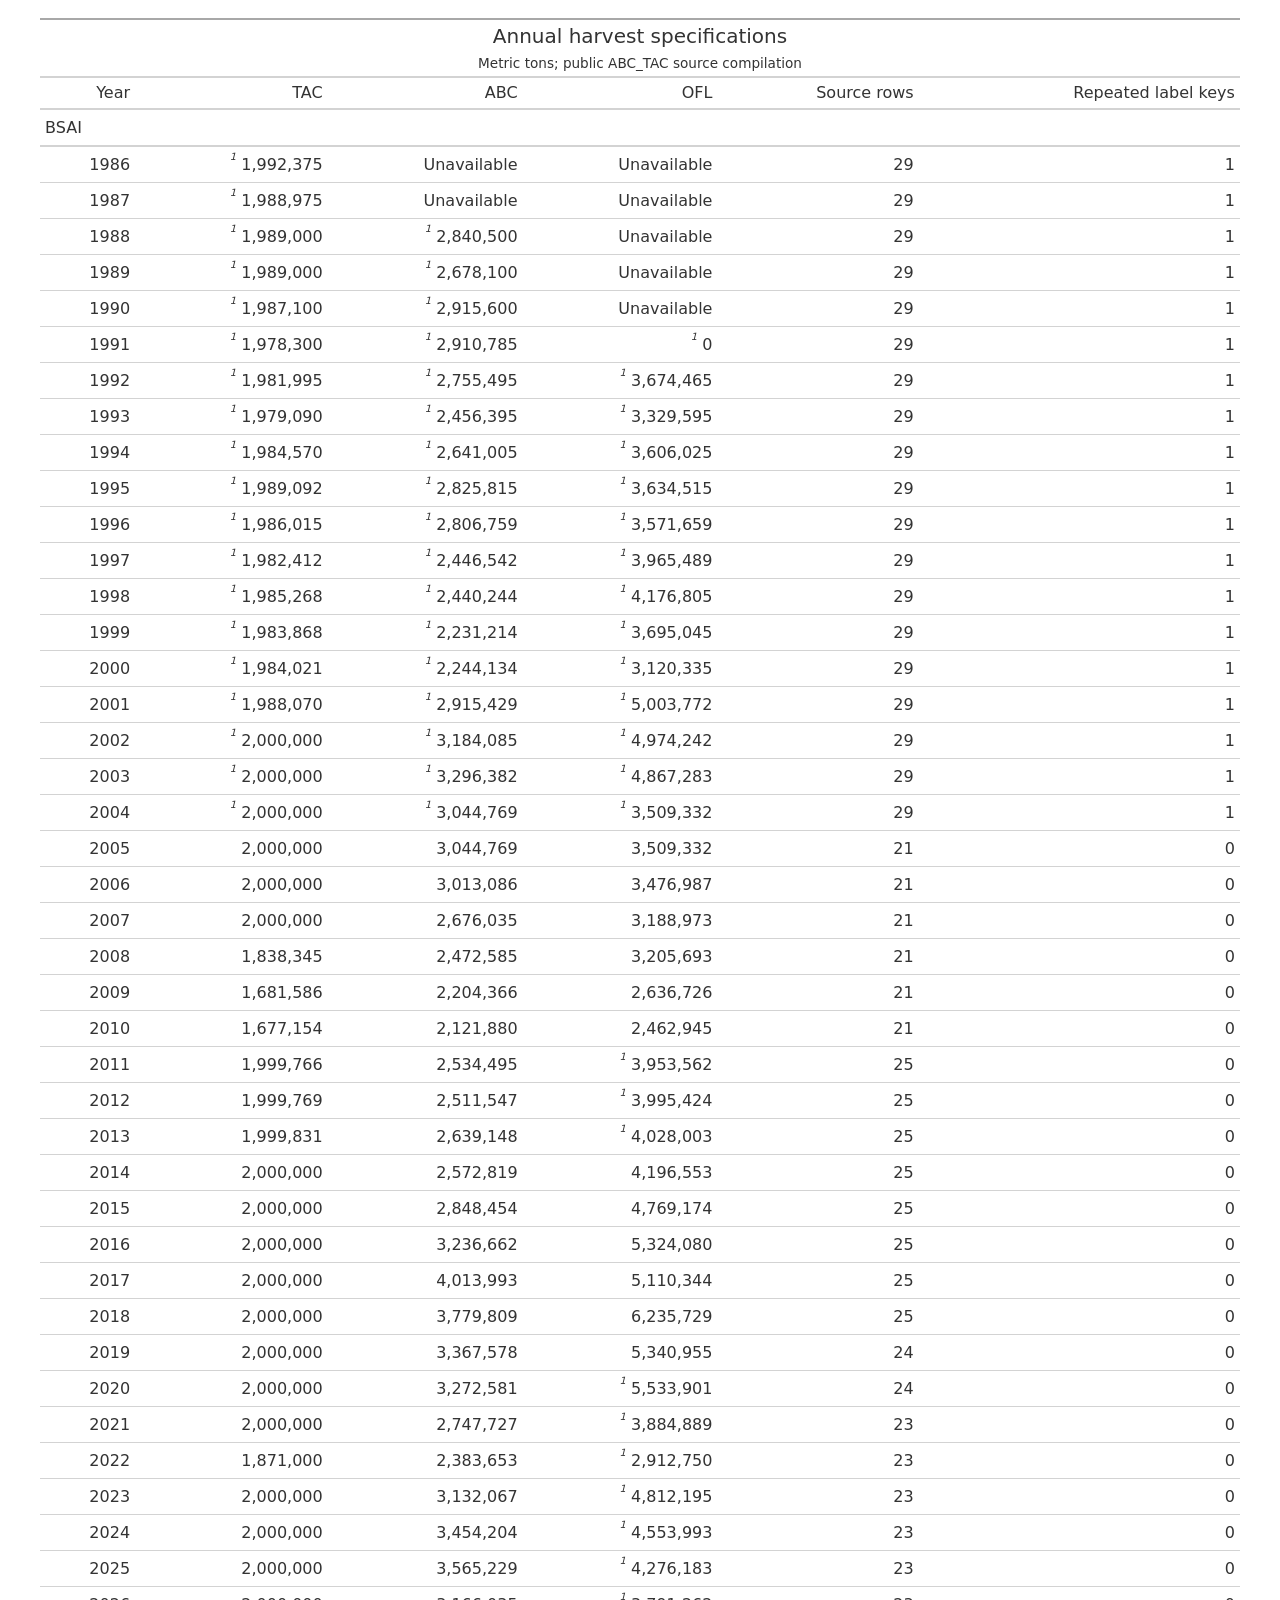
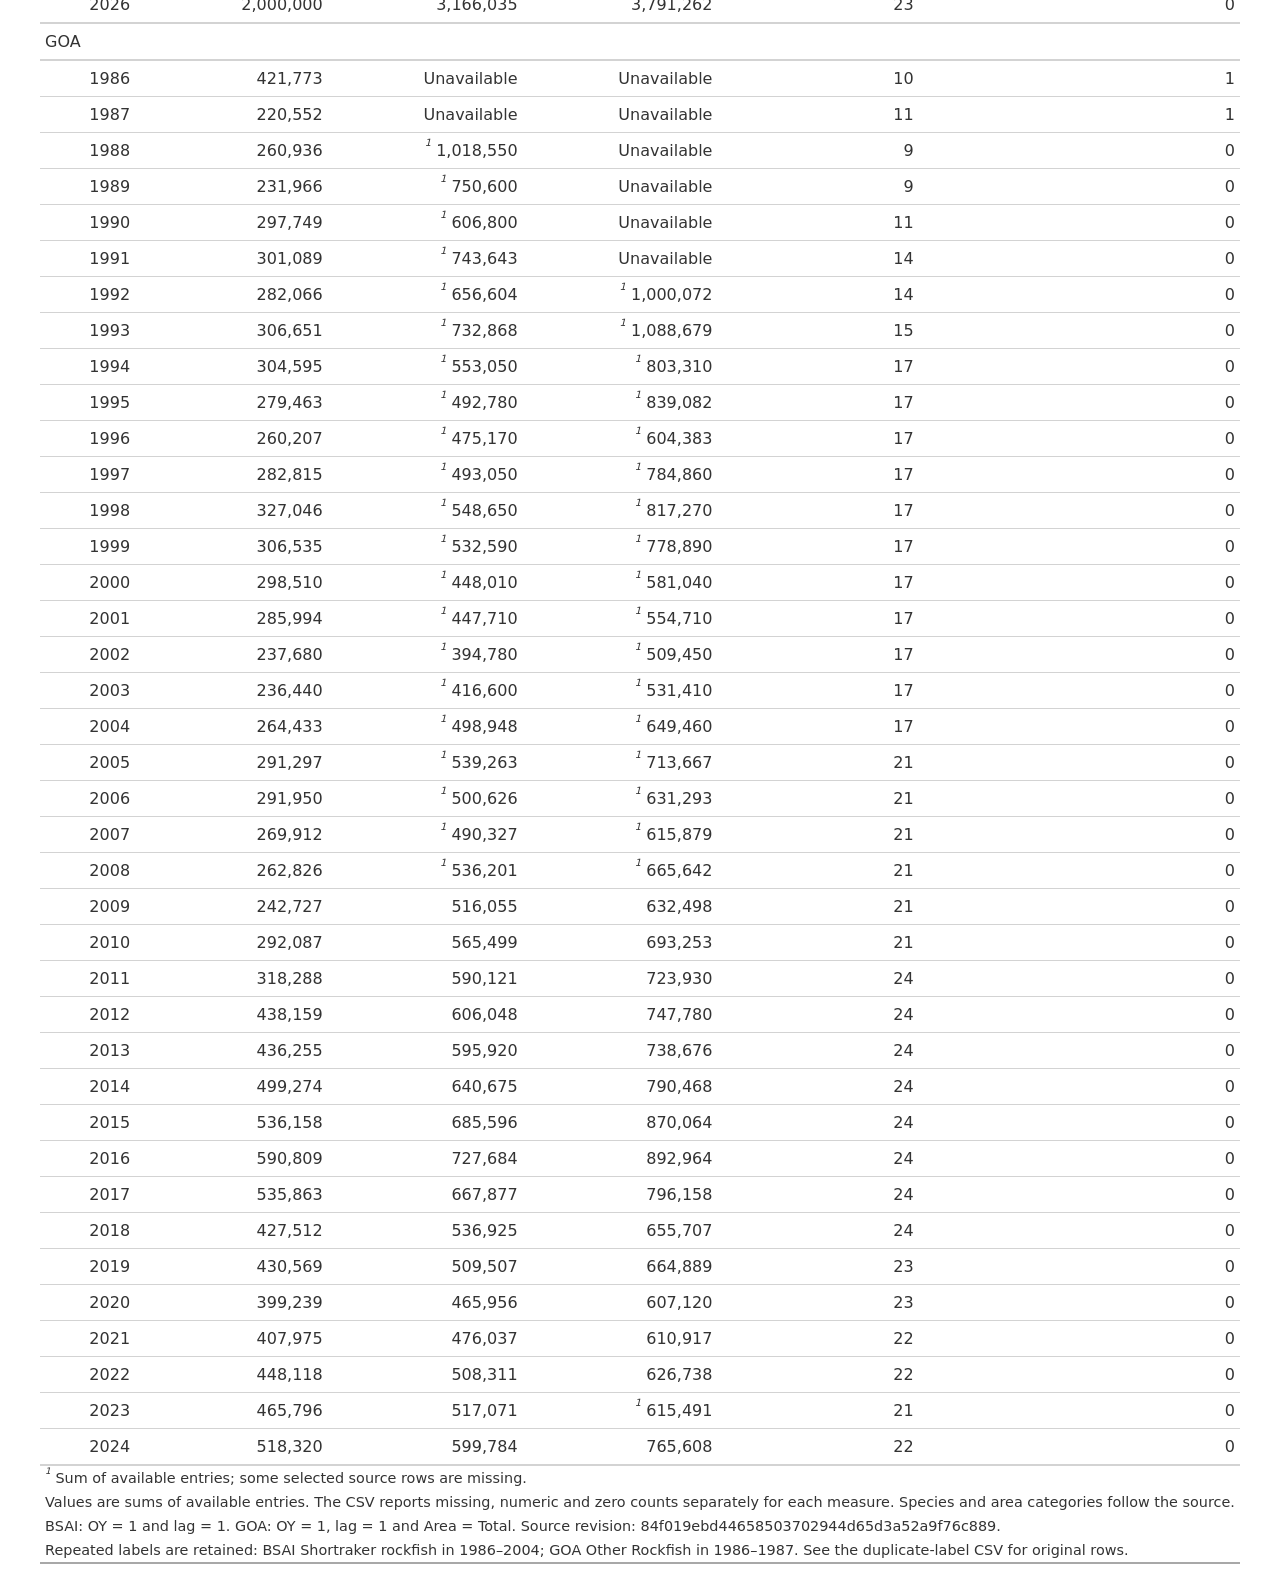
<file: resources/ABC_TAC/doc/tables/harvest-specifications-by-year.html>
<!DOCTYPE html>
<html lang="en">
<head>
<title>GOA and BSAI annual harvest specifications</title>
<meta name="viewport" content="width=device-width, initial-scale=1"/>
<meta charset="utf-8"/>
<style>body{background-color:white;}</style>


</head>
<body>
<div id="harvest-specifications-by-year" style="padding-left:0px;padding-right:0px;padding-top:10px;padding-bottom:10px;overflow-x:auto;overflow-y:auto;width:auto;height:auto;">
  <style>#harvest-specifications-by-year table {
  font-family: system-ui, 'Segoe UI', Roboto, Helvetica, Arial, sans-serif, 'Apple Color Emoji', 'Segoe UI Emoji', 'Segoe UI Symbol', 'Noto Color Emoji';
  -webkit-font-smoothing: antialiased;
  -moz-osx-font-smoothing: grayscale;
}

#harvest-specifications-by-year thead, #harvest-specifications-by-year tbody, #harvest-specifications-by-year tfoot, #harvest-specifications-by-year tr, #harvest-specifications-by-year td, #harvest-specifications-by-year th {
  border-style: none;
}

#harvest-specifications-by-year p {
  margin: 0;
  padding: 0;
}

#harvest-specifications-by-year .gt_table {
  display: table;
  border-collapse: collapse;
  line-height: normal;
  margin-left: auto;
  margin-right: auto;
  color: #333333;
  font-size: 16px;
  font-weight: normal;
  font-style: normal;
  background-color: #FFFFFF;
  width: auto;
  border-top-style: solid;
  border-top-width: 2px;
  border-top-color: #A8A8A8;
  border-right-style: none;
  border-right-width: 2px;
  border-right-color: #D3D3D3;
  border-bottom-style: solid;
  border-bottom-width: 2px;
  border-bottom-color: #A8A8A8;
  border-left-style: none;
  border-left-width: 2px;
  border-left-color: #D3D3D3;
}

#harvest-specifications-by-year .gt_caption {
  padding-top: 4px;
  padding-bottom: 4px;
}

#harvest-specifications-by-year .gt_title {
  color: #333333;
  font-size: 125%;
  font-weight: initial;
  padding-top: 4px;
  padding-bottom: 4px;
  padding-left: 5px;
  padding-right: 5px;
  border-bottom-color: #FFFFFF;
  border-bottom-width: 0;
}

#harvest-specifications-by-year .gt_subtitle {
  color: #333333;
  font-size: 85%;
  font-weight: initial;
  padding-top: 3px;
  padding-bottom: 5px;
  padding-left: 5px;
  padding-right: 5px;
  border-top-color: #FFFFFF;
  border-top-width: 0;
}

#harvest-specifications-by-year .gt_heading {
  background-color: #FFFFFF;
  text-align: center;
  border-bottom-color: #FFFFFF;
  border-left-style: none;
  border-left-width: 1px;
  border-left-color: #D3D3D3;
  border-right-style: none;
  border-right-width: 1px;
  border-right-color: #D3D3D3;
}

#harvest-specifications-by-year .gt_bottom_border {
  border-bottom-style: solid;
  border-bottom-width: 2px;
  border-bottom-color: #D3D3D3;
}

#harvest-specifications-by-year .gt_col_headings {
  border-top-style: solid;
  border-top-width: 2px;
  border-top-color: #D3D3D3;
  border-bottom-style: solid;
  border-bottom-width: 2px;
  border-bottom-color: #D3D3D3;
  border-left-style: none;
  border-left-width: 1px;
  border-left-color: #D3D3D3;
  border-right-style: none;
  border-right-width: 1px;
  border-right-color: #D3D3D3;
}

#harvest-specifications-by-year .gt_col_heading {
  color: #333333;
  background-color: #FFFFFF;
  font-size: 100%;
  font-weight: normal;
  text-transform: inherit;
  border-left-style: none;
  border-left-width: 1px;
  border-left-color: #D3D3D3;
  border-right-style: none;
  border-right-width: 1px;
  border-right-color: #D3D3D3;
  vertical-align: bottom;
  padding-top: 5px;
  padding-bottom: 6px;
  padding-left: 5px;
  padding-right: 5px;
  overflow-x: hidden;
}

#harvest-specifications-by-year .gt_column_spanner_outer {
  color: #333333;
  background-color: #FFFFFF;
  font-size: 100%;
  font-weight: normal;
  text-transform: inherit;
  padding-top: 0;
  padding-bottom: 0;
  padding-left: 4px;
  padding-right: 4px;
}

#harvest-specifications-by-year .gt_column_spanner_outer:first-child {
  padding-left: 0;
}

#harvest-specifications-by-year .gt_column_spanner_outer:last-child {
  padding-right: 0;
}

#harvest-specifications-by-year .gt_column_spanner {
  border-bottom-style: solid;
  border-bottom-width: 2px;
  border-bottom-color: #D3D3D3;
  vertical-align: bottom;
  padding-top: 5px;
  padding-bottom: 5px;
  overflow-x: hidden;
  display: inline-block;
  width: 100%;
}

#harvest-specifications-by-year .gt_spanner_row {
  border-bottom-style: hidden;
}

#harvest-specifications-by-year .gt_group_heading {
  padding-top: 8px;
  padding-bottom: 8px;
  padding-left: 5px;
  padding-right: 5px;
  color: #333333;
  background-color: #FFFFFF;
  font-size: 100%;
  font-weight: initial;
  text-transform: inherit;
  border-top-style: solid;
  border-top-width: 2px;
  border-top-color: #D3D3D3;
  border-bottom-style: solid;
  border-bottom-width: 2px;
  border-bottom-color: #D3D3D3;
  border-left-style: none;
  border-left-width: 1px;
  border-left-color: #D3D3D3;
  border-right-style: none;
  border-right-width: 1px;
  border-right-color: #D3D3D3;
  vertical-align: middle;
  text-align: left;
}

#harvest-specifications-by-year .gt_empty_group_heading {
  padding: 0.5px;
  color: #333333;
  background-color: #FFFFFF;
  font-size: 100%;
  font-weight: initial;
  border-top-style: solid;
  border-top-width: 2px;
  border-top-color: #D3D3D3;
  border-bottom-style: solid;
  border-bottom-width: 2px;
  border-bottom-color: #D3D3D3;
  vertical-align: middle;
}

#harvest-specifications-by-year .gt_from_md > :first-child {
  margin-top: 0;
}

#harvest-specifications-by-year .gt_from_md > :last-child {
  margin-bottom: 0;
}

#harvest-specifications-by-year .gt_row {
  padding-top: 8px;
  padding-bottom: 8px;
  padding-left: 5px;
  padding-right: 5px;
  margin: 10px;
  border-top-style: solid;
  border-top-width: 1px;
  border-top-color: #D3D3D3;
  border-left-style: none;
  border-left-width: 1px;
  border-left-color: #D3D3D3;
  border-right-style: none;
  border-right-width: 1px;
  border-right-color: #D3D3D3;
  vertical-align: middle;
  overflow-x: hidden;
}

#harvest-specifications-by-year .gt_stub {
  color: #333333;
  background-color: #FFFFFF;
  font-size: 100%;
  font-weight: initial;
  text-transform: inherit;
  border-right-style: solid;
  border-right-width: 2px;
  border-right-color: #D3D3D3;
  padding-left: 5px;
  padding-right: 5px;
}

#harvest-specifications-by-year .gt_stub_row_group {
  color: #333333;
  background-color: #FFFFFF;
  font-size: 100%;
  font-weight: initial;
  text-transform: inherit;
  border-right-style: solid;
  border-right-width: 2px;
  border-right-color: #D3D3D3;
  padding-left: 5px;
  padding-right: 5px;
  vertical-align: top;
}

#harvest-specifications-by-year .gt_row_group_first td {
  border-top-width: 2px;
}

#harvest-specifications-by-year .gt_row_group_first th {
  border-top-width: 2px;
}

#harvest-specifications-by-year .gt_summary_row {
  color: #333333;
  background-color: #FFFFFF;
  text-transform: inherit;
  padding-top: 8px;
  padding-bottom: 8px;
  padding-left: 5px;
  padding-right: 5px;
}

#harvest-specifications-by-year .gt_first_summary_row {
  border-top-style: solid;
  border-top-color: #D3D3D3;
}

#harvest-specifications-by-year .gt_first_summary_row.thick {
  border-top-width: 2px;
}

#harvest-specifications-by-year .gt_last_summary_row {
  padding-top: 8px;
  padding-bottom: 8px;
  padding-left: 5px;
  padding-right: 5px;
  border-bottom-style: solid;
  border-bottom-width: 2px;
  border-bottom-color: #D3D3D3;
}

#harvest-specifications-by-year .gt_grand_summary_row {
  color: #333333;
  background-color: #FFFFFF;
  text-transform: inherit;
  padding-top: 8px;
  padding-bottom: 8px;
  padding-left: 5px;
  padding-right: 5px;
}

#harvest-specifications-by-year .gt_first_grand_summary_row {
  padding-top: 8px;
  padding-bottom: 8px;
  padding-left: 5px;
  padding-right: 5px;
  border-top-style: double;
  border-top-width: 6px;
  border-top-color: #D3D3D3;
}

#harvest-specifications-by-year .gt_last_grand_summary_row_top {
  padding-top: 8px;
  padding-bottom: 8px;
  padding-left: 5px;
  padding-right: 5px;
  border-bottom-style: double;
  border-bottom-width: 6px;
  border-bottom-color: #D3D3D3;
}

#harvest-specifications-by-year .gt_striped {
  background-color: rgba(128, 128, 128, 0.05);
}

#harvest-specifications-by-year .gt_table_body {
  border-top-style: solid;
  border-top-width: 2px;
  border-top-color: #D3D3D3;
  border-bottom-style: solid;
  border-bottom-width: 2px;
  border-bottom-color: #D3D3D3;
}

#harvest-specifications-by-year .gt_footnotes {
  color: #333333;
  background-color: #FFFFFF;
  border-bottom-style: none;
  border-bottom-width: 2px;
  border-bottom-color: #D3D3D3;
  border-left-style: none;
  border-left-width: 2px;
  border-left-color: #D3D3D3;
  border-right-style: none;
  border-right-width: 2px;
  border-right-color: #D3D3D3;
}

#harvest-specifications-by-year .gt_footnote {
  margin: 0px;
  font-size: 90%;
  padding-top: 4px;
  padding-bottom: 4px;
  padding-left: 5px;
  padding-right: 5px;
}

#harvest-specifications-by-year .gt_sourcenotes {
  color: #333333;
  background-color: #FFFFFF;
  border-bottom-style: none;
  border-bottom-width: 2px;
  border-bottom-color: #D3D3D3;
  border-left-style: none;
  border-left-width: 2px;
  border-left-color: #D3D3D3;
  border-right-style: none;
  border-right-width: 2px;
  border-right-color: #D3D3D3;
}

#harvest-specifications-by-year .gt_sourcenote {
  font-size: 90%;
  padding-top: 4px;
  padding-bottom: 4px;
  padding-left: 5px;
  padding-right: 5px;
}

#harvest-specifications-by-year .gt_left {
  text-align: left;
}

#harvest-specifications-by-year .gt_center {
  text-align: center;
}

#harvest-specifications-by-year .gt_right {
  text-align: right;
  font-variant-numeric: tabular-nums;
}

#harvest-specifications-by-year .gt_font_normal {
  font-weight: normal;
}

#harvest-specifications-by-year .gt_font_bold {
  font-weight: bold;
}

#harvest-specifications-by-year .gt_font_italic {
  font-style: italic;
}

#harvest-specifications-by-year .gt_super {
  font-size: 65%;
}

#harvest-specifications-by-year .gt_footnote_marks {
  font-size: 75%;
  vertical-align: 0.4em;
  position: initial;
}

#harvest-specifications-by-year .gt_asterisk {
  font-size: 100%;
  vertical-align: 0;
}

#harvest-specifications-by-year .gt_indent_1 {
  text-indent: 5px;
}

#harvest-specifications-by-year .gt_indent_2 {
  text-indent: 10px;
}

#harvest-specifications-by-year .gt_indent_3 {
  text-indent: 15px;
}

#harvest-specifications-by-year .gt_indent_4 {
  text-indent: 20px;
}

#harvest-specifications-by-year .gt_indent_5 {
  text-indent: 25px;
}

#harvest-specifications-by-year .katex-display {
  display: inline-flex !important;
  margin-bottom: 0.75em !important;
}

#harvest-specifications-by-year div.Reactable > div.rt-table > div.rt-thead > div.rt-tr.rt-tr-group-header > div.rt-th-group:after {
  height: 0px !important;
}
</style>
  <table class="gt_table" data-quarto-disable-processing="false" data-quarto-bootstrap="false">
  <thead>
    <tr class="gt_heading">
      <td colspan="6" class="gt_heading gt_title gt_font_normal" style>Annual harvest specifications</td>
    </tr>
    <tr class="gt_heading">
      <td colspan="6" class="gt_heading gt_subtitle gt_font_normal gt_bottom_border" style>Metric tons; public ABC_TAC source compilation</td>
    </tr>
    <tr class="gt_col_headings">
      <th class="gt_col_heading gt_columns_bottom_border gt_right" rowspan="1" colspan="1" scope="col" id="Year">Year</th>
      <th class="gt_col_heading gt_columns_bottom_border gt_right" rowspan="1" colspan="1" scope="col" id="TAC_t">TAC</th>
      <th class="gt_col_heading gt_columns_bottom_border gt_right" rowspan="1" colspan="1" scope="col" id="ABC_t">ABC</th>
      <th class="gt_col_heading gt_columns_bottom_border gt_right" rowspan="1" colspan="1" scope="col" id="OFL_t">OFL</th>
      <th class="gt_col_heading gt_columns_bottom_border gt_right" rowspan="1" colspan="1" scope="col" id="n_source_rows">Source rows</th>
      <th class="gt_col_heading gt_columns_bottom_border gt_right" rowspan="1" colspan="1" scope="col" id="n_duplicate_label_keys">Repeated label keys</th>
    </tr>
  </thead>
  <tbody class="gt_table_body">
    <tr class="gt_group_heading_row">
      <th colspan="6" class="gt_group_heading" scope="colgroup" id="BSAI">BSAI</th>
    </tr>
    <tr class="gt_row_group_first"><td headers="BSAI  Year" class="gt_row gt_right">1986</td>
<td headers="BSAI  TAC_t" class="gt_row gt_right"><span class="gt_footnote_marks" style="white-space:nowrap;font-style:italic;font-weight:normal;line-height:0;"><sup>1</sup></span> 1,992,375</td>
<td headers="BSAI  ABC_t" class="gt_row gt_right">Unavailable</td>
<td headers="BSAI  OFL_t" class="gt_row gt_right">Unavailable</td>
<td headers="BSAI  n_source_rows" class="gt_row gt_right">29</td>
<td headers="BSAI  n_duplicate_label_keys" class="gt_row gt_right">1</td></tr>
    <tr><td headers="BSAI  Year" class="gt_row gt_right">1987</td>
<td headers="BSAI  TAC_t" class="gt_row gt_right"><span class="gt_footnote_marks" style="white-space:nowrap;font-style:italic;font-weight:normal;line-height:0;"><sup>1</sup></span> 1,988,975</td>
<td headers="BSAI  ABC_t" class="gt_row gt_right">Unavailable</td>
<td headers="BSAI  OFL_t" class="gt_row gt_right">Unavailable</td>
<td headers="BSAI  n_source_rows" class="gt_row gt_right">29</td>
<td headers="BSAI  n_duplicate_label_keys" class="gt_row gt_right">1</td></tr>
    <tr><td headers="BSAI  Year" class="gt_row gt_right">1988</td>
<td headers="BSAI  TAC_t" class="gt_row gt_right"><span class="gt_footnote_marks" style="white-space:nowrap;font-style:italic;font-weight:normal;line-height:0;"><sup>1</sup></span> 1,989,000</td>
<td headers="BSAI  ABC_t" class="gt_row gt_right"><span class="gt_footnote_marks" style="white-space:nowrap;font-style:italic;font-weight:normal;line-height:0;"><sup>1</sup></span> 2,840,500</td>
<td headers="BSAI  OFL_t" class="gt_row gt_right">Unavailable</td>
<td headers="BSAI  n_source_rows" class="gt_row gt_right">29</td>
<td headers="BSAI  n_duplicate_label_keys" class="gt_row gt_right">1</td></tr>
    <tr><td headers="BSAI  Year" class="gt_row gt_right">1989</td>
<td headers="BSAI  TAC_t" class="gt_row gt_right"><span class="gt_footnote_marks" style="white-space:nowrap;font-style:italic;font-weight:normal;line-height:0;"><sup>1</sup></span> 1,989,000</td>
<td headers="BSAI  ABC_t" class="gt_row gt_right"><span class="gt_footnote_marks" style="white-space:nowrap;font-style:italic;font-weight:normal;line-height:0;"><sup>1</sup></span> 2,678,100</td>
<td headers="BSAI  OFL_t" class="gt_row gt_right">Unavailable</td>
<td headers="BSAI  n_source_rows" class="gt_row gt_right">29</td>
<td headers="BSAI  n_duplicate_label_keys" class="gt_row gt_right">1</td></tr>
    <tr><td headers="BSAI  Year" class="gt_row gt_right">1990</td>
<td headers="BSAI  TAC_t" class="gt_row gt_right"><span class="gt_footnote_marks" style="white-space:nowrap;font-style:italic;font-weight:normal;line-height:0;"><sup>1</sup></span> 1,987,100</td>
<td headers="BSAI  ABC_t" class="gt_row gt_right"><span class="gt_footnote_marks" style="white-space:nowrap;font-style:italic;font-weight:normal;line-height:0;"><sup>1</sup></span> 2,915,600</td>
<td headers="BSAI  OFL_t" class="gt_row gt_right">Unavailable</td>
<td headers="BSAI  n_source_rows" class="gt_row gt_right">29</td>
<td headers="BSAI  n_duplicate_label_keys" class="gt_row gt_right">1</td></tr>
    <tr><td headers="BSAI  Year" class="gt_row gt_right">1991</td>
<td headers="BSAI  TAC_t" class="gt_row gt_right"><span class="gt_footnote_marks" style="white-space:nowrap;font-style:italic;font-weight:normal;line-height:0;"><sup>1</sup></span> 1,978,300</td>
<td headers="BSAI  ABC_t" class="gt_row gt_right"><span class="gt_footnote_marks" style="white-space:nowrap;font-style:italic;font-weight:normal;line-height:0;"><sup>1</sup></span> 2,910,785</td>
<td headers="BSAI  OFL_t" class="gt_row gt_right"><span class="gt_footnote_marks" style="white-space:nowrap;font-style:italic;font-weight:normal;line-height:0;"><sup>1</sup></span> 0</td>
<td headers="BSAI  n_source_rows" class="gt_row gt_right">29</td>
<td headers="BSAI  n_duplicate_label_keys" class="gt_row gt_right">1</td></tr>
    <tr><td headers="BSAI  Year" class="gt_row gt_right">1992</td>
<td headers="BSAI  TAC_t" class="gt_row gt_right"><span class="gt_footnote_marks" style="white-space:nowrap;font-style:italic;font-weight:normal;line-height:0;"><sup>1</sup></span> 1,981,995</td>
<td headers="BSAI  ABC_t" class="gt_row gt_right"><span class="gt_footnote_marks" style="white-space:nowrap;font-style:italic;font-weight:normal;line-height:0;"><sup>1</sup></span> 2,755,495</td>
<td headers="BSAI  OFL_t" class="gt_row gt_right"><span class="gt_footnote_marks" style="white-space:nowrap;font-style:italic;font-weight:normal;line-height:0;"><sup>1</sup></span> 3,674,465</td>
<td headers="BSAI  n_source_rows" class="gt_row gt_right">29</td>
<td headers="BSAI  n_duplicate_label_keys" class="gt_row gt_right">1</td></tr>
    <tr><td headers="BSAI  Year" class="gt_row gt_right">1993</td>
<td headers="BSAI  TAC_t" class="gt_row gt_right"><span class="gt_footnote_marks" style="white-space:nowrap;font-style:italic;font-weight:normal;line-height:0;"><sup>1</sup></span> 1,979,090</td>
<td headers="BSAI  ABC_t" class="gt_row gt_right"><span class="gt_footnote_marks" style="white-space:nowrap;font-style:italic;font-weight:normal;line-height:0;"><sup>1</sup></span> 2,456,395</td>
<td headers="BSAI  OFL_t" class="gt_row gt_right"><span class="gt_footnote_marks" style="white-space:nowrap;font-style:italic;font-weight:normal;line-height:0;"><sup>1</sup></span> 3,329,595</td>
<td headers="BSAI  n_source_rows" class="gt_row gt_right">29</td>
<td headers="BSAI  n_duplicate_label_keys" class="gt_row gt_right">1</td></tr>
    <tr><td headers="BSAI  Year" class="gt_row gt_right">1994</td>
<td headers="BSAI  TAC_t" class="gt_row gt_right"><span class="gt_footnote_marks" style="white-space:nowrap;font-style:italic;font-weight:normal;line-height:0;"><sup>1</sup></span> 1,984,570</td>
<td headers="BSAI  ABC_t" class="gt_row gt_right"><span class="gt_footnote_marks" style="white-space:nowrap;font-style:italic;font-weight:normal;line-height:0;"><sup>1</sup></span> 2,641,005</td>
<td headers="BSAI  OFL_t" class="gt_row gt_right"><span class="gt_footnote_marks" style="white-space:nowrap;font-style:italic;font-weight:normal;line-height:0;"><sup>1</sup></span> 3,606,025</td>
<td headers="BSAI  n_source_rows" class="gt_row gt_right">29</td>
<td headers="BSAI  n_duplicate_label_keys" class="gt_row gt_right">1</td></tr>
    <tr><td headers="BSAI  Year" class="gt_row gt_right">1995</td>
<td headers="BSAI  TAC_t" class="gt_row gt_right"><span class="gt_footnote_marks" style="white-space:nowrap;font-style:italic;font-weight:normal;line-height:0;"><sup>1</sup></span> 1,989,092</td>
<td headers="BSAI  ABC_t" class="gt_row gt_right"><span class="gt_footnote_marks" style="white-space:nowrap;font-style:italic;font-weight:normal;line-height:0;"><sup>1</sup></span> 2,825,815</td>
<td headers="BSAI  OFL_t" class="gt_row gt_right"><span class="gt_footnote_marks" style="white-space:nowrap;font-style:italic;font-weight:normal;line-height:0;"><sup>1</sup></span> 3,634,515</td>
<td headers="BSAI  n_source_rows" class="gt_row gt_right">29</td>
<td headers="BSAI  n_duplicate_label_keys" class="gt_row gt_right">1</td></tr>
    <tr><td headers="BSAI  Year" class="gt_row gt_right">1996</td>
<td headers="BSAI  TAC_t" class="gt_row gt_right"><span class="gt_footnote_marks" style="white-space:nowrap;font-style:italic;font-weight:normal;line-height:0;"><sup>1</sup></span> 1,986,015</td>
<td headers="BSAI  ABC_t" class="gt_row gt_right"><span class="gt_footnote_marks" style="white-space:nowrap;font-style:italic;font-weight:normal;line-height:0;"><sup>1</sup></span> 2,806,759</td>
<td headers="BSAI  OFL_t" class="gt_row gt_right"><span class="gt_footnote_marks" style="white-space:nowrap;font-style:italic;font-weight:normal;line-height:0;"><sup>1</sup></span> 3,571,659</td>
<td headers="BSAI  n_source_rows" class="gt_row gt_right">29</td>
<td headers="BSAI  n_duplicate_label_keys" class="gt_row gt_right">1</td></tr>
    <tr><td headers="BSAI  Year" class="gt_row gt_right">1997</td>
<td headers="BSAI  TAC_t" class="gt_row gt_right"><span class="gt_footnote_marks" style="white-space:nowrap;font-style:italic;font-weight:normal;line-height:0;"><sup>1</sup></span> 1,982,412</td>
<td headers="BSAI  ABC_t" class="gt_row gt_right"><span class="gt_footnote_marks" style="white-space:nowrap;font-style:italic;font-weight:normal;line-height:0;"><sup>1</sup></span> 2,446,542</td>
<td headers="BSAI  OFL_t" class="gt_row gt_right"><span class="gt_footnote_marks" style="white-space:nowrap;font-style:italic;font-weight:normal;line-height:0;"><sup>1</sup></span> 3,965,489</td>
<td headers="BSAI  n_source_rows" class="gt_row gt_right">29</td>
<td headers="BSAI  n_duplicate_label_keys" class="gt_row gt_right">1</td></tr>
    <tr><td headers="BSAI  Year" class="gt_row gt_right">1998</td>
<td headers="BSAI  TAC_t" class="gt_row gt_right"><span class="gt_footnote_marks" style="white-space:nowrap;font-style:italic;font-weight:normal;line-height:0;"><sup>1</sup></span> 1,985,268</td>
<td headers="BSAI  ABC_t" class="gt_row gt_right"><span class="gt_footnote_marks" style="white-space:nowrap;font-style:italic;font-weight:normal;line-height:0;"><sup>1</sup></span> 2,440,244</td>
<td headers="BSAI  OFL_t" class="gt_row gt_right"><span class="gt_footnote_marks" style="white-space:nowrap;font-style:italic;font-weight:normal;line-height:0;"><sup>1</sup></span> 4,176,805</td>
<td headers="BSAI  n_source_rows" class="gt_row gt_right">29</td>
<td headers="BSAI  n_duplicate_label_keys" class="gt_row gt_right">1</td></tr>
    <tr><td headers="BSAI  Year" class="gt_row gt_right">1999</td>
<td headers="BSAI  TAC_t" class="gt_row gt_right"><span class="gt_footnote_marks" style="white-space:nowrap;font-style:italic;font-weight:normal;line-height:0;"><sup>1</sup></span> 1,983,868</td>
<td headers="BSAI  ABC_t" class="gt_row gt_right"><span class="gt_footnote_marks" style="white-space:nowrap;font-style:italic;font-weight:normal;line-height:0;"><sup>1</sup></span> 2,231,214</td>
<td headers="BSAI  OFL_t" class="gt_row gt_right"><span class="gt_footnote_marks" style="white-space:nowrap;font-style:italic;font-weight:normal;line-height:0;"><sup>1</sup></span> 3,695,045</td>
<td headers="BSAI  n_source_rows" class="gt_row gt_right">29</td>
<td headers="BSAI  n_duplicate_label_keys" class="gt_row gt_right">1</td></tr>
    <tr><td headers="BSAI  Year" class="gt_row gt_right">2000</td>
<td headers="BSAI  TAC_t" class="gt_row gt_right"><span class="gt_footnote_marks" style="white-space:nowrap;font-style:italic;font-weight:normal;line-height:0;"><sup>1</sup></span> 1,984,021</td>
<td headers="BSAI  ABC_t" class="gt_row gt_right"><span class="gt_footnote_marks" style="white-space:nowrap;font-style:italic;font-weight:normal;line-height:0;"><sup>1</sup></span> 2,244,134</td>
<td headers="BSAI  OFL_t" class="gt_row gt_right"><span class="gt_footnote_marks" style="white-space:nowrap;font-style:italic;font-weight:normal;line-height:0;"><sup>1</sup></span> 3,120,335</td>
<td headers="BSAI  n_source_rows" class="gt_row gt_right">29</td>
<td headers="BSAI  n_duplicate_label_keys" class="gt_row gt_right">1</td></tr>
    <tr><td headers="BSAI  Year" class="gt_row gt_right">2001</td>
<td headers="BSAI  TAC_t" class="gt_row gt_right"><span class="gt_footnote_marks" style="white-space:nowrap;font-style:italic;font-weight:normal;line-height:0;"><sup>1</sup></span> 1,988,070</td>
<td headers="BSAI  ABC_t" class="gt_row gt_right"><span class="gt_footnote_marks" style="white-space:nowrap;font-style:italic;font-weight:normal;line-height:0;"><sup>1</sup></span> 2,915,429</td>
<td headers="BSAI  OFL_t" class="gt_row gt_right"><span class="gt_footnote_marks" style="white-space:nowrap;font-style:italic;font-weight:normal;line-height:0;"><sup>1</sup></span> 5,003,772</td>
<td headers="BSAI  n_source_rows" class="gt_row gt_right">29</td>
<td headers="BSAI  n_duplicate_label_keys" class="gt_row gt_right">1</td></tr>
    <tr><td headers="BSAI  Year" class="gt_row gt_right">2002</td>
<td headers="BSAI  TAC_t" class="gt_row gt_right"><span class="gt_footnote_marks" style="white-space:nowrap;font-style:italic;font-weight:normal;line-height:0;"><sup>1</sup></span> 2,000,000</td>
<td headers="BSAI  ABC_t" class="gt_row gt_right"><span class="gt_footnote_marks" style="white-space:nowrap;font-style:italic;font-weight:normal;line-height:0;"><sup>1</sup></span> 3,184,085</td>
<td headers="BSAI  OFL_t" class="gt_row gt_right"><span class="gt_footnote_marks" style="white-space:nowrap;font-style:italic;font-weight:normal;line-height:0;"><sup>1</sup></span> 4,974,242</td>
<td headers="BSAI  n_source_rows" class="gt_row gt_right">29</td>
<td headers="BSAI  n_duplicate_label_keys" class="gt_row gt_right">1</td></tr>
    <tr><td headers="BSAI  Year" class="gt_row gt_right">2003</td>
<td headers="BSAI  TAC_t" class="gt_row gt_right"><span class="gt_footnote_marks" style="white-space:nowrap;font-style:italic;font-weight:normal;line-height:0;"><sup>1</sup></span> 2,000,000</td>
<td headers="BSAI  ABC_t" class="gt_row gt_right"><span class="gt_footnote_marks" style="white-space:nowrap;font-style:italic;font-weight:normal;line-height:0;"><sup>1</sup></span> 3,296,382</td>
<td headers="BSAI  OFL_t" class="gt_row gt_right"><span class="gt_footnote_marks" style="white-space:nowrap;font-style:italic;font-weight:normal;line-height:0;"><sup>1</sup></span> 4,867,283</td>
<td headers="BSAI  n_source_rows" class="gt_row gt_right">29</td>
<td headers="BSAI  n_duplicate_label_keys" class="gt_row gt_right">1</td></tr>
    <tr><td headers="BSAI  Year" class="gt_row gt_right">2004</td>
<td headers="BSAI  TAC_t" class="gt_row gt_right"><span class="gt_footnote_marks" style="white-space:nowrap;font-style:italic;font-weight:normal;line-height:0;"><sup>1</sup></span> 2,000,000</td>
<td headers="BSAI  ABC_t" class="gt_row gt_right"><span class="gt_footnote_marks" style="white-space:nowrap;font-style:italic;font-weight:normal;line-height:0;"><sup>1</sup></span> 3,044,769</td>
<td headers="BSAI  OFL_t" class="gt_row gt_right"><span class="gt_footnote_marks" style="white-space:nowrap;font-style:italic;font-weight:normal;line-height:0;"><sup>1</sup></span> 3,509,332</td>
<td headers="BSAI  n_source_rows" class="gt_row gt_right">29</td>
<td headers="BSAI  n_duplicate_label_keys" class="gt_row gt_right">1</td></tr>
    <tr><td headers="BSAI  Year" class="gt_row gt_right">2005</td>
<td headers="BSAI  TAC_t" class="gt_row gt_right">2,000,000</td>
<td headers="BSAI  ABC_t" class="gt_row gt_right">3,044,769</td>
<td headers="BSAI  OFL_t" class="gt_row gt_right">3,509,332</td>
<td headers="BSAI  n_source_rows" class="gt_row gt_right">21</td>
<td headers="BSAI  n_duplicate_label_keys" class="gt_row gt_right">0</td></tr>
    <tr><td headers="BSAI  Year" class="gt_row gt_right">2006</td>
<td headers="BSAI  TAC_t" class="gt_row gt_right">2,000,000</td>
<td headers="BSAI  ABC_t" class="gt_row gt_right">3,013,086</td>
<td headers="BSAI  OFL_t" class="gt_row gt_right">3,476,987</td>
<td headers="BSAI  n_source_rows" class="gt_row gt_right">21</td>
<td headers="BSAI  n_duplicate_label_keys" class="gt_row gt_right">0</td></tr>
    <tr><td headers="BSAI  Year" class="gt_row gt_right">2007</td>
<td headers="BSAI  TAC_t" class="gt_row gt_right">2,000,000</td>
<td headers="BSAI  ABC_t" class="gt_row gt_right">2,676,035</td>
<td headers="BSAI  OFL_t" class="gt_row gt_right">3,188,973</td>
<td headers="BSAI  n_source_rows" class="gt_row gt_right">21</td>
<td headers="BSAI  n_duplicate_label_keys" class="gt_row gt_right">0</td></tr>
    <tr><td headers="BSAI  Year" class="gt_row gt_right">2008</td>
<td headers="BSAI  TAC_t" class="gt_row gt_right">1,838,345</td>
<td headers="BSAI  ABC_t" class="gt_row gt_right">2,472,585</td>
<td headers="BSAI  OFL_t" class="gt_row gt_right">3,205,693</td>
<td headers="BSAI  n_source_rows" class="gt_row gt_right">21</td>
<td headers="BSAI  n_duplicate_label_keys" class="gt_row gt_right">0</td></tr>
    <tr><td headers="BSAI  Year" class="gt_row gt_right">2009</td>
<td headers="BSAI  TAC_t" class="gt_row gt_right">1,681,586</td>
<td headers="BSAI  ABC_t" class="gt_row gt_right">2,204,366</td>
<td headers="BSAI  OFL_t" class="gt_row gt_right">2,636,726</td>
<td headers="BSAI  n_source_rows" class="gt_row gt_right">21</td>
<td headers="BSAI  n_duplicate_label_keys" class="gt_row gt_right">0</td></tr>
    <tr><td headers="BSAI  Year" class="gt_row gt_right">2010</td>
<td headers="BSAI  TAC_t" class="gt_row gt_right">1,677,154</td>
<td headers="BSAI  ABC_t" class="gt_row gt_right">2,121,880</td>
<td headers="BSAI  OFL_t" class="gt_row gt_right">2,462,945</td>
<td headers="BSAI  n_source_rows" class="gt_row gt_right">21</td>
<td headers="BSAI  n_duplicate_label_keys" class="gt_row gt_right">0</td></tr>
    <tr><td headers="BSAI  Year" class="gt_row gt_right">2011</td>
<td headers="BSAI  TAC_t" class="gt_row gt_right">1,999,766</td>
<td headers="BSAI  ABC_t" class="gt_row gt_right">2,534,495</td>
<td headers="BSAI  OFL_t" class="gt_row gt_right"><span class="gt_footnote_marks" style="white-space:nowrap;font-style:italic;font-weight:normal;line-height:0;"><sup>1</sup></span> 3,953,562</td>
<td headers="BSAI  n_source_rows" class="gt_row gt_right">25</td>
<td headers="BSAI  n_duplicate_label_keys" class="gt_row gt_right">0</td></tr>
    <tr><td headers="BSAI  Year" class="gt_row gt_right">2012</td>
<td headers="BSAI  TAC_t" class="gt_row gt_right">1,999,769</td>
<td headers="BSAI  ABC_t" class="gt_row gt_right">2,511,547</td>
<td headers="BSAI  OFL_t" class="gt_row gt_right"><span class="gt_footnote_marks" style="white-space:nowrap;font-style:italic;font-weight:normal;line-height:0;"><sup>1</sup></span> 3,995,424</td>
<td headers="BSAI  n_source_rows" class="gt_row gt_right">25</td>
<td headers="BSAI  n_duplicate_label_keys" class="gt_row gt_right">0</td></tr>
    <tr><td headers="BSAI  Year" class="gt_row gt_right">2013</td>
<td headers="BSAI  TAC_t" class="gt_row gt_right">1,999,831</td>
<td headers="BSAI  ABC_t" class="gt_row gt_right">2,639,148</td>
<td headers="BSAI  OFL_t" class="gt_row gt_right"><span class="gt_footnote_marks" style="white-space:nowrap;font-style:italic;font-weight:normal;line-height:0;"><sup>1</sup></span> 4,028,003</td>
<td headers="BSAI  n_source_rows" class="gt_row gt_right">25</td>
<td headers="BSAI  n_duplicate_label_keys" class="gt_row gt_right">0</td></tr>
    <tr><td headers="BSAI  Year" class="gt_row gt_right">2014</td>
<td headers="BSAI  TAC_t" class="gt_row gt_right">2,000,000</td>
<td headers="BSAI  ABC_t" class="gt_row gt_right">2,572,819</td>
<td headers="BSAI  OFL_t" class="gt_row gt_right">4,196,553</td>
<td headers="BSAI  n_source_rows" class="gt_row gt_right">25</td>
<td headers="BSAI  n_duplicate_label_keys" class="gt_row gt_right">0</td></tr>
    <tr><td headers="BSAI  Year" class="gt_row gt_right">2015</td>
<td headers="BSAI  TAC_t" class="gt_row gt_right">2,000,000</td>
<td headers="BSAI  ABC_t" class="gt_row gt_right">2,848,454</td>
<td headers="BSAI  OFL_t" class="gt_row gt_right">4,769,174</td>
<td headers="BSAI  n_source_rows" class="gt_row gt_right">25</td>
<td headers="BSAI  n_duplicate_label_keys" class="gt_row gt_right">0</td></tr>
    <tr><td headers="BSAI  Year" class="gt_row gt_right">2016</td>
<td headers="BSAI  TAC_t" class="gt_row gt_right">2,000,000</td>
<td headers="BSAI  ABC_t" class="gt_row gt_right">3,236,662</td>
<td headers="BSAI  OFL_t" class="gt_row gt_right">5,324,080</td>
<td headers="BSAI  n_source_rows" class="gt_row gt_right">25</td>
<td headers="BSAI  n_duplicate_label_keys" class="gt_row gt_right">0</td></tr>
    <tr><td headers="BSAI  Year" class="gt_row gt_right">2017</td>
<td headers="BSAI  TAC_t" class="gt_row gt_right">2,000,000</td>
<td headers="BSAI  ABC_t" class="gt_row gt_right">4,013,993</td>
<td headers="BSAI  OFL_t" class="gt_row gt_right">5,110,344</td>
<td headers="BSAI  n_source_rows" class="gt_row gt_right">25</td>
<td headers="BSAI  n_duplicate_label_keys" class="gt_row gt_right">0</td></tr>
    <tr><td headers="BSAI  Year" class="gt_row gt_right">2018</td>
<td headers="BSAI  TAC_t" class="gt_row gt_right">2,000,000</td>
<td headers="BSAI  ABC_t" class="gt_row gt_right">3,779,809</td>
<td headers="BSAI  OFL_t" class="gt_row gt_right">6,235,729</td>
<td headers="BSAI  n_source_rows" class="gt_row gt_right">25</td>
<td headers="BSAI  n_duplicate_label_keys" class="gt_row gt_right">0</td></tr>
    <tr><td headers="BSAI  Year" class="gt_row gt_right">2019</td>
<td headers="BSAI  TAC_t" class="gt_row gt_right">2,000,000</td>
<td headers="BSAI  ABC_t" class="gt_row gt_right">3,367,578</td>
<td headers="BSAI  OFL_t" class="gt_row gt_right">5,340,955</td>
<td headers="BSAI  n_source_rows" class="gt_row gt_right">24</td>
<td headers="BSAI  n_duplicate_label_keys" class="gt_row gt_right">0</td></tr>
    <tr><td headers="BSAI  Year" class="gt_row gt_right">2020</td>
<td headers="BSAI  TAC_t" class="gt_row gt_right">2,000,000</td>
<td headers="BSAI  ABC_t" class="gt_row gt_right">3,272,581</td>
<td headers="BSAI  OFL_t" class="gt_row gt_right"><span class="gt_footnote_marks" style="white-space:nowrap;font-style:italic;font-weight:normal;line-height:0;"><sup>1</sup></span> 5,533,901</td>
<td headers="BSAI  n_source_rows" class="gt_row gt_right">24</td>
<td headers="BSAI  n_duplicate_label_keys" class="gt_row gt_right">0</td></tr>
    <tr><td headers="BSAI  Year" class="gt_row gt_right">2021</td>
<td headers="BSAI  TAC_t" class="gt_row gt_right">2,000,000</td>
<td headers="BSAI  ABC_t" class="gt_row gt_right">2,747,727</td>
<td headers="BSAI  OFL_t" class="gt_row gt_right"><span class="gt_footnote_marks" style="white-space:nowrap;font-style:italic;font-weight:normal;line-height:0;"><sup>1</sup></span> 3,884,889</td>
<td headers="BSAI  n_source_rows" class="gt_row gt_right">23</td>
<td headers="BSAI  n_duplicate_label_keys" class="gt_row gt_right">0</td></tr>
    <tr><td headers="BSAI  Year" class="gt_row gt_right">2022</td>
<td headers="BSAI  TAC_t" class="gt_row gt_right">1,871,000</td>
<td headers="BSAI  ABC_t" class="gt_row gt_right">2,383,653</td>
<td headers="BSAI  OFL_t" class="gt_row gt_right"><span class="gt_footnote_marks" style="white-space:nowrap;font-style:italic;font-weight:normal;line-height:0;"><sup>1</sup></span> 2,912,750</td>
<td headers="BSAI  n_source_rows" class="gt_row gt_right">23</td>
<td headers="BSAI  n_duplicate_label_keys" class="gt_row gt_right">0</td></tr>
    <tr><td headers="BSAI  Year" class="gt_row gt_right">2023</td>
<td headers="BSAI  TAC_t" class="gt_row gt_right">2,000,000</td>
<td headers="BSAI  ABC_t" class="gt_row gt_right">3,132,067</td>
<td headers="BSAI  OFL_t" class="gt_row gt_right"><span class="gt_footnote_marks" style="white-space:nowrap;font-style:italic;font-weight:normal;line-height:0;"><sup>1</sup></span> 4,812,195</td>
<td headers="BSAI  n_source_rows" class="gt_row gt_right">23</td>
<td headers="BSAI  n_duplicate_label_keys" class="gt_row gt_right">0</td></tr>
    <tr><td headers="BSAI  Year" class="gt_row gt_right">2024</td>
<td headers="BSAI  TAC_t" class="gt_row gt_right">2,000,000</td>
<td headers="BSAI  ABC_t" class="gt_row gt_right">3,454,204</td>
<td headers="BSAI  OFL_t" class="gt_row gt_right"><span class="gt_footnote_marks" style="white-space:nowrap;font-style:italic;font-weight:normal;line-height:0;"><sup>1</sup></span> 4,553,993</td>
<td headers="BSAI  n_source_rows" class="gt_row gt_right">23</td>
<td headers="BSAI  n_duplicate_label_keys" class="gt_row gt_right">0</td></tr>
    <tr><td headers="BSAI  Year" class="gt_row gt_right">2025</td>
<td headers="BSAI  TAC_t" class="gt_row gt_right">2,000,000</td>
<td headers="BSAI  ABC_t" class="gt_row gt_right">3,565,229</td>
<td headers="BSAI  OFL_t" class="gt_row gt_right"><span class="gt_footnote_marks" style="white-space:nowrap;font-style:italic;font-weight:normal;line-height:0;"><sup>1</sup></span> 4,276,183</td>
<td headers="BSAI  n_source_rows" class="gt_row gt_right">23</td>
<td headers="BSAI  n_duplicate_label_keys" class="gt_row gt_right">0</td></tr>
    <tr><td headers="BSAI  Year" class="gt_row gt_right">2026</td>
<td headers="BSAI  TAC_t" class="gt_row gt_right">2,000,000</td>
<td headers="BSAI  ABC_t" class="gt_row gt_right">3,166,035</td>
<td headers="BSAI  OFL_t" class="gt_row gt_right"><span class="gt_footnote_marks" style="white-space:nowrap;font-style:italic;font-weight:normal;line-height:0;"><sup>1</sup></span> 3,791,262</td>
<td headers="BSAI  n_source_rows" class="gt_row gt_right">23</td>
<td headers="BSAI  n_duplicate_label_keys" class="gt_row gt_right">0</td></tr>
    <tr class="gt_group_heading_row">
      <th colspan="6" class="gt_group_heading" scope="colgroup" id="GOA">GOA</th>
    </tr>
    <tr class="gt_row_group_first"><td headers="GOA  Year" class="gt_row gt_right">1986</td>
<td headers="GOA  TAC_t" class="gt_row gt_right">421,773</td>
<td headers="GOA  ABC_t" class="gt_row gt_right">Unavailable</td>
<td headers="GOA  OFL_t" class="gt_row gt_right">Unavailable</td>
<td headers="GOA  n_source_rows" class="gt_row gt_right">10</td>
<td headers="GOA  n_duplicate_label_keys" class="gt_row gt_right">1</td></tr>
    <tr><td headers="GOA  Year" class="gt_row gt_right">1987</td>
<td headers="GOA  TAC_t" class="gt_row gt_right">220,552</td>
<td headers="GOA  ABC_t" class="gt_row gt_right">Unavailable</td>
<td headers="GOA  OFL_t" class="gt_row gt_right">Unavailable</td>
<td headers="GOA  n_source_rows" class="gt_row gt_right">11</td>
<td headers="GOA  n_duplicate_label_keys" class="gt_row gt_right">1</td></tr>
    <tr><td headers="GOA  Year" class="gt_row gt_right">1988</td>
<td headers="GOA  TAC_t" class="gt_row gt_right">260,936</td>
<td headers="GOA  ABC_t" class="gt_row gt_right"><span class="gt_footnote_marks" style="white-space:nowrap;font-style:italic;font-weight:normal;line-height:0;"><sup>1</sup></span> 1,018,550</td>
<td headers="GOA  OFL_t" class="gt_row gt_right">Unavailable</td>
<td headers="GOA  n_source_rows" class="gt_row gt_right">9</td>
<td headers="GOA  n_duplicate_label_keys" class="gt_row gt_right">0</td></tr>
    <tr><td headers="GOA  Year" class="gt_row gt_right">1989</td>
<td headers="GOA  TAC_t" class="gt_row gt_right">231,966</td>
<td headers="GOA  ABC_t" class="gt_row gt_right"><span class="gt_footnote_marks" style="white-space:nowrap;font-style:italic;font-weight:normal;line-height:0;"><sup>1</sup></span> 750,600</td>
<td headers="GOA  OFL_t" class="gt_row gt_right">Unavailable</td>
<td headers="GOA  n_source_rows" class="gt_row gt_right">9</td>
<td headers="GOA  n_duplicate_label_keys" class="gt_row gt_right">0</td></tr>
    <tr><td headers="GOA  Year" class="gt_row gt_right">1990</td>
<td headers="GOA  TAC_t" class="gt_row gt_right">297,749</td>
<td headers="GOA  ABC_t" class="gt_row gt_right"><span class="gt_footnote_marks" style="white-space:nowrap;font-style:italic;font-weight:normal;line-height:0;"><sup>1</sup></span> 606,800</td>
<td headers="GOA  OFL_t" class="gt_row gt_right">Unavailable</td>
<td headers="GOA  n_source_rows" class="gt_row gt_right">11</td>
<td headers="GOA  n_duplicate_label_keys" class="gt_row gt_right">0</td></tr>
    <tr><td headers="GOA  Year" class="gt_row gt_right">1991</td>
<td headers="GOA  TAC_t" class="gt_row gt_right">301,089</td>
<td headers="GOA  ABC_t" class="gt_row gt_right"><span class="gt_footnote_marks" style="white-space:nowrap;font-style:italic;font-weight:normal;line-height:0;"><sup>1</sup></span> 743,643</td>
<td headers="GOA  OFL_t" class="gt_row gt_right">Unavailable</td>
<td headers="GOA  n_source_rows" class="gt_row gt_right">14</td>
<td headers="GOA  n_duplicate_label_keys" class="gt_row gt_right">0</td></tr>
    <tr><td headers="GOA  Year" class="gt_row gt_right">1992</td>
<td headers="GOA  TAC_t" class="gt_row gt_right">282,066</td>
<td headers="GOA  ABC_t" class="gt_row gt_right"><span class="gt_footnote_marks" style="white-space:nowrap;font-style:italic;font-weight:normal;line-height:0;"><sup>1</sup></span> 656,604</td>
<td headers="GOA  OFL_t" class="gt_row gt_right"><span class="gt_footnote_marks" style="white-space:nowrap;font-style:italic;font-weight:normal;line-height:0;"><sup>1</sup></span> 1,000,072</td>
<td headers="GOA  n_source_rows" class="gt_row gt_right">14</td>
<td headers="GOA  n_duplicate_label_keys" class="gt_row gt_right">0</td></tr>
    <tr><td headers="GOA  Year" class="gt_row gt_right">1993</td>
<td headers="GOA  TAC_t" class="gt_row gt_right">306,651</td>
<td headers="GOA  ABC_t" class="gt_row gt_right"><span class="gt_footnote_marks" style="white-space:nowrap;font-style:italic;font-weight:normal;line-height:0;"><sup>1</sup></span> 732,868</td>
<td headers="GOA  OFL_t" class="gt_row gt_right"><span class="gt_footnote_marks" style="white-space:nowrap;font-style:italic;font-weight:normal;line-height:0;"><sup>1</sup></span> 1,088,679</td>
<td headers="GOA  n_source_rows" class="gt_row gt_right">15</td>
<td headers="GOA  n_duplicate_label_keys" class="gt_row gt_right">0</td></tr>
    <tr><td headers="GOA  Year" class="gt_row gt_right">1994</td>
<td headers="GOA  TAC_t" class="gt_row gt_right">304,595</td>
<td headers="GOA  ABC_t" class="gt_row gt_right"><span class="gt_footnote_marks" style="white-space:nowrap;font-style:italic;font-weight:normal;line-height:0;"><sup>1</sup></span> 553,050</td>
<td headers="GOA  OFL_t" class="gt_row gt_right"><span class="gt_footnote_marks" style="white-space:nowrap;font-style:italic;font-weight:normal;line-height:0;"><sup>1</sup></span> 803,310</td>
<td headers="GOA  n_source_rows" class="gt_row gt_right">17</td>
<td headers="GOA  n_duplicate_label_keys" class="gt_row gt_right">0</td></tr>
    <tr><td headers="GOA  Year" class="gt_row gt_right">1995</td>
<td headers="GOA  TAC_t" class="gt_row gt_right">279,463</td>
<td headers="GOA  ABC_t" class="gt_row gt_right"><span class="gt_footnote_marks" style="white-space:nowrap;font-style:italic;font-weight:normal;line-height:0;"><sup>1</sup></span> 492,780</td>
<td headers="GOA  OFL_t" class="gt_row gt_right"><span class="gt_footnote_marks" style="white-space:nowrap;font-style:italic;font-weight:normal;line-height:0;"><sup>1</sup></span> 839,082</td>
<td headers="GOA  n_source_rows" class="gt_row gt_right">17</td>
<td headers="GOA  n_duplicate_label_keys" class="gt_row gt_right">0</td></tr>
    <tr><td headers="GOA  Year" class="gt_row gt_right">1996</td>
<td headers="GOA  TAC_t" class="gt_row gt_right">260,207</td>
<td headers="GOA  ABC_t" class="gt_row gt_right"><span class="gt_footnote_marks" style="white-space:nowrap;font-style:italic;font-weight:normal;line-height:0;"><sup>1</sup></span> 475,170</td>
<td headers="GOA  OFL_t" class="gt_row gt_right"><span class="gt_footnote_marks" style="white-space:nowrap;font-style:italic;font-weight:normal;line-height:0;"><sup>1</sup></span> 604,383</td>
<td headers="GOA  n_source_rows" class="gt_row gt_right">17</td>
<td headers="GOA  n_duplicate_label_keys" class="gt_row gt_right">0</td></tr>
    <tr><td headers="GOA  Year" class="gt_row gt_right">1997</td>
<td headers="GOA  TAC_t" class="gt_row gt_right">282,815</td>
<td headers="GOA  ABC_t" class="gt_row gt_right"><span class="gt_footnote_marks" style="white-space:nowrap;font-style:italic;font-weight:normal;line-height:0;"><sup>1</sup></span> 493,050</td>
<td headers="GOA  OFL_t" class="gt_row gt_right"><span class="gt_footnote_marks" style="white-space:nowrap;font-style:italic;font-weight:normal;line-height:0;"><sup>1</sup></span> 784,860</td>
<td headers="GOA  n_source_rows" class="gt_row gt_right">17</td>
<td headers="GOA  n_duplicate_label_keys" class="gt_row gt_right">0</td></tr>
    <tr><td headers="GOA  Year" class="gt_row gt_right">1998</td>
<td headers="GOA  TAC_t" class="gt_row gt_right">327,046</td>
<td headers="GOA  ABC_t" class="gt_row gt_right"><span class="gt_footnote_marks" style="white-space:nowrap;font-style:italic;font-weight:normal;line-height:0;"><sup>1</sup></span> 548,650</td>
<td headers="GOA  OFL_t" class="gt_row gt_right"><span class="gt_footnote_marks" style="white-space:nowrap;font-style:italic;font-weight:normal;line-height:0;"><sup>1</sup></span> 817,270</td>
<td headers="GOA  n_source_rows" class="gt_row gt_right">17</td>
<td headers="GOA  n_duplicate_label_keys" class="gt_row gt_right">0</td></tr>
    <tr><td headers="GOA  Year" class="gt_row gt_right">1999</td>
<td headers="GOA  TAC_t" class="gt_row gt_right">306,535</td>
<td headers="GOA  ABC_t" class="gt_row gt_right"><span class="gt_footnote_marks" style="white-space:nowrap;font-style:italic;font-weight:normal;line-height:0;"><sup>1</sup></span> 532,590</td>
<td headers="GOA  OFL_t" class="gt_row gt_right"><span class="gt_footnote_marks" style="white-space:nowrap;font-style:italic;font-weight:normal;line-height:0;"><sup>1</sup></span> 778,890</td>
<td headers="GOA  n_source_rows" class="gt_row gt_right">17</td>
<td headers="GOA  n_duplicate_label_keys" class="gt_row gt_right">0</td></tr>
    <tr><td headers="GOA  Year" class="gt_row gt_right">2000</td>
<td headers="GOA  TAC_t" class="gt_row gt_right">298,510</td>
<td headers="GOA  ABC_t" class="gt_row gt_right"><span class="gt_footnote_marks" style="white-space:nowrap;font-style:italic;font-weight:normal;line-height:0;"><sup>1</sup></span> 448,010</td>
<td headers="GOA  OFL_t" class="gt_row gt_right"><span class="gt_footnote_marks" style="white-space:nowrap;font-style:italic;font-weight:normal;line-height:0;"><sup>1</sup></span> 581,040</td>
<td headers="GOA  n_source_rows" class="gt_row gt_right">17</td>
<td headers="GOA  n_duplicate_label_keys" class="gt_row gt_right">0</td></tr>
    <tr><td headers="GOA  Year" class="gt_row gt_right">2001</td>
<td headers="GOA  TAC_t" class="gt_row gt_right">285,994</td>
<td headers="GOA  ABC_t" class="gt_row gt_right"><span class="gt_footnote_marks" style="white-space:nowrap;font-style:italic;font-weight:normal;line-height:0;"><sup>1</sup></span> 447,710</td>
<td headers="GOA  OFL_t" class="gt_row gt_right"><span class="gt_footnote_marks" style="white-space:nowrap;font-style:italic;font-weight:normal;line-height:0;"><sup>1</sup></span> 554,710</td>
<td headers="GOA  n_source_rows" class="gt_row gt_right">17</td>
<td headers="GOA  n_duplicate_label_keys" class="gt_row gt_right">0</td></tr>
    <tr><td headers="GOA  Year" class="gt_row gt_right">2002</td>
<td headers="GOA  TAC_t" class="gt_row gt_right">237,680</td>
<td headers="GOA  ABC_t" class="gt_row gt_right"><span class="gt_footnote_marks" style="white-space:nowrap;font-style:italic;font-weight:normal;line-height:0;"><sup>1</sup></span> 394,780</td>
<td headers="GOA  OFL_t" class="gt_row gt_right"><span class="gt_footnote_marks" style="white-space:nowrap;font-style:italic;font-weight:normal;line-height:0;"><sup>1</sup></span> 509,450</td>
<td headers="GOA  n_source_rows" class="gt_row gt_right">17</td>
<td headers="GOA  n_duplicate_label_keys" class="gt_row gt_right">0</td></tr>
    <tr><td headers="GOA  Year" class="gt_row gt_right">2003</td>
<td headers="GOA  TAC_t" class="gt_row gt_right">236,440</td>
<td headers="GOA  ABC_t" class="gt_row gt_right"><span class="gt_footnote_marks" style="white-space:nowrap;font-style:italic;font-weight:normal;line-height:0;"><sup>1</sup></span> 416,600</td>
<td headers="GOA  OFL_t" class="gt_row gt_right"><span class="gt_footnote_marks" style="white-space:nowrap;font-style:italic;font-weight:normal;line-height:0;"><sup>1</sup></span> 531,410</td>
<td headers="GOA  n_source_rows" class="gt_row gt_right">17</td>
<td headers="GOA  n_duplicate_label_keys" class="gt_row gt_right">0</td></tr>
    <tr><td headers="GOA  Year" class="gt_row gt_right">2004</td>
<td headers="GOA  TAC_t" class="gt_row gt_right">264,433</td>
<td headers="GOA  ABC_t" class="gt_row gt_right"><span class="gt_footnote_marks" style="white-space:nowrap;font-style:italic;font-weight:normal;line-height:0;"><sup>1</sup></span> 498,948</td>
<td headers="GOA  OFL_t" class="gt_row gt_right"><span class="gt_footnote_marks" style="white-space:nowrap;font-style:italic;font-weight:normal;line-height:0;"><sup>1</sup></span> 649,460</td>
<td headers="GOA  n_source_rows" class="gt_row gt_right">17</td>
<td headers="GOA  n_duplicate_label_keys" class="gt_row gt_right">0</td></tr>
    <tr><td headers="GOA  Year" class="gt_row gt_right">2005</td>
<td headers="GOA  TAC_t" class="gt_row gt_right">291,297</td>
<td headers="GOA  ABC_t" class="gt_row gt_right"><span class="gt_footnote_marks" style="white-space:nowrap;font-style:italic;font-weight:normal;line-height:0;"><sup>1</sup></span> 539,263</td>
<td headers="GOA  OFL_t" class="gt_row gt_right"><span class="gt_footnote_marks" style="white-space:nowrap;font-style:italic;font-weight:normal;line-height:0;"><sup>1</sup></span> 713,667</td>
<td headers="GOA  n_source_rows" class="gt_row gt_right">21</td>
<td headers="GOA  n_duplicate_label_keys" class="gt_row gt_right">0</td></tr>
    <tr><td headers="GOA  Year" class="gt_row gt_right">2006</td>
<td headers="GOA  TAC_t" class="gt_row gt_right">291,950</td>
<td headers="GOA  ABC_t" class="gt_row gt_right"><span class="gt_footnote_marks" style="white-space:nowrap;font-style:italic;font-weight:normal;line-height:0;"><sup>1</sup></span> 500,626</td>
<td headers="GOA  OFL_t" class="gt_row gt_right"><span class="gt_footnote_marks" style="white-space:nowrap;font-style:italic;font-weight:normal;line-height:0;"><sup>1</sup></span> 631,293</td>
<td headers="GOA  n_source_rows" class="gt_row gt_right">21</td>
<td headers="GOA  n_duplicate_label_keys" class="gt_row gt_right">0</td></tr>
    <tr><td headers="GOA  Year" class="gt_row gt_right">2007</td>
<td headers="GOA  TAC_t" class="gt_row gt_right">269,912</td>
<td headers="GOA  ABC_t" class="gt_row gt_right"><span class="gt_footnote_marks" style="white-space:nowrap;font-style:italic;font-weight:normal;line-height:0;"><sup>1</sup></span> 490,327</td>
<td headers="GOA  OFL_t" class="gt_row gt_right"><span class="gt_footnote_marks" style="white-space:nowrap;font-style:italic;font-weight:normal;line-height:0;"><sup>1</sup></span> 615,879</td>
<td headers="GOA  n_source_rows" class="gt_row gt_right">21</td>
<td headers="GOA  n_duplicate_label_keys" class="gt_row gt_right">0</td></tr>
    <tr><td headers="GOA  Year" class="gt_row gt_right">2008</td>
<td headers="GOA  TAC_t" class="gt_row gt_right">262,826</td>
<td headers="GOA  ABC_t" class="gt_row gt_right"><span class="gt_footnote_marks" style="white-space:nowrap;font-style:italic;font-weight:normal;line-height:0;"><sup>1</sup></span> 536,201</td>
<td headers="GOA  OFL_t" class="gt_row gt_right"><span class="gt_footnote_marks" style="white-space:nowrap;font-style:italic;font-weight:normal;line-height:0;"><sup>1</sup></span> 665,642</td>
<td headers="GOA  n_source_rows" class="gt_row gt_right">21</td>
<td headers="GOA  n_duplicate_label_keys" class="gt_row gt_right">0</td></tr>
    <tr><td headers="GOA  Year" class="gt_row gt_right">2009</td>
<td headers="GOA  TAC_t" class="gt_row gt_right">242,727</td>
<td headers="GOA  ABC_t" class="gt_row gt_right">516,055</td>
<td headers="GOA  OFL_t" class="gt_row gt_right">632,498</td>
<td headers="GOA  n_source_rows" class="gt_row gt_right">21</td>
<td headers="GOA  n_duplicate_label_keys" class="gt_row gt_right">0</td></tr>
    <tr><td headers="GOA  Year" class="gt_row gt_right">2010</td>
<td headers="GOA  TAC_t" class="gt_row gt_right">292,087</td>
<td headers="GOA  ABC_t" class="gt_row gt_right">565,499</td>
<td headers="GOA  OFL_t" class="gt_row gt_right">693,253</td>
<td headers="GOA  n_source_rows" class="gt_row gt_right">21</td>
<td headers="GOA  n_duplicate_label_keys" class="gt_row gt_right">0</td></tr>
    <tr><td headers="GOA  Year" class="gt_row gt_right">2011</td>
<td headers="GOA  TAC_t" class="gt_row gt_right">318,288</td>
<td headers="GOA  ABC_t" class="gt_row gt_right">590,121</td>
<td headers="GOA  OFL_t" class="gt_row gt_right">723,930</td>
<td headers="GOA  n_source_rows" class="gt_row gt_right">24</td>
<td headers="GOA  n_duplicate_label_keys" class="gt_row gt_right">0</td></tr>
    <tr><td headers="GOA  Year" class="gt_row gt_right">2012</td>
<td headers="GOA  TAC_t" class="gt_row gt_right">438,159</td>
<td headers="GOA  ABC_t" class="gt_row gt_right">606,048</td>
<td headers="GOA  OFL_t" class="gt_row gt_right">747,780</td>
<td headers="GOA  n_source_rows" class="gt_row gt_right">24</td>
<td headers="GOA  n_duplicate_label_keys" class="gt_row gt_right">0</td></tr>
    <tr><td headers="GOA  Year" class="gt_row gt_right">2013</td>
<td headers="GOA  TAC_t" class="gt_row gt_right">436,255</td>
<td headers="GOA  ABC_t" class="gt_row gt_right">595,920</td>
<td headers="GOA  OFL_t" class="gt_row gt_right">738,676</td>
<td headers="GOA  n_source_rows" class="gt_row gt_right">24</td>
<td headers="GOA  n_duplicate_label_keys" class="gt_row gt_right">0</td></tr>
    <tr><td headers="GOA  Year" class="gt_row gt_right">2014</td>
<td headers="GOA  TAC_t" class="gt_row gt_right">499,274</td>
<td headers="GOA  ABC_t" class="gt_row gt_right">640,675</td>
<td headers="GOA  OFL_t" class="gt_row gt_right">790,468</td>
<td headers="GOA  n_source_rows" class="gt_row gt_right">24</td>
<td headers="GOA  n_duplicate_label_keys" class="gt_row gt_right">0</td></tr>
    <tr><td headers="GOA  Year" class="gt_row gt_right">2015</td>
<td headers="GOA  TAC_t" class="gt_row gt_right">536,158</td>
<td headers="GOA  ABC_t" class="gt_row gt_right">685,596</td>
<td headers="GOA  OFL_t" class="gt_row gt_right">870,064</td>
<td headers="GOA  n_source_rows" class="gt_row gt_right">24</td>
<td headers="GOA  n_duplicate_label_keys" class="gt_row gt_right">0</td></tr>
    <tr><td headers="GOA  Year" class="gt_row gt_right">2016</td>
<td headers="GOA  TAC_t" class="gt_row gt_right">590,809</td>
<td headers="GOA  ABC_t" class="gt_row gt_right">727,684</td>
<td headers="GOA  OFL_t" class="gt_row gt_right">892,964</td>
<td headers="GOA  n_source_rows" class="gt_row gt_right">24</td>
<td headers="GOA  n_duplicate_label_keys" class="gt_row gt_right">0</td></tr>
    <tr><td headers="GOA  Year" class="gt_row gt_right">2017</td>
<td headers="GOA  TAC_t" class="gt_row gt_right">535,863</td>
<td headers="GOA  ABC_t" class="gt_row gt_right">667,877</td>
<td headers="GOA  OFL_t" class="gt_row gt_right">796,158</td>
<td headers="GOA  n_source_rows" class="gt_row gt_right">24</td>
<td headers="GOA  n_duplicate_label_keys" class="gt_row gt_right">0</td></tr>
    <tr><td headers="GOA  Year" class="gt_row gt_right">2018</td>
<td headers="GOA  TAC_t" class="gt_row gt_right">427,512</td>
<td headers="GOA  ABC_t" class="gt_row gt_right">536,925</td>
<td headers="GOA  OFL_t" class="gt_row gt_right">655,707</td>
<td headers="GOA  n_source_rows" class="gt_row gt_right">24</td>
<td headers="GOA  n_duplicate_label_keys" class="gt_row gt_right">0</td></tr>
    <tr><td headers="GOA  Year" class="gt_row gt_right">2019</td>
<td headers="GOA  TAC_t" class="gt_row gt_right">430,569</td>
<td headers="GOA  ABC_t" class="gt_row gt_right">509,507</td>
<td headers="GOA  OFL_t" class="gt_row gt_right">664,889</td>
<td headers="GOA  n_source_rows" class="gt_row gt_right">23</td>
<td headers="GOA  n_duplicate_label_keys" class="gt_row gt_right">0</td></tr>
    <tr><td headers="GOA  Year" class="gt_row gt_right">2020</td>
<td headers="GOA  TAC_t" class="gt_row gt_right">399,239</td>
<td headers="GOA  ABC_t" class="gt_row gt_right">465,956</td>
<td headers="GOA  OFL_t" class="gt_row gt_right">607,120</td>
<td headers="GOA  n_source_rows" class="gt_row gt_right">23</td>
<td headers="GOA  n_duplicate_label_keys" class="gt_row gt_right">0</td></tr>
    <tr><td headers="GOA  Year" class="gt_row gt_right">2021</td>
<td headers="GOA  TAC_t" class="gt_row gt_right">407,975</td>
<td headers="GOA  ABC_t" class="gt_row gt_right">476,037</td>
<td headers="GOA  OFL_t" class="gt_row gt_right">610,917</td>
<td headers="GOA  n_source_rows" class="gt_row gt_right">22</td>
<td headers="GOA  n_duplicate_label_keys" class="gt_row gt_right">0</td></tr>
    <tr><td headers="GOA  Year" class="gt_row gt_right">2022</td>
<td headers="GOA  TAC_t" class="gt_row gt_right">448,118</td>
<td headers="GOA  ABC_t" class="gt_row gt_right">508,311</td>
<td headers="GOA  OFL_t" class="gt_row gt_right">626,738</td>
<td headers="GOA  n_source_rows" class="gt_row gt_right">22</td>
<td headers="GOA  n_duplicate_label_keys" class="gt_row gt_right">0</td></tr>
    <tr><td headers="GOA  Year" class="gt_row gt_right">2023</td>
<td headers="GOA  TAC_t" class="gt_row gt_right">465,796</td>
<td headers="GOA  ABC_t" class="gt_row gt_right">517,071</td>
<td headers="GOA  OFL_t" class="gt_row gt_right"><span class="gt_footnote_marks" style="white-space:nowrap;font-style:italic;font-weight:normal;line-height:0;"><sup>1</sup></span> 615,491</td>
<td headers="GOA  n_source_rows" class="gt_row gt_right">21</td>
<td headers="GOA  n_duplicate_label_keys" class="gt_row gt_right">0</td></tr>
    <tr><td headers="GOA  Year" class="gt_row gt_right">2024</td>
<td headers="GOA  TAC_t" class="gt_row gt_right">518,320</td>
<td headers="GOA  ABC_t" class="gt_row gt_right">599,784</td>
<td headers="GOA  OFL_t" class="gt_row gt_right">765,608</td>
<td headers="GOA  n_source_rows" class="gt_row gt_right">22</td>
<td headers="GOA  n_duplicate_label_keys" class="gt_row gt_right">0</td></tr>
  </tbody>
  <tfoot>
    <tr class="gt_footnotes">
      <td class="gt_footnote" colspan="6"><span class="gt_footnote_marks" style="white-space:nowrap;font-style:italic;font-weight:normal;line-height:0;"><sup>1</sup></span> Sum of available entries; some selected source rows are missing.</td>
    </tr>
    <tr class="gt_sourcenotes">
      <td class="gt_sourcenote" colspan="6">Values are sums of available entries. The CSV reports missing, numeric and zero counts separately for each measure. Species and area categories follow the source.</td>
    </tr>
    <tr class="gt_sourcenotes">
      <td class="gt_sourcenote" colspan="6">BSAI: OY = 1 and lag = 1. GOA: OY = 1, lag = 1 and Area = Total. Source revision: 84f019ebd44658503702944d65d3a52a9f76c889.</td>
    </tr>
    <tr class="gt_sourcenotes">
      <td class="gt_sourcenote" colspan="6">Repeated labels are retained: BSAI Shortraker rockfish in 1986–2004; GOA Other Rockfish in 1986–1987. See the duplicate-label CSV for original rows.</td>
    </tr>
  </tfoot>
</table>
</div>
</body>
</html>
</file>
<file: site_libs/quarto-html/tippy.css>
.tippy-box[data-animation=fade][data-state=hidden]{opacity:0}[data-tippy-root]{max-width:calc(100vw - 10px)}.tippy-box{position:relative;background-color:#333;color:#fff;border-radius:4px;font-size:14px;line-height:1.4;white-space:normal;outline:0;transition-property:transform,visibility,opacity}.tippy-box[data-placement^=top]>.tippy-arrow{bottom:0}.tippy-box[data-placement^=top]>.tippy-arrow:before{bottom:-7px;left:0;border-width:8px 8px 0;border-top-color:initial;transform-origin:center top}.tippy-box[data-placement^=bottom]>.tippy-arrow{top:0}.tippy-box[data-placement^=bottom]>.tippy-arrow:before{top:-7px;left:0;border-width:0 8px 8px;border-bottom-color:initial;transform-origin:center bottom}.tippy-box[data-placement^=left]>.tippy-arrow{right:0}.tippy-box[data-placement^=left]>.tippy-arrow:before{border-width:8px 0 8px 8px;border-left-color:initial;right:-7px;transform-origin:center left}.tippy-box[data-placement^=right]>.tippy-arrow{left:0}.tippy-box[data-placement^=right]>.tippy-arrow:before{left:-7px;border-width:8px 8px 8px 0;border-right-color:initial;transform-origin:center right}.tippy-box[data-inertia][data-state=visible]{transition-timing-function:cubic-bezier(.54,1.5,.38,1.11)}.tippy-arrow{width:16px;height:16px;color:#333}.tippy-arrow:before{content:"";position:absolute;border-color:transparent;border-style:solid}.tippy-content{position:relative;padding:5px 9px;z-index:1}
</file>
<file: site_libs/quarto-html/quarto-syntax-highlighting-64a204ab8560d761af7679ceaba22944.css>
/* quarto syntax highlight colors */
:root {
  --quarto-hl-ot-color: #003B4F;
  --quarto-hl-at-color: #657422;
  --quarto-hl-ss-color: #20794D;
  --quarto-hl-an-color: #5E5E5E;
  --quarto-hl-fu-color: #4758AB;
  --quarto-hl-st-color: #20794D;
  --quarto-hl-cf-color: #003B4F;
  --quarto-hl-op-color: #5E5E5E;
  --quarto-hl-er-color: #AD0000;
  --quarto-hl-bn-color: #AD0000;
  --quarto-hl-al-color: #AD0000;
  --quarto-hl-va-color: #111111;
  --quarto-hl-bu-color: inherit;
  --quarto-hl-ex-color: inherit;
  --quarto-hl-pp-color: #AD0000;
  --quarto-hl-in-color: #5E5E5E;
  --quarto-hl-vs-color: #20794D;
  --quarto-hl-wa-color: #5E5E5E;
  --quarto-hl-do-color: #5E5E5E;
  --quarto-hl-im-color: #00769E;
  --quarto-hl-ch-color: #20794D;
  --quarto-hl-dt-color: #AD0000;
  --quarto-hl-fl-color: #AD0000;
  --quarto-hl-co-color: #5E5E5E;
  --quarto-hl-cv-color: #5E5E5E;
  --quarto-hl-cn-color: #8f5902;
  --quarto-hl-sc-color: #5E5E5E;
  --quarto-hl-dv-color: #AD0000;
  --quarto-hl-kw-color: #003B4F;
}

/* other quarto variables */
:root {
  --quarto-font-monospace: SFMono-Regular, Menlo, Monaco, Consolas, "Liberation Mono", "Courier New", monospace;
}

/* syntax highlight based on Pandoc's rules */
pre > code.sourceCode > span {
  color: #003B4F;
}

code.sourceCode > span {
  color: #003B4F;
}

div.sourceCode,
div.sourceCode pre.sourceCode {
  color: #003B4F;
}

/* Normal */
code span {
  color: #003B4F;
}

/* Alert */
code span.al {
  color: #AD0000;
  font-style: inherit;
}

/* Annotation */
code span.an {
  color: #5E5E5E;
  font-style: inherit;
}

/* Attribute */
code span.at {
  color: #657422;
  font-style: inherit;
}

/* BaseN */
code span.bn {
  color: #AD0000;
  font-style: inherit;
}

/* BuiltIn */
code span.bu {
  font-style: inherit;
}

/* ControlFlow */
code span.cf {
  color: #003B4F;
  font-weight: bold;
  font-style: inherit;
}

/* Char */
code span.ch {
  color: #20794D;
  font-style: inherit;
}

/* Constant */
code span.cn {
  color: #8f5902;
  font-style: inherit;
}

/* Comment */
code span.co {
  color: #5E5E5E;
  font-style: inherit;
}

/* CommentVar */
code span.cv {
  color: #5E5E5E;
  font-style: italic;
}

/* Documentation */
code span.do {
  color: #5E5E5E;
  font-style: italic;
}

/* DataType */
code span.dt {
  color: #AD0000;
  font-style: inherit;
}

/* DecVal */
code span.dv {
  color: #AD0000;
  font-style: inherit;
}

/* Error */
code span.er {
  color: #AD0000;
  font-style: inherit;
}

/* Extension */
code span.ex {
  font-style: inherit;
}

/* Float */
code span.fl {
  color: #AD0000;
  font-style: inherit;
}

/* Function */
code span.fu {
  color: #4758AB;
  font-style: inherit;
}

/* Import */
code span.im {
  color: #00769E;
  font-style: inherit;
}

/* Information */
code span.in {
  color: #5E5E5E;
  font-style: inherit;
}

/* Keyword */
code span.kw {
  color: #003B4F;
  font-weight: bold;
  font-style: inherit;
}

/* Operator */
code span.op {
  color: #5E5E5E;
  font-style: inherit;
}

/* Other */
code span.ot {
  color: #003B4F;
  font-style: inherit;
}

/* Preprocessor */
code span.pp {
  color: #AD0000;
  font-style: inherit;
}

/* SpecialChar */
code span.sc {
  color: #5E5E5E;
  font-style: inherit;
}

/* SpecialString */
code span.ss {
  color: #20794D;
  font-style: inherit;
}

/* String */
code span.st {
  color: #20794D;
  font-style: inherit;
}

/* Variable */
code span.va {
  color: #111111;
  font-style: inherit;
}

/* VerbatimString */
code span.vs {
  color: #20794D;
  font-style: inherit;
}

/* Warning */
code span.wa {
  color: #5E5E5E;
  font-style: italic;
}

.prevent-inlining {
  content: "</";
}

/*# sourceMappingURL=9d8d5bb603a83b8298b89080a598c93b.css.map */
</file>
<file: styles.css>
:root { --ink:#18343b; --muted:#53686e; --accent:#067869; --line:#dce5e7; }
body { color:var(--ink); font-family: -apple-system,BlinkMacSystemFont,"Segoe UI",sans-serif; }
h1,h2,h3 { color:var(--ink); letter-spacing:-.025em; }
h1 { font-weight:750; }
a { color:#086c79; text-underline-offset:3px; }
.sidebar-title { font-size:1.4rem; font-weight:750; letter-spacing:-.03em; }
.sidebar-item { padding-top:.22rem; padding-bottom:.22rem; }
.hero { padding:1.6rem 1.8rem; border-left:5px solid var(--accent); background:#edf5f3; border-radius:0 12px 12px 0; margin:1.2rem 0 1.6rem; }
.hero .eyebrow { color:#146554; font-size:.74rem; letter-spacing:.13em; text-transform:uppercase; font-weight:750; margin-bottom:.6rem; }
.hero .lead { font-size:1.3rem; line-height:1.45; max-width:44rem; margin-bottom:.65rem; }
.hero p:last-child { margin-bottom:0; }
.topic-grid { display:grid; grid-template-columns:repeat(2,minmax(0,1fr)); gap:1rem; margin:1.2rem 0 2rem; }
.topic-card { border:1px solid var(--line); border-radius:11px; padding:1.1rem 1.25rem; background:white; box-shadow:0 3px 9px #15343b06; }
.topic-card:hover { border-color:#5d9c91; box-shadow:0 4px 14px #15343b0c; }
.topic-card h3 { font-size:1.15rem; margin:0 0 .6rem; }
.topic-card p { font-size:.94rem; line-height:1.5; margin-bottom:.65rem; color:var(--muted); }
.topic-card p:last-child { margin:0; }
.topic-card a { font-weight:650; }
.topic-card .tag { font-size:.7rem; letter-spacing:.08em; text-transform:uppercase; color:#48716d; margin-bottom:.4rem; }
.resource-links { display:flex; flex-wrap:wrap; gap:.65rem; margin:1.1rem 0 1.5rem; }
.resource-links a { display:inline-block; padding:.52rem .8rem; border:1px solid #a8c5c4; border-radius:6px; background:#f3f8f7; font-size:.94rem; text-decoration:none; font-weight:600; }
.resource-links a:hover { background:#e3f1ed; }
.quarto-figure { margin:1.5rem 0; }
.figure-caption { font-size:.86rem; color:var(--muted); }
.meta-note { color:var(--muted); font-size:.9rem; }
.library-controls { display:flex; flex-wrap:wrap; gap:1rem; margin:1rem 0; }
.library-controls label { font-weight:600; font-size:.9rem; flex:1 1 220px; }
.library-controls input,.library-controls select { display:block; padding:.65rem; margin-top:.3rem; width:100%; border:1px solid #aebfc4; border-radius:5px; background:white; color:var(--ink); }
#library-count { color:var(--muted); font-size:.9rem; }
.library-table { width:100%; font-size:.88rem; border-collapse:collapse; }
.library-table th { background:#edf3f4; text-align:left; }
.library-table td,.library-table th { padding:.7rem .6rem; border-bottom:1px solid var(--line); vertical-align:top; }
.library-table td:first-child { width:54%; word-break:break-word; }
.library-table small { display:block; color:var(--muted); margin-top:.15rem; }
.library-scroll { overflow-x:auto; }
[hidden] { display:none!important; }
:focus-visible { outline:3px solid #d68b20; outline-offset:3px; }
@media(max-width:700px) { .topic-grid { grid-template-columns:1fr; } .hero { padding:1.1rem; } .hero .lead { font-size:1.12rem; } .library-table { font-size:.8rem; } }
</file>
